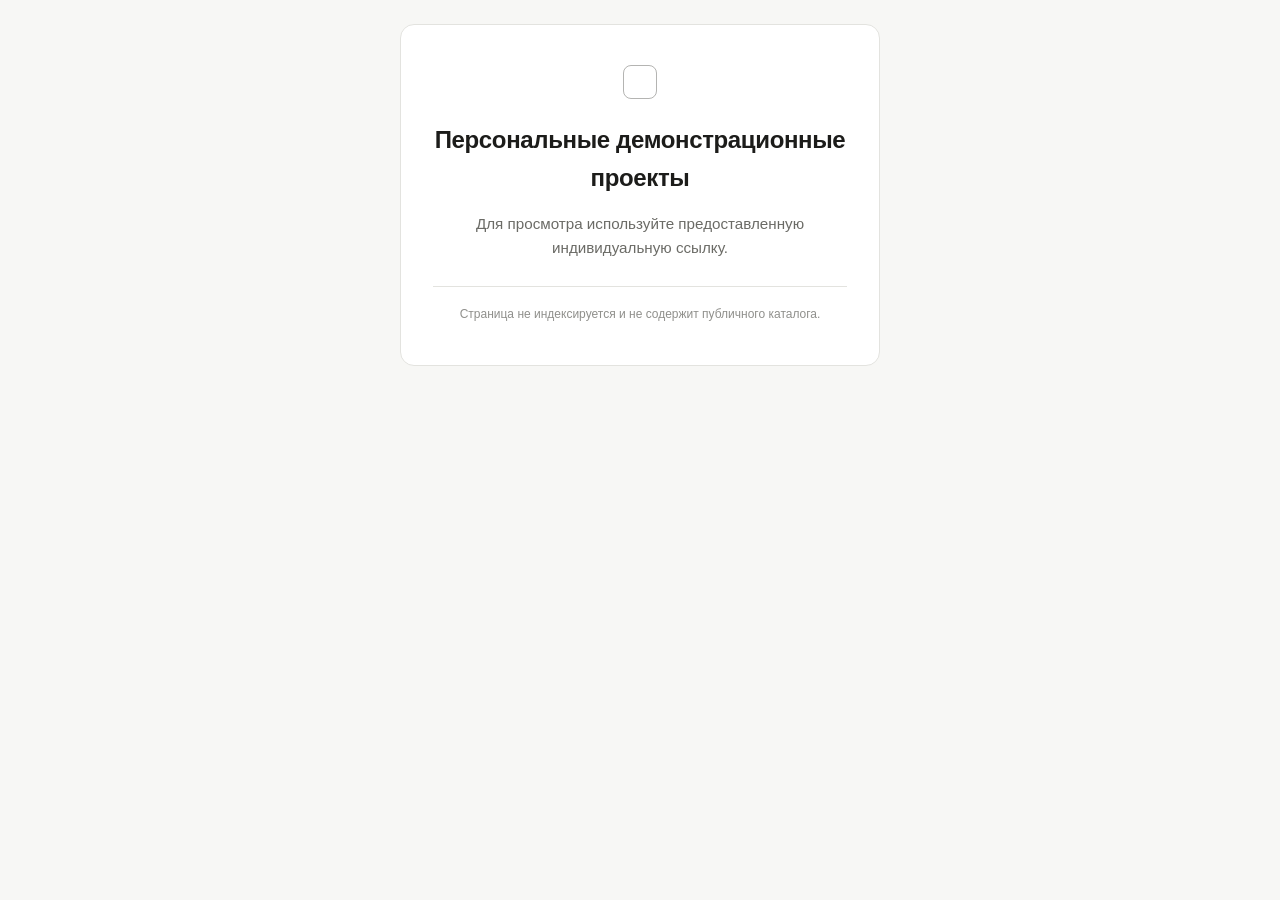
<file: docs/index.html>
<!DOCTYPE html>
<html lang="ru">
<head>
<meta charset="UTF-8">
<meta name="viewport" content="width=device-width, initial-scale=1">
<meta name="robots" content="noindex, nofollow, noarchive">
<meta name="googlebot" content="noindex, nofollow, noarchive">
<meta name="yandex" content="noindex, nofollow, noarchive">
<meta name="referrer" content="no-referrer">
<title>Персональные демонстрационные проекты</title>
<style>
  :root {
    --bg: #f7f7f5;
    --surface: #ffffff;
    --text: #1c1c1a;
    --muted: #6b6b66;
    --line: #e3e3df;
  }
  @media (prefers-color-scheme: dark) {
    :root {
      --bg: #131312;
      --surface: #1c1c1a;
      --text: #ededea;
      --muted: #9a9a94;
      --line: #2e2e2b;
    }
  }
  * { box-sizing: border-box; }
  html, body {
    margin: 0;
    padding: 0;
    min-height: 100%;
  }
  body {
    background: var(--bg);
    color: var(--text);
    font-family: -apple-system, BlinkMacSystemFont, "Segoe UI", Roboto,
                 "Helvetica Neue", Arial, sans-serif;
    line-height: 1.6;
    -webkit-font-smoothing: antialiased;
    display: flex;
    align-items: center;
    justify-content: center;
    padding: 24px;
  }
  main {
    background: var(--surface);
    border: 1px solid var(--line);
    border-radius: 14px;
    padding: 40px 32px;
    max-width: 480px;
    width: 100%;
    text-align: center;
  }
  .mark {
    width: 34px;
    height: 34px;
    margin: 0 auto 22px;
    border: 1.5px solid var(--muted);
    border-radius: 8px;
    opacity: 0.5;
  }
  h1 {
    font-size: 1.5rem;
    font-weight: 600;
    letter-spacing: -0.015em;
    margin: 0 0 14px;
  }
  p {
    color: var(--muted);
    font-size: 0.95rem;
    margin: 0;
  }
  .divider {
    height: 1px;
    background: var(--line);
    margin: 26px 0 18px;
  }
  .note {
    font-size: 0.75rem;
    color: var(--muted);
    opacity: 0.75;
  }
  @media (max-width: 420px) {
    main { padding: 32px 22px; }
    h1 { font-size: 1.3rem; }
  }
</style>
</head>
<body>
  <main>
    <div class="mark" aria-hidden="true"></div>
    <h1>Персональные демонстрационные проекты</h1>
    <p>Для просмотра используйте предоставленную индивидуальную ссылку.</p>
    <div class="divider"></div>
    <p class="note">Страница не индексируется и не содержит публичного каталога.</p>
  </main>
</body>
</html>
</file>
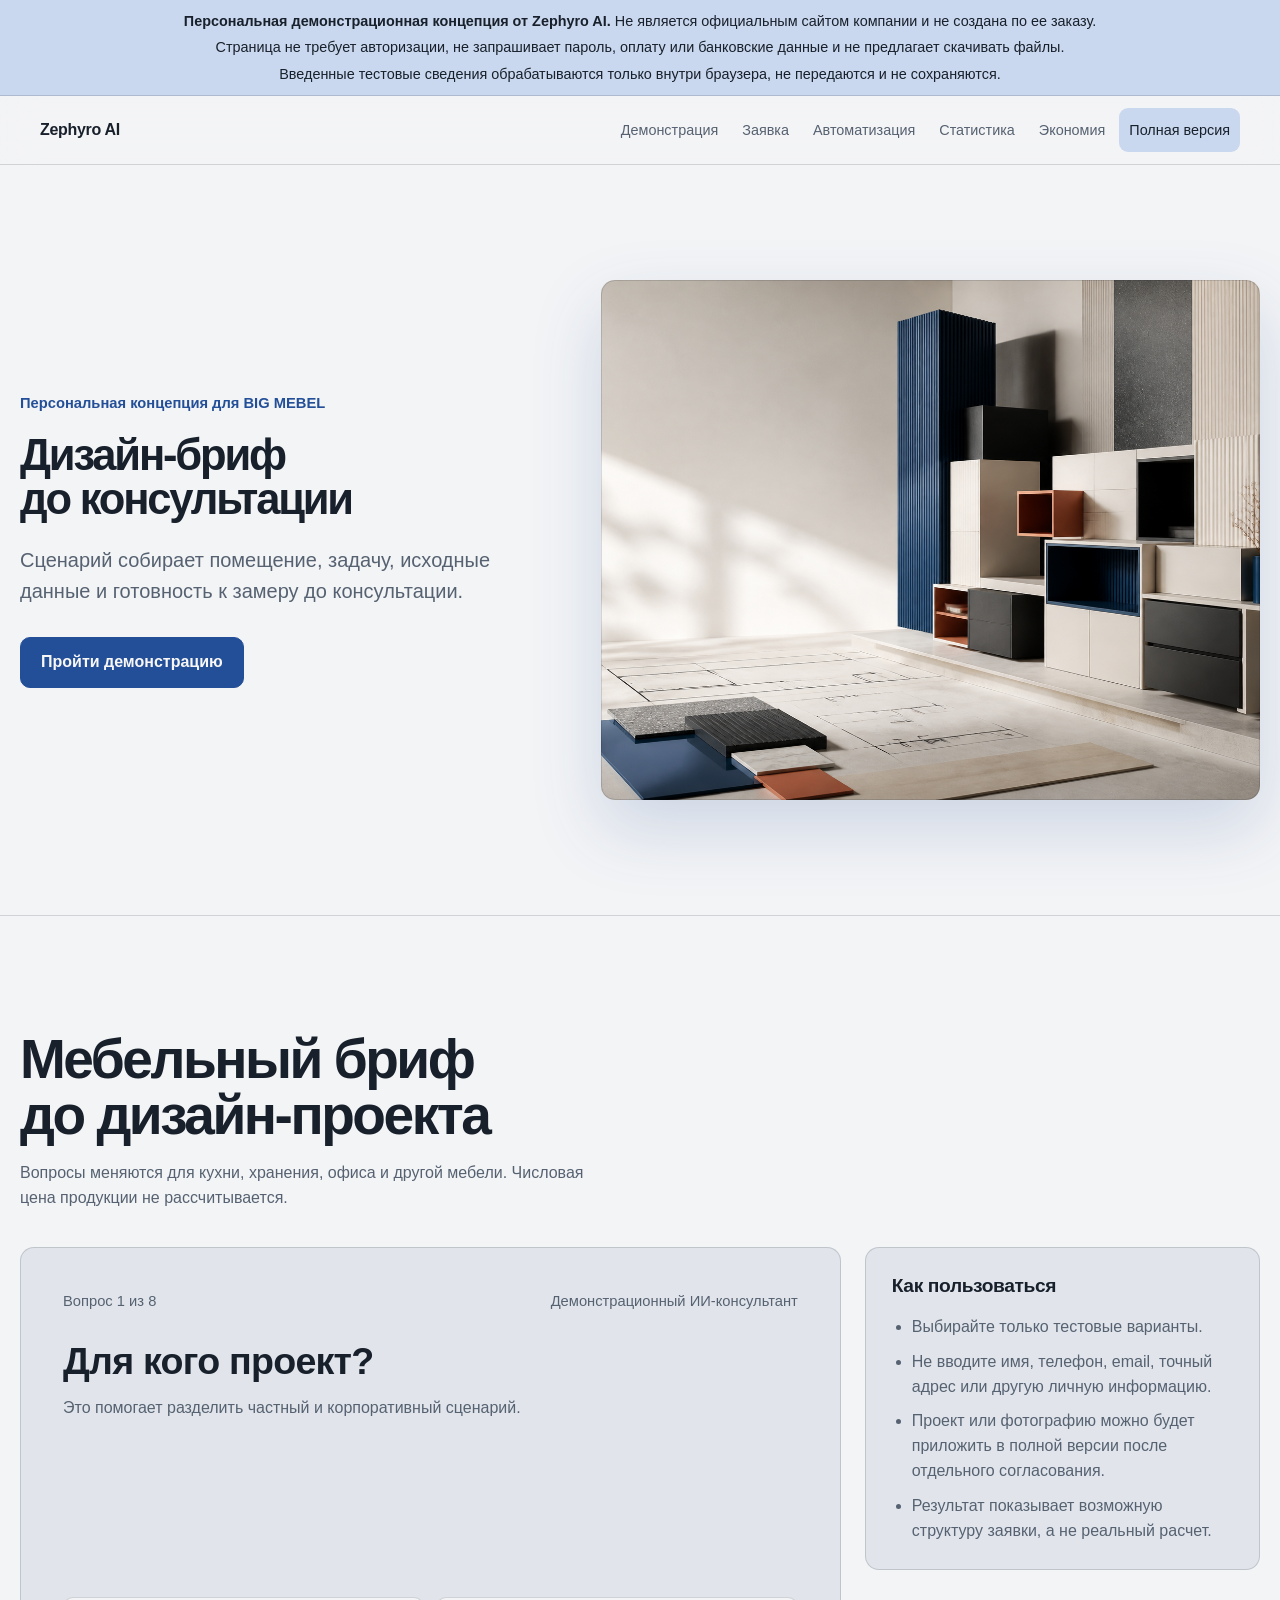
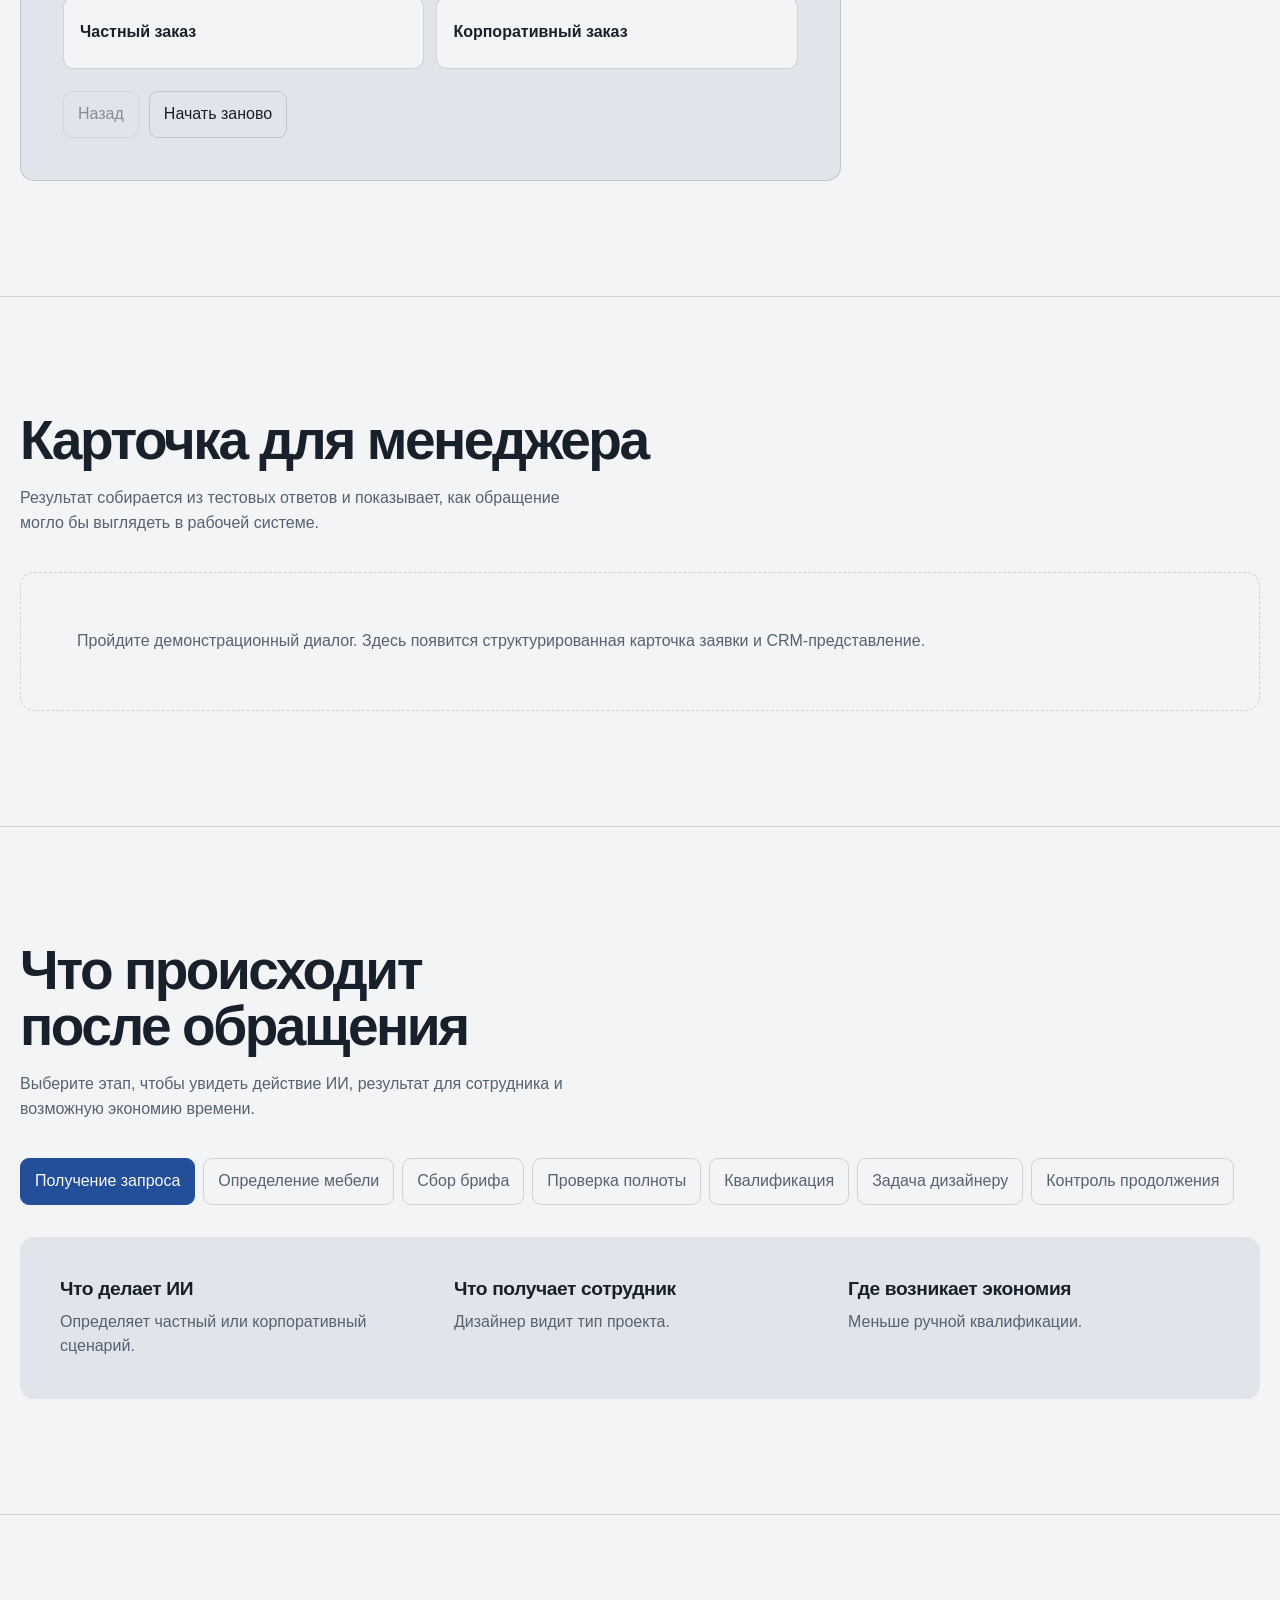
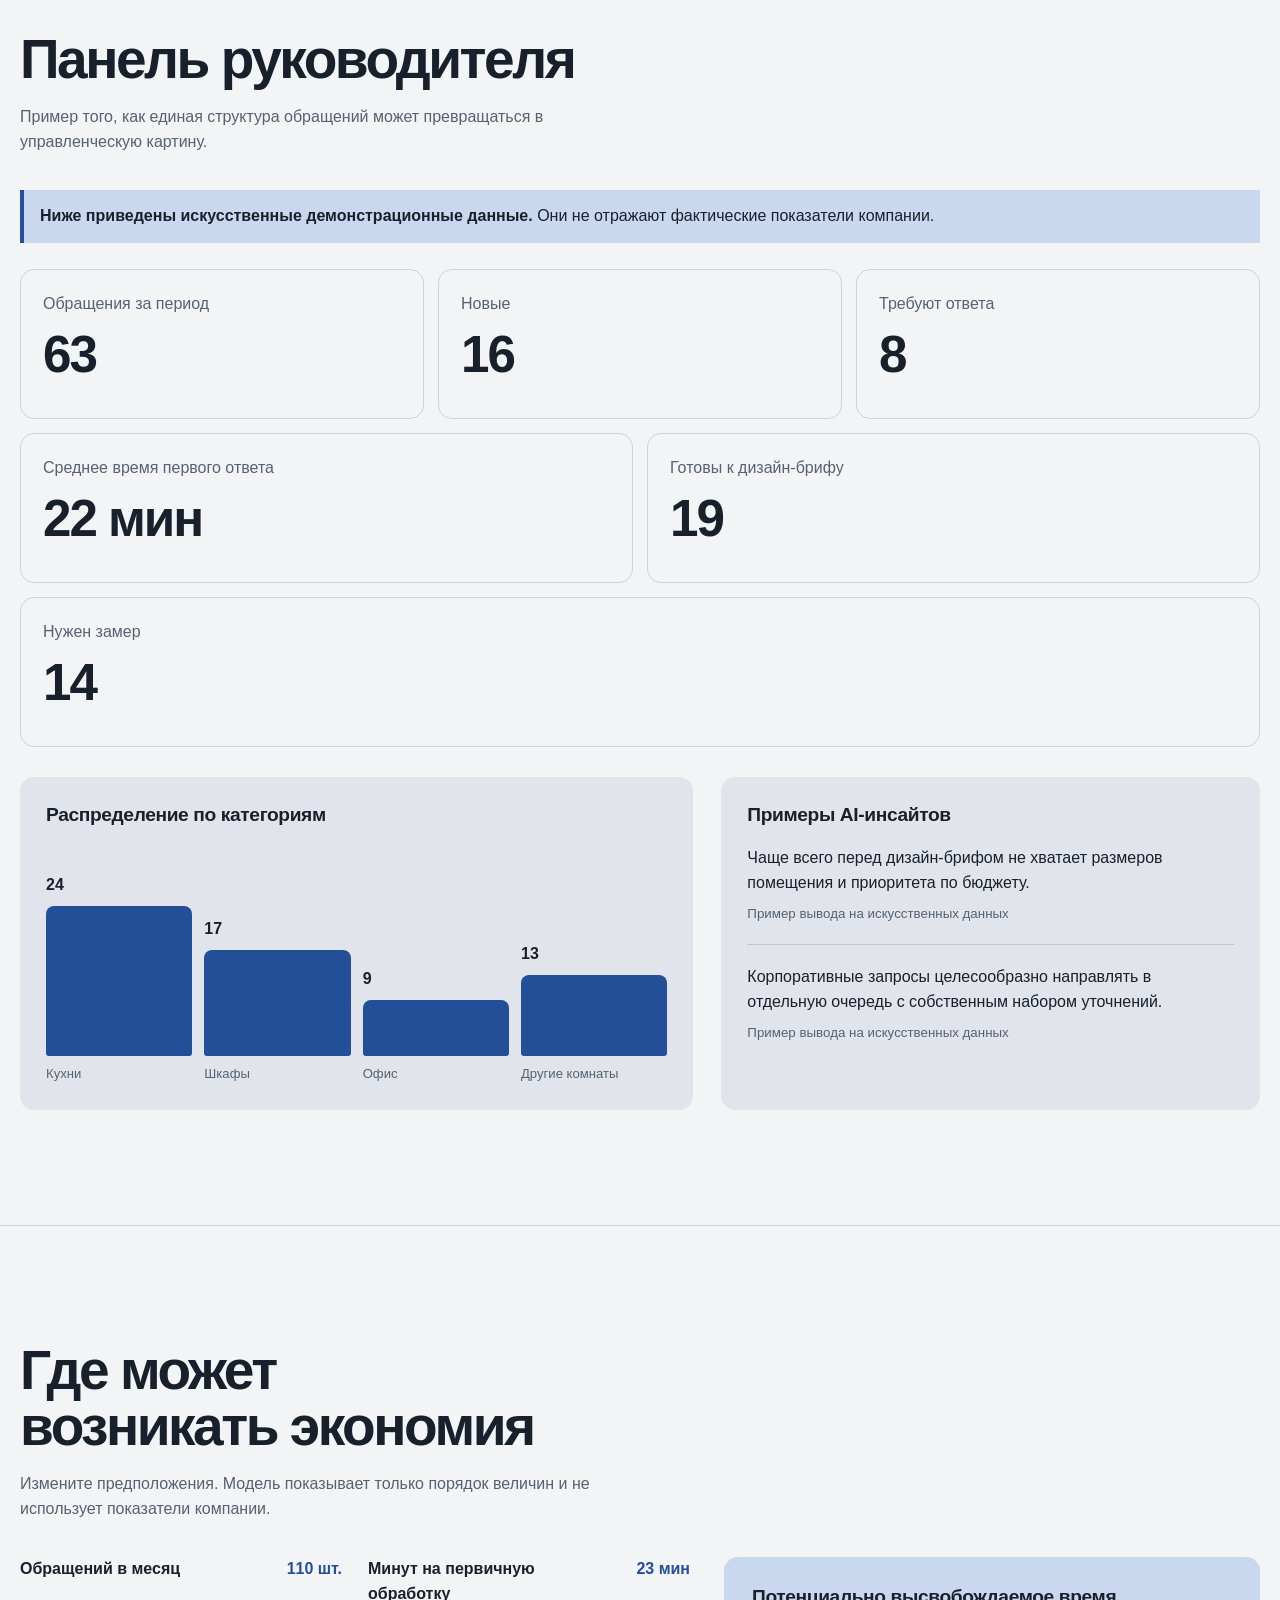
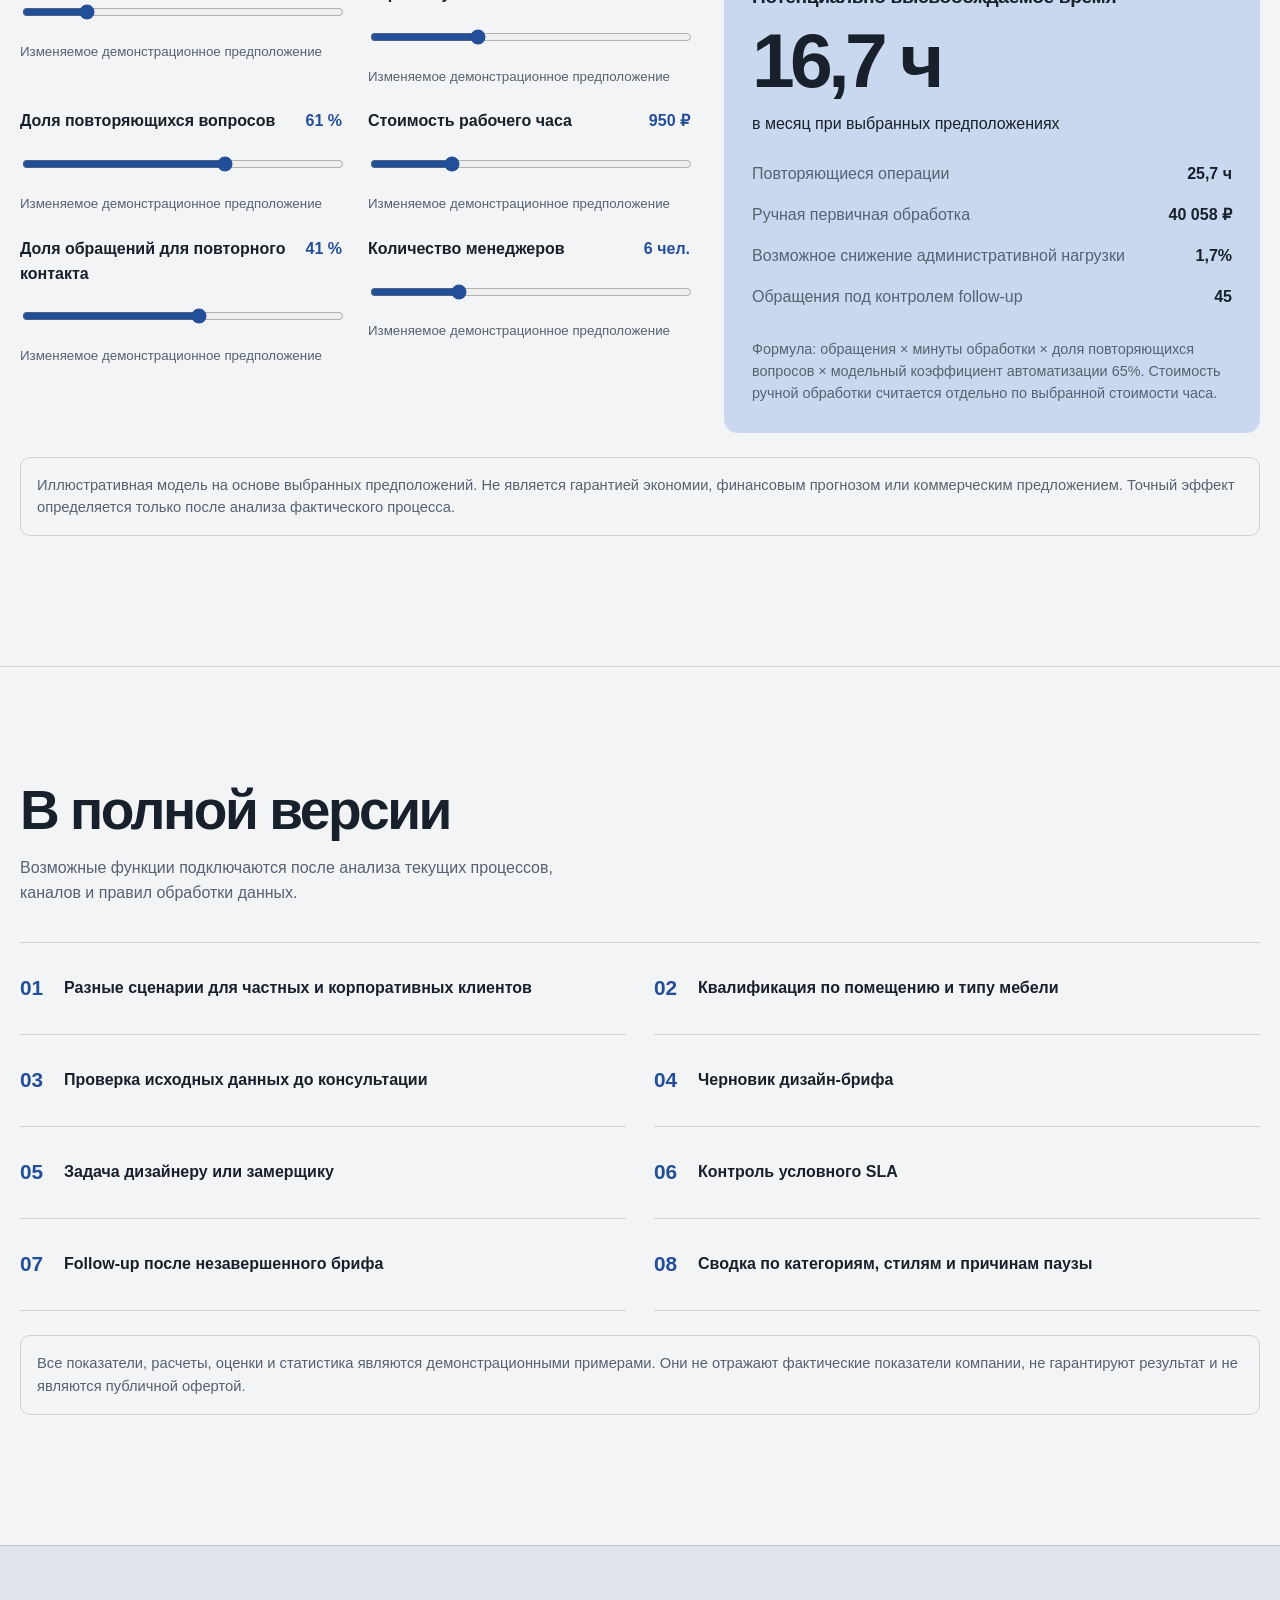
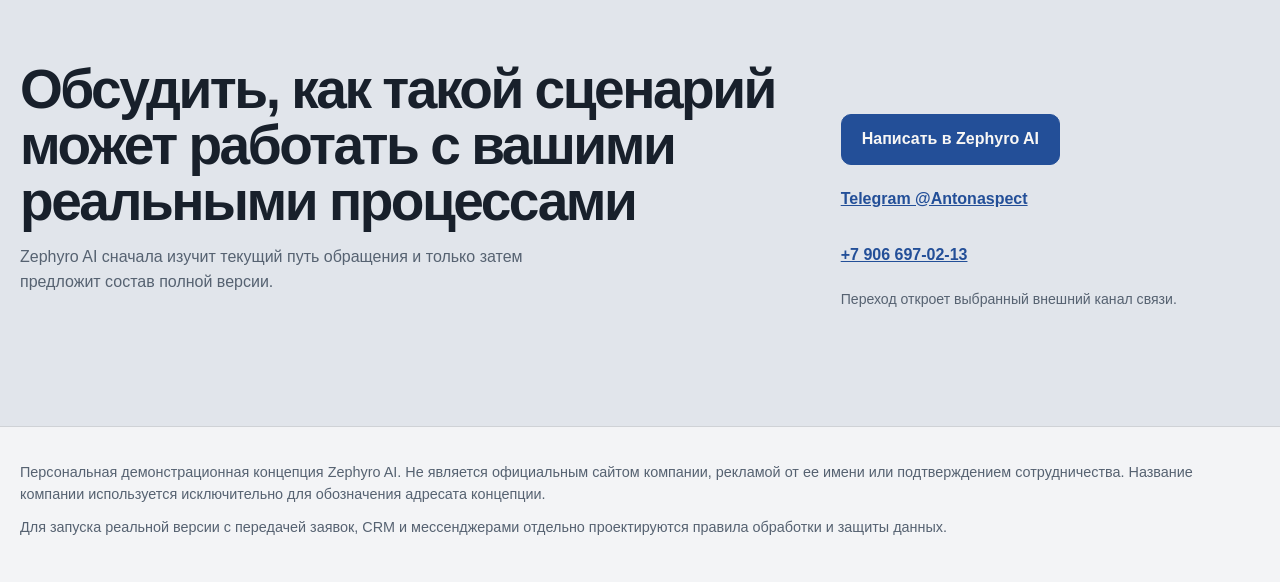
<file: docs/big-mebel-w9mxra/index.html>
<!doctype html>
<html lang="ru">
<head>
  <meta charset="UTF-8">
  <meta name="viewport" content="width=device-width, initial-scale=1">
  <meta name="robots" content="noindex, nofollow, noarchive">
  <meta name="googlebot" content="noindex, nofollow, noarchive">
  <meta name="yandex" content="noindex, nofollow, noarchive">
  <meta http-equiv="Content-Security-Policy" content="default-src 'none'; img-src 'self' data:; style-src 'unsafe-inline'; script-src 'unsafe-inline'; connect-src 'none'; font-src 'none'; media-src 'none'; object-src 'none'; frame-src 'none'; worker-src 'none'; manifest-src 'none'; base-uri 'none'; form-action 'none'">
  <meta name="referrer" content="no-referrer">
  <link rel="icon" href="[data-uri]">
  <title>BIG MEBEL | персональная концепция Zephyro AI</title>
  <style>
    :root {
      color-scheme: light dark;
      --surface: #f3f4f6; --surface-2: #e1e5eb; --ink: #18202b; --muted: #566271;
      --accent: #234f98; --accent-soft: #cad8ef; --on-accent: #f8f7f5;
      --line: color-mix(in srgb, var(--ink) 16%, transparent); --shadow: color-mix(in srgb, var(--accent) 18%, transparent);
      --radius: 14px; --max: 1240px; --nav-h: 68px;
    }
    @media (prefers-color-scheme: dark) {
      :root { --surface: #111721; --surface-2: #1b2634; --ink: #eef2f7; --muted: #b9c3cf; --accent: #8db4f2; --accent-soft: color-mix(in srgb, #8db4f2 18%, #1b2634); --on-accent: #111721; --line: color-mix(in srgb, var(--ink) 18%, transparent); --shadow: color-mix(in srgb, var(--accent) 18%, transparent); }
    }
    * { box-sizing: border-box; }
    html { scroll-behavior: smooth; }
    body { margin: 0; min-width: 320px; overflow-x: hidden; background: var(--surface); color: var(--ink); font-family: "Segoe UI Variable", "Segoe UI", Arial, sans-serif; font-size: 16px; line-height: 1.55; }
    button, input, a { font: inherit; }
    button, a { -webkit-tap-highlight-color: transparent; }
    a { color: inherit; }
    img { display: block; max-width: 100%; }
    .skip { position: fixed; left: 12px; top: -80px; z-index: 20; background: var(--ink); color: var(--surface); padding: 12px 16px; border-radius: var(--radius); }
    .skip:focus { top: 12px; }
    :focus-visible { outline: 3px solid var(--accent); outline-offset: 3px; }
    .demo-notice { padding: 10px 20px; background: var(--accent-soft); color: var(--ink); border-bottom: 1px solid var(--line); text-align: center; font-size: .9rem; }
    .demo-notice p { margin: 0 auto; max-width: 1100px; }
    .demo-notice p + p { margin-top: 4px; }
    .site-nav { position: sticky; top: 0; z-index: 10; min-height: var(--nav-h); border-bottom: 1px solid var(--line); background: color-mix(in srgb, var(--surface) 92%, transparent); backdrop-filter: blur(16px); }
    .nav-inner { max-width: var(--max); margin: 0 auto; padding: 0 20px; min-height: var(--nav-h); display: flex; align-items: center; gap: 24px; }
    .brand { min-height: 44px; display: inline-flex; align-items: center; font-weight: 780; letter-spacing: -.02em; white-space: nowrap; text-decoration: none; }
    .nav-links { display: flex; align-items: center; gap: 4px; overflow-x: auto; scrollbar-width: none; margin-left: auto; }
    .nav-links::-webkit-scrollbar { display: none; }
    .nav-links a { min-height: 44px; padding: 11px 10px; border-radius: 9px; text-decoration: none; color: var(--muted); white-space: nowrap; font-size: .9rem; }
    .nav-links a[aria-current="true"] { color: var(--ink); background: var(--accent-soft); }
    main { display: block; }
    .wrap { width: min(calc(100% - 40px), var(--max)); margin: 0 auto; }
    .hero { min-height: calc(100dvh - 150px); display: grid; grid-template-columns: minmax(0, .88fr) minmax(460px, 1.12fr); align-items: center; gap: clamp(28px, 5vw, 76px); padding-block: clamp(48px, 8vw, 88px); }
    .hero-copy { max-width: 650px; }
    .eyebrow { margin: 0 0 18px; color: var(--accent); font-weight: 720; font-size: .92rem; }
    h1, h2, h3 { text-wrap: balance; }
    h1 { margin: 0; font-size: clamp(2.55rem, 3.4vw, 3.8rem); line-height: 1.02; letter-spacing: -.05em; max-width: 20ch; }
    .hero-copy > p:not(.eyebrow) { max-width: 54ch; margin: 24px 0 30px; color: var(--muted); font-size: clamp(1.05rem, 1.8vw, 1.25rem); }
    .primary-link, .primary-button { display: inline-flex; align-items: center; justify-content: center; min-height: 48px; padding: 12px 20px; border: 1px solid var(--accent); border-radius: 10px; background: var(--accent); color: var(--on-accent); text-decoration: none; font-weight: 720; cursor: pointer; white-space: nowrap; transition: transform .18s ease, filter .18s ease; }
    .primary-link:hover, .primary-button:hover { filter: brightness(1.08); }
    .primary-link:active, .primary-button:active { transform: scale(.985); }
    .hero-visual { position: relative; min-height: 520px; margin: 0; border-radius: var(--radius); overflow: hidden; background: var(--surface-2); box-shadow: 0 28px 70px var(--shadow); }
    .hero-visual img { width: 100%; height: 100%; min-height: 520px; object-fit: cover; }
    .hero-visual::after { content: ""; position: absolute; inset: 0; pointer-events: none; border: 1px solid color-mix(in srgb, var(--ink) 15%, transparent); border-radius: inherit; }
    .section { padding-block: clamp(72px, 9vw, 118px); border-top: 1px solid var(--line); }
    .section-head { max-width: 760px; margin-bottom: 36px; }
    h2 { margin: 0; font-size: clamp(2.15rem, 4.3vw, 4.15rem); line-height: 1.02; letter-spacing: -.045em; }
    .section-head p { margin: 18px 0 0; color: var(--muted); max-width: 65ch; }
    h3 { margin: 0; font-size: 1.2rem; line-height: 1.2; letter-spacing: -.02em; }
    .assistant-shell { display: grid; grid-template-columns: minmax(0, 1.35fr) minmax(280px, .65fr); gap: 24px; align-items: start; }
    .assistant-panel, .context-panel { border-radius: var(--radius); border: 1px solid var(--line); background: var(--surface-2); }
    .assistant-panel { min-height: 500px; padding: clamp(22px, 4vw, 42px); display: flex; flex-direction: column; }
    .context-panel { padding: 26px; }
    .context-panel p, .context-panel li { color: var(--muted); }
    .context-panel ul { margin: 18px 0 0; padding-left: 20px; }
    .context-panel li + li { margin-top: 10px; }
    .progress-copy { display: flex; justify-content: space-between; gap: 16px; color: var(--muted); font-size: .92rem; margin-bottom: 26px; }
    .question { min-height: 330px; display: flex; flex-direction: column; }
    .question h3 { font-size: clamp(1.55rem, 3vw, 2.35rem); max-width: 22ch; }
    .question-helper { margin: 12px 0 24px; color: var(--muted); max-width: 62ch; }
    .option-grid { display: grid; grid-template-columns: repeat(2, minmax(0, 1fr)); gap: 12px; margin-top: auto; }
    .option { min-height: 72px; text-align: left; border: 1px solid var(--line); border-radius: 10px; padding: 14px 16px; background: var(--surface); color: var(--ink); cursor: pointer; transition: border-color .18s ease, transform .18s ease, background .18s ease; }
    .option:hover { border-color: var(--accent); background: var(--accent-soft); }
    .option:active { transform: scale(.985); }
    .option[aria-pressed="true"] { border-color: var(--accent); background: var(--accent-soft); }
    .option strong { display: block; }
    .option small { display: block; margin-top: 4px; color: var(--muted); }
    .dialog-actions { display: flex; flex-wrap: wrap; gap: 10px; margin-top: 22px; }
    .secondary-button { min-height: 44px; padding: 10px 14px; border: 1px solid var(--line); border-radius: 9px; background: transparent; color: var(--ink); cursor: pointer; }
    .secondary-button:hover { border-color: var(--accent); }
    .secondary-button:active { transform: scale(.985); }
    .secondary-button:disabled { opacity: .45; cursor: not-allowed; }
    .inline-error { margin: 14px 0 0; padding: 12px 14px; border-left: 4px solid var(--accent); background: var(--accent-soft); }
    .skeleton { display: grid; gap: 14px; min-height: 330px; align-content: center; }
    .skeleton span { display: block; height: 18px; border-radius: 8px; background: color-mix(in srgb, var(--ink) 10%, transparent); }
    .skeleton span:nth-child(1) { width: 64%; height: 34px; }
    .skeleton span:nth-child(2) { width: 82%; }
    .skeleton span:nth-child(3) { width: 46%; }
    .application-empty { border: 1px dashed var(--line); border-radius: var(--radius); padding: clamp(28px, 5vw, 56px); color: var(--muted); }
    .application-grid { display: grid; grid-template-columns: minmax(0, .9fr) minmax(0, 1.1fr); gap: 34px; }
    .qualification { padding: 28px; border-radius: var(--radius); background: var(--accent-soft); }
    .qualification-label { margin: 0 0 8px; color: var(--muted); }
    .qualification strong { font-size: clamp(2rem, 5vw, 4.2rem); line-height: 1; letter-spacing: -.05em; }
    .qualification p:last-child { margin-bottom: 0; }
    .field-grid { display: grid; grid-template-columns: repeat(2, minmax(0, 1fr)); gap: 18px 28px; margin: 0; }
    .field-grid div { min-width: 0; }
    .field-grid dt { color: var(--muted); font-size: .88rem; }
    .field-grid dd { margin: 5px 0 0; font-weight: 680; overflow-wrap: anywhere; }
    .crm-block { margin-top: 36px; padding-top: 30px; border-top: 1px solid var(--line); }
    .crm-block h3 { margin-bottom: 20px; }
    .crm-grid { display: grid; grid-template-columns: repeat(4, minmax(0, 1fr)); gap: 12px; }
    .crm-cell { min-height: 110px; padding: 16px; border-radius: 10px; background: var(--surface-2); }
    .crm-cell span { display: block; color: var(--muted); font-size: .82rem; }
    .crm-cell strong { display: block; margin-top: 8px; overflow-wrap: anywhere; }
    .road-tabs { display: flex; gap: 8px; overflow-x: auto; padding-bottom: 8px; scrollbar-width: thin; }
    .road-tab { min-height: 46px; padding: 10px 14px; white-space: nowrap; border: 1px solid var(--line); border-radius: 9px; background: transparent; color: var(--muted); cursor: pointer; }
    .road-tab[aria-selected="true"] { background: var(--accent); border-color: var(--accent); color: var(--on-accent); }
    .road-panel { display: grid; grid-template-columns: repeat(3, minmax(0, 1fr)); gap: 22px; margin-top: 24px; padding: clamp(24px, 4vw, 40px); border-radius: var(--radius); background: var(--surface-2); }
    .road-panel p { margin: 10px 0 0; color: var(--muted); }
    .synthetic-note { padding: 14px 16px; border-left: 4px solid var(--accent); background: var(--accent-soft); margin-bottom: 26px; }
    .metric-grid { display: grid; grid-template-columns: repeat(12, minmax(0, 1fr)); gap: 14px; margin: 0; }
    .metric { grid-column: span 4; min-height: 150px; padding: 22px; border-radius: var(--radius); border: 1px solid var(--line); }
    .metric:nth-child(4), .metric:nth-child(5) { grid-column: span 6; }
    .metric:nth-child(6) { grid-column: span 12; }
    .metric dt { color: var(--muted); }
    .metric dd { margin: 12px 0 0; font-size: clamp(2rem, 4vw, 3.5rem); line-height: 1; font-weight: 780; letter-spacing: -.04em; }
    .dashboard-lower { display: grid; grid-template-columns: minmax(0, 1fr) minmax(280px, .8fr); gap: 28px; margin-top: 30px; }
    .bar-chart, .insights { padding: 26px; border-radius: var(--radius); background: var(--surface-2); }
    .bars { height: 230px; display: flex; align-items: end; gap: 12px; margin-top: 28px; }
    .bar-item { flex: 1; min-width: 0; display: grid; gap: 8px; align-content: end; height: 100%; }
    .bar { min-height: 8px; border-radius: 8px 8px 3px 3px; background: var(--accent); }
    .bar-item strong, .bar-item span { overflow-wrap: anywhere; }
    .bar-item span { color: var(--muted); font-size: .82rem; }
    .insight { margin-top: 20px; padding-top: 20px; border-top: 1px solid var(--line); }
    .insight:first-of-type { border-top: 0; padding-top: 0; }
    .insight p { margin: 0; }
    .insight small { display: block; margin-top: 8px; color: var(--muted); }
    .savings-layout { display: grid; grid-template-columns: minmax(0, 1fr) minmax(320px, .8fr); gap: 34px; align-items: start; }
    .controls { display: grid; grid-template-columns: repeat(2, minmax(0, 1fr)); gap: 22px 26px; }
    .control label { display: flex; justify-content: space-between; gap: 16px; font-weight: 670; }
    .control output { color: var(--accent); white-space: nowrap; }
    .control input[type="range"] { width: 100%; min-height: 44px; margin-top: 8px; accent-color: var(--accent); cursor: pointer; }
    .control small { display: block; color: var(--muted); }
    .savings-output { position: sticky; top: calc(var(--nav-h) + 22px); padding: 28px; border-radius: var(--radius); background: var(--accent-soft); }
    .saving-main { margin: 18px 0 4px; font-size: clamp(2.5rem, 6vw, 5.3rem); line-height: .9; font-weight: 790; letter-spacing: -.06em; }
    .saving-list { margin: 26px 0 0; display: grid; gap: 16px; }
    .saving-list div { display: flex; justify-content: space-between; gap: 20px; }
    .saving-list dt { color: var(--muted); }
    .saving-list dd { margin: 0; text-align: right; font-weight: 700; }
    .formula { margin: 28px 0 0; color: var(--muted); font-size: .9rem; }
    .legal-note { margin-top: 24px; padding: 16px; border: 1px solid var(--line); border-radius: 10px; color: var(--muted); font-size: .92rem; }
    .feature-map { display: grid; grid-template-columns: repeat(2, minmax(0, 1fr)); gap: 0 28px; border-top: 1px solid var(--line); }
    .feature { min-height: 92px; display: flex; align-items: center; gap: 16px; border-bottom: 1px solid var(--line); }
    .feature strong { color: var(--accent); font-size: 1.3rem; min-width: 28px; }
    .feature span { font-weight: 650; }
    .contact-section { background: var(--surface-2); }
    .contact-layout { display: grid; grid-template-columns: minmax(0, 1.3fr) minmax(260px, .7fr); gap: 42px; align-items: end; }
    .contact-layout p { color: var(--muted); max-width: 62ch; }
    .contact-actions { display: grid; gap: 12px; justify-items: start; }
    .contact-actions a:not(.primary-link) { min-height: 44px; display: inline-flex; align-items: center; color: var(--accent); font-weight: 680; }
    .external-note { font-size: .88rem; color: var(--muted); }
    footer { border-top: 1px solid var(--line); padding: 34px 20px 44px; color: var(--muted); font-size: .9rem; }
    footer p { max-width: var(--max); margin: 0 auto; }
    footer p + p { margin-top: 10px; }
    .reveal-on-view { opacity: 1; transform: none; }
    @media (prefers-reduced-motion: no-preference) {
      html { scroll-behavior: smooth; }
      .reveal-on-view { opacity: 0; transform: translateY(18px); transition: opacity .6s cubic-bezier(.16,1,.3,1), transform .6s cubic-bezier(.16,1,.3,1); }
      .reveal-on-view.is-visible { opacity: 1; transform: none; }
      .skeleton span { animation: pulse 1s ease-in-out infinite alternate; }
      @keyframes pulse { to { opacity: .45; } }
    }
    @media (max-width: 1020px) {
      .hero { grid-template-columns: 1fr; min-height: auto; }
      .hero-copy { max-width: 760px; }
      .hero-visual, .hero-visual img { min-height: 420px; }
      .assistant-shell, .application-grid, .savings-layout, .contact-layout { grid-template-columns: 1fr; }
      .context-panel { order: -1; }
      .crm-grid { grid-template-columns: repeat(2, minmax(0, 1fr)); }
      .savings-output { position: static; }
    }
    @media (max-width: 767px) {
      .demo-notice { padding-inline: 14px; text-align: left; }
      .nav-inner { padding-inline: 16px; gap: 12px; }
      .brand { font-size: .92rem; }
      .nav-links { margin-left: 0; }
      .wrap { width: min(calc(100% - 32px), var(--max)); }
      .hero { padding-block: 44px 58px; gap: 28px; }
      h1 { font-size: clamp(2.55rem, 12vw, 4.1rem); }
      .hero-visual, .hero-visual img { min-height: 320px; }
      .section { padding-block: 68px; }
      .assistant-panel { padding: 20px; min-height: 530px; }
      .option-grid, .field-grid, .controls, .feature-map { grid-template-columns: 1fr; }
      .option { min-height: 62px; }
      .crm-grid { grid-template-columns: 1fr; }
      .road-panel { grid-template-columns: 1fr; }
      .metric { grid-column: span 12 !important; min-height: 120px; }
      .dashboard-lower { grid-template-columns: 1fr; }
      .bars { height: 200px; gap: 8px; }
      .bar-item span { font-size: .74rem; }
      .saving-list div { display: block; }
      .saving-list dd { text-align: left; margin-top: 4px; }
      .contact-actions { justify-items: stretch; }
      .contact-actions .primary-link { width: 100%; }
    }
    @media (prefers-reduced-motion: reduce) {
      *, *::before, *::after { scroll-behavior: auto !important; animation: none !important; transition-duration: .01ms !important; }
    }
  </style>
</head>
<body>
  <a class="skip" href="#main">Перейти к содержимому</a>
  <aside class="demo-notice" aria-label="Предупреждение о демонстрации">
    <p><strong>Персональная демонстрационная концепция от Zephyro AI.</strong> Не является официальным сайтом компании и не создана по ее заказу.</p>
    <p>Страница не требует авторизации, не запрашивает пароль, оплату или банковские данные и не предлагает скачивать файлы.</p>
    <p>Введенные тестовые сведения обрабатываются только внутри браузера, не передаются и не сохраняются.</p>
  </aside>
  <nav class="site-nav" aria-label="Разделы демонстрации">
    <div class="nav-inner">
      <a class="brand" href="#top">Zephyro AI</a>
      <div class="nav-links">
        <a href="#assistant">Демонстрация</a><a href="#application">Заявка</a><a href="#automation">Автоматизация</a><a href="#statistics">Статистика</a><a href="#savings">Экономия</a><a href="#full">Полная версия</a>
      </div>
    </div>
  </nav>
  <main id="main">
    <section class="hero wrap" id="top">
      <div class="hero-copy reveal-on-view">
        <p class="eyebrow">Персональная концепция для BIG MEBEL</p>
        <h1>Дизайн-бриф до консультации</h1>
        <p>Сценарий собирает помещение, задачу, исходные данные и готовность к замеру до консультации.</p>
        <a class="primary-link" href="#assistant">Пройти демонстрацию</a>
      </div>
      <figure class="hero-visual reveal-on-view">
        <img src="./assets/hero.png" width="1536" height="1024" alt="Абстрактная композиция из мебельных модулей, материалов и плана помещения" fetchpriority="high">
      </figure>
    </section>

    <section class="section" id="assistant">
      <div class="wrap reveal-on-view">
        <header class="section-head"><h2>Мебельный бриф до дизайн-проекта</h2><p>Вопросы меняются для кухни, хранения, офиса и другой мебели. Числовая цена продукции не рассчитывается.</p></header>
        <div class="assistant-shell">
          <div class="assistant-panel" aria-live="polite">
            <div class="progress-copy"><span id="progressText">Подготовка сценария</span><span>Демонстрационный ИИ-консультант</span></div>
            <div id="questionStage"></div>
            <p class="inline-error" id="assistantError" hidden>Сценарий не удалось обновить. Нажмите «Начать заново» и повторите выбор.</p>
            <div class="dialog-actions"><button class="secondary-button" id="backButton" type="button">Назад</button><button class="secondary-button" id="resetButton" type="button">Начать заново</button></div>
          </div>
          <aside class="context-panel">
            <h3>Как пользоваться</h3>
            <ul>
              <li>Выбирайте только тестовые варианты.</li>
              <li>Не вводите имя, телефон, email, точный адрес или другую личную информацию.</li>
              <li>Проект или фотографию можно будет приложить в полной версии после отдельного согласования.</li>
              <li>Результат показывает возможную структуру заявки, а не реальный расчет.</li>
            </ul>
          </aside>
        </div>
      </div>
    </section>

    <section class="section" id="application">
      <div class="wrap reveal-on-view">
        <header class="section-head"><h2>Карточка для менеджера</h2><p>Результат собирается из тестовых ответов и показывает, как обращение могло бы выглядеть в рабочей системе.</p></header>
        <div id="applicationContent" class="application-empty">Пройдите демонстрационный диалог. Здесь появится структурированная карточка заявки и CRM-представление.</div>
      </div>
    </section>

    <section class="section" id="automation">
      <div class="wrap reveal-on-view">
        <header class="section-head"><h2>Что происходит после обращения</h2><p>Выберите этап, чтобы увидеть действие ИИ, результат для сотрудника и возможную экономию времени.</p></header>
        <div class="road-tabs" id="roadTabs" role="tablist" aria-label="Этапы автоматической обработки"></div>
        <div class="road-panel" id="roadPanel" role="tabpanel" tabindex="0"></div>
      </div>
    </section>

    <section class="section" id="statistics">
      <div class="wrap reveal-on-view">
        <header class="section-head"><h2>Панель руководителя</h2><p>Пример того, как единая структура обращений может превращаться в управленческую картину.</p></header>
        <p class="synthetic-note"><strong>Ниже приведены искусственные демонстрационные данные.</strong> Они не отражают фактические показатели компании.</p>
        <dl class="metric-grid" id="metricGrid"></dl>
        <div class="dashboard-lower">
          <div class="bar-chart"><h3>Распределение по категориям</h3><div class="bars" id="barChart" role="img"></div></div>
          <aside class="insights"><h3>Примеры AI-инсайтов</h3><div id="insightList"></div></aside>
        </div>
      </div>
    </section>

    <section class="section" id="savings">
      <div class="wrap reveal-on-view">
        <header class="section-head"><h2>Где может возникать экономия</h2><p>Измените предположения. Модель показывает только порядок величин и не использует показатели компании.</p></header>
        <div class="savings-layout">
          <div class="controls" id="savingControls"></div>
          <aside class="savings-output" aria-live="polite">
            <h3>Потенциально высвобождаемое время</h3>
            <p class="saving-main"><span id="freedHours">0</span> ч</p>
            <p>в месяц при выбранных предположениях</p>
            <dl class="saving-list">
              <div><dt>Повторяющиеся операции</dt><dd id="repeatHours">0 ч</dd></div>
              <div><dt>Ручная первичная обработка</dt><dd id="manualCost">0 ₽</dd></div>
              <div><dt>Возможное снижение административной нагрузки</dt><dd id="adminShare">0%</dd></div>
              <div><dt>Обращения под контролем follow-up</dt><dd id="followCount">0</dd></div>
            </dl>
            <p class="formula">Формула: обращения × минуты обработки × доля повторяющихся вопросов × модельный коэффициент автоматизации 65%. Стоимость ручной обработки считается отдельно по выбранной стоимости часа.</p>
          </aside>
        </div>
        <p class="legal-note">Иллюстративная модель на основе выбранных предположений. Не является гарантией экономии, финансовым прогнозом или коммерческим предложением. Точный эффект определяется только после анализа фактического процесса.</p>
      </div>
    </section>

    <section class="section" id="full">
      <div class="wrap reveal-on-view">
        <header class="section-head"><h2>В полной версии</h2><p>Возможные функции подключаются после анализа текущих процессов, каналов и правил обработки данных.</p></header>
        <div class="feature-map" id="featureMap"></div>
        <p class="legal-note">Все показатели, расчеты, оценки и статистика являются демонстрационными примерами. Они не отражают фактические показатели компании, не гарантируют результат и не являются публичной офертой.</p>
      </div>
    </section>

    <section class="section contact-section" id="contact">
      <div class="wrap contact-layout reveal-on-view">
        <div><h2>Обсудить, как такой сценарий может работать с вашими реальными процессами</h2><p>Zephyro AI сначала изучит текущий путь обращения и только затем предложит состав полной версии.</p></div>
        <div class="contact-actions">
          <a class="primary-link" href="mailto:zephyro.aiagency@gmail.com" rel="noopener noreferrer nofollow">Написать в Zephyro AI</a>
          <a href="https://t.me/Antonaspect" target="_blank" rel="noopener noreferrer nofollow">Telegram @Antonaspect</a>
          <a href="tel:+79066970213" rel="noopener noreferrer nofollow">+7 906 697-02-13</a>
          <span class="external-note">Переход откроет выбранный внешний канал связи.</span>
        </div>
      </div>
    </section>
  </main>
  <footer>
    <p>Персональная демонстрационная концепция Zephyro AI. Не является официальным сайтом компании, рекламой от ее имени или подтверждением сотрудничества. Название компании используется исключительно для обозначения адресата концепции.</p>
    <p>Для запуска реальной версии с передачей заявок, CRM и мессенджерами отдельно проектируются правила обработки и защиты данных.</p>
  </footer>
  <script id="scenarioData" type="application/json">{"id":"client-008","slug":"big-mebel-w9mxra","company":"BIG MEBEL","sourceUrl":"https://bigmebel-nsk.ru/","extraSourceUrl":"https://bigmebel-nsk.ru/kak-zakazat/","region":"Новосибирск и область","image":"exec-a758388f-3d7c-4366-97bf-0b43eccc26de.png","imageAlt":"Абстрактная композиция из мебельных модулей, материалов и плана помещения","heroTitle":"Дизайн-бриф до консультации","heroText":"Сценарий собирает помещение, задачу, исходные данные и готовность к замеру до консультации.","scenarioName":"Мебельный бриф до дизайн-проекта","scenarioIntro":"Вопросы меняются для кухни, хранения, офиса и другой мебели. Числовая цена продукции не рассчитывается.","accent":"#234f98","accentSoft":"#cad8ef","accentDark":"#8db4f2","surface":"#f3f4f6","surface2":"#e1e5eb","ink":"#18202b","muted":"#566271","darkSurface":"#111721","darkSurface2":"#1b2634","darkInk":"#eef2f7","darkMuted":"#b9c3cf","department":"Дизайнер-консультант","completeAction":"Передать дизайнеру бриф и подготовить вопросы к замеру","summaryLead":"Запрос на мебель по индивидуальным размерам","facts":["Официальный сайт перечисляет кухни, шкафы, двери и мебель для разных помещений, включая офис.","На сайте предлагаются замер, проект и визуализация, доставка и установка; есть быстрый расчет и формы связи.","Страница «Как заказать» описывает заявку, замер или удаленную схему, дизайн-проект, выбор материалов, договор, производство, доставку и установку."],"hypothesis":"Такой сценарий может быть полезен, когда до консультации дизайнеру нужно понять помещение, вид мебели, стиль, исходные данные и готовность к замеру.","doNotUse":"Не использовать реальные заявки, средний чек, конверсию, внутренние сроки, CRM, состав команды, партнеров и финансовые показатели.","questions":[{"id":"clientType","prompt":"Для кого проект?","helper":"Это помогает разделить частный и корпоративный сценарий.","options":[{"value":"private","label":"Частный заказ","detail":""},{"value":"business","label":"Корпоративный заказ","detail":""}]},{"id":"room","prompt":"Для какого помещения нужна мебель?","helper":"Выберите основное пространство.","options":[{"value":"kitchen","label":"Кухня","detail":""},{"value":"storage","label":"Шкаф или гардеробная","detail":""},{"value":"office","label":"Офис или коммерческое помещение","detail":""},{"value":"other","label":"Другая комната","detail":""}]},{"id":"furniture","prompt":"Какой результат важнее?","helper":"Можно выбрать ближайшую задачу.","options":[{"value":"set","label":"Комплект мебели","detail":""},{"value":"single","label":"Один предмет","detail":""},{"value":"builtIn","label":"Встроенное решение","detail":""},{"value":"zoning","label":"Хранение и зонирование","detail":""}]},{"id":"kitchenLayout","prompt":"Какая компоновка кухни рассматривается?","helper":"Вопрос показывается для кухни.","options":[{"value":"straight","label":"Прямая","detail":""},{"value":"corner","label":"Угловая","detail":""},{"value":"u","label":"П-образная","detail":""},{"value":"unknown","label":"Нужна рекомендация","detail":""}],"showIf":{"room":["kitchen"]}},{"id":"storageGoal","prompt":"Что важнее в системе хранения?","helper":"Вопрос для шкафов, офиса и других помещений.","options":[{"value":"capacity","label":"Максимальная вместимость","detail":""},{"value":"display","label":"Открытые и закрытые зоны","detail":""},{"value":"ergonomics","label":"Удобство ежедневного доступа","detail":""},{"value":"unknown","label":"Нужна рекомендация","detail":""}],"showIf":{"room":["storage","office","other"]}},{"id":"inputs","prompt":"Какие исходные материалы уже есть?","helper":"Не загружайте реальные планы или фотографии.","options":[{"value":"measurements","label":"Есть размеры помещения","detail":""},{"value":"design","label":"Есть дизайн-проект","detail":""},{"value":"rough","label":"Есть только ориентиры","detail":""},{"value":"none","label":"Нужен замер и консультация","detail":""}]},{"id":"style","prompt":"Какое направление ближе?","helper":"Это пожелание, а не ограничение каталога.","options":[{"value":"minimal","label":"Спокойный современный","detail":""},{"value":"warm","label":"Теплый натуральный","detail":""},{"value":"contrast","label":"Контрастный графичный","detail":""},{"value":"unknown","label":"Нужно подобрать","detail":""}]},{"id":"budget","prompt":"Как определен бюджет проекта?","helper":"Числовую цену в демонстрации мы не запрашиваем.","options":[{"value":"approved","label":"Диапазон уже определен","detail":""},{"value":"options","label":"Нужно сравнить варианты","detail":""},{"value":"afterDesign","label":"Определится после проекта","detail":""},{"value":"unknown","label":"Пока не определен","detail":""}]},{"id":"timing","prompt":"Когда планируется следующий шаг?","helper":"Это не обещание срока производства.","options":[{"value":"month","label":"В течение месяца","detail":""},{"value":"quarter","label":"В течение 1-3 месяцев","detail":""},{"value":"later","label":"Позже","detail":""},{"value":"unknown","label":"Срок не определен","detail":""}]},{"id":"service","prompt":"Какой объем сопровождения нужен?","helper":"Демонстрация не создает реальную запись.","options":[{"value":"full","label":"Замер, проект, доставка и сборка","detail":""},{"value":"design","label":"Замер и дизайн-проект","detail":""},{"value":"production","label":"Изготовление по готовому проекту","detail":""},{"value":"unknown","label":"Нужно уточнить","detail":""}]}],"summaryFields":[["Тип заказа","clientType"],["Помещение","room"],["Тип мебели","furniture"],["Компоновка или задача",["kitchenLayout","storageGoal"]],["Исходные данные","inputs"],["Стиль","style"],["Бюджет","budget"],["Срок","timing"],["Сопровождение","service"]],"required":["clientType","room","furniture","inputs","style","budget","timing","service"],"unknownValues":["unknown"],"hotTimings":["month"],"roadmap":[{"name":"Получение запроса","ai":"Определяет частный или корпоративный сценарий.","staff":"Дизайнер видит тип проекта.","saving":"Меньше ручной квалификации."},{"name":"Определение мебели","ai":"Уточняет помещение, категорию и основную задачу.","staff":"Заявка попадает в подходящую очередь.","saving":"Меньше перенаправлений."},{"name":"Сбор брифа","ai":"Спрашивает о размерах, стиле, бюджете и сопровождении.","staff":"Получает контекст до консультации.","saving":"Меньше повторяющихся вопросов."},{"name":"Проверка полноты","ai":"Отмечает отсутствие замеров или решения по бюджету.","staff":"Видит, что уточнить первым.","saving":"Меньше неполных дизайн-брифов."},{"name":"Квалификация","ai":"Показывает демонстрационный статус готовности.","staff":"Понимает причину статуса.","saving":"Проще выбрать следующий шаг."},{"name":"Задача дизайнеру","ai":"Формирует черновик карточки и задачи.","staff":"Дизайнер получает готовое резюме.","saving":"Меньше ручного переноса."},{"name":"Контроль продолжения","ai":"Моделирует follow-up и управленческую сводку.","staff":"Руководитель видит искусственные данные.","saving":"Меньше забытых повторных касаний."}],"metrics":[["Обращения за период","63"],["Новые","16"],["Требуют ответа","8"],["Среднее время первого ответа","22 мин"],["Готовы к дизайн-брифу","19"],["Нужен замер","14"]],"chart":[["Кухни",24],["Шкафы",17],["Офис",9],["Другие комнаты",13]],"insights":["Чаще всего перед дизайн-брифом не хватает размеров помещения и приоритета по бюджету.","Корпоративные запросы целесообразно направлять в отдельную очередь с собственным набором уточнений."],"savings":{"inquiries":110,"minutes":23,"repeat":61,"hourCost":950,"follow":41,"managers":6},"fullFeatures":["Разные сценарии для частных и корпоративных клиентов","Квалификация по помещению и типу мебели","Проверка исходных данных до консультации","Черновик дизайн-брифа","Задача дизайнеру или замерщику","Контроль условного SLA","Follow-up после незавершенного брифа","Сводка по категориям, стилям и причинам паузы"],"contact":{"email":"zephyro.aiagency@gmail.com","phone":"+79066970213","phoneLabel":"+7 906 697-02-13","telegram":"@Antonaspect","telegramUrl":"https://t.me/Antonaspect"}}</script>
  <script>
    (() => {
      'use strict';
      const scenario = JSON.parse(document.getElementById('scenarioData').textContent);
      const reducedMotion = matchMedia('(prefers-reduced-motion: reduce)').matches;
      const answers = {};
      let cursor = 0;
      let completed = false;
      let transitionLock = false;
      const stage = document.getElementById('questionStage');
      const progressText = document.getElementById('progressText');
      const backButton = document.getElementById('backButton');
      const resetButton = document.getElementById('resetButton');
      const assistantError = document.getElementById('assistantError');

      const visibleQuestions = () => scenario.questions.filter((question) => {
        if (!question.showIf) return true;
        return Object.entries(question.showIf).every(([field, allowed]) => answers[field] && allowed.includes(answers[field].value));
      });

      const answerText = (field) => {
        const ids = Array.isArray(field) ? field : [field];
        const item = ids.map((id) => answers[id]).find(Boolean);
        return item ? item.label : 'Требует уточнения';
      };

      const pruneHiddenAnswers = () => {
        const visibleIds = new Set(visibleQuestions().map((question) => question.id));
        Object.keys(answers).forEach((id) => { if (!visibleIds.has(id)) delete answers[id]; });
      };

      const showSkeleton = () => {
        stage.innerHTML = '<div class="skeleton" aria-label="Обновление сценария"><span></span><span></span><span></span></div>';
      };

      const renderQuestion = () => {
        try {
          assistantError.hidden = true;
          const questions = visibleQuestions();
          if (completed || cursor >= questions.length) {
            completed = true;
            renderCompletion();
            renderApplication();
            return;
          }
          const question = questions[cursor];
          progressText.textContent = 'Вопрос ' + (cursor + 1) + ' из ' + questions.length;
          backButton.disabled = cursor === 0;
          const options = question.options.map((option) => {
            const selected = answers[question.id] && answers[question.id].value === option.value;
            return '<button class="option" type="button" data-value="' + option.value + '" aria-pressed="' + selected + '"><strong>' + option.label + '</strong>' + (option.detail ? '<small>' + option.detail + '</small>' : '') + '</button>';
          }).join('');
          stage.innerHTML = '<div class="question"><h3>' + question.prompt + '</h3><p class="question-helper">' + question.helper + '</p><div class="option-grid">' + options + '</div></div>';
          stage.querySelectorAll('.option').forEach((button) => {
            button.addEventListener('click', () => chooseAnswer(question, button));
            button.addEventListener('keydown', (event) => {
              if (!['Enter', ' '].includes(event.key)) return;
              event.preventDefault();
              button.click();
            });
          });
        } catch (error) {
          assistantError.hidden = false;
          transitionLock = false;
        }
      };

      const chooseAnswer = (question, button) => {
        if (transitionLock) return;
        transitionLock = true;
        stage.querySelectorAll('button').forEach((item) => { item.disabled = true; });
        const option = question.options.find((item) => item.value === button.dataset.value);
        answers[question.id] = { value: option.value, label: option.label };
        pruneHiddenAnswers();
        cursor += 1;
        showSkeleton();
        const finish = () => { transitionLock = false; renderQuestion(); };
        if (reducedMotion) finish(); else setTimeout(finish, 160);
      };

      const renderCompletion = () => {
        const count = Object.keys(answers).length;
        progressText.textContent = 'Сценарий завершен';
        backButton.disabled = false;
        stage.innerHTML = '<div class="question"><h3>Карточка заявки сформирована</h3><p class="question-helper">Система собрала ' + count + ' тестовых параметров. Результат доступен в следующем разделе.</p><a class="primary-link" href="#application">Посмотреть карточку</a></div>';
      };

      const qualification = () => {
        const known = scenario.required.filter((id) => answers[id] && !scenario.unknownValues.includes(answers[id].value)).length;
        const completeness = Math.round((known / scenario.required.length) * 100);
        const timingField = scenario.timingField || 'timing';
        const timing = answers[timingField] ? answers[timingField].value : '';
        const missing = scenario.required.filter((id) => !answers[id] || scenario.unknownValues.includes(answers[id].value));
        if (completeness >= 78 && scenario.hotTimings.includes(timing)) return { label: 'Горячая', completeness, missing, reason: 'Основные параметры выбраны, а следующий шаг обозначен как близкий.' };
        if (completeness >= 58) return { label: 'Теплая', completeness, missing, reason: 'Контекст понятен, но перед передачей специалисту остаются уточнения.' };
        return { label: 'Требует уточнения', completeness, missing, reason: 'Для следующего шага пока не хватает нескольких обязательных параметров.' };
      };

      const renderApplication = () => {
        const result = qualification();
        const missingLabels = result.missing.map((id) => {
          const item = scenario.questions.find((question) => question.id === id);
          return item ? item.prompt.replace(/[?]$/, '') : id;
        });
        const readiness = Math.min(88, 38 + Math.round(result.completeness * .5) + (result.label === 'Горячая' ? 6 : result.label === 'Теплая' ? 2 : 0));
        const fields = scenario.summaryFields.map(([label, field]) => '<div><dt>' + label + '</dt><dd>' + answerText(field) + '</dd></div>').join('');
        const nextTask = missingLabels.length ? 'Уточнить: ' + missingLabels.slice(0, 2).join(', ') : scenario.completeAction;
        const note = scenario.summaryLead + '. Полнота тестовых данных: ' + result.completeness + '%.';
        document.getElementById('applicationContent').className = '';
        document.getElementById('applicationContent').innerHTML = '<div class="application-grid"><aside class="qualification"><p class="qualification-label">Демонстрационная оценка на основе выбранных ответов</p><strong>' + result.label + '</strong><p>' + result.reason + '</p><p><b>Полнота данных:</b> ' + result.completeness + '%</p><p><b>Недостающие сведения:</b> ' + (missingLabels.length ? missingLabels.join('; ') : 'основные поля заполнены') + '</p></aside><dl class="field-grid">' + fields + '</dl></div><div class="crm-block"><h3>Как карточка могла бы выглядеть в CRM</h3><div class="crm-grid"><div class="crm-cell"><span>Источник</span><strong>Демонстрационный сценарий на странице</strong></div><div class="crm-cell"><span>Этап</span><strong>Первичная квалификация</strong></div><div class="crm-cell"><span>Ответственный отдел</span><strong>' + scenario.department + '</strong></div><div class="crm-cell"><span>SLA первого ответа</span><strong>Демонстрационное правило: 2 рабочих часа</strong></div><div class="crm-cell"><span>Следующая задача</span><strong>' + nextTask + '</strong></div><div class="crm-cell"><span>Заметка ИИ</span><strong>' + note + '</strong></div><div class="crm-cell"><span>Демонстрационный индекс готовности</span><strong>' + readiness + ' из 100</strong></div><div class="crm-cell"><span>Приоритет</span><strong>' + result.label + ', только как пример</strong></div></div></div>';
      };

      backButton.addEventListener('click', () => {
        if (transitionLock) return;
        if (completed) { completed = false; cursor = Math.max(0, visibleQuestions().length - 1); renderQuestion(); return; }
        cursor = Math.max(0, cursor - 1);
        renderQuestion();
      });

      resetButton.addEventListener('click', () => {
        Object.keys(answers).forEach((key) => delete answers[key]);
        cursor = 0; completed = false; transitionLock = false;
        document.getElementById('applicationContent').className = 'application-empty';
        document.getElementById('applicationContent').textContent = 'Пройдите демонстрационный диалог. Здесь появится структурированная карточка заявки и CRM-представление.';
        renderQuestion();
        stage.focus({ preventScroll: true });
      });

      const renderRoad = (index) => {
        const item = scenario.roadmap[index];
        document.querySelectorAll('.road-tab').forEach((button, buttonIndex) => {
          button.setAttribute('aria-selected', buttonIndex === index ? 'true' : 'false');
          button.tabIndex = buttonIndex === index ? 0 : -1;
        });
        document.getElementById('roadPanel').innerHTML = '<div><h3>Что делает ИИ</h3><p>' + item.ai + '</p></div><div><h3>Что получает сотрудник</h3><p>' + item.staff + '</p></div><div><h3>Где возникает экономия</h3><p>' + item.saving + '</p></div>';
      };

      const roadTabs = document.getElementById('roadTabs');
      scenario.roadmap.forEach((item, index) => {
        const button = document.createElement('button');
        button.type = 'button'; button.className = 'road-tab'; button.role = 'tab'; button.textContent = item.name;
        button.setAttribute('aria-selected', index === 0 ? 'true' : 'false'); button.tabIndex = index === 0 ? 0 : -1;
        button.addEventListener('click', () => renderRoad(index));
        button.addEventListener('keydown', (event) => {
          if (!['ArrowLeft', 'ArrowRight'].includes(event.key)) return;
          event.preventDefault();
          const direction = event.key === 'ArrowRight' ? 1 : -1;
          const next = (index + direction + scenario.roadmap.length) % scenario.roadmap.length;
          renderRoad(next); roadTabs.children[next].focus();
        });
        roadTabs.appendChild(button);
      });
      renderRoad(0);

      document.getElementById('metricGrid').innerHTML = scenario.metrics.map(([label, value]) => '<div class="metric"><dt>' + label + '</dt><dd>' + value + '</dd></div>').join('');
      const maxBar = Math.max(...scenario.chart.map((item) => item[1]));
      const barChart = document.getElementById('barChart');
      barChart.setAttribute('aria-label', 'Искусственное распределение: ' + scenario.chart.map((item) => item[0] + ' ' + item[1]).join(', '));
      barChart.innerHTML = scenario.chart.map(([label, value]) => '<div class="bar-item"><strong>' + value + '</strong><div class="bar" style="height:' + Math.max(8, Math.round((value / maxBar) * 150)) + 'px"></div><span>' + label + '</span></div>').join('');
      document.getElementById('insightList').innerHTML = scenario.insights.map((text) => '<div class="insight"><p>' + text + '</p><small>Пример вывода на искусственных данных</small></div>').join('');
      document.getElementById('featureMap').innerHTML = scenario.fullFeatures.map((text, index) => '<div class="feature"><strong>' + String(index + 1).padStart(2, '0') + '</strong><span>' + text + '</span></div>').join('');

      const ranges = [
        ['inquiries', 'Обращений в месяц', 20, 500, 10, 'шт.'], ['minutes', 'Минут на первичную обработку', 5, 60, 1, 'мин'],
        ['repeat', 'Доля повторяющихся вопросов', 10, 90, 1, '%'], ['hourCost', 'Стоимость рабочего часа', 300, 3000, 50, '₽'],
        ['follow', 'Доля обращений для повторного контакта', 5, 70, 1, '%'], ['managers', 'Количество менеджеров', 1, 20, 1, 'чел.']
      ];
      const savingState = { ...scenario.savings };
      const controls = document.getElementById('savingControls');
      ranges.forEach(([id, label, min, max, step, suffix]) => {
        const wrapper = document.createElement('div'); wrapper.className = 'control';
        wrapper.innerHTML = '<label for="saving-' + id + '"><span>' + label + '</span><output id="output-' + id + '">' + savingState[id] + ' ' + suffix + '</output></label><input id="saving-' + id + '" type="range" min="' + min + '" max="' + max + '" step="' + step + '" value="' + savingState[id] + '" aria-describedby="saving-help-' + id + '"><small id="saving-help-' + id + '">Изменяемое демонстрационное предположение</small>';
        const input = wrapper.querySelector('input');
        input.addEventListener('input', () => { savingState[id] = Number(input.value); document.getElementById('output-' + id).textContent = input.value + ' ' + suffix; calculateSavings(); });
        controls.appendChild(wrapper);
      });

      const currency = new Intl.NumberFormat('ru-RU', { maximumFractionDigits: 0 });
      const calculateSavings = () => {
        const totalHours = savingState.inquiries * savingState.minutes / 60;
        const repeatHours = totalHours * savingState.repeat / 100;
        const freed = repeatHours * .65;
        const manualCost = totalHours * savingState.hourCost;
        const adminShare = Math.min(100, freed / (savingState.managers * 160) * 100);
        const followCount = savingState.inquiries * savingState.follow / 100;
        document.getElementById('freedHours').textContent = freed.toFixed(1).replace('.', ',');
        document.getElementById('repeatHours').textContent = repeatHours.toFixed(1).replace('.', ',') + ' ч';
        document.getElementById('manualCost').textContent = currency.format(manualCost) + ' ₽';
        document.getElementById('adminShare').textContent = adminShare.toFixed(1).replace('.', ',') + '%';
        document.getElementById('followCount').textContent = Math.round(followCount);
      };
      calculateSavings();

      const observedSections = ['assistant', 'application', 'automation', 'statistics', 'savings', 'full'];
      const navLinks = [...document.querySelectorAll('.nav-links a')];
      const navObserver = new IntersectionObserver((entries) => {
        entries.filter((entry) => entry.isIntersecting).sort((a, b) => b.intersectionRatio - a.intersectionRatio).slice(0, 1).forEach((entry) => {
          navLinks.forEach((link) => link.setAttribute('aria-current', link.getAttribute('href') === '#' + entry.target.id ? 'true' : 'false'));
        });
      }, { rootMargin: '-20% 0px -60% 0px', threshold: [0, .2, .6] });
      observedSections.forEach((id) => navObserver.observe(document.getElementById(id)));

      const revealObserver = new IntersectionObserver((entries, observer) => {
        entries.forEach((entry) => { if (entry.isIntersecting) { entry.target.classList.add('is-visible'); observer.unobserve(entry.target); } });
      }, { threshold: .08 });
      document.querySelectorAll('.reveal-on-view').forEach((item) => revealObserver.observe(item));
      renderQuestion();
    })();
  </script>
</body>
</html>
</file>
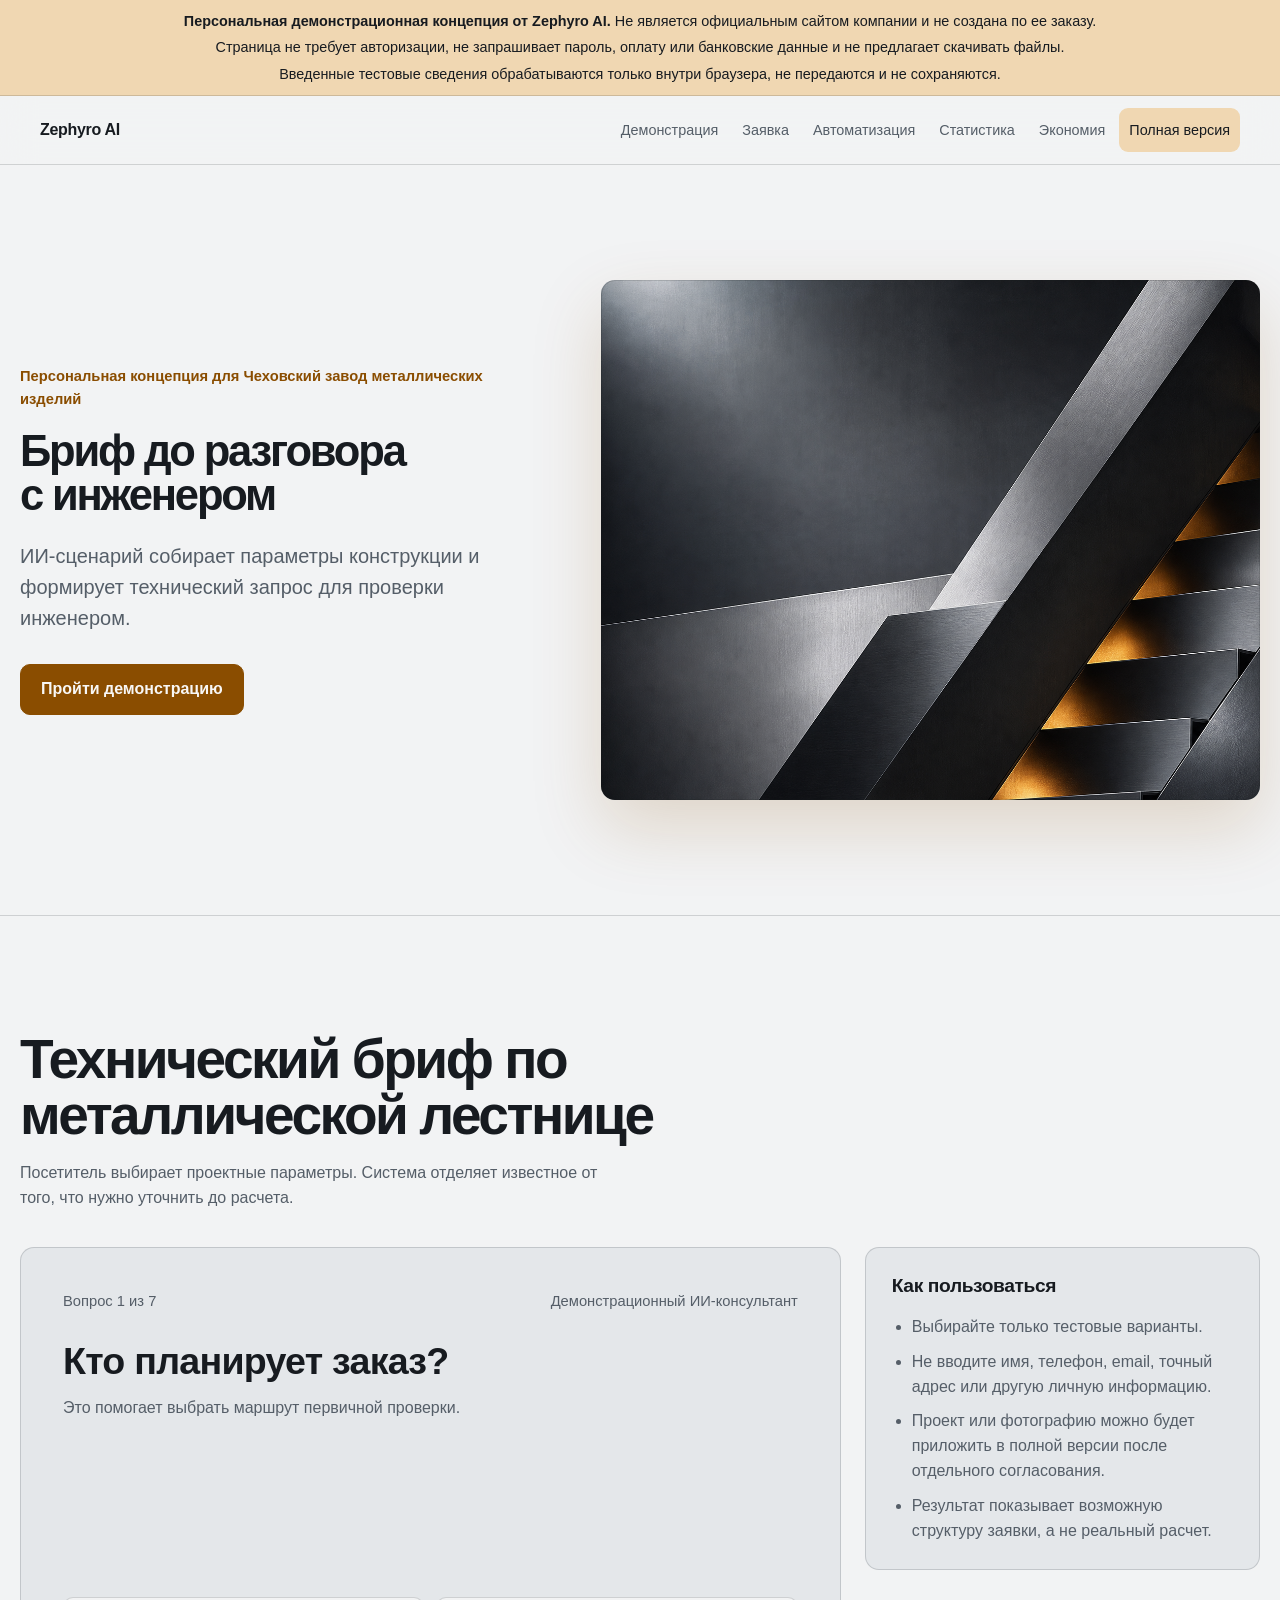
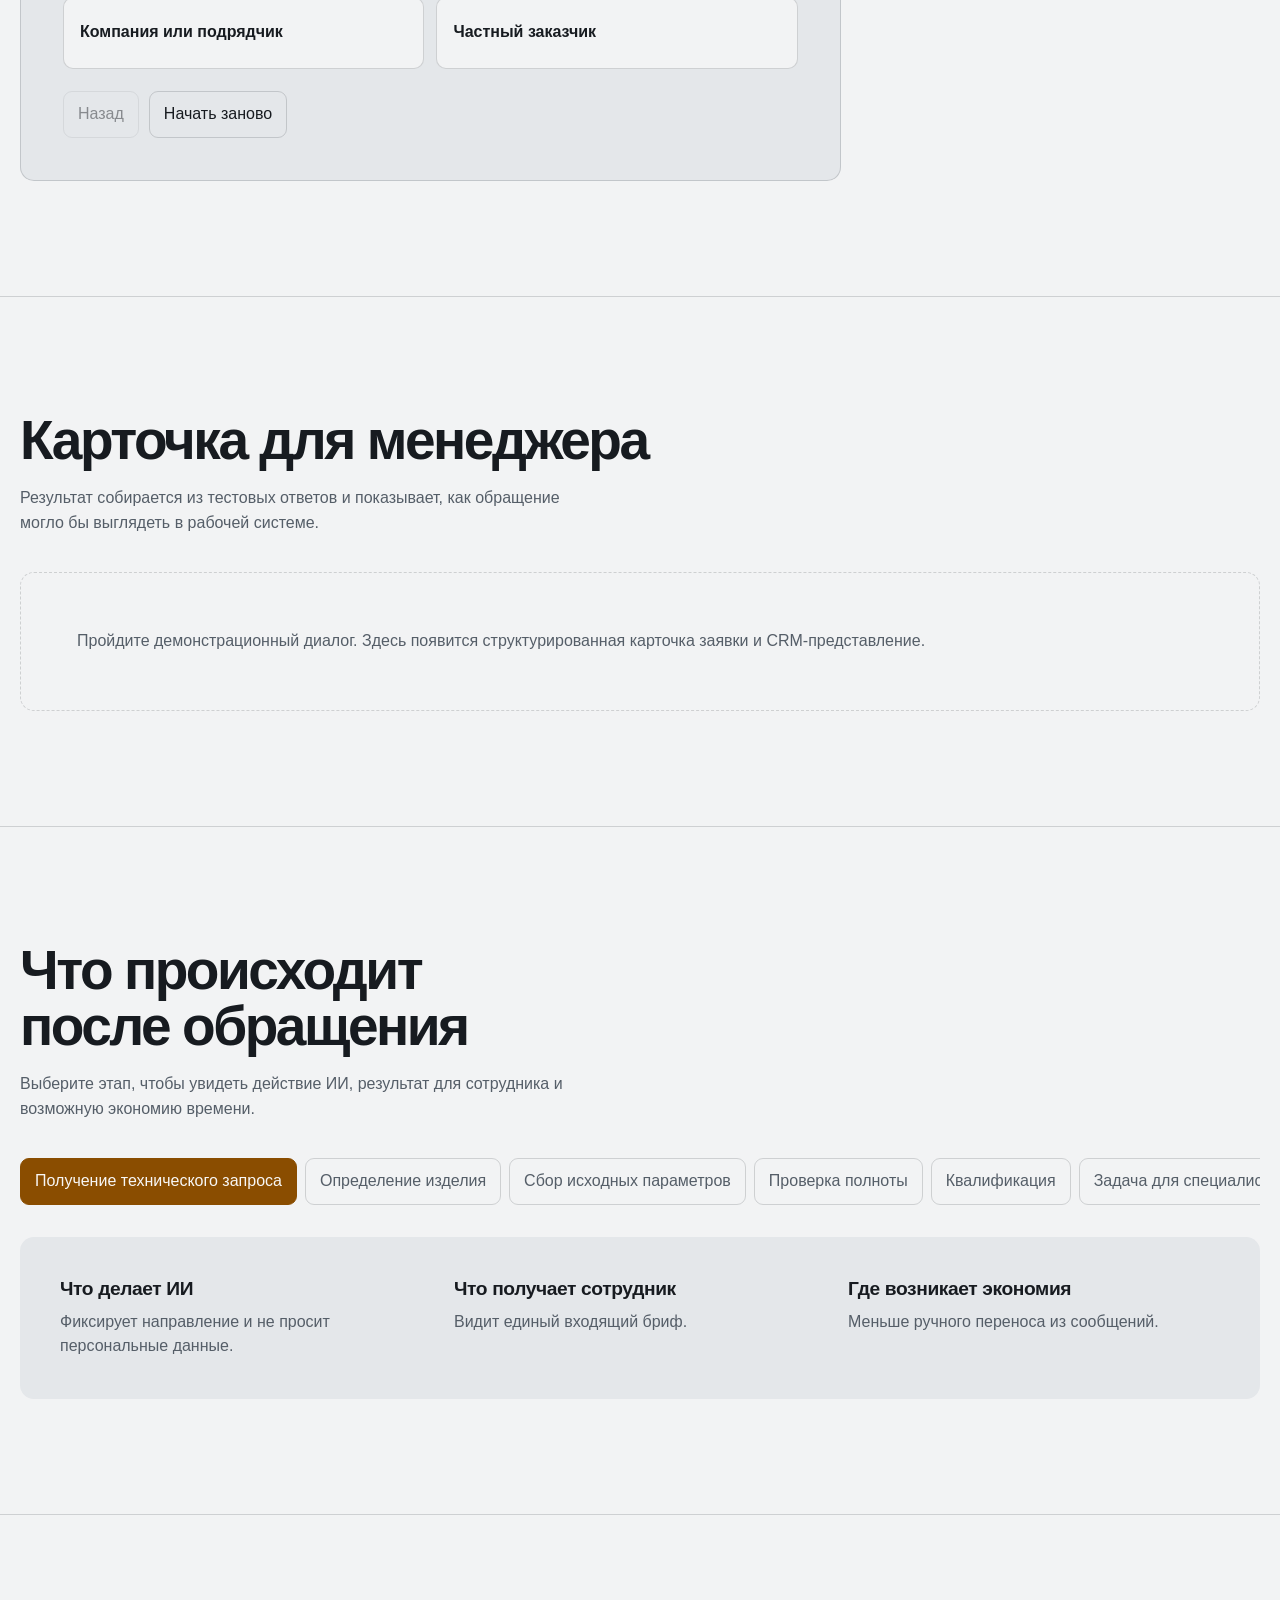
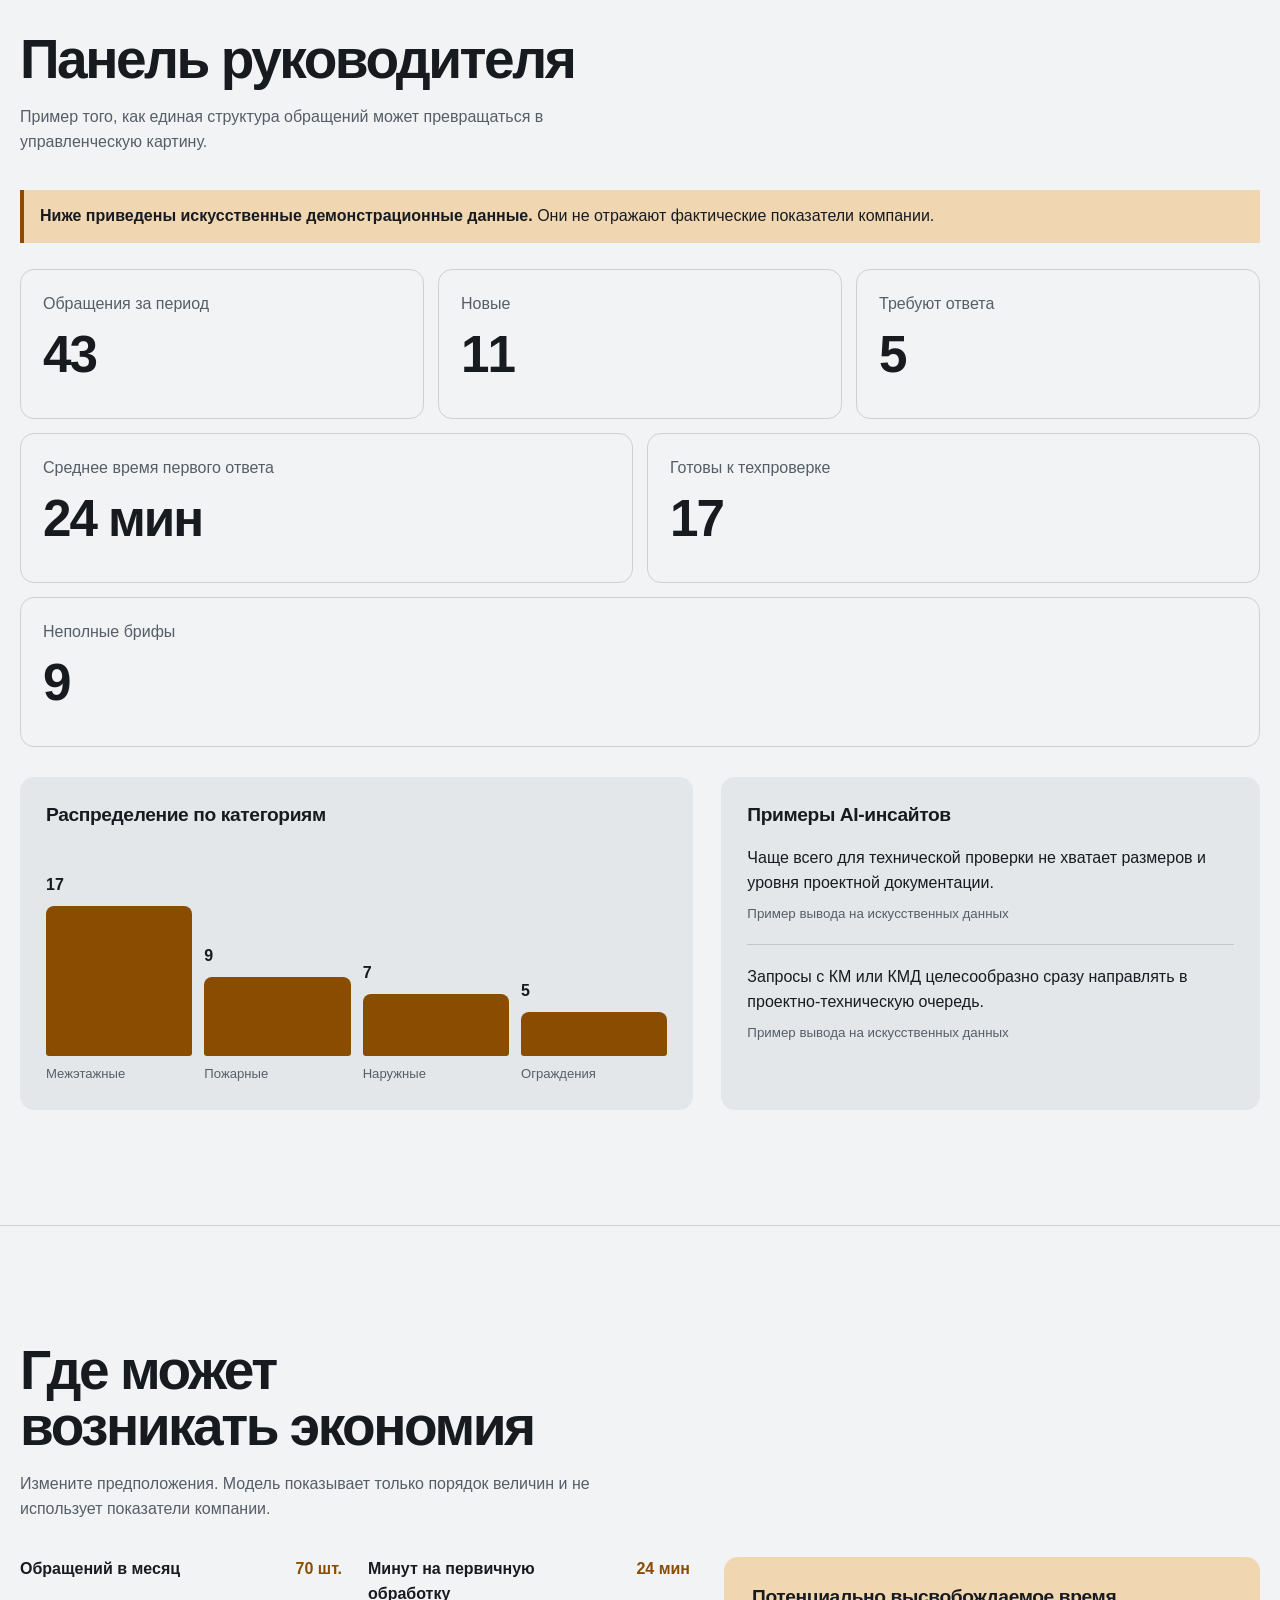
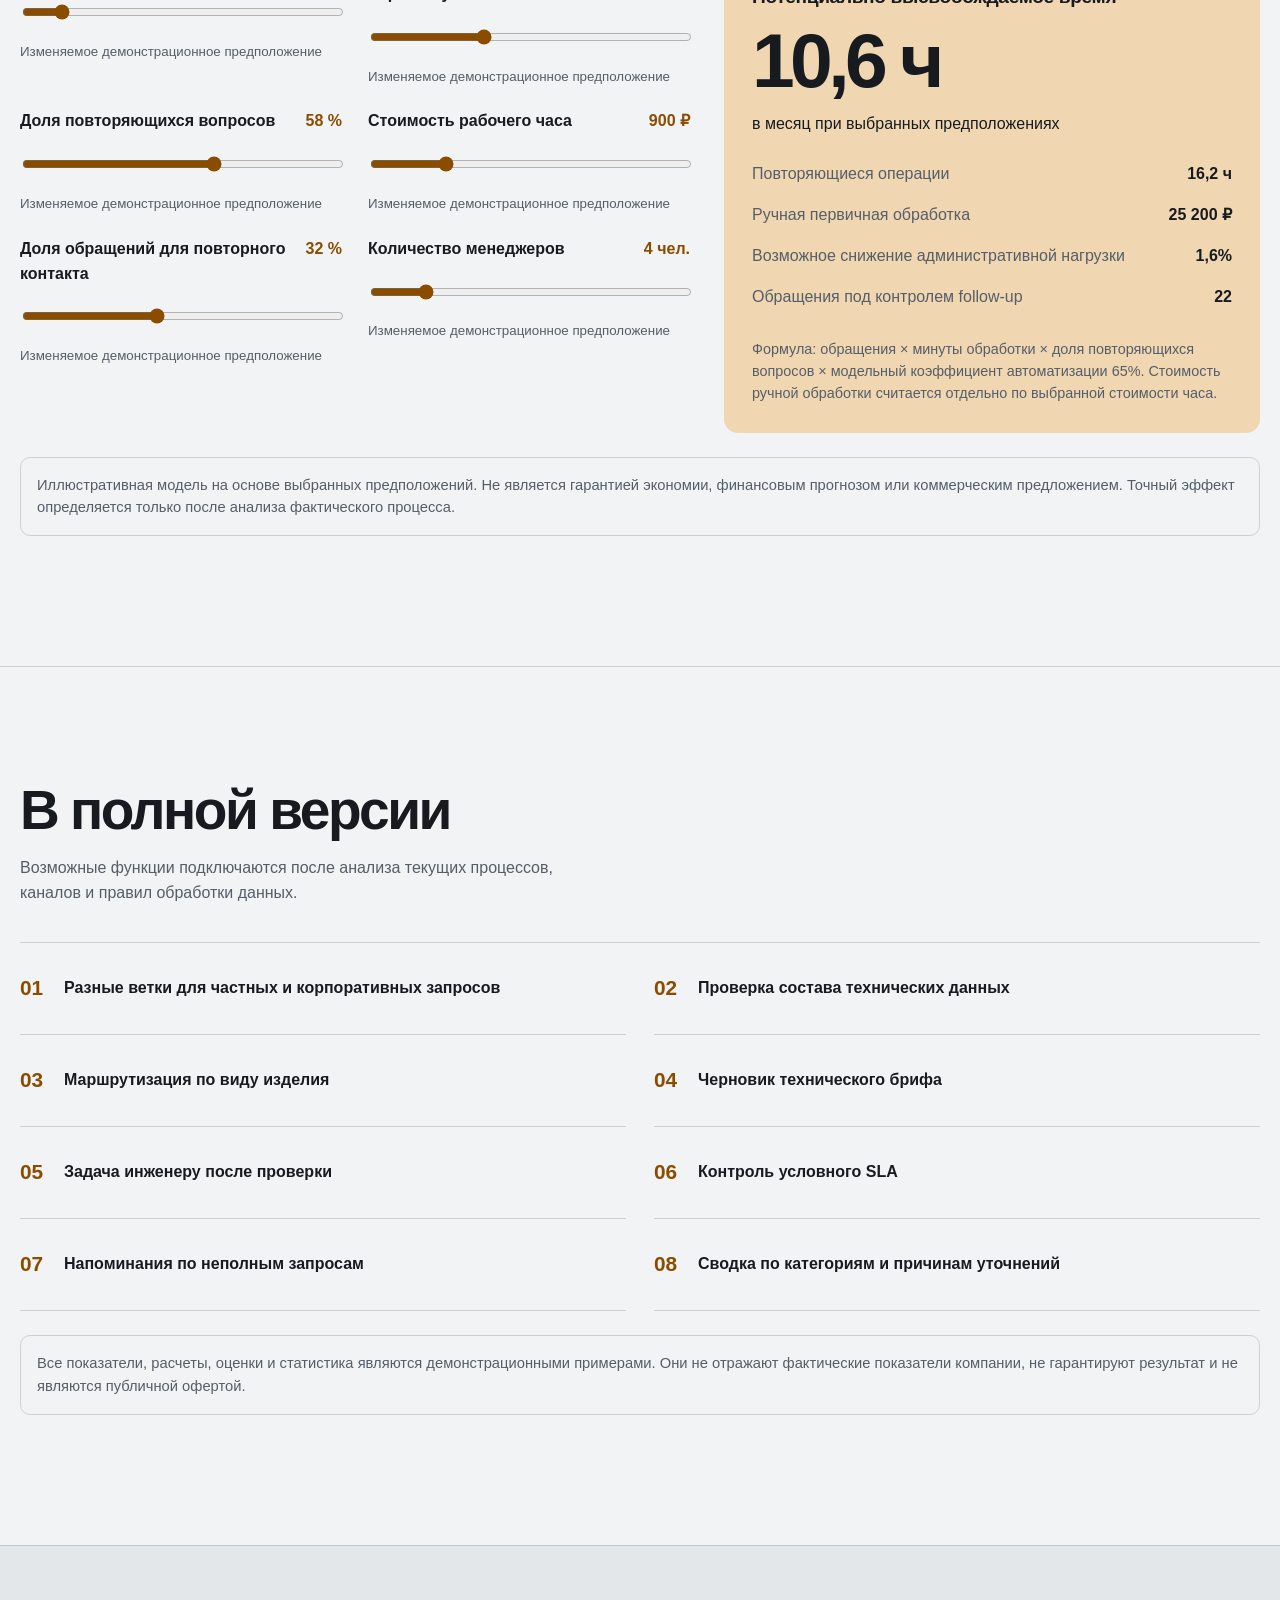
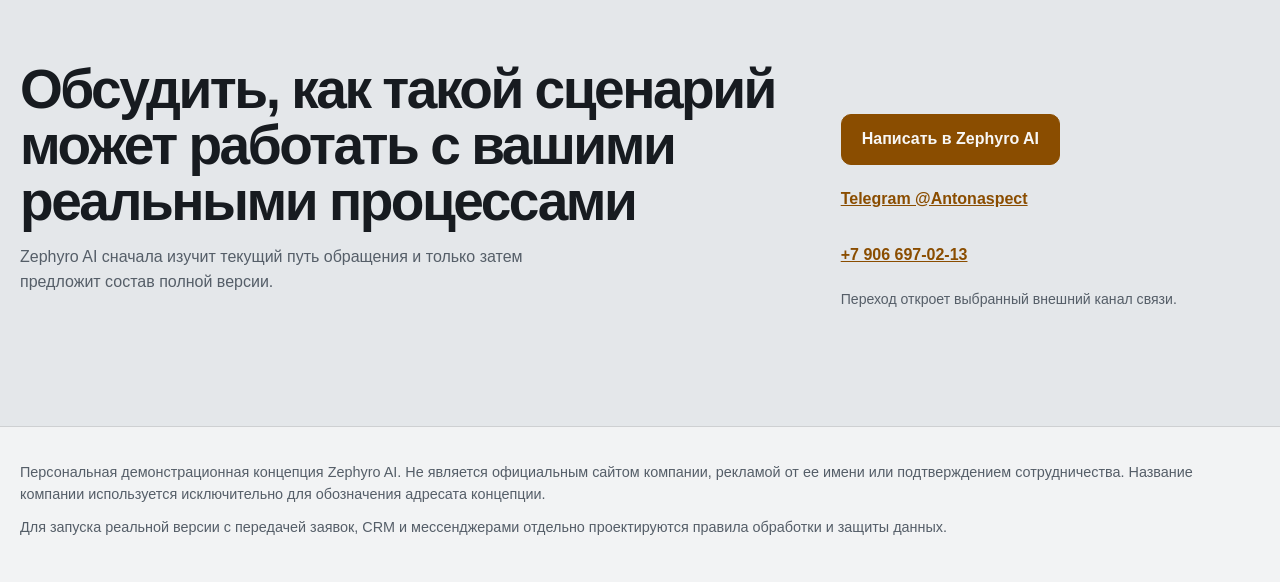
<file: docs/chehovskiy-zavod-metalloizdeliy-n6cc53/index.html>
<!doctype html>
<html lang="ru">
<head>
  <meta charset="UTF-8">
  <meta name="viewport" content="width=device-width, initial-scale=1">
  <meta name="robots" content="noindex, nofollow, noarchive">
  <meta name="googlebot" content="noindex, nofollow, noarchive">
  <meta name="yandex" content="noindex, nofollow, noarchive">
  <meta http-equiv="Content-Security-Policy" content="default-src 'none'; img-src 'self' data:; style-src 'unsafe-inline'; script-src 'unsafe-inline'; connect-src 'none'; font-src 'none'; media-src 'none'; object-src 'none'; frame-src 'none'; worker-src 'none'; manifest-src 'none'; base-uri 'none'; form-action 'none'">
  <meta name="referrer" content="no-referrer">
  <link rel="icon" href="[data-uri]">
  <title>Чеховский завод металлических изделий | персональная концепция Zephyro AI</title>
  <style>
    :root {
      color-scheme: light dark;
      --surface: #f2f3f4; --surface-2: #e4e7ea; --ink: #171b20; --muted: #555e68;
      --accent: #8a4d00; --accent-soft: #f0d7b2; --on-accent: #f8f7f5;
      --line: color-mix(in srgb, var(--ink) 16%, transparent); --shadow: color-mix(in srgb, var(--accent) 18%, transparent);
      --radius: 14px; --max: 1240px; --nav-h: 68px;
    }
    @media (prefers-color-scheme: dark) {
      :root { --surface: #101419; --surface-2: #1b2229; --ink: #edf0f2; --muted: #b6bec7; --accent: #f2b35d; --accent-soft: color-mix(in srgb, #f2b35d 18%, #1b2229); --on-accent: #101419; --line: color-mix(in srgb, var(--ink) 18%, transparent); --shadow: color-mix(in srgb, var(--accent) 18%, transparent); }
    }
    * { box-sizing: border-box; }
    html { scroll-behavior: smooth; }
    body { margin: 0; min-width: 320px; overflow-x: hidden; background: var(--surface); color: var(--ink); font-family: "Segoe UI Variable", "Segoe UI", Arial, sans-serif; font-size: 16px; line-height: 1.55; }
    button, input, a { font: inherit; }
    button, a { -webkit-tap-highlight-color: transparent; }
    a { color: inherit; }
    img { display: block; max-width: 100%; }
    .skip { position: fixed; left: 12px; top: -80px; z-index: 20; background: var(--ink); color: var(--surface); padding: 12px 16px; border-radius: var(--radius); }
    .skip:focus { top: 12px; }
    :focus-visible { outline: 3px solid var(--accent); outline-offset: 3px; }
    .demo-notice { padding: 10px 20px; background: var(--accent-soft); color: var(--ink); border-bottom: 1px solid var(--line); text-align: center; font-size: .9rem; }
    .demo-notice p { margin: 0 auto; max-width: 1100px; }
    .demo-notice p + p { margin-top: 4px; }
    .site-nav { position: sticky; top: 0; z-index: 10; min-height: var(--nav-h); border-bottom: 1px solid var(--line); background: color-mix(in srgb, var(--surface) 92%, transparent); backdrop-filter: blur(16px); }
    .nav-inner { max-width: var(--max); margin: 0 auto; padding: 0 20px; min-height: var(--nav-h); display: flex; align-items: center; gap: 24px; }
    .brand { min-height: 44px; display: inline-flex; align-items: center; font-weight: 780; letter-spacing: -.02em; white-space: nowrap; text-decoration: none; }
    .nav-links { display: flex; align-items: center; gap: 4px; overflow-x: auto; scrollbar-width: none; margin-left: auto; }
    .nav-links::-webkit-scrollbar { display: none; }
    .nav-links a { min-height: 44px; padding: 11px 10px; border-radius: 9px; text-decoration: none; color: var(--muted); white-space: nowrap; font-size: .9rem; }
    .nav-links a[aria-current="true"] { color: var(--ink); background: var(--accent-soft); }
    main { display: block; }
    .wrap { width: min(calc(100% - 40px), var(--max)); margin: 0 auto; }
    .hero { min-height: calc(100dvh - 150px); display: grid; grid-template-columns: minmax(0, .88fr) minmax(460px, 1.12fr); align-items: center; gap: clamp(28px, 5vw, 76px); padding-block: clamp(48px, 8vw, 88px); }
    .hero-copy { max-width: 650px; }
    .eyebrow { margin: 0 0 18px; color: var(--accent); font-weight: 720; font-size: .92rem; }
    h1, h2, h3 { text-wrap: balance; }
    h1 { margin: 0; font-size: clamp(2.55rem, 3.4vw, 3.8rem); line-height: 1.02; letter-spacing: -.05em; max-width: 20ch; }
    .hero-copy > p:not(.eyebrow) { max-width: 54ch; margin: 24px 0 30px; color: var(--muted); font-size: clamp(1.05rem, 1.8vw, 1.25rem); }
    .primary-link, .primary-button { display: inline-flex; align-items: center; justify-content: center; min-height: 48px; padding: 12px 20px; border: 1px solid var(--accent); border-radius: 10px; background: var(--accent); color: var(--on-accent); text-decoration: none; font-weight: 720; cursor: pointer; white-space: nowrap; transition: transform .18s ease, filter .18s ease; }
    .primary-link:hover, .primary-button:hover { filter: brightness(1.08); }
    .primary-link:active, .primary-button:active { transform: scale(.985); }
    .hero-visual { position: relative; min-height: 520px; margin: 0; border-radius: var(--radius); overflow: hidden; background: var(--surface-2); box-shadow: 0 28px 70px var(--shadow); }
    .hero-visual img { width: 100%; height: 100%; min-height: 520px; object-fit: cover; }
    .hero-visual::after { content: ""; position: absolute; inset: 0; pointer-events: none; border: 1px solid color-mix(in srgb, var(--ink) 15%, transparent); border-radius: inherit; }
    .section { padding-block: clamp(72px, 9vw, 118px); border-top: 1px solid var(--line); }
    .section-head { max-width: 760px; margin-bottom: 36px; }
    h2 { margin: 0; font-size: clamp(2.15rem, 4.3vw, 4.15rem); line-height: 1.02; letter-spacing: -.045em; }
    .section-head p { margin: 18px 0 0; color: var(--muted); max-width: 65ch; }
    h3 { margin: 0; font-size: 1.2rem; line-height: 1.2; letter-spacing: -.02em; }
    .assistant-shell { display: grid; grid-template-columns: minmax(0, 1.35fr) minmax(280px, .65fr); gap: 24px; align-items: start; }
    .assistant-panel, .context-panel { border-radius: var(--radius); border: 1px solid var(--line); background: var(--surface-2); }
    .assistant-panel { min-height: 500px; padding: clamp(22px, 4vw, 42px); display: flex; flex-direction: column; }
    .context-panel { padding: 26px; }
    .context-panel p, .context-panel li { color: var(--muted); }
    .context-panel ul { margin: 18px 0 0; padding-left: 20px; }
    .context-panel li + li { margin-top: 10px; }
    .progress-copy { display: flex; justify-content: space-between; gap: 16px; color: var(--muted); font-size: .92rem; margin-bottom: 26px; }
    .question { min-height: 330px; display: flex; flex-direction: column; }
    .question h3 { font-size: clamp(1.55rem, 3vw, 2.35rem); max-width: 22ch; }
    .question-helper { margin: 12px 0 24px; color: var(--muted); max-width: 62ch; }
    .option-grid { display: grid; grid-template-columns: repeat(2, minmax(0, 1fr)); gap: 12px; margin-top: auto; }
    .option { min-height: 72px; text-align: left; border: 1px solid var(--line); border-radius: 10px; padding: 14px 16px; background: var(--surface); color: var(--ink); cursor: pointer; transition: border-color .18s ease, transform .18s ease, background .18s ease; }
    .option:hover { border-color: var(--accent); background: var(--accent-soft); }
    .option:active { transform: scale(.985); }
    .option[aria-pressed="true"] { border-color: var(--accent); background: var(--accent-soft); }
    .option strong { display: block; }
    .option small { display: block; margin-top: 4px; color: var(--muted); }
    .dialog-actions { display: flex; flex-wrap: wrap; gap: 10px; margin-top: 22px; }
    .secondary-button { min-height: 44px; padding: 10px 14px; border: 1px solid var(--line); border-radius: 9px; background: transparent; color: var(--ink); cursor: pointer; }
    .secondary-button:hover { border-color: var(--accent); }
    .secondary-button:active { transform: scale(.985); }
    .secondary-button:disabled { opacity: .45; cursor: not-allowed; }
    .inline-error { margin: 14px 0 0; padding: 12px 14px; border-left: 4px solid var(--accent); background: var(--accent-soft); }
    .skeleton { display: grid; gap: 14px; min-height: 330px; align-content: center; }
    .skeleton span { display: block; height: 18px; border-radius: 8px; background: color-mix(in srgb, var(--ink) 10%, transparent); }
    .skeleton span:nth-child(1) { width: 64%; height: 34px; }
    .skeleton span:nth-child(2) { width: 82%; }
    .skeleton span:nth-child(3) { width: 46%; }
    .application-empty { border: 1px dashed var(--line); border-radius: var(--radius); padding: clamp(28px, 5vw, 56px); color: var(--muted); }
    .application-grid { display: grid; grid-template-columns: minmax(0, .9fr) minmax(0, 1.1fr); gap: 34px; }
    .qualification { padding: 28px; border-radius: var(--radius); background: var(--accent-soft); }
    .qualification-label { margin: 0 0 8px; color: var(--muted); }
    .qualification strong { font-size: clamp(2rem, 5vw, 4.2rem); line-height: 1; letter-spacing: -.05em; }
    .qualification p:last-child { margin-bottom: 0; }
    .field-grid { display: grid; grid-template-columns: repeat(2, minmax(0, 1fr)); gap: 18px 28px; margin: 0; }
    .field-grid div { min-width: 0; }
    .field-grid dt { color: var(--muted); font-size: .88rem; }
    .field-grid dd { margin: 5px 0 0; font-weight: 680; overflow-wrap: anywhere; }
    .crm-block { margin-top: 36px; padding-top: 30px; border-top: 1px solid var(--line); }
    .crm-block h3 { margin-bottom: 20px; }
    .crm-grid { display: grid; grid-template-columns: repeat(4, minmax(0, 1fr)); gap: 12px; }
    .crm-cell { min-height: 110px; padding: 16px; border-radius: 10px; background: var(--surface-2); }
    .crm-cell span { display: block; color: var(--muted); font-size: .82rem; }
    .crm-cell strong { display: block; margin-top: 8px; overflow-wrap: anywhere; }
    .road-tabs { display: flex; gap: 8px; overflow-x: auto; padding-bottom: 8px; scrollbar-width: thin; }
    .road-tab { min-height: 46px; padding: 10px 14px; white-space: nowrap; border: 1px solid var(--line); border-radius: 9px; background: transparent; color: var(--muted); cursor: pointer; }
    .road-tab[aria-selected="true"] { background: var(--accent); border-color: var(--accent); color: var(--on-accent); }
    .road-panel { display: grid; grid-template-columns: repeat(3, minmax(0, 1fr)); gap: 22px; margin-top: 24px; padding: clamp(24px, 4vw, 40px); border-radius: var(--radius); background: var(--surface-2); }
    .road-panel p { margin: 10px 0 0; color: var(--muted); }
    .synthetic-note { padding: 14px 16px; border-left: 4px solid var(--accent); background: var(--accent-soft); margin-bottom: 26px; }
    .metric-grid { display: grid; grid-template-columns: repeat(12, minmax(0, 1fr)); gap: 14px; margin: 0; }
    .metric { grid-column: span 4; min-height: 150px; padding: 22px; border-radius: var(--radius); border: 1px solid var(--line); }
    .metric:nth-child(4), .metric:nth-child(5) { grid-column: span 6; }
    .metric:nth-child(6) { grid-column: span 12; }
    .metric dt { color: var(--muted); }
    .metric dd { margin: 12px 0 0; font-size: clamp(2rem, 4vw, 3.5rem); line-height: 1; font-weight: 780; letter-spacing: -.04em; }
    .dashboard-lower { display: grid; grid-template-columns: minmax(0, 1fr) minmax(280px, .8fr); gap: 28px; margin-top: 30px; }
    .bar-chart, .insights { padding: 26px; border-radius: var(--radius); background: var(--surface-2); }
    .bars { height: 230px; display: flex; align-items: end; gap: 12px; margin-top: 28px; }
    .bar-item { flex: 1; min-width: 0; display: grid; gap: 8px; align-content: end; height: 100%; }
    .bar { min-height: 8px; border-radius: 8px 8px 3px 3px; background: var(--accent); }
    .bar-item strong, .bar-item span { overflow-wrap: anywhere; }
    .bar-item span { color: var(--muted); font-size: .82rem; }
    .insight { margin-top: 20px; padding-top: 20px; border-top: 1px solid var(--line); }
    .insight:first-of-type { border-top: 0; padding-top: 0; }
    .insight p { margin: 0; }
    .insight small { display: block; margin-top: 8px; color: var(--muted); }
    .savings-layout { display: grid; grid-template-columns: minmax(0, 1fr) minmax(320px, .8fr); gap: 34px; align-items: start; }
    .controls { display: grid; grid-template-columns: repeat(2, minmax(0, 1fr)); gap: 22px 26px; }
    .control label { display: flex; justify-content: space-between; gap: 16px; font-weight: 670; }
    .control output { color: var(--accent); white-space: nowrap; }
    .control input[type="range"] { width: 100%; min-height: 44px; margin-top: 8px; accent-color: var(--accent); cursor: pointer; }
    .control small { display: block; color: var(--muted); }
    .savings-output { position: sticky; top: calc(var(--nav-h) + 22px); padding: 28px; border-radius: var(--radius); background: var(--accent-soft); }
    .saving-main { margin: 18px 0 4px; font-size: clamp(2.5rem, 6vw, 5.3rem); line-height: .9; font-weight: 790; letter-spacing: -.06em; }
    .saving-list { margin: 26px 0 0; display: grid; gap: 16px; }
    .saving-list div { display: flex; justify-content: space-between; gap: 20px; }
    .saving-list dt { color: var(--muted); }
    .saving-list dd { margin: 0; text-align: right; font-weight: 700; }
    .formula { margin: 28px 0 0; color: var(--muted); font-size: .9rem; }
    .legal-note { margin-top: 24px; padding: 16px; border: 1px solid var(--line); border-radius: 10px; color: var(--muted); font-size: .92rem; }
    .feature-map { display: grid; grid-template-columns: repeat(2, minmax(0, 1fr)); gap: 0 28px; border-top: 1px solid var(--line); }
    .feature { min-height: 92px; display: flex; align-items: center; gap: 16px; border-bottom: 1px solid var(--line); }
    .feature strong { color: var(--accent); font-size: 1.3rem; min-width: 28px; }
    .feature span { font-weight: 650; }
    .contact-section { background: var(--surface-2); }
    .contact-layout { display: grid; grid-template-columns: minmax(0, 1.3fr) minmax(260px, .7fr); gap: 42px; align-items: end; }
    .contact-layout p { color: var(--muted); max-width: 62ch; }
    .contact-actions { display: grid; gap: 12px; justify-items: start; }
    .contact-actions a:not(.primary-link) { min-height: 44px; display: inline-flex; align-items: center; color: var(--accent); font-weight: 680; }
    .external-note { font-size: .88rem; color: var(--muted); }
    footer { border-top: 1px solid var(--line); padding: 34px 20px 44px; color: var(--muted); font-size: .9rem; }
    footer p { max-width: var(--max); margin: 0 auto; }
    footer p + p { margin-top: 10px; }
    .reveal-on-view { opacity: 1; transform: none; }
    @media (prefers-reduced-motion: no-preference) {
      html { scroll-behavior: smooth; }
      .reveal-on-view { opacity: 0; transform: translateY(18px); transition: opacity .6s cubic-bezier(.16,1,.3,1), transform .6s cubic-bezier(.16,1,.3,1); }
      .reveal-on-view.is-visible { opacity: 1; transform: none; }
      .skeleton span { animation: pulse 1s ease-in-out infinite alternate; }
      @keyframes pulse { to { opacity: .45; } }
    }
    @media (max-width: 1020px) {
      .hero { grid-template-columns: 1fr; min-height: auto; }
      .hero-copy { max-width: 760px; }
      .hero-visual, .hero-visual img { min-height: 420px; }
      .assistant-shell, .application-grid, .savings-layout, .contact-layout { grid-template-columns: 1fr; }
      .context-panel { order: -1; }
      .crm-grid { grid-template-columns: repeat(2, minmax(0, 1fr)); }
      .savings-output { position: static; }
    }
    @media (max-width: 767px) {
      .demo-notice { padding-inline: 14px; text-align: left; }
      .nav-inner { padding-inline: 16px; gap: 12px; }
      .brand { font-size: .92rem; }
      .nav-links { margin-left: 0; }
      .wrap { width: min(calc(100% - 32px), var(--max)); }
      .hero { padding-block: 44px 58px; gap: 28px; }
      h1 { font-size: clamp(2.55rem, 12vw, 4.1rem); }
      .hero-visual, .hero-visual img { min-height: 320px; }
      .section { padding-block: 68px; }
      .assistant-panel { padding: 20px; min-height: 530px; }
      .option-grid, .field-grid, .controls, .feature-map { grid-template-columns: 1fr; }
      .option { min-height: 62px; }
      .crm-grid { grid-template-columns: 1fr; }
      .road-panel { grid-template-columns: 1fr; }
      .metric { grid-column: span 12 !important; min-height: 120px; }
      .dashboard-lower { grid-template-columns: 1fr; }
      .bars { height: 200px; gap: 8px; }
      .bar-item span { font-size: .74rem; }
      .saving-list div { display: block; }
      .saving-list dd { text-align: left; margin-top: 4px; }
      .contact-actions { justify-items: stretch; }
      .contact-actions .primary-link { width: 100%; }
    }
    @media (prefers-reduced-motion: reduce) {
      *, *::before, *::after { scroll-behavior: auto !important; animation: none !important; transition-duration: .01ms !important; }
    }
  </style>
</head>
<body>
  <a class="skip" href="#main">Перейти к содержимому</a>
  <aside class="demo-notice" aria-label="Предупреждение о демонстрации">
    <p><strong>Персональная демонстрационная концепция от Zephyro AI.</strong> Не является официальным сайтом компании и не создана по ее заказу.</p>
    <p>Страница не требует авторизации, не запрашивает пароль, оплату или банковские данные и не предлагает скачивать файлы.</p>
    <p>Введенные тестовые сведения обрабатываются только внутри браузера, не передаются и не сохраняются.</p>
  </aside>
  <nav class="site-nav" aria-label="Разделы демонстрации">
    <div class="nav-inner">
      <a class="brand" href="#top">Zephyro AI</a>
      <div class="nav-links">
        <a href="#assistant">Демонстрация</a><a href="#application">Заявка</a><a href="#automation">Автоматизация</a><a href="#statistics">Статистика</a><a href="#savings">Экономия</a><a href="#full">Полная версия</a>
      </div>
    </div>
  </nav>
  <main id="main">
    <section class="hero wrap" id="top">
      <div class="hero-copy reveal-on-view">
        <p class="eyebrow">Персональная концепция для Чеховский завод металлических изделий</p>
        <h1>Бриф до разговора с инженером</h1>
        <p>ИИ-сценарий собирает параметры конструкции и формирует технический запрос для проверки инженером.</p>
        <a class="primary-link" href="#assistant">Пройти демонстрацию</a>
      </div>
      <figure class="hero-visual reveal-on-view">
        <img src="./assets/hero.png" width="1536" height="1024" alt="Абстрактная композиция из листового металла и элементов лестничного каркаса" fetchpriority="high">
      </figure>
    </section>

    <section class="section" id="assistant">
      <div class="wrap reveal-on-view">
        <header class="section-head"><h2>Технический бриф по металлической лестнице</h2><p>Посетитель выбирает проектные параметры. Система отделяет известное от того, что нужно уточнить до расчета.</p></header>
        <div class="assistant-shell">
          <div class="assistant-panel" aria-live="polite">
            <div class="progress-copy"><span id="progressText">Подготовка сценария</span><span>Демонстрационный ИИ-консультант</span></div>
            <div id="questionStage"></div>
            <p class="inline-error" id="assistantError" hidden>Сценарий не удалось обновить. Нажмите «Начать заново» и повторите выбор.</p>
            <div class="dialog-actions"><button class="secondary-button" id="backButton" type="button">Назад</button><button class="secondary-button" id="resetButton" type="button">Начать заново</button></div>
          </div>
          <aside class="context-panel">
            <h3>Как пользоваться</h3>
            <ul>
              <li>Выбирайте только тестовые варианты.</li>
              <li>Не вводите имя, телефон, email, точный адрес или другую личную информацию.</li>
              <li>Проект или фотографию можно будет приложить в полной версии после отдельного согласования.</li>
              <li>Результат показывает возможную структуру заявки, а не реальный расчет.</li>
            </ul>
          </aside>
        </div>
      </div>
    </section>

    <section class="section" id="application">
      <div class="wrap reveal-on-view">
        <header class="section-head"><h2>Карточка для менеджера</h2><p>Результат собирается из тестовых ответов и показывает, как обращение могло бы выглядеть в рабочей системе.</p></header>
        <div id="applicationContent" class="application-empty">Пройдите демонстрационный диалог. Здесь появится структурированная карточка заявки и CRM-представление.</div>
      </div>
    </section>

    <section class="section" id="automation">
      <div class="wrap reveal-on-view">
        <header class="section-head"><h2>Что происходит после обращения</h2><p>Выберите этап, чтобы увидеть действие ИИ, результат для сотрудника и возможную экономию времени.</p></header>
        <div class="road-tabs" id="roadTabs" role="tablist" aria-label="Этапы автоматической обработки"></div>
        <div class="road-panel" id="roadPanel" role="tabpanel" tabindex="0"></div>
      </div>
    </section>

    <section class="section" id="statistics">
      <div class="wrap reveal-on-view">
        <header class="section-head"><h2>Панель руководителя</h2><p>Пример того, как единая структура обращений может превращаться в управленческую картину.</p></header>
        <p class="synthetic-note"><strong>Ниже приведены искусственные демонстрационные данные.</strong> Они не отражают фактические показатели компании.</p>
        <dl class="metric-grid" id="metricGrid"></dl>
        <div class="dashboard-lower">
          <div class="bar-chart"><h3>Распределение по категориям</h3><div class="bars" id="barChart" role="img"></div></div>
          <aside class="insights"><h3>Примеры AI-инсайтов</h3><div id="insightList"></div></aside>
        </div>
      </div>
    </section>

    <section class="section" id="savings">
      <div class="wrap reveal-on-view">
        <header class="section-head"><h2>Где может возникать экономия</h2><p>Измените предположения. Модель показывает только порядок величин и не использует показатели компании.</p></header>
        <div class="savings-layout">
          <div class="controls" id="savingControls"></div>
          <aside class="savings-output" aria-live="polite">
            <h3>Потенциально высвобождаемое время</h3>
            <p class="saving-main"><span id="freedHours">0</span> ч</p>
            <p>в месяц при выбранных предположениях</p>
            <dl class="saving-list">
              <div><dt>Повторяющиеся операции</dt><dd id="repeatHours">0 ч</dd></div>
              <div><dt>Ручная первичная обработка</dt><dd id="manualCost">0 ₽</dd></div>
              <div><dt>Возможное снижение административной нагрузки</dt><dd id="adminShare">0%</dd></div>
              <div><dt>Обращения под контролем follow-up</dt><dd id="followCount">0</dd></div>
            </dl>
            <p class="formula">Формула: обращения × минуты обработки × доля повторяющихся вопросов × модельный коэффициент автоматизации 65%. Стоимость ручной обработки считается отдельно по выбранной стоимости часа.</p>
          </aside>
        </div>
        <p class="legal-note">Иллюстративная модель на основе выбранных предположений. Не является гарантией экономии, финансовым прогнозом или коммерческим предложением. Точный эффект определяется только после анализа фактического процесса.</p>
      </div>
    </section>

    <section class="section" id="full">
      <div class="wrap reveal-on-view">
        <header class="section-head"><h2>В полной версии</h2><p>Возможные функции подключаются после анализа текущих процессов, каналов и правил обработки данных.</p></header>
        <div class="feature-map" id="featureMap"></div>
        <p class="legal-note">Все показатели, расчеты, оценки и статистика являются демонстрационными примерами. Они не отражают фактические показатели компании, не гарантируют результат и не являются публичной офертой.</p>
      </div>
    </section>

    <section class="section contact-section" id="contact">
      <div class="wrap contact-layout reveal-on-view">
        <div><h2>Обсудить, как такой сценарий может работать с вашими реальными процессами</h2><p>Zephyro AI сначала изучит текущий путь обращения и только затем предложит состав полной версии.</p></div>
        <div class="contact-actions">
          <a class="primary-link" href="mailto:zephyro.aiagency@gmail.com" rel="noopener noreferrer nofollow">Написать в Zephyro AI</a>
          <a href="https://t.me/Antonaspect" target="_blank" rel="noopener noreferrer nofollow">Telegram @Antonaspect</a>
          <a href="tel:+79066970213" rel="noopener noreferrer nofollow">+7 906 697-02-13</a>
          <span class="external-note">Переход откроет выбранный внешний канал связи.</span>
        </div>
      </div>
    </section>
  </main>
  <footer>
    <p>Персональная демонстрационная концепция Zephyro AI. Не является официальным сайтом компании, рекламой от ее имени или подтверждением сотрудничества. Название компании используется исключительно для обозначения адресата концепции.</p>
    <p>Для запуска реальной версии с передачей заявок, CRM и мессенджерами отдельно проектируются правила обработки и защиты данных.</p>
  </footer>
  <script id="scenarioData" type="application/json">{"id":"client-004","slug":"chehovskiy-zavod-metalloizdeliy-n6cc53","company":"Чеховский завод металлических изделий","sourceUrl":"https://plazmetal.ru/lestnicy.html","region":"Москва и Чеховский район","image":"exec-b9ef6da6-ea18-4e0f-872e-ca2b8b5e558b.png","imageAlt":"Абстрактная композиция из листового металла и элементов лестничного каркаса","heroTitle":"Бриф до разговора с инженером","heroText":"ИИ-сценарий собирает параметры конструкции и формирует технический запрос для проверки инженером.","scenarioName":"Технический бриф по металлической лестнице","scenarioIntro":"Посетитель выбирает проектные параметры. Система отделяет известное от того, что нужно уточнить до расчета.","accent":"#8a4d00","accentSoft":"#f0d7b2","accentDark":"#f2b35d","surface":"#f2f3f4","surface2":"#e4e7ea","ink":"#171b20","muted":"#555e68","darkSurface":"#101419","darkSurface2":"#1b2229","darkInk":"#edf0f2","darkMuted":"#b6bec7","department":"Проектно-технический отдел","completeAction":"Передать параметры инженеру для проверки исходных данных","summaryLead":"Технический запрос на изготовление лестницы","facts":["Официальный сайт называет производство металлических лестниц, ограждений и других металлоизделий.","Для лестниц указаны внутренние и наружные варианты, разные типы конструкции и сочетание металла с другими материалами.","Расчет заявлен как индивидуальный; на странице описаны выезд замерщика и подготовка проекта."],"hypothesis":"Такой сценарий может быть полезен, когда для первичной технической проверки нужно собрать тип конструкции, размеры, материалы, проект и монтаж.","doNotUse":"Не использовать сведения о реальном потоке заявок, CRM, скорости ответа, конверсии, загрузке инженеров и финансовых результатах.","questions":[{"id":"clientType","prompt":"Кто планирует заказ?","helper":"Это помогает выбрать маршрут первичной проверки.","options":[{"value":"business","label":"Компания или подрядчик","detail":""},{"value":"private","label":"Частный заказчик","detail":""}]},{"id":"product","prompt":"Какой тип лестницы нужен?","helper":"Выберите ближайший вариант. Это демонстрация, а не техническое задание.","options":[{"value":"interior","label":"Межэтажная","detail":""},{"value":"fire","label":"Пожарная","detail":""},{"value":"outdoor","label":"Наружная","detail":""},{"value":"railings","label":"Ограждение или перила","detail":""}]},{"id":"region","prompt":"Где находится объект?","helper":"Точный адрес вводить не нужно.","options":[{"value":"moscow","label":"Москва","detail":""},{"value":"mo","label":"Московская область","detail":""},{"value":"other","label":"Другой регион","detail":""},{"value":"unknown","label":"Регион требует уточнения","detail":""}]},{"id":"dimensions","prompt":"Какие данные по размерам уже есть?","helper":"В полной версии проект можно будет приложить после согласования правил обработки.","options":[{"value":"drawing","label":"Есть чертеж с размерами","detail":""},{"value":"rough","label":"Есть ориентировочные размеры","detail":""},{"value":"measurement","label":"Нужен выезд на замер","detail":""}]},{"id":"finish","prompt":"Какое сочетание материалов рассматривается?","helper":"Вопрос показывается для межэтажной лестницы.","options":[{"value":"steel","label":"Металлические ступени","detail":""},{"value":"wood","label":"Металл и дерево","detail":""},{"value":"glass","label":"Металл и стекло","detail":""},{"value":"unknown","label":"Материал еще не выбран","detail":""}],"showIf":{"product":["interior"]}},{"id":"coating","prompt":"Какая обработка конструкции рассматривается?","helper":"Финальный вариант определяет специалист после проверки условий.","options":[{"value":"powder","label":"Порошковая окраска","detail":""},{"value":"zinc","label":"Защитное цинкование","detail":""},{"value":"standard","label":"Базовая антикоррозийная обработка","detail":""},{"value":"unknown","label":"Нужна рекомендация","detail":""}],"showIf":{"product":["fire","outdoor","railings"]}},{"id":"project","prompt":"На каком уровне проектная документация?","helper":"Не загружайте реальные документы в демонстрацию.","options":[{"value":"kmd","label":"Есть КМ или КМД","detail":""},{"value":"sketch","label":"Есть эскиз","detail":""},{"value":"none","label":"Проекта пока нет","detail":""}]},{"id":"timing","prompt":"Когда нужен следующий шаг?","helper":"Срок изготовления в этой концепции не рассчитывается.","options":[{"value":"month","label":"В течение месяца","detail":""},{"value":"quarter","label":"В течение 1-3 месяцев","detail":""},{"value":"later","label":"Позже","detail":""},{"value":"unknown","label":"Срок не определен","detail":""}]},{"id":"installation","prompt":"Нужны ли замер и монтаж?","helper":"Можно выбрать полный цикл или только изготовление.","options":[{"value":"full","label":"Замер, изготовление и монтаж","detail":""},{"value":"install","label":"Изготовление и монтаж","detail":""},{"value":"production","label":"Только изготовление","detail":""},{"value":"unknown","label":"Нужно уточнить","detail":""}]}],"summaryFields":[["Категория","product"],["Тип клиента","clientType"],["Регион","region"],["Размеры","dimensions"],["Материал или обработка",["finish","coating"]],["Документация","project"],["Срок","timing"],["Монтаж","installation"]],"required":["clientType","product","region","dimensions","project","timing","installation"],"unknownValues":["unknown"],"hotTimings":["month"],"roadmap":[{"name":"Получение технического запроса","ai":"Фиксирует направление и не просит персональные данные.","staff":"Видит единый входящий бриф.","saving":"Меньше ручного переноса из сообщений."},{"name":"Определение изделия","ai":"Отделяет лестницы, ограждения и специальные варианты.","staff":"Получает заявку в нужной очереди.","saving":"Меньше времени на первичную маршрутизацию."},{"name":"Сбор исходных параметров","ai":"Запрашивает размеры, материалы, документацию и монтаж.","staff":"Получает структурированный набор параметров.","saving":"Меньше одинаковых уточняющих вопросов."},{"name":"Проверка полноты","ai":"Отмечает отсутствующие размеры или проект.","staff":"Видит, что запросить до расчета.","saving":"Снижается число неполных брифов."},{"name":"Квалификация","ai":"Присваивает только демонстрационный статус по выбранным ответам.","staff":"Понимает срочность и готовность данных.","saving":"Быстрее выбирается следующее действие."},{"name":"Задача для специалиста","ai":"Готовит черновик карточки и условный SLA.","staff":"Инженер получает задачу на проверку.","saving":"Меньше ручного создания задач."},{"name":"Контроль и аналитика","ai":"Показывает условные напоминания и сводку.","staff":"Руководитель видит искусственную модель очереди.","saving":"Меньше времени на сбор демонстрационного отчета."}],"metrics":[["Обращения за период","43"],["Новые","11"],["Требуют ответа","5"],["Среднее время первого ответа","24 мин"],["Готовы к техпроверке","17"],["Неполные брифы","9"]],"chart":[["Межэтажные",17],["Пожарные",9],["Наружные",7],["Ограждения",5]],"insights":["Чаще всего для технической проверки не хватает размеров и уровня проектной документации.","Запросы с КМ или КМД целесообразно сразу направлять в проектно-техническую очередь."],"savings":{"inquiries":70,"minutes":24,"repeat":58,"hourCost":900,"follow":32,"managers":4},"fullFeatures":["Разные ветки для частных и корпоративных запросов","Проверка состава технических данных","Маршрутизация по виду изделия","Черновик технического брифа","Задача инженеру после проверки","Контроль условного SLA","Напоминания по неполным запросам","Сводка по категориям и причинам уточнений"],"contact":{"email":"zephyro.aiagency@gmail.com","phone":"+79066970213","phoneLabel":"+7 906 697-02-13","telegram":"@Antonaspect","telegramUrl":"https://t.me/Antonaspect"}}</script>
  <script>
    (() => {
      'use strict';
      const scenario = JSON.parse(document.getElementById('scenarioData').textContent);
      const reducedMotion = matchMedia('(prefers-reduced-motion: reduce)').matches;
      const answers = {};
      let cursor = 0;
      let completed = false;
      let transitionLock = false;
      const stage = document.getElementById('questionStage');
      const progressText = document.getElementById('progressText');
      const backButton = document.getElementById('backButton');
      const resetButton = document.getElementById('resetButton');
      const assistantError = document.getElementById('assistantError');

      const visibleQuestions = () => scenario.questions.filter((question) => {
        if (!question.showIf) return true;
        return Object.entries(question.showIf).every(([field, allowed]) => answers[field] && allowed.includes(answers[field].value));
      });

      const answerText = (field) => {
        const ids = Array.isArray(field) ? field : [field];
        const item = ids.map((id) => answers[id]).find(Boolean);
        return item ? item.label : 'Требует уточнения';
      };

      const pruneHiddenAnswers = () => {
        const visibleIds = new Set(visibleQuestions().map((question) => question.id));
        Object.keys(answers).forEach((id) => { if (!visibleIds.has(id)) delete answers[id]; });
      };

      const showSkeleton = () => {
        stage.innerHTML = '<div class="skeleton" aria-label="Обновление сценария"><span></span><span></span><span></span></div>';
      };

      const renderQuestion = () => {
        try {
          assistantError.hidden = true;
          const questions = visibleQuestions();
          if (completed || cursor >= questions.length) {
            completed = true;
            renderCompletion();
            renderApplication();
            return;
          }
          const question = questions[cursor];
          progressText.textContent = 'Вопрос ' + (cursor + 1) + ' из ' + questions.length;
          backButton.disabled = cursor === 0;
          const options = question.options.map((option) => {
            const selected = answers[question.id] && answers[question.id].value === option.value;
            return '<button class="option" type="button" data-value="' + option.value + '" aria-pressed="' + selected + '"><strong>' + option.label + '</strong>' + (option.detail ? '<small>' + option.detail + '</small>' : '') + '</button>';
          }).join('');
          stage.innerHTML = '<div class="question"><h3>' + question.prompt + '</h3><p class="question-helper">' + question.helper + '</p><div class="option-grid">' + options + '</div></div>';
          stage.querySelectorAll('.option').forEach((button) => {
            button.addEventListener('click', () => chooseAnswer(question, button));
            button.addEventListener('keydown', (event) => {
              if (!['Enter', ' '].includes(event.key)) return;
              event.preventDefault();
              button.click();
            });
          });
        } catch (error) {
          assistantError.hidden = false;
          transitionLock = false;
        }
      };

      const chooseAnswer = (question, button) => {
        if (transitionLock) return;
        transitionLock = true;
        stage.querySelectorAll('button').forEach((item) => { item.disabled = true; });
        const option = question.options.find((item) => item.value === button.dataset.value);
        answers[question.id] = { value: option.value, label: option.label };
        pruneHiddenAnswers();
        cursor += 1;
        showSkeleton();
        const finish = () => { transitionLock = false; renderQuestion(); };
        if (reducedMotion) finish(); else setTimeout(finish, 160);
      };

      const renderCompletion = () => {
        const count = Object.keys(answers).length;
        progressText.textContent = 'Сценарий завершен';
        backButton.disabled = false;
        stage.innerHTML = '<div class="question"><h3>Карточка заявки сформирована</h3><p class="question-helper">Система собрала ' + count + ' тестовых параметров. Результат доступен в следующем разделе.</p><a class="primary-link" href="#application">Посмотреть карточку</a></div>';
      };

      const qualification = () => {
        const known = scenario.required.filter((id) => answers[id] && !scenario.unknownValues.includes(answers[id].value)).length;
        const completeness = Math.round((known / scenario.required.length) * 100);
        const timingField = scenario.timingField || 'timing';
        const timing = answers[timingField] ? answers[timingField].value : '';
        const missing = scenario.required.filter((id) => !answers[id] || scenario.unknownValues.includes(answers[id].value));
        if (completeness >= 78 && scenario.hotTimings.includes(timing)) return { label: 'Горячая', completeness, missing, reason: 'Основные параметры выбраны, а следующий шаг обозначен как близкий.' };
        if (completeness >= 58) return { label: 'Теплая', completeness, missing, reason: 'Контекст понятен, но перед передачей специалисту остаются уточнения.' };
        return { label: 'Требует уточнения', completeness, missing, reason: 'Для следующего шага пока не хватает нескольких обязательных параметров.' };
      };

      const renderApplication = () => {
        const result = qualification();
        const missingLabels = result.missing.map((id) => {
          const item = scenario.questions.find((question) => question.id === id);
          return item ? item.prompt.replace(/[?]$/, '') : id;
        });
        const readiness = Math.min(88, 38 + Math.round(result.completeness * .5) + (result.label === 'Горячая' ? 6 : result.label === 'Теплая' ? 2 : 0));
        const fields = scenario.summaryFields.map(([label, field]) => '<div><dt>' + label + '</dt><dd>' + answerText(field) + '</dd></div>').join('');
        const nextTask = missingLabels.length ? 'Уточнить: ' + missingLabels.slice(0, 2).join(', ') : scenario.completeAction;
        const note = scenario.summaryLead + '. Полнота тестовых данных: ' + result.completeness + '%.';
        document.getElementById('applicationContent').className = '';
        document.getElementById('applicationContent').innerHTML = '<div class="application-grid"><aside class="qualification"><p class="qualification-label">Демонстрационная оценка на основе выбранных ответов</p><strong>' + result.label + '</strong><p>' + result.reason + '</p><p><b>Полнота данных:</b> ' + result.completeness + '%</p><p><b>Недостающие сведения:</b> ' + (missingLabels.length ? missingLabels.join('; ') : 'основные поля заполнены') + '</p></aside><dl class="field-grid">' + fields + '</dl></div><div class="crm-block"><h3>Как карточка могла бы выглядеть в CRM</h3><div class="crm-grid"><div class="crm-cell"><span>Источник</span><strong>Демонстрационный сценарий на странице</strong></div><div class="crm-cell"><span>Этап</span><strong>Первичная квалификация</strong></div><div class="crm-cell"><span>Ответственный отдел</span><strong>' + scenario.department + '</strong></div><div class="crm-cell"><span>SLA первого ответа</span><strong>Демонстрационное правило: 2 рабочих часа</strong></div><div class="crm-cell"><span>Следующая задача</span><strong>' + nextTask + '</strong></div><div class="crm-cell"><span>Заметка ИИ</span><strong>' + note + '</strong></div><div class="crm-cell"><span>Демонстрационный индекс готовности</span><strong>' + readiness + ' из 100</strong></div><div class="crm-cell"><span>Приоритет</span><strong>' + result.label + ', только как пример</strong></div></div></div>';
      };

      backButton.addEventListener('click', () => {
        if (transitionLock) return;
        if (completed) { completed = false; cursor = Math.max(0, visibleQuestions().length - 1); renderQuestion(); return; }
        cursor = Math.max(0, cursor - 1);
        renderQuestion();
      });

      resetButton.addEventListener('click', () => {
        Object.keys(answers).forEach((key) => delete answers[key]);
        cursor = 0; completed = false; transitionLock = false;
        document.getElementById('applicationContent').className = 'application-empty';
        document.getElementById('applicationContent').textContent = 'Пройдите демонстрационный диалог. Здесь появится структурированная карточка заявки и CRM-представление.';
        renderQuestion();
        stage.focus({ preventScroll: true });
      });

      const renderRoad = (index) => {
        const item = scenario.roadmap[index];
        document.querySelectorAll('.road-tab').forEach((button, buttonIndex) => {
          button.setAttribute('aria-selected', buttonIndex === index ? 'true' : 'false');
          button.tabIndex = buttonIndex === index ? 0 : -1;
        });
        document.getElementById('roadPanel').innerHTML = '<div><h3>Что делает ИИ</h3><p>' + item.ai + '</p></div><div><h3>Что получает сотрудник</h3><p>' + item.staff + '</p></div><div><h3>Где возникает экономия</h3><p>' + item.saving + '</p></div>';
      };

      const roadTabs = document.getElementById('roadTabs');
      scenario.roadmap.forEach((item, index) => {
        const button = document.createElement('button');
        button.type = 'button'; button.className = 'road-tab'; button.role = 'tab'; button.textContent = item.name;
        button.setAttribute('aria-selected', index === 0 ? 'true' : 'false'); button.tabIndex = index === 0 ? 0 : -1;
        button.addEventListener('click', () => renderRoad(index));
        button.addEventListener('keydown', (event) => {
          if (!['ArrowLeft', 'ArrowRight'].includes(event.key)) return;
          event.preventDefault();
          const direction = event.key === 'ArrowRight' ? 1 : -1;
          const next = (index + direction + scenario.roadmap.length) % scenario.roadmap.length;
          renderRoad(next); roadTabs.children[next].focus();
        });
        roadTabs.appendChild(button);
      });
      renderRoad(0);

      document.getElementById('metricGrid').innerHTML = scenario.metrics.map(([label, value]) => '<div class="metric"><dt>' + label + '</dt><dd>' + value + '</dd></div>').join('');
      const maxBar = Math.max(...scenario.chart.map((item) => item[1]));
      const barChart = document.getElementById('barChart');
      barChart.setAttribute('aria-label', 'Искусственное распределение: ' + scenario.chart.map((item) => item[0] + ' ' + item[1]).join(', '));
      barChart.innerHTML = scenario.chart.map(([label, value]) => '<div class="bar-item"><strong>' + value + '</strong><div class="bar" style="height:' + Math.max(8, Math.round((value / maxBar) * 150)) + 'px"></div><span>' + label + '</span></div>').join('');
      document.getElementById('insightList').innerHTML = scenario.insights.map((text) => '<div class="insight"><p>' + text + '</p><small>Пример вывода на искусственных данных</small></div>').join('');
      document.getElementById('featureMap').innerHTML = scenario.fullFeatures.map((text, index) => '<div class="feature"><strong>' + String(index + 1).padStart(2, '0') + '</strong><span>' + text + '</span></div>').join('');

      const ranges = [
        ['inquiries', 'Обращений в месяц', 20, 500, 10, 'шт.'], ['minutes', 'Минут на первичную обработку', 5, 60, 1, 'мин'],
        ['repeat', 'Доля повторяющихся вопросов', 10, 90, 1, '%'], ['hourCost', 'Стоимость рабочего часа', 300, 3000, 50, '₽'],
        ['follow', 'Доля обращений для повторного контакта', 5, 70, 1, '%'], ['managers', 'Количество менеджеров', 1, 20, 1, 'чел.']
      ];
      const savingState = { ...scenario.savings };
      const controls = document.getElementById('savingControls');
      ranges.forEach(([id, label, min, max, step, suffix]) => {
        const wrapper = document.createElement('div'); wrapper.className = 'control';
        wrapper.innerHTML = '<label for="saving-' + id + '"><span>' + label + '</span><output id="output-' + id + '">' + savingState[id] + ' ' + suffix + '</output></label><input id="saving-' + id + '" type="range" min="' + min + '" max="' + max + '" step="' + step + '" value="' + savingState[id] + '" aria-describedby="saving-help-' + id + '"><small id="saving-help-' + id + '">Изменяемое демонстрационное предположение</small>';
        const input = wrapper.querySelector('input');
        input.addEventListener('input', () => { savingState[id] = Number(input.value); document.getElementById('output-' + id).textContent = input.value + ' ' + suffix; calculateSavings(); });
        controls.appendChild(wrapper);
      });

      const currency = new Intl.NumberFormat('ru-RU', { maximumFractionDigits: 0 });
      const calculateSavings = () => {
        const totalHours = savingState.inquiries * savingState.minutes / 60;
        const repeatHours = totalHours * savingState.repeat / 100;
        const freed = repeatHours * .65;
        const manualCost = totalHours * savingState.hourCost;
        const adminShare = Math.min(100, freed / (savingState.managers * 160) * 100);
        const followCount = savingState.inquiries * savingState.follow / 100;
        document.getElementById('freedHours').textContent = freed.toFixed(1).replace('.', ',');
        document.getElementById('repeatHours').textContent = repeatHours.toFixed(1).replace('.', ',') + ' ч';
        document.getElementById('manualCost').textContent = currency.format(manualCost) + ' ₽';
        document.getElementById('adminShare').textContent = adminShare.toFixed(1).replace('.', ',') + '%';
        document.getElementById('followCount').textContent = Math.round(followCount);
      };
      calculateSavings();

      const observedSections = ['assistant', 'application', 'automation', 'statistics', 'savings', 'full'];
      const navLinks = [...document.querySelectorAll('.nav-links a')];
      const navObserver = new IntersectionObserver((entries) => {
        entries.filter((entry) => entry.isIntersecting).sort((a, b) => b.intersectionRatio - a.intersectionRatio).slice(0, 1).forEach((entry) => {
          navLinks.forEach((link) => link.setAttribute('aria-current', link.getAttribute('href') === '#' + entry.target.id ? 'true' : 'false'));
        });
      }, { rootMargin: '-20% 0px -60% 0px', threshold: [0, .2, .6] });
      observedSections.forEach((id) => navObserver.observe(document.getElementById(id)));

      const revealObserver = new IntersectionObserver((entries, observer) => {
        entries.forEach((entry) => { if (entry.isIntersecting) { entry.target.classList.add('is-visible'); observer.unobserve(entry.target); } });
      }, { threshold: .08 });
      document.querySelectorAll('.reveal-on-view').forEach((item) => revealObserver.observe(item));
      renderQuestion();
    })();
  </script>
</body>
</html>
</file>
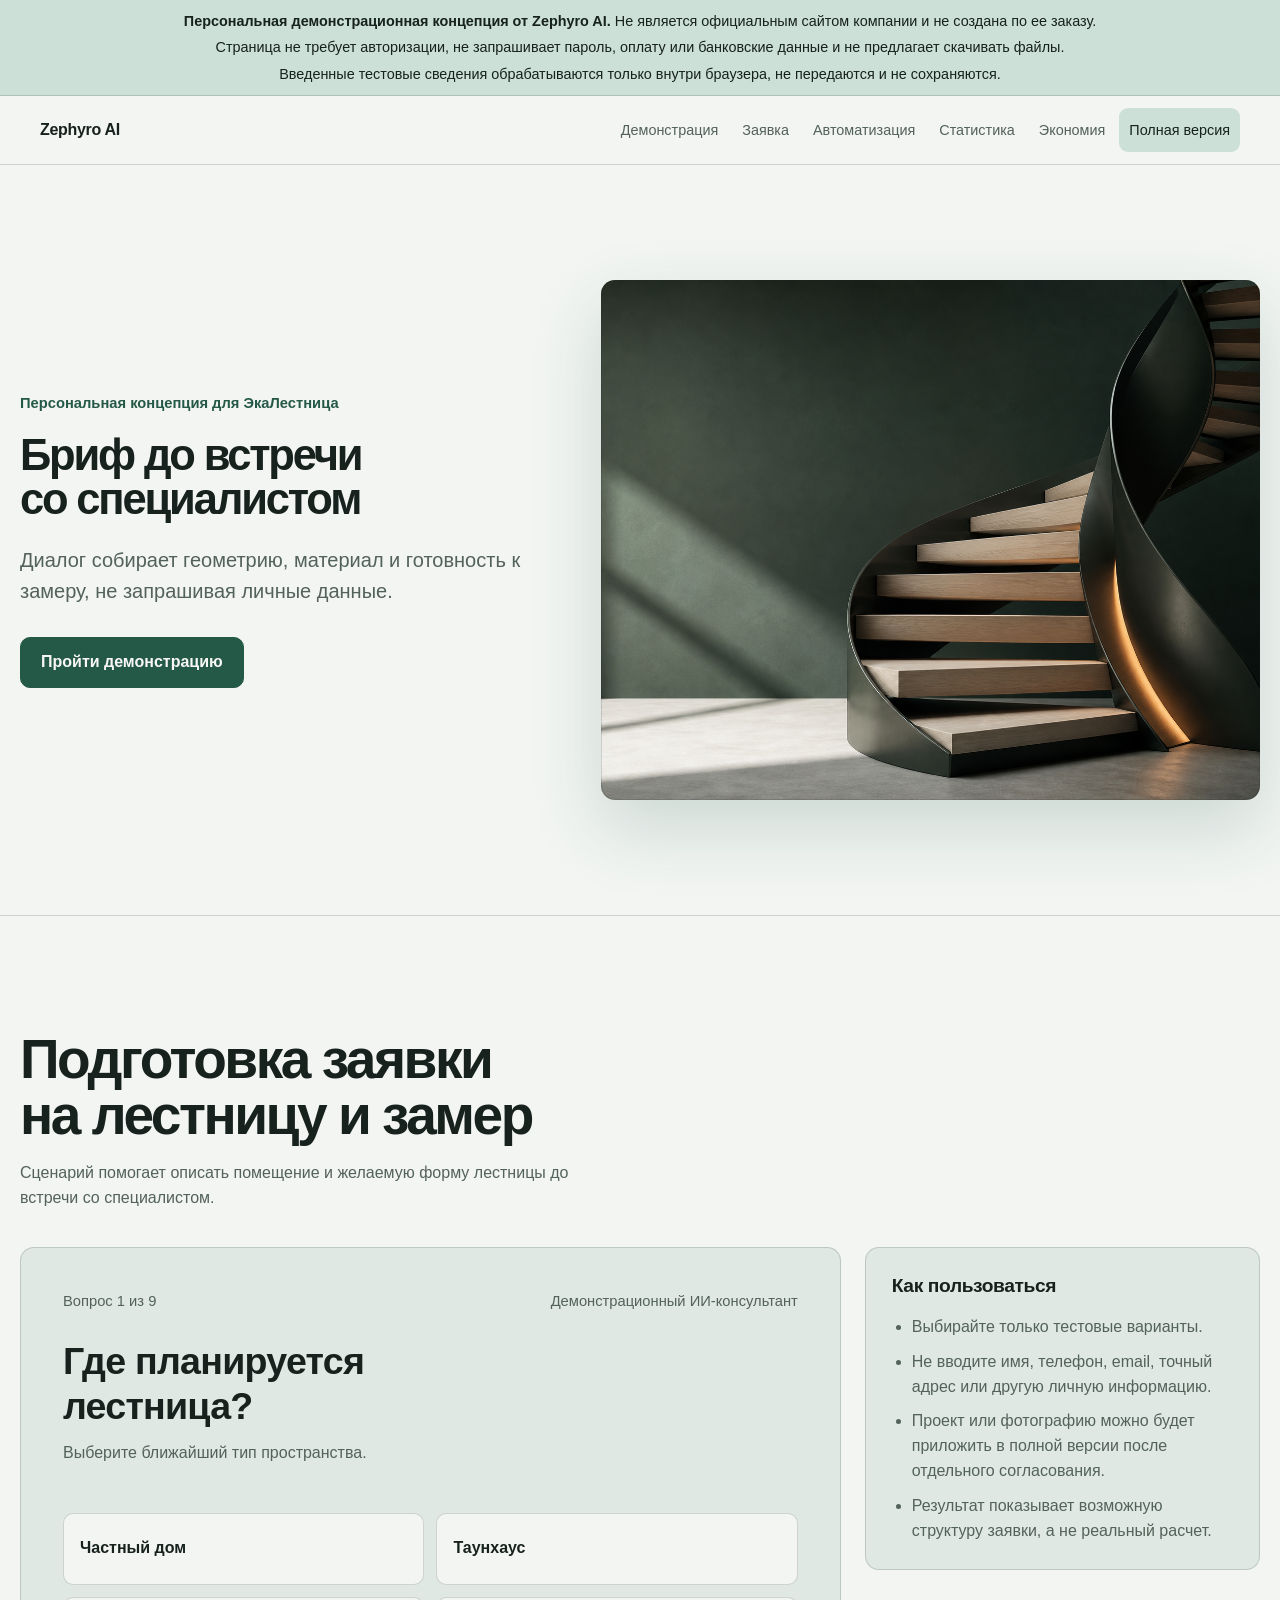
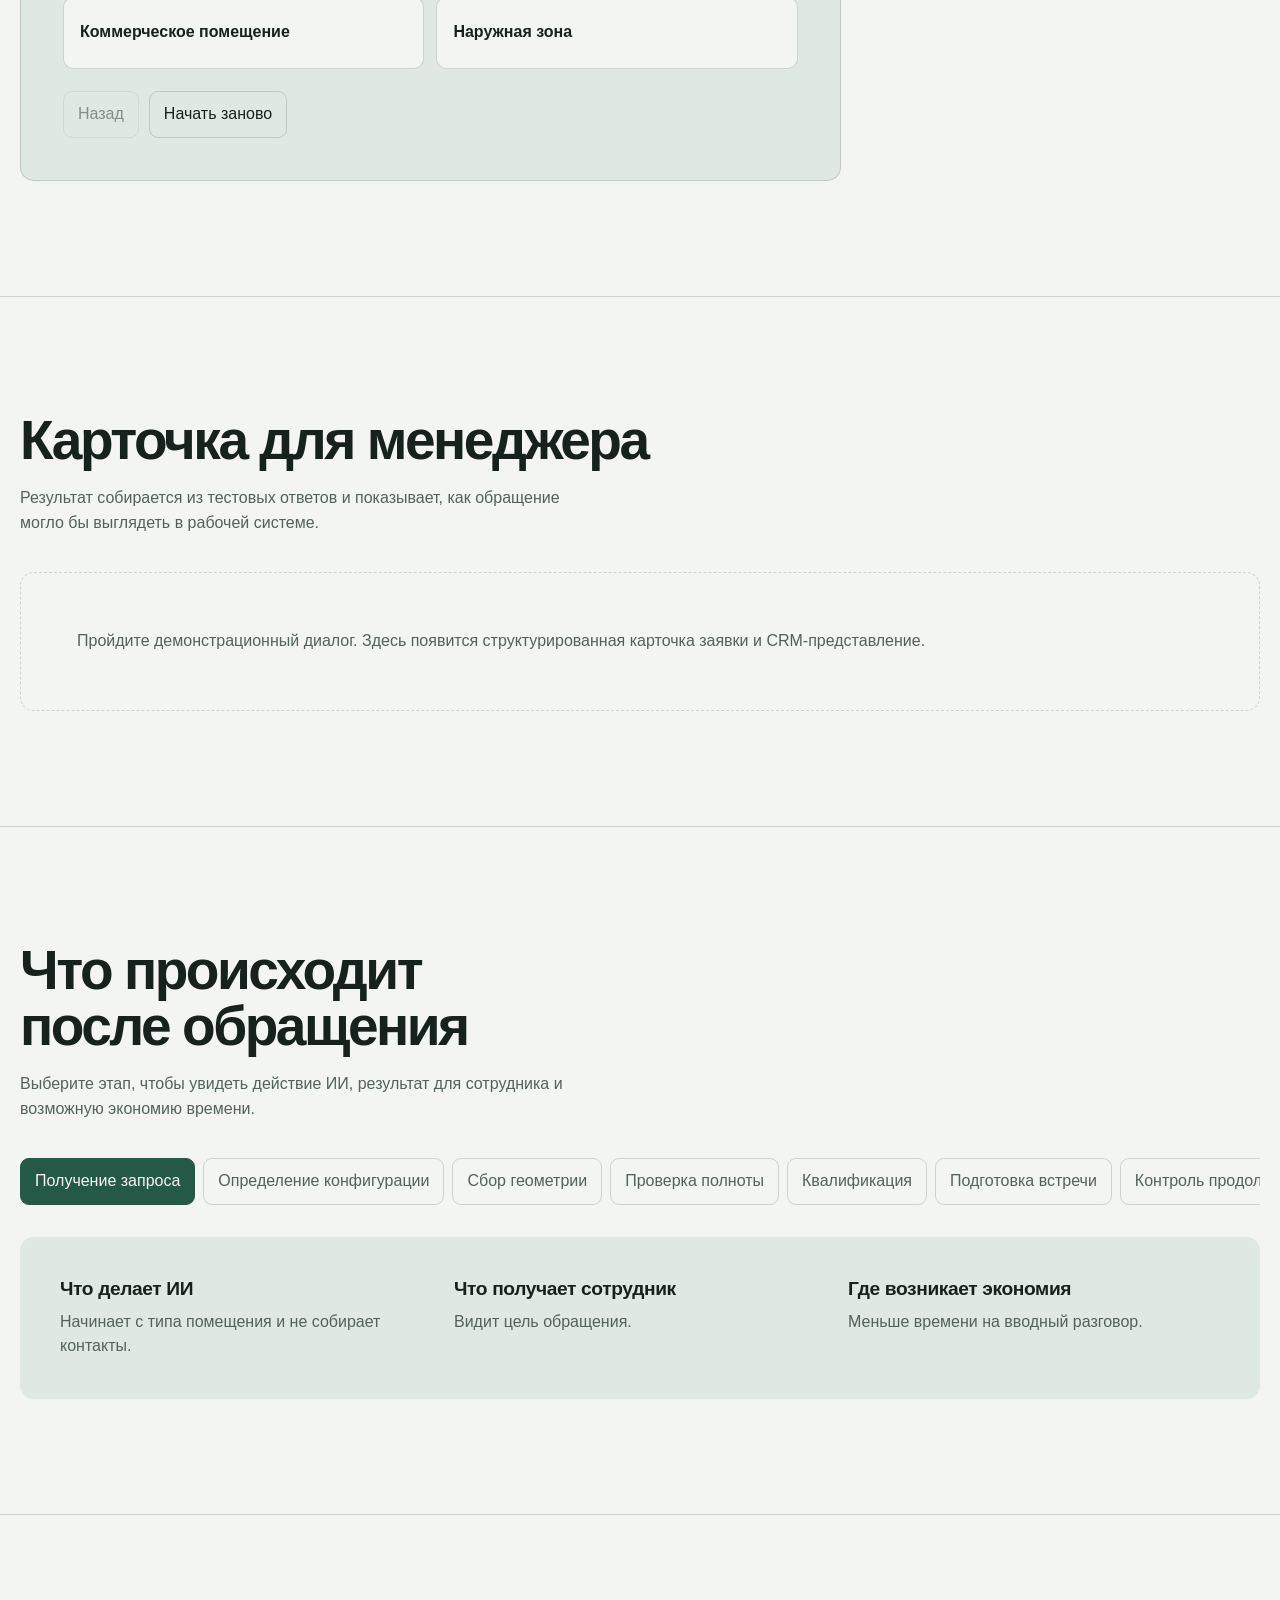
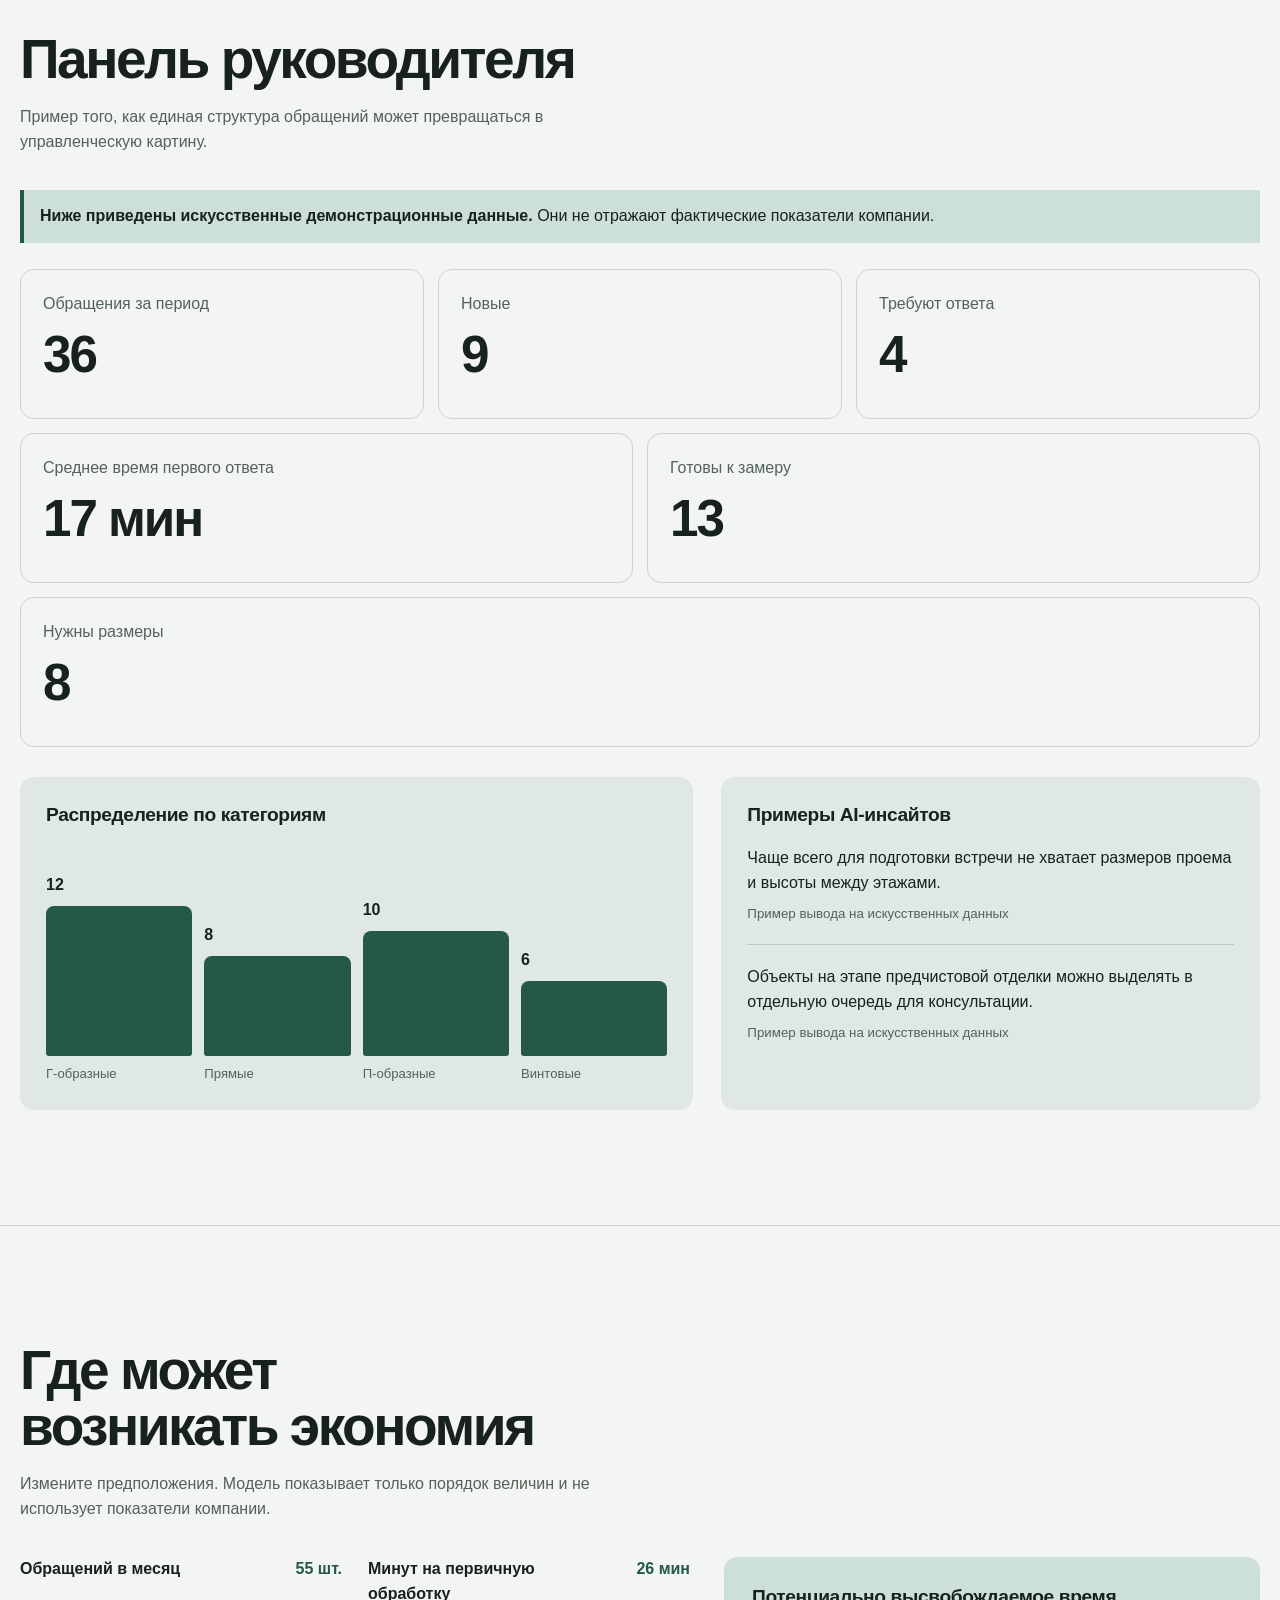
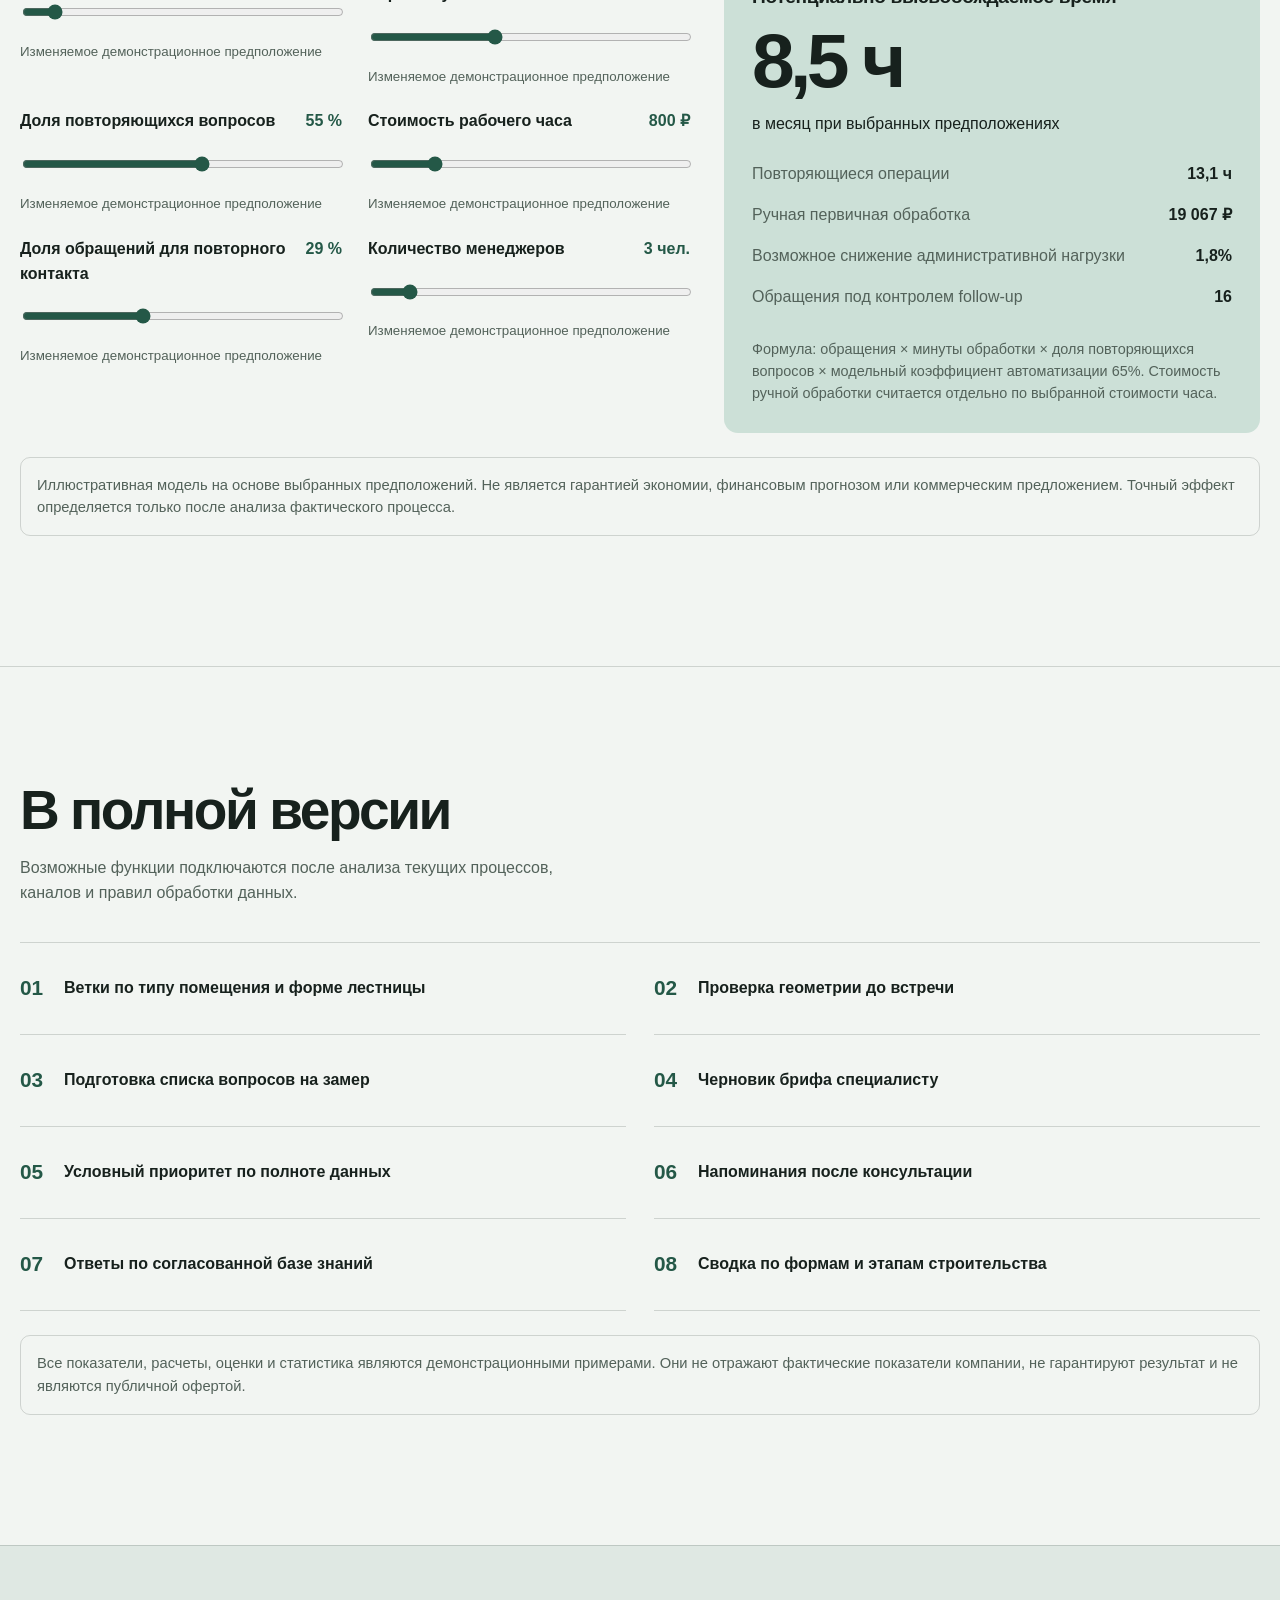
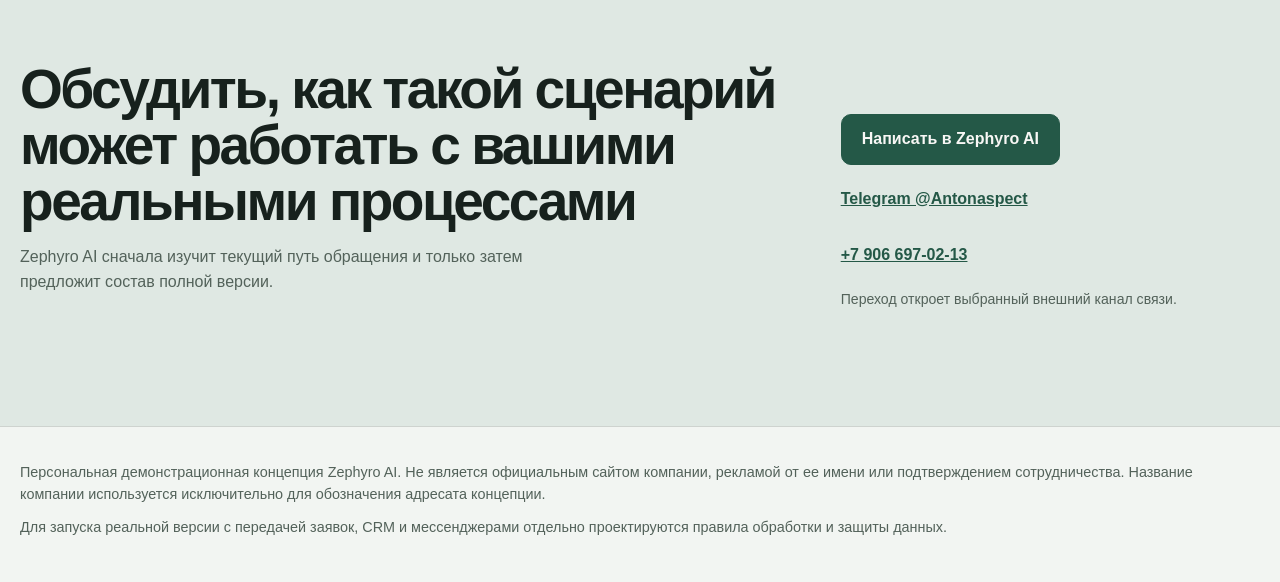
<file: docs/ekalestnica-epzs3m/index.html>
<!doctype html>
<html lang="ru">
<head>
  <meta charset="UTF-8">
  <meta name="viewport" content="width=device-width, initial-scale=1">
  <meta name="robots" content="noindex, nofollow, noarchive">
  <meta name="googlebot" content="noindex, nofollow, noarchive">
  <meta name="yandex" content="noindex, nofollow, noarchive">
  <meta http-equiv="Content-Security-Policy" content="default-src 'none'; img-src 'self' data:; style-src 'unsafe-inline'; script-src 'unsafe-inline'; connect-src 'none'; font-src 'none'; media-src 'none'; object-src 'none'; frame-src 'none'; worker-src 'none'; manifest-src 'none'; base-uri 'none'; form-action 'none'">
  <meta name="referrer" content="no-referrer">
  <link rel="icon" href="[data-uri]">
  <title>ЭкаЛестница | персональная концепция Zephyro AI</title>
  <style>
    :root {
      color-scheme: light dark;
      --surface: #f2f5f2; --surface-2: #dfe8e3; --ink: #17211d; --muted: #53625a;
      --accent: #245847; --accent-soft: #cce0d7; --on-accent: #f8f7f5;
      --line: color-mix(in srgb, var(--ink) 16%, transparent); --shadow: color-mix(in srgb, var(--accent) 18%, transparent);
      --radius: 14px; --max: 1240px; --nav-h: 68px;
    }
    @media (prefers-color-scheme: dark) {
      :root { --surface: #111915; --surface-2: #1b2922; --ink: #eef4f0; --muted: #b8c8bf; --accent: #89cbb0; --accent-soft: color-mix(in srgb, #89cbb0 18%, #1b2922); --on-accent: #111915; --line: color-mix(in srgb, var(--ink) 18%, transparent); --shadow: color-mix(in srgb, var(--accent) 18%, transparent); }
    }
    * { box-sizing: border-box; }
    html { scroll-behavior: smooth; }
    body { margin: 0; min-width: 320px; overflow-x: hidden; background: var(--surface); color: var(--ink); font-family: "Segoe UI Variable", "Segoe UI", Arial, sans-serif; font-size: 16px; line-height: 1.55; }
    button, input, a { font: inherit; }
    button, a { -webkit-tap-highlight-color: transparent; }
    a { color: inherit; }
    img { display: block; max-width: 100%; }
    .skip { position: fixed; left: 12px; top: -80px; z-index: 20; background: var(--ink); color: var(--surface); padding: 12px 16px; border-radius: var(--radius); }
    .skip:focus { top: 12px; }
    :focus-visible { outline: 3px solid var(--accent); outline-offset: 3px; }
    .demo-notice { padding: 10px 20px; background: var(--accent-soft); color: var(--ink); border-bottom: 1px solid var(--line); text-align: center; font-size: .9rem; }
    .demo-notice p { margin: 0 auto; max-width: 1100px; }
    .demo-notice p + p { margin-top: 4px; }
    .site-nav { position: sticky; top: 0; z-index: 10; min-height: var(--nav-h); border-bottom: 1px solid var(--line); background: color-mix(in srgb, var(--surface) 92%, transparent); backdrop-filter: blur(16px); }
    .nav-inner { max-width: var(--max); margin: 0 auto; padding: 0 20px; min-height: var(--nav-h); display: flex; align-items: center; gap: 24px; }
    .brand { min-height: 44px; display: inline-flex; align-items: center; font-weight: 780; letter-spacing: -.02em; white-space: nowrap; text-decoration: none; }
    .nav-links { display: flex; align-items: center; gap: 4px; overflow-x: auto; scrollbar-width: none; margin-left: auto; }
    .nav-links::-webkit-scrollbar { display: none; }
    .nav-links a { min-height: 44px; padding: 11px 10px; border-radius: 9px; text-decoration: none; color: var(--muted); white-space: nowrap; font-size: .9rem; }
    .nav-links a[aria-current="true"] { color: var(--ink); background: var(--accent-soft); }
    main { display: block; }
    .wrap { width: min(calc(100% - 40px), var(--max)); margin: 0 auto; }
    .hero { min-height: calc(100dvh - 150px); display: grid; grid-template-columns: minmax(0, .88fr) minmax(460px, 1.12fr); align-items: center; gap: clamp(28px, 5vw, 76px); padding-block: clamp(48px, 8vw, 88px); }
    .hero-copy { max-width: 650px; }
    .eyebrow { margin: 0 0 18px; color: var(--accent); font-weight: 720; font-size: .92rem; }
    h1, h2, h3 { text-wrap: balance; }
    h1 { margin: 0; font-size: clamp(2.55rem, 3.4vw, 3.8rem); line-height: 1.02; letter-spacing: -.05em; max-width: 20ch; }
    .hero-copy > p:not(.eyebrow) { max-width: 54ch; margin: 24px 0 30px; color: var(--muted); font-size: clamp(1.05rem, 1.8vw, 1.25rem); }
    .primary-link, .primary-button { display: inline-flex; align-items: center; justify-content: center; min-height: 48px; padding: 12px 20px; border: 1px solid var(--accent); border-radius: 10px; background: var(--accent); color: var(--on-accent); text-decoration: none; font-weight: 720; cursor: pointer; white-space: nowrap; transition: transform .18s ease, filter .18s ease; }
    .primary-link:hover, .primary-button:hover { filter: brightness(1.08); }
    .primary-link:active, .primary-button:active { transform: scale(.985); }
    .hero-visual { position: relative; min-height: 520px; margin: 0; border-radius: var(--radius); overflow: hidden; background: var(--surface-2); box-shadow: 0 28px 70px var(--shadow); }
    .hero-visual img { width: 100%; height: 100%; min-height: 520px; object-fit: cover; }
    .hero-visual::after { content: ""; position: absolute; inset: 0; pointer-events: none; border: 1px solid color-mix(in srgb, var(--ink) 15%, transparent); border-radius: inherit; }
    .section { padding-block: clamp(72px, 9vw, 118px); border-top: 1px solid var(--line); }
    .section-head { max-width: 760px; margin-bottom: 36px; }
    h2 { margin: 0; font-size: clamp(2.15rem, 4.3vw, 4.15rem); line-height: 1.02; letter-spacing: -.045em; }
    .section-head p { margin: 18px 0 0; color: var(--muted); max-width: 65ch; }
    h3 { margin: 0; font-size: 1.2rem; line-height: 1.2; letter-spacing: -.02em; }
    .assistant-shell { display: grid; grid-template-columns: minmax(0, 1.35fr) minmax(280px, .65fr); gap: 24px; align-items: start; }
    .assistant-panel, .context-panel { border-radius: var(--radius); border: 1px solid var(--line); background: var(--surface-2); }
    .assistant-panel { min-height: 500px; padding: clamp(22px, 4vw, 42px); display: flex; flex-direction: column; }
    .context-panel { padding: 26px; }
    .context-panel p, .context-panel li { color: var(--muted); }
    .context-panel ul { margin: 18px 0 0; padding-left: 20px; }
    .context-panel li + li { margin-top: 10px; }
    .progress-copy { display: flex; justify-content: space-between; gap: 16px; color: var(--muted); font-size: .92rem; margin-bottom: 26px; }
    .question { min-height: 330px; display: flex; flex-direction: column; }
    .question h3 { font-size: clamp(1.55rem, 3vw, 2.35rem); max-width: 22ch; }
    .question-helper { margin: 12px 0 24px; color: var(--muted); max-width: 62ch; }
    .option-grid { display: grid; grid-template-columns: repeat(2, minmax(0, 1fr)); gap: 12px; margin-top: auto; }
    .option { min-height: 72px; text-align: left; border: 1px solid var(--line); border-radius: 10px; padding: 14px 16px; background: var(--surface); color: var(--ink); cursor: pointer; transition: border-color .18s ease, transform .18s ease, background .18s ease; }
    .option:hover { border-color: var(--accent); background: var(--accent-soft); }
    .option:active { transform: scale(.985); }
    .option[aria-pressed="true"] { border-color: var(--accent); background: var(--accent-soft); }
    .option strong { display: block; }
    .option small { display: block; margin-top: 4px; color: var(--muted); }
    .dialog-actions { display: flex; flex-wrap: wrap; gap: 10px; margin-top: 22px; }
    .secondary-button { min-height: 44px; padding: 10px 14px; border: 1px solid var(--line); border-radius: 9px; background: transparent; color: var(--ink); cursor: pointer; }
    .secondary-button:hover { border-color: var(--accent); }
    .secondary-button:active { transform: scale(.985); }
    .secondary-button:disabled { opacity: .45; cursor: not-allowed; }
    .inline-error { margin: 14px 0 0; padding: 12px 14px; border-left: 4px solid var(--accent); background: var(--accent-soft); }
    .skeleton { display: grid; gap: 14px; min-height: 330px; align-content: center; }
    .skeleton span { display: block; height: 18px; border-radius: 8px; background: color-mix(in srgb, var(--ink) 10%, transparent); }
    .skeleton span:nth-child(1) { width: 64%; height: 34px; }
    .skeleton span:nth-child(2) { width: 82%; }
    .skeleton span:nth-child(3) { width: 46%; }
    .application-empty { border: 1px dashed var(--line); border-radius: var(--radius); padding: clamp(28px, 5vw, 56px); color: var(--muted); }
    .application-grid { display: grid; grid-template-columns: minmax(0, .9fr) minmax(0, 1.1fr); gap: 34px; }
    .qualification { padding: 28px; border-radius: var(--radius); background: var(--accent-soft); }
    .qualification-label { margin: 0 0 8px; color: var(--muted); }
    .qualification strong { font-size: clamp(2rem, 5vw, 4.2rem); line-height: 1; letter-spacing: -.05em; }
    .qualification p:last-child { margin-bottom: 0; }
    .field-grid { display: grid; grid-template-columns: repeat(2, minmax(0, 1fr)); gap: 18px 28px; margin: 0; }
    .field-grid div { min-width: 0; }
    .field-grid dt { color: var(--muted); font-size: .88rem; }
    .field-grid dd { margin: 5px 0 0; font-weight: 680; overflow-wrap: anywhere; }
    .crm-block { margin-top: 36px; padding-top: 30px; border-top: 1px solid var(--line); }
    .crm-block h3 { margin-bottom: 20px; }
    .crm-grid { display: grid; grid-template-columns: repeat(4, minmax(0, 1fr)); gap: 12px; }
    .crm-cell { min-height: 110px; padding: 16px; border-radius: 10px; background: var(--surface-2); }
    .crm-cell span { display: block; color: var(--muted); font-size: .82rem; }
    .crm-cell strong { display: block; margin-top: 8px; overflow-wrap: anywhere; }
    .road-tabs { display: flex; gap: 8px; overflow-x: auto; padding-bottom: 8px; scrollbar-width: thin; }
    .road-tab { min-height: 46px; padding: 10px 14px; white-space: nowrap; border: 1px solid var(--line); border-radius: 9px; background: transparent; color: var(--muted); cursor: pointer; }
    .road-tab[aria-selected="true"] { background: var(--accent); border-color: var(--accent); color: var(--on-accent); }
    .road-panel { display: grid; grid-template-columns: repeat(3, minmax(0, 1fr)); gap: 22px; margin-top: 24px; padding: clamp(24px, 4vw, 40px); border-radius: var(--radius); background: var(--surface-2); }
    .road-panel p { margin: 10px 0 0; color: var(--muted); }
    .synthetic-note { padding: 14px 16px; border-left: 4px solid var(--accent); background: var(--accent-soft); margin-bottom: 26px; }
    .metric-grid { display: grid; grid-template-columns: repeat(12, minmax(0, 1fr)); gap: 14px; margin: 0; }
    .metric { grid-column: span 4; min-height: 150px; padding: 22px; border-radius: var(--radius); border: 1px solid var(--line); }
    .metric:nth-child(4), .metric:nth-child(5) { grid-column: span 6; }
    .metric:nth-child(6) { grid-column: span 12; }
    .metric dt { color: var(--muted); }
    .metric dd { margin: 12px 0 0; font-size: clamp(2rem, 4vw, 3.5rem); line-height: 1; font-weight: 780; letter-spacing: -.04em; }
    .dashboard-lower { display: grid; grid-template-columns: minmax(0, 1fr) minmax(280px, .8fr); gap: 28px; margin-top: 30px; }
    .bar-chart, .insights { padding: 26px; border-radius: var(--radius); background: var(--surface-2); }
    .bars { height: 230px; display: flex; align-items: end; gap: 12px; margin-top: 28px; }
    .bar-item { flex: 1; min-width: 0; display: grid; gap: 8px; align-content: end; height: 100%; }
    .bar { min-height: 8px; border-radius: 8px 8px 3px 3px; background: var(--accent); }
    .bar-item strong, .bar-item span { overflow-wrap: anywhere; }
    .bar-item span { color: var(--muted); font-size: .82rem; }
    .insight { margin-top: 20px; padding-top: 20px; border-top: 1px solid var(--line); }
    .insight:first-of-type { border-top: 0; padding-top: 0; }
    .insight p { margin: 0; }
    .insight small { display: block; margin-top: 8px; color: var(--muted); }
    .savings-layout { display: grid; grid-template-columns: minmax(0, 1fr) minmax(320px, .8fr); gap: 34px; align-items: start; }
    .controls { display: grid; grid-template-columns: repeat(2, minmax(0, 1fr)); gap: 22px 26px; }
    .control label { display: flex; justify-content: space-between; gap: 16px; font-weight: 670; }
    .control output { color: var(--accent); white-space: nowrap; }
    .control input[type="range"] { width: 100%; min-height: 44px; margin-top: 8px; accent-color: var(--accent); cursor: pointer; }
    .control small { display: block; color: var(--muted); }
    .savings-output { position: sticky; top: calc(var(--nav-h) + 22px); padding: 28px; border-radius: var(--radius); background: var(--accent-soft); }
    .saving-main { margin: 18px 0 4px; font-size: clamp(2.5rem, 6vw, 5.3rem); line-height: .9; font-weight: 790; letter-spacing: -.06em; }
    .saving-list { margin: 26px 0 0; display: grid; gap: 16px; }
    .saving-list div { display: flex; justify-content: space-between; gap: 20px; }
    .saving-list dt { color: var(--muted); }
    .saving-list dd { margin: 0; text-align: right; font-weight: 700; }
    .formula { margin: 28px 0 0; color: var(--muted); font-size: .9rem; }
    .legal-note { margin-top: 24px; padding: 16px; border: 1px solid var(--line); border-radius: 10px; color: var(--muted); font-size: .92rem; }
    .feature-map { display: grid; grid-template-columns: repeat(2, minmax(0, 1fr)); gap: 0 28px; border-top: 1px solid var(--line); }
    .feature { min-height: 92px; display: flex; align-items: center; gap: 16px; border-bottom: 1px solid var(--line); }
    .feature strong { color: var(--accent); font-size: 1.3rem; min-width: 28px; }
    .feature span { font-weight: 650; }
    .contact-section { background: var(--surface-2); }
    .contact-layout { display: grid; grid-template-columns: minmax(0, 1.3fr) minmax(260px, .7fr); gap: 42px; align-items: end; }
    .contact-layout p { color: var(--muted); max-width: 62ch; }
    .contact-actions { display: grid; gap: 12px; justify-items: start; }
    .contact-actions a:not(.primary-link) { min-height: 44px; display: inline-flex; align-items: center; color: var(--accent); font-weight: 680; }
    .external-note { font-size: .88rem; color: var(--muted); }
    footer { border-top: 1px solid var(--line); padding: 34px 20px 44px; color: var(--muted); font-size: .9rem; }
    footer p { max-width: var(--max); margin: 0 auto; }
    footer p + p { margin-top: 10px; }
    .reveal-on-view { opacity: 1; transform: none; }
    @media (prefers-reduced-motion: no-preference) {
      html { scroll-behavior: smooth; }
      .reveal-on-view { opacity: 0; transform: translateY(18px); transition: opacity .6s cubic-bezier(.16,1,.3,1), transform .6s cubic-bezier(.16,1,.3,1); }
      .reveal-on-view.is-visible { opacity: 1; transform: none; }
      .skeleton span { animation: pulse 1s ease-in-out infinite alternate; }
      @keyframes pulse { to { opacity: .45; } }
    }
    @media (max-width: 1020px) {
      .hero { grid-template-columns: 1fr; min-height: auto; }
      .hero-copy { max-width: 760px; }
      .hero-visual, .hero-visual img { min-height: 420px; }
      .assistant-shell, .application-grid, .savings-layout, .contact-layout { grid-template-columns: 1fr; }
      .context-panel { order: -1; }
      .crm-grid { grid-template-columns: repeat(2, minmax(0, 1fr)); }
      .savings-output { position: static; }
    }
    @media (max-width: 767px) {
      .demo-notice { padding-inline: 14px; text-align: left; }
      .nav-inner { padding-inline: 16px; gap: 12px; }
      .brand { font-size: .92rem; }
      .nav-links { margin-left: 0; }
      .wrap { width: min(calc(100% - 32px), var(--max)); }
      .hero { padding-block: 44px 58px; gap: 28px; }
      h1 { font-size: clamp(2.55rem, 12vw, 4.1rem); }
      .hero-visual, .hero-visual img { min-height: 320px; }
      .section { padding-block: 68px; }
      .assistant-panel { padding: 20px; min-height: 530px; }
      .option-grid, .field-grid, .controls, .feature-map { grid-template-columns: 1fr; }
      .option { min-height: 62px; }
      .crm-grid { grid-template-columns: 1fr; }
      .road-panel { grid-template-columns: 1fr; }
      .metric { grid-column: span 12 !important; min-height: 120px; }
      .dashboard-lower { grid-template-columns: 1fr; }
      .bars { height: 200px; gap: 8px; }
      .bar-item span { font-size: .74rem; }
      .saving-list div { display: block; }
      .saving-list dd { text-align: left; margin-top: 4px; }
      .contact-actions { justify-items: stretch; }
      .contact-actions .primary-link { width: 100%; }
    }
    @media (prefers-reduced-motion: reduce) {
      *, *::before, *::after { scroll-behavior: auto !important; animation: none !important; transition-duration: .01ms !important; }
    }
  </style>
</head>
<body>
  <a class="skip" href="#main">Перейти к содержимому</a>
  <aside class="demo-notice" aria-label="Предупреждение о демонстрации">
    <p><strong>Персональная демонстрационная концепция от Zephyro AI.</strong> Не является официальным сайтом компании и не создана по ее заказу.</p>
    <p>Страница не требует авторизации, не запрашивает пароль, оплату или банковские данные и не предлагает скачивать файлы.</p>
    <p>Введенные тестовые сведения обрабатываются только внутри браузера, не передаются и не сохраняются.</p>
  </aside>
  <nav class="site-nav" aria-label="Разделы демонстрации">
    <div class="nav-inner">
      <a class="brand" href="#top">Zephyro AI</a>
      <div class="nav-links">
        <a href="#assistant">Демонстрация</a><a href="#application">Заявка</a><a href="#automation">Автоматизация</a><a href="#statistics">Статистика</a><a href="#savings">Экономия</a><a href="#full">Полная версия</a>
      </div>
    </div>
  </nav>
  <main id="main">
    <section class="hero wrap" id="top">
      <div class="hero-copy reveal-on-view">
        <p class="eyebrow">Персональная концепция для ЭкаЛестница</p>
        <h1>Бриф до встречи со специалистом</h1>
        <p>Диалог собирает геометрию, материал и готовность к замеру, не запрашивая личные данные.</p>
        <a class="primary-link" href="#assistant">Пройти демонстрацию</a>
      </div>
      <figure class="hero-visual reveal-on-view">
        <img src="./assets/hero.png" width="1536" height="1024" alt="Абстрактная винтовая лестница с деревянными ступенями и темным металлическим каркасом" fetchpriority="high">
      </figure>
    </section>

    <section class="section" id="assistant">
      <div class="wrap reveal-on-view">
        <header class="section-head"><h2>Подготовка заявки на лестницу и замер</h2><p>Сценарий помогает описать помещение и желаемую форму лестницы до встречи со специалистом.</p></header>
        <div class="assistant-shell">
          <div class="assistant-panel" aria-live="polite">
            <div class="progress-copy"><span id="progressText">Подготовка сценария</span><span>Демонстрационный ИИ-консультант</span></div>
            <div id="questionStage"></div>
            <p class="inline-error" id="assistantError" hidden>Сценарий не удалось обновить. Нажмите «Начать заново» и повторите выбор.</p>
            <div class="dialog-actions"><button class="secondary-button" id="backButton" type="button">Назад</button><button class="secondary-button" id="resetButton" type="button">Начать заново</button></div>
          </div>
          <aside class="context-panel">
            <h3>Как пользоваться</h3>
            <ul>
              <li>Выбирайте только тестовые варианты.</li>
              <li>Не вводите имя, телефон, email, точный адрес или другую личную информацию.</li>
              <li>Проект или фотографию можно будет приложить в полной версии после отдельного согласования.</li>
              <li>Результат показывает возможную структуру заявки, а не реальный расчет.</li>
            </ul>
          </aside>
        </div>
      </div>
    </section>

    <section class="section" id="application">
      <div class="wrap reveal-on-view">
        <header class="section-head"><h2>Карточка для менеджера</h2><p>Результат собирается из тестовых ответов и показывает, как обращение могло бы выглядеть в рабочей системе.</p></header>
        <div id="applicationContent" class="application-empty">Пройдите демонстрационный диалог. Здесь появится структурированная карточка заявки и CRM-представление.</div>
      </div>
    </section>

    <section class="section" id="automation">
      <div class="wrap reveal-on-view">
        <header class="section-head"><h2>Что происходит после обращения</h2><p>Выберите этап, чтобы увидеть действие ИИ, результат для сотрудника и возможную экономию времени.</p></header>
        <div class="road-tabs" id="roadTabs" role="tablist" aria-label="Этапы автоматической обработки"></div>
        <div class="road-panel" id="roadPanel" role="tabpanel" tabindex="0"></div>
      </div>
    </section>

    <section class="section" id="statistics">
      <div class="wrap reveal-on-view">
        <header class="section-head"><h2>Панель руководителя</h2><p>Пример того, как единая структура обращений может превращаться в управленческую картину.</p></header>
        <p class="synthetic-note"><strong>Ниже приведены искусственные демонстрационные данные.</strong> Они не отражают фактические показатели компании.</p>
        <dl class="metric-grid" id="metricGrid"></dl>
        <div class="dashboard-lower">
          <div class="bar-chart"><h3>Распределение по категориям</h3><div class="bars" id="barChart" role="img"></div></div>
          <aside class="insights"><h3>Примеры AI-инсайтов</h3><div id="insightList"></div></aside>
        </div>
      </div>
    </section>

    <section class="section" id="savings">
      <div class="wrap reveal-on-view">
        <header class="section-head"><h2>Где может возникать экономия</h2><p>Измените предположения. Модель показывает только порядок величин и не использует показатели компании.</p></header>
        <div class="savings-layout">
          <div class="controls" id="savingControls"></div>
          <aside class="savings-output" aria-live="polite">
            <h3>Потенциально высвобождаемое время</h3>
            <p class="saving-main"><span id="freedHours">0</span> ч</p>
            <p>в месяц при выбранных предположениях</p>
            <dl class="saving-list">
              <div><dt>Повторяющиеся операции</dt><dd id="repeatHours">0 ч</dd></div>
              <div><dt>Ручная первичная обработка</dt><dd id="manualCost">0 ₽</dd></div>
              <div><dt>Возможное снижение административной нагрузки</dt><dd id="adminShare">0%</dd></div>
              <div><dt>Обращения под контролем follow-up</dt><dd id="followCount">0</dd></div>
            </dl>
            <p class="formula">Формула: обращения × минуты обработки × доля повторяющихся вопросов × модельный коэффициент автоматизации 65%. Стоимость ручной обработки считается отдельно по выбранной стоимости часа.</p>
          </aside>
        </div>
        <p class="legal-note">Иллюстративная модель на основе выбранных предположений. Не является гарантией экономии, финансовым прогнозом или коммерческим предложением. Точный эффект определяется только после анализа фактического процесса.</p>
      </div>
    </section>

    <section class="section" id="full">
      <div class="wrap reveal-on-view">
        <header class="section-head"><h2>В полной версии</h2><p>Возможные функции подключаются после анализа текущих процессов, каналов и правил обработки данных.</p></header>
        <div class="feature-map" id="featureMap"></div>
        <p class="legal-note">Все показатели, расчеты, оценки и статистика являются демонстрационными примерами. Они не отражают фактические показатели компании, не гарантируют результат и не являются публичной офертой.</p>
      </div>
    </section>

    <section class="section contact-section" id="contact">
      <div class="wrap contact-layout reveal-on-view">
        <div><h2>Обсудить, как такой сценарий может работать с вашими реальными процессами</h2><p>Zephyro AI сначала изучит текущий путь обращения и только затем предложит состав полной версии.</p></div>
        <div class="contact-actions">
          <a class="primary-link" href="mailto:zephyro.aiagency@gmail.com" rel="noopener noreferrer nofollow">Написать в Zephyro AI</a>
          <a href="https://t.me/Antonaspect" target="_blank" rel="noopener noreferrer nofollow">Telegram @Antonaspect</a>
          <a href="tel:+79066970213" rel="noopener noreferrer nofollow">+7 906 697-02-13</a>
          <span class="external-note">Переход откроет выбранный внешний канал связи.</span>
        </div>
      </div>
    </section>
  </main>
  <footer>
    <p>Персональная демонстрационная концепция Zephyro AI. Не является официальным сайтом компании, рекламой от ее имени или подтверждением сотрудничества. Название компании используется исключительно для обозначения адресата концепции.</p>
    <p>Для запуска реальной версии с передачей заявок, CRM и мессенджерами отдельно проектируются правила обработки и защиты данных.</p>
  </footer>
  <script id="scenarioData" type="application/json">{"id":"client-006","slug":"ekalestnica-epzs3m","company":"ЭкаЛестница","sourceUrl":"https://ekalestnica.ru/","region":"Екатеринбург","image":"exec-27baf690-7fc7-4c9d-992c-65426c58580c.png","imageAlt":"Абстрактная винтовая лестница с деревянными ступенями и темным металлическим каркасом","heroTitle":"Бриф до встречи со специалистом","heroText":"Диалог собирает геометрию, материал и готовность к замеру, не запрашивая личные данные.","scenarioName":"Подготовка заявки на лестницу и замер","scenarioIntro":"Сценарий помогает описать помещение и желаемую форму лестницы до встречи со специалистом.","accent":"#245847","accentSoft":"#cce0d7","accentDark":"#89cbb0","surface":"#f2f5f2","surface2":"#dfe8e3","ink":"#17211d","muted":"#53625a","darkSurface":"#111915","darkSurface2":"#1b2922","darkInk":"#eef4f0","darkMuted":"#b8c8bf","department":"Специалист по замеру и проекту","completeAction":"Подготовить специалисту вопросы для встречи и замера","summaryLead":"Бриф помещения и желаемой лестницы","facts":["Официальный сайт описывает деревянные лестницы и лестницы на металлокаркасе собственного производства.","На странице перечислены прямые, Г-образные, П-образные и винтовые формы.","Путь работ включает встречу со специалистом, замеры, согласование, изготовление и монтаж; доступны формы и WhatsApp."],"hypothesis":"Такой сценарий может быть полезен, когда перед встречей со специалистом нужно понять геометрию помещения, форму лестницы и наличие замеров.","doNotUse":"Не использовать реальные сроки ответа, количество клиентов, фактическую загрузку производства, CRM, конверсию и финансовые показатели.","questions":[{"id":"room","prompt":"Где планируется лестница?","helper":"Выберите ближайший тип пространства.","options":[{"value":"house","label":"Частный дом","detail":""},{"value":"townhouse","label":"Таунхаус","detail":""},{"value":"commercial","label":"Коммерческое помещение","detail":""},{"value":"outdoor","label":"Наружная зона","detail":""}]},{"id":"floors","prompt":"Сколько уровней нужно соединить?","helper":"Сценарий не выполняет инженерный расчет.","options":[{"value":"two","label":"Два уровня","detail":""},{"value":"three","label":"Три уровня","detail":""},{"value":"more","label":"Больше трех","detail":""},{"value":"unknown","label":"Нужно уточнить","detail":""}]},{"id":"height","prompt":"Известна высота между этажами?","helper":"Точные значения здесь вводить не нужно.","options":[{"value":"exact","label":"Есть точный замер","detail":""},{"value":"rough","label":"Есть ориентир","detail":""},{"value":"unknown","label":"Высота пока неизвестна","detail":""}]},{"id":"opening","prompt":"Что известно о проеме?","helper":"Проект или фотографию можно будет приложить в полной версии.","options":[{"value":"exact","label":"Есть размеры проема","detail":""},{"value":"rough","label":"Проем подготовлен, размеры примерные","detail":""},{"value":"planned","label":"Проем еще проектируется","detail":""},{"value":"unknown","label":"Нужен осмотр специалиста","detail":""}]},{"id":"shape","prompt":"Какая форма лестницы рассматривается?","helper":"Финальный вариант определяется после замера.","options":[{"value":"straight","label":"Прямой марш","detail":""},{"value":"l","label":"Г-образная","detail":""},{"value":"u","label":"П-образная","detail":""},{"value":"spiral","label":"Винтовая","detail":""},{"value":"unknown","label":"Нужна рекомендация","detail":""}]},{"id":"material","prompt":"Какое решение по материалам ближе?","helper":"Это пожелание, а не спецификация.","options":[{"value":"wood","label":"Деревянная лестница","detail":""},{"value":"metalwood","label":"Металлокаркас и дерево","detail":""},{"value":"metal","label":"Металлическая конструкция","detail":""},{"value":"unknown","label":"Нужен подбор","detail":""}]},{"id":"measurements","prompt":"Какой следующий шаг удобнее?","helper":"Демонстрация не записывает на реальный замер.","options":[{"value":"ready","label":"Готовы обсудить замер","detail":""},{"value":"later","label":"Сначала нужна консультация","detail":""},{"value":"project","label":"Сначала проверить проект","detail":""}]},{"id":"stage","prompt":"На каком этапе находится объект?","helper":"Это помогает подготовить вопросы специалиста.","options":[{"value":"build","label":"Строительство","detail":""},{"value":"preFinish","label":"Предчистовая отделка","detail":""},{"value":"finish","label":"Чистовая отделка","detail":""},{"value":"renovation","label":"Обновление готового интерьера","detail":""}]},{"id":"service","prompt":"Где объект и какой объем работ нужен?","helper":"Точный адрес не вводите.","options":[{"value":"ekbFull","label":"Екатеринбург, с монтажом","detail":""},{"value":"oblastFull","label":"Область, с монтажом","detail":""},{"value":"production","label":"Только изготовление","detail":""},{"value":"unknown","label":"Нужно уточнить","detail":""}]}],"summaryFields":[["Помещение","room"],["Уровни","floors"],["Высота","height"],["Проем","opening"],["Форма","shape"],["Материал","material"],["Этап объекта","stage"],["Следующий шаг","measurements"],["Регион и работы","service"]],"required":["room","floors","height","opening","shape","material","stage","service"],"unknownValues":["unknown"],"hotTimings":["ready"],"timingField":"measurements","roadmap":[{"name":"Получение запроса","ai":"Начинает с типа помещения и не собирает контакты.","staff":"Видит цель обращения.","saving":"Меньше времени на вводный разговор."},{"name":"Определение конфигурации","ai":"Уточняет уровни, форму и материал.","staff":"Получает структурированное пожелание.","saving":"Меньше повторяющихся вопросов."},{"name":"Сбор геометрии","ai":"Спрашивает о высоте, проеме и замерах без точного адреса.","staff":"Понимает качество исходных данных.","saving":"Проще подготовиться к замеру."},{"name":"Проверка полноты","ai":"Отмечает неизвестные параметры.","staff":"Получает список вопросов на встречу.","saving":"Меньше возвратов к одним и тем же данным."},{"name":"Квалификация","ai":"Показывает демонстрационный статус готовности.","staff":"Видит причину статуса.","saving":"Быстрее выбирается следующий шаг."},{"name":"Подготовка встречи","ai":"Формирует черновик задачи специалисту.","staff":"Специалист заранее видит контекст.","saving":"Меньше ручной подготовки."},{"name":"Контроль продолжения","ai":"Моделирует напоминание после консультации.","staff":"Руководитель видит искусственную сводку.","saving":"Меньше забытых повторных касаний."}],"metrics":[["Обращения за период","36"],["Новые","9"],["Требуют ответа","4"],["Среднее время первого ответа","17 мин"],["Готовы к замеру","13"],["Нужны размеры","8"]],"chart":[["Г-образные",12],["Прямые",8],["П-образные",10],["Винтовые",6]],"insights":["Чаще всего для подготовки встречи не хватает размеров проема и высоты между этажами.","Объекты на этапе предчистовой отделки можно выделять в отдельную очередь для консультации."],"savings":{"inquiries":55,"minutes":26,"repeat":55,"hourCost":800,"follow":29,"managers":3},"fullFeatures":["Ветки по типу помещения и форме лестницы","Проверка геометрии до встречи","Подготовка списка вопросов на замер","Черновик брифа специалисту","Условный приоритет по полноте данных","Напоминания после консультации","Ответы по согласованной базе знаний","Сводка по формам и этапам строительства"],"contact":{"email":"zephyro.aiagency@gmail.com","phone":"+79066970213","phoneLabel":"+7 906 697-02-13","telegram":"@Antonaspect","telegramUrl":"https://t.me/Antonaspect"}}</script>
  <script>
    (() => {
      'use strict';
      const scenario = JSON.parse(document.getElementById('scenarioData').textContent);
      const reducedMotion = matchMedia('(prefers-reduced-motion: reduce)').matches;
      const answers = {};
      let cursor = 0;
      let completed = false;
      let transitionLock = false;
      const stage = document.getElementById('questionStage');
      const progressText = document.getElementById('progressText');
      const backButton = document.getElementById('backButton');
      const resetButton = document.getElementById('resetButton');
      const assistantError = document.getElementById('assistantError');

      const visibleQuestions = () => scenario.questions.filter((question) => {
        if (!question.showIf) return true;
        return Object.entries(question.showIf).every(([field, allowed]) => answers[field] && allowed.includes(answers[field].value));
      });

      const answerText = (field) => {
        const ids = Array.isArray(field) ? field : [field];
        const item = ids.map((id) => answers[id]).find(Boolean);
        return item ? item.label : 'Требует уточнения';
      };

      const pruneHiddenAnswers = () => {
        const visibleIds = new Set(visibleQuestions().map((question) => question.id));
        Object.keys(answers).forEach((id) => { if (!visibleIds.has(id)) delete answers[id]; });
      };

      const showSkeleton = () => {
        stage.innerHTML = '<div class="skeleton" aria-label="Обновление сценария"><span></span><span></span><span></span></div>';
      };

      const renderQuestion = () => {
        try {
          assistantError.hidden = true;
          const questions = visibleQuestions();
          if (completed || cursor >= questions.length) {
            completed = true;
            renderCompletion();
            renderApplication();
            return;
          }
          const question = questions[cursor];
          progressText.textContent = 'Вопрос ' + (cursor + 1) + ' из ' + questions.length;
          backButton.disabled = cursor === 0;
          const options = question.options.map((option) => {
            const selected = answers[question.id] && answers[question.id].value === option.value;
            return '<button class="option" type="button" data-value="' + option.value + '" aria-pressed="' + selected + '"><strong>' + option.label + '</strong>' + (option.detail ? '<small>' + option.detail + '</small>' : '') + '</button>';
          }).join('');
          stage.innerHTML = '<div class="question"><h3>' + question.prompt + '</h3><p class="question-helper">' + question.helper + '</p><div class="option-grid">' + options + '</div></div>';
          stage.querySelectorAll('.option').forEach((button) => {
            button.addEventListener('click', () => chooseAnswer(question, button));
            button.addEventListener('keydown', (event) => {
              if (!['Enter', ' '].includes(event.key)) return;
              event.preventDefault();
              button.click();
            });
          });
        } catch (error) {
          assistantError.hidden = false;
          transitionLock = false;
        }
      };

      const chooseAnswer = (question, button) => {
        if (transitionLock) return;
        transitionLock = true;
        stage.querySelectorAll('button').forEach((item) => { item.disabled = true; });
        const option = question.options.find((item) => item.value === button.dataset.value);
        answers[question.id] = { value: option.value, label: option.label };
        pruneHiddenAnswers();
        cursor += 1;
        showSkeleton();
        const finish = () => { transitionLock = false; renderQuestion(); };
        if (reducedMotion) finish(); else setTimeout(finish, 160);
      };

      const renderCompletion = () => {
        const count = Object.keys(answers).length;
        progressText.textContent = 'Сценарий завершен';
        backButton.disabled = false;
        stage.innerHTML = '<div class="question"><h3>Карточка заявки сформирована</h3><p class="question-helper">Система собрала ' + count + ' тестовых параметров. Результат доступен в следующем разделе.</p><a class="primary-link" href="#application">Посмотреть карточку</a></div>';
      };

      const qualification = () => {
        const known = scenario.required.filter((id) => answers[id] && !scenario.unknownValues.includes(answers[id].value)).length;
        const completeness = Math.round((known / scenario.required.length) * 100);
        const timingField = scenario.timingField || 'timing';
        const timing = answers[timingField] ? answers[timingField].value : '';
        const missing = scenario.required.filter((id) => !answers[id] || scenario.unknownValues.includes(answers[id].value));
        if (completeness >= 78 && scenario.hotTimings.includes(timing)) return { label: 'Горячая', completeness, missing, reason: 'Основные параметры выбраны, а следующий шаг обозначен как близкий.' };
        if (completeness >= 58) return { label: 'Теплая', completeness, missing, reason: 'Контекст понятен, но перед передачей специалисту остаются уточнения.' };
        return { label: 'Требует уточнения', completeness, missing, reason: 'Для следующего шага пока не хватает нескольких обязательных параметров.' };
      };

      const renderApplication = () => {
        const result = qualification();
        const missingLabels = result.missing.map((id) => {
          const item = scenario.questions.find((question) => question.id === id);
          return item ? item.prompt.replace(/[?]$/, '') : id;
        });
        const readiness = Math.min(88, 38 + Math.round(result.completeness * .5) + (result.label === 'Горячая' ? 6 : result.label === 'Теплая' ? 2 : 0));
        const fields = scenario.summaryFields.map(([label, field]) => '<div><dt>' + label + '</dt><dd>' + answerText(field) + '</dd></div>').join('');
        const nextTask = missingLabels.length ? 'Уточнить: ' + missingLabels.slice(0, 2).join(', ') : scenario.completeAction;
        const note = scenario.summaryLead + '. Полнота тестовых данных: ' + result.completeness + '%.';
        document.getElementById('applicationContent').className = '';
        document.getElementById('applicationContent').innerHTML = '<div class="application-grid"><aside class="qualification"><p class="qualification-label">Демонстрационная оценка на основе выбранных ответов</p><strong>' + result.label + '</strong><p>' + result.reason + '</p><p><b>Полнота данных:</b> ' + result.completeness + '%</p><p><b>Недостающие сведения:</b> ' + (missingLabels.length ? missingLabels.join('; ') : 'основные поля заполнены') + '</p></aside><dl class="field-grid">' + fields + '</dl></div><div class="crm-block"><h3>Как карточка могла бы выглядеть в CRM</h3><div class="crm-grid"><div class="crm-cell"><span>Источник</span><strong>Демонстрационный сценарий на странице</strong></div><div class="crm-cell"><span>Этап</span><strong>Первичная квалификация</strong></div><div class="crm-cell"><span>Ответственный отдел</span><strong>' + scenario.department + '</strong></div><div class="crm-cell"><span>SLA первого ответа</span><strong>Демонстрационное правило: 2 рабочих часа</strong></div><div class="crm-cell"><span>Следующая задача</span><strong>' + nextTask + '</strong></div><div class="crm-cell"><span>Заметка ИИ</span><strong>' + note + '</strong></div><div class="crm-cell"><span>Демонстрационный индекс готовности</span><strong>' + readiness + ' из 100</strong></div><div class="crm-cell"><span>Приоритет</span><strong>' + result.label + ', только как пример</strong></div></div></div>';
      };

      backButton.addEventListener('click', () => {
        if (transitionLock) return;
        if (completed) { completed = false; cursor = Math.max(0, visibleQuestions().length - 1); renderQuestion(); return; }
        cursor = Math.max(0, cursor - 1);
        renderQuestion();
      });

      resetButton.addEventListener('click', () => {
        Object.keys(answers).forEach((key) => delete answers[key]);
        cursor = 0; completed = false; transitionLock = false;
        document.getElementById('applicationContent').className = 'application-empty';
        document.getElementById('applicationContent').textContent = 'Пройдите демонстрационный диалог. Здесь появится структурированная карточка заявки и CRM-представление.';
        renderQuestion();
        stage.focus({ preventScroll: true });
      });

      const renderRoad = (index) => {
        const item = scenario.roadmap[index];
        document.querySelectorAll('.road-tab').forEach((button, buttonIndex) => {
          button.setAttribute('aria-selected', buttonIndex === index ? 'true' : 'false');
          button.tabIndex = buttonIndex === index ? 0 : -1;
        });
        document.getElementById('roadPanel').innerHTML = '<div><h3>Что делает ИИ</h3><p>' + item.ai + '</p></div><div><h3>Что получает сотрудник</h3><p>' + item.staff + '</p></div><div><h3>Где возникает экономия</h3><p>' + item.saving + '</p></div>';
      };

      const roadTabs = document.getElementById('roadTabs');
      scenario.roadmap.forEach((item, index) => {
        const button = document.createElement('button');
        button.type = 'button'; button.className = 'road-tab'; button.role = 'tab'; button.textContent = item.name;
        button.setAttribute('aria-selected', index === 0 ? 'true' : 'false'); button.tabIndex = index === 0 ? 0 : -1;
        button.addEventListener('click', () => renderRoad(index));
        button.addEventListener('keydown', (event) => {
          if (!['ArrowLeft', 'ArrowRight'].includes(event.key)) return;
          event.preventDefault();
          const direction = event.key === 'ArrowRight' ? 1 : -1;
          const next = (index + direction + scenario.roadmap.length) % scenario.roadmap.length;
          renderRoad(next); roadTabs.children[next].focus();
        });
        roadTabs.appendChild(button);
      });
      renderRoad(0);

      document.getElementById('metricGrid').innerHTML = scenario.metrics.map(([label, value]) => '<div class="metric"><dt>' + label + '</dt><dd>' + value + '</dd></div>').join('');
      const maxBar = Math.max(...scenario.chart.map((item) => item[1]));
      const barChart = document.getElementById('barChart');
      barChart.setAttribute('aria-label', 'Искусственное распределение: ' + scenario.chart.map((item) => item[0] + ' ' + item[1]).join(', '));
      barChart.innerHTML = scenario.chart.map(([label, value]) => '<div class="bar-item"><strong>' + value + '</strong><div class="bar" style="height:' + Math.max(8, Math.round((value / maxBar) * 150)) + 'px"></div><span>' + label + '</span></div>').join('');
      document.getElementById('insightList').innerHTML = scenario.insights.map((text) => '<div class="insight"><p>' + text + '</p><small>Пример вывода на искусственных данных</small></div>').join('');
      document.getElementById('featureMap').innerHTML = scenario.fullFeatures.map((text, index) => '<div class="feature"><strong>' + String(index + 1).padStart(2, '0') + '</strong><span>' + text + '</span></div>').join('');

      const ranges = [
        ['inquiries', 'Обращений в месяц', 20, 500, 10, 'шт.'], ['minutes', 'Минут на первичную обработку', 5, 60, 1, 'мин'],
        ['repeat', 'Доля повторяющихся вопросов', 10, 90, 1, '%'], ['hourCost', 'Стоимость рабочего часа', 300, 3000, 50, '₽'],
        ['follow', 'Доля обращений для повторного контакта', 5, 70, 1, '%'], ['managers', 'Количество менеджеров', 1, 20, 1, 'чел.']
      ];
      const savingState = { ...scenario.savings };
      const controls = document.getElementById('savingControls');
      ranges.forEach(([id, label, min, max, step, suffix]) => {
        const wrapper = document.createElement('div'); wrapper.className = 'control';
        wrapper.innerHTML = '<label for="saving-' + id + '"><span>' + label + '</span><output id="output-' + id + '">' + savingState[id] + ' ' + suffix + '</output></label><input id="saving-' + id + '" type="range" min="' + min + '" max="' + max + '" step="' + step + '" value="' + savingState[id] + '" aria-describedby="saving-help-' + id + '"><small id="saving-help-' + id + '">Изменяемое демонстрационное предположение</small>';
        const input = wrapper.querySelector('input');
        input.addEventListener('input', () => { savingState[id] = Number(input.value); document.getElementById('output-' + id).textContent = input.value + ' ' + suffix; calculateSavings(); });
        controls.appendChild(wrapper);
      });

      const currency = new Intl.NumberFormat('ru-RU', { maximumFractionDigits: 0 });
      const calculateSavings = () => {
        const totalHours = savingState.inquiries * savingState.minutes / 60;
        const repeatHours = totalHours * savingState.repeat / 100;
        const freed = repeatHours * .65;
        const manualCost = totalHours * savingState.hourCost;
        const adminShare = Math.min(100, freed / (savingState.managers * 160) * 100);
        const followCount = savingState.inquiries * savingState.follow / 100;
        document.getElementById('freedHours').textContent = freed.toFixed(1).replace('.', ',');
        document.getElementById('repeatHours').textContent = repeatHours.toFixed(1).replace('.', ',') + ' ч';
        document.getElementById('manualCost').textContent = currency.format(manualCost) + ' ₽';
        document.getElementById('adminShare').textContent = adminShare.toFixed(1).replace('.', ',') + '%';
        document.getElementById('followCount').textContent = Math.round(followCount);
      };
      calculateSavings();

      const observedSections = ['assistant', 'application', 'automation', 'statistics', 'savings', 'full'];
      const navLinks = [...document.querySelectorAll('.nav-links a')];
      const navObserver = new IntersectionObserver((entries) => {
        entries.filter((entry) => entry.isIntersecting).sort((a, b) => b.intersectionRatio - a.intersectionRatio).slice(0, 1).forEach((entry) => {
          navLinks.forEach((link) => link.setAttribute('aria-current', link.getAttribute('href') === '#' + entry.target.id ? 'true' : 'false'));
        });
      }, { rootMargin: '-20% 0px -60% 0px', threshold: [0, .2, .6] });
      observedSections.forEach((id) => navObserver.observe(document.getElementById(id)));

      const revealObserver = new IntersectionObserver((entries, observer) => {
        entries.forEach((entry) => { if (entry.isIntersecting) { entry.target.classList.add('is-visible'); observer.unobserve(entry.target); } });
      }, { threshold: .08 });
      document.querySelectorAll('.reveal-on-view').forEach((item) => revealObserver.observe(item));
      renderQuestion();
    })();
  </script>
</body>
</html>
</file>
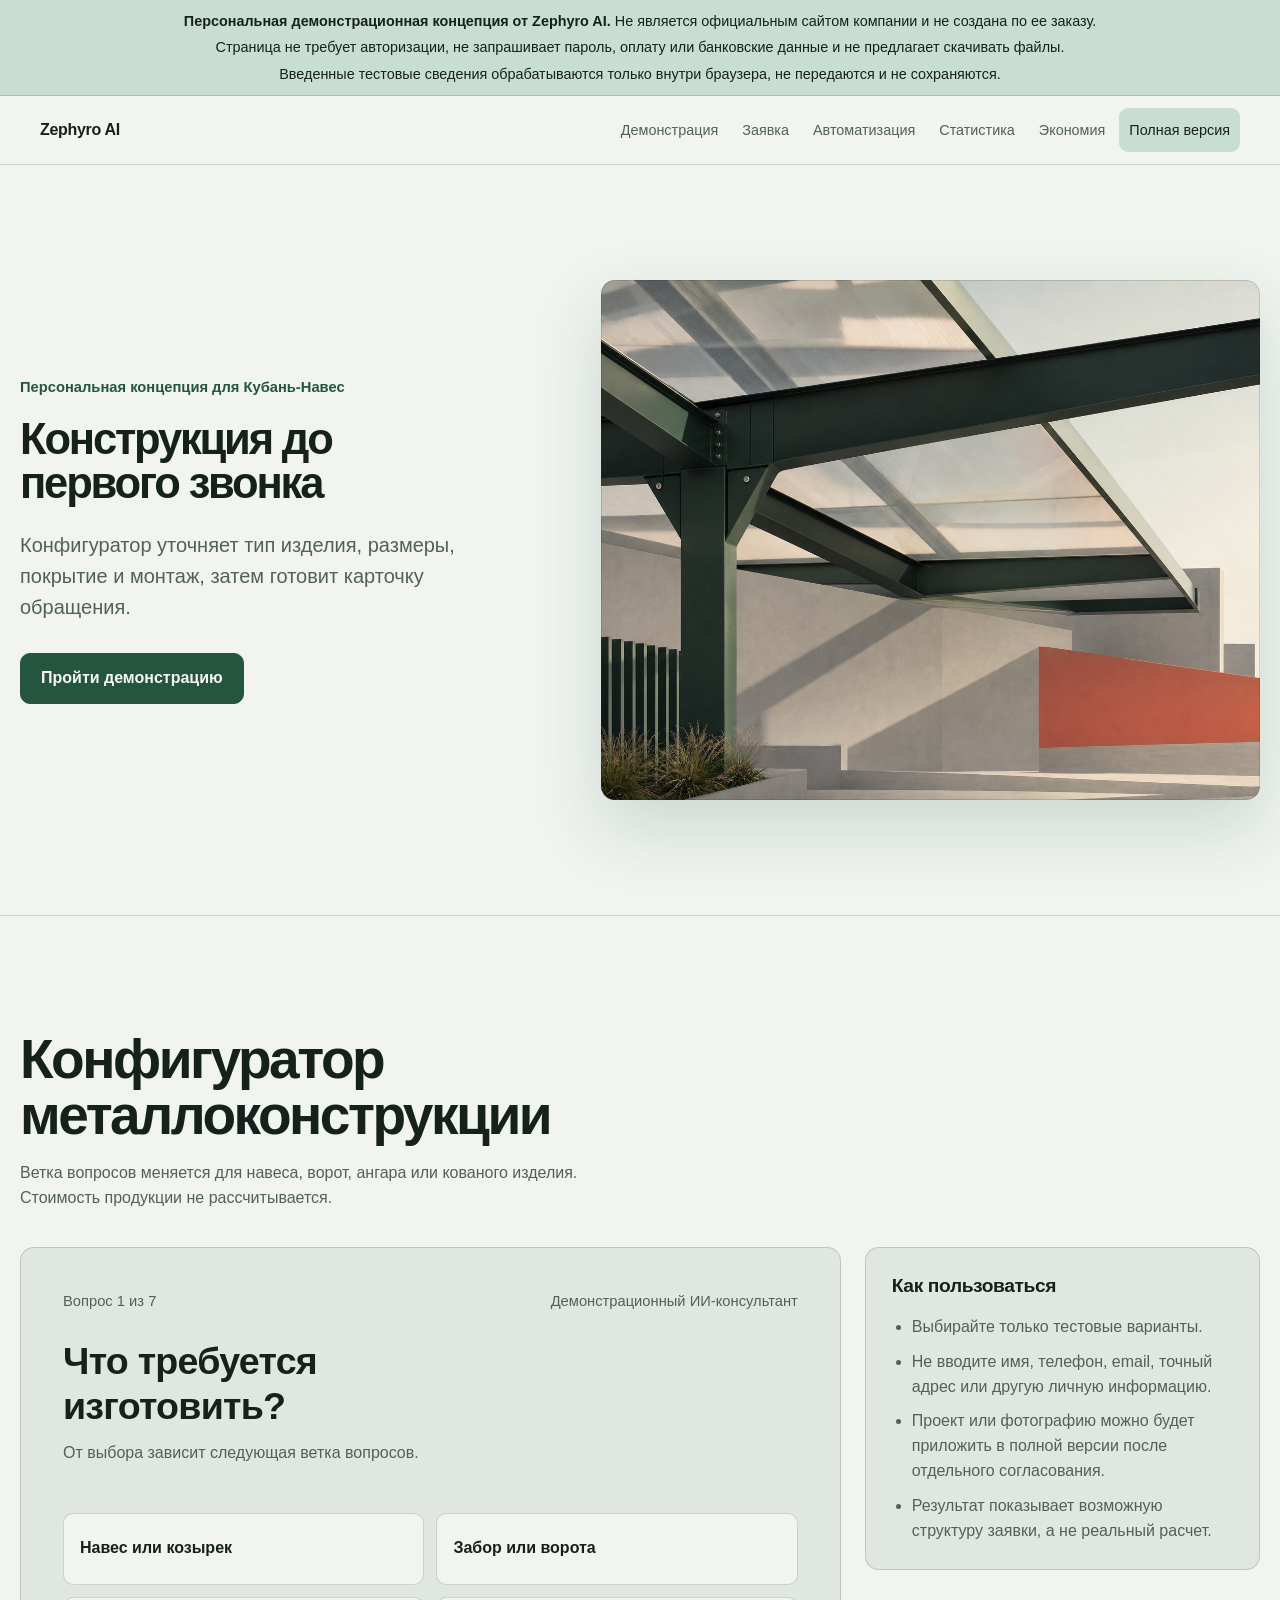
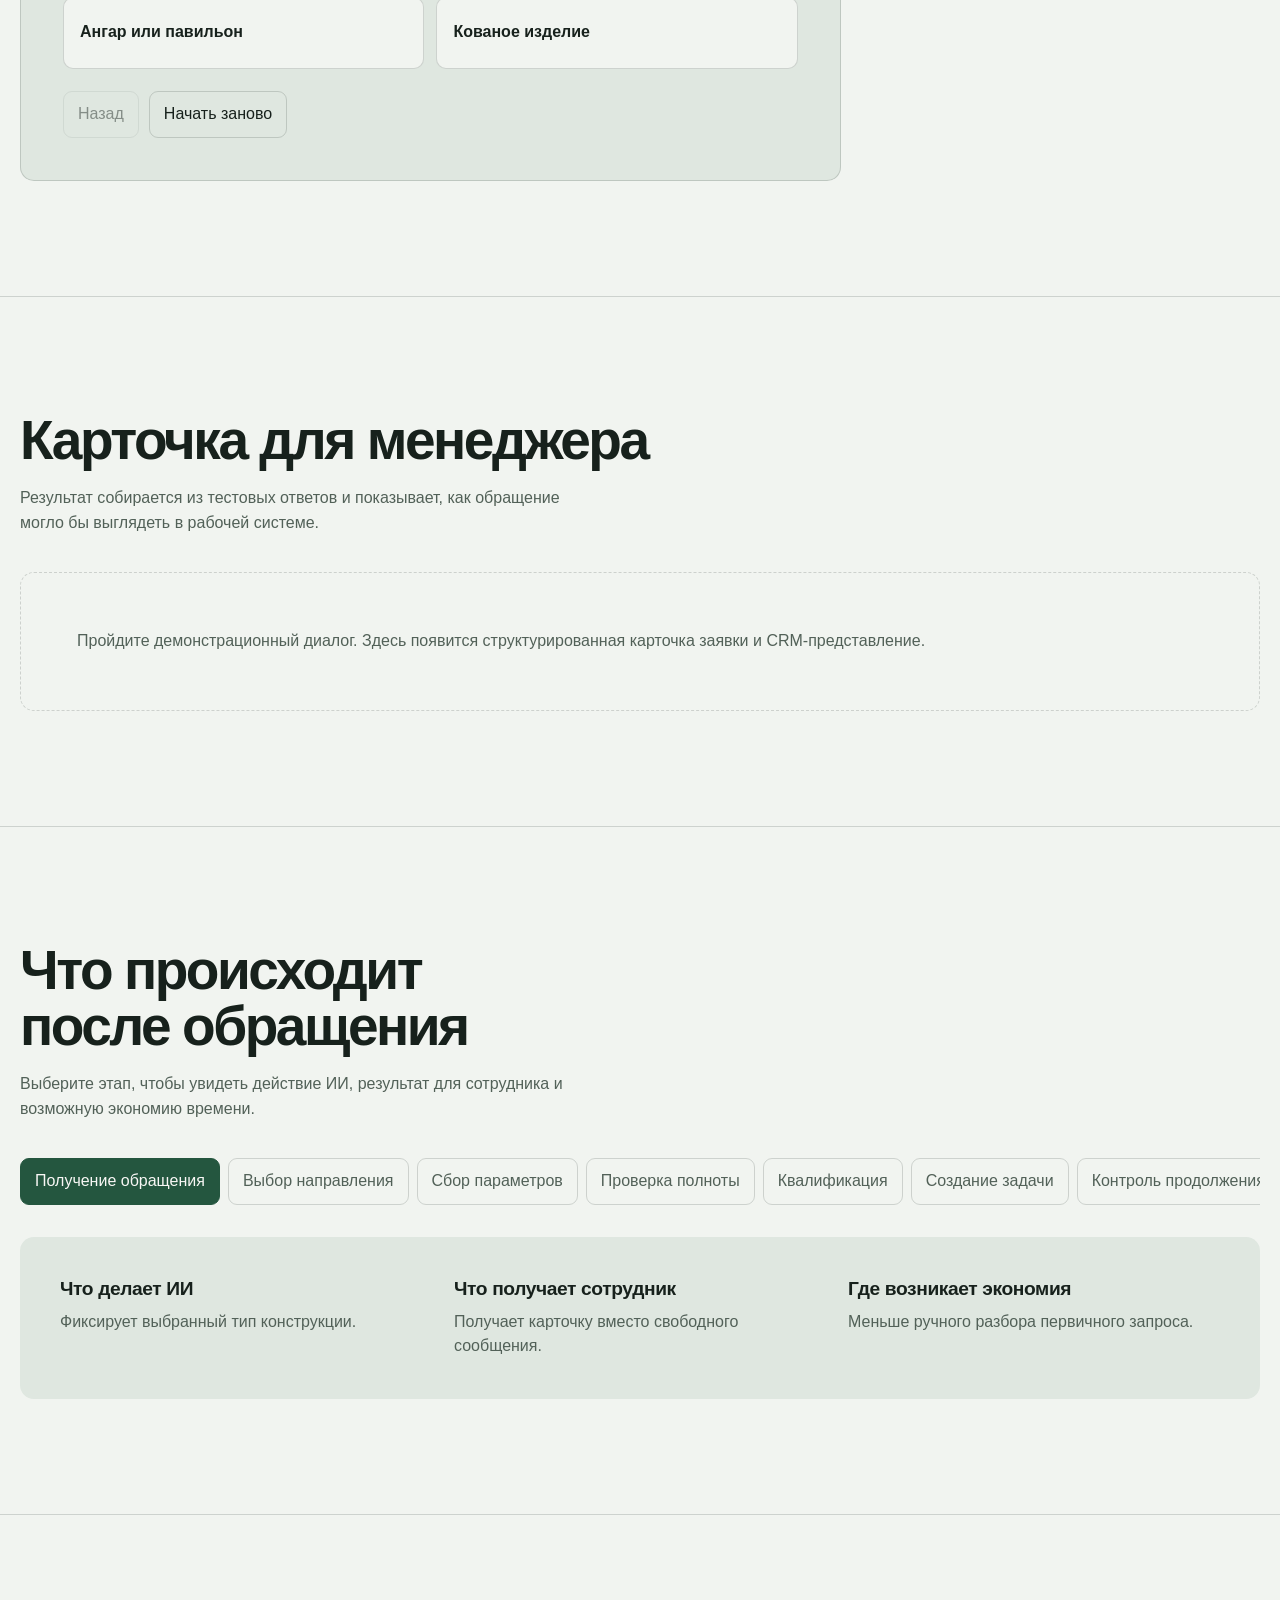
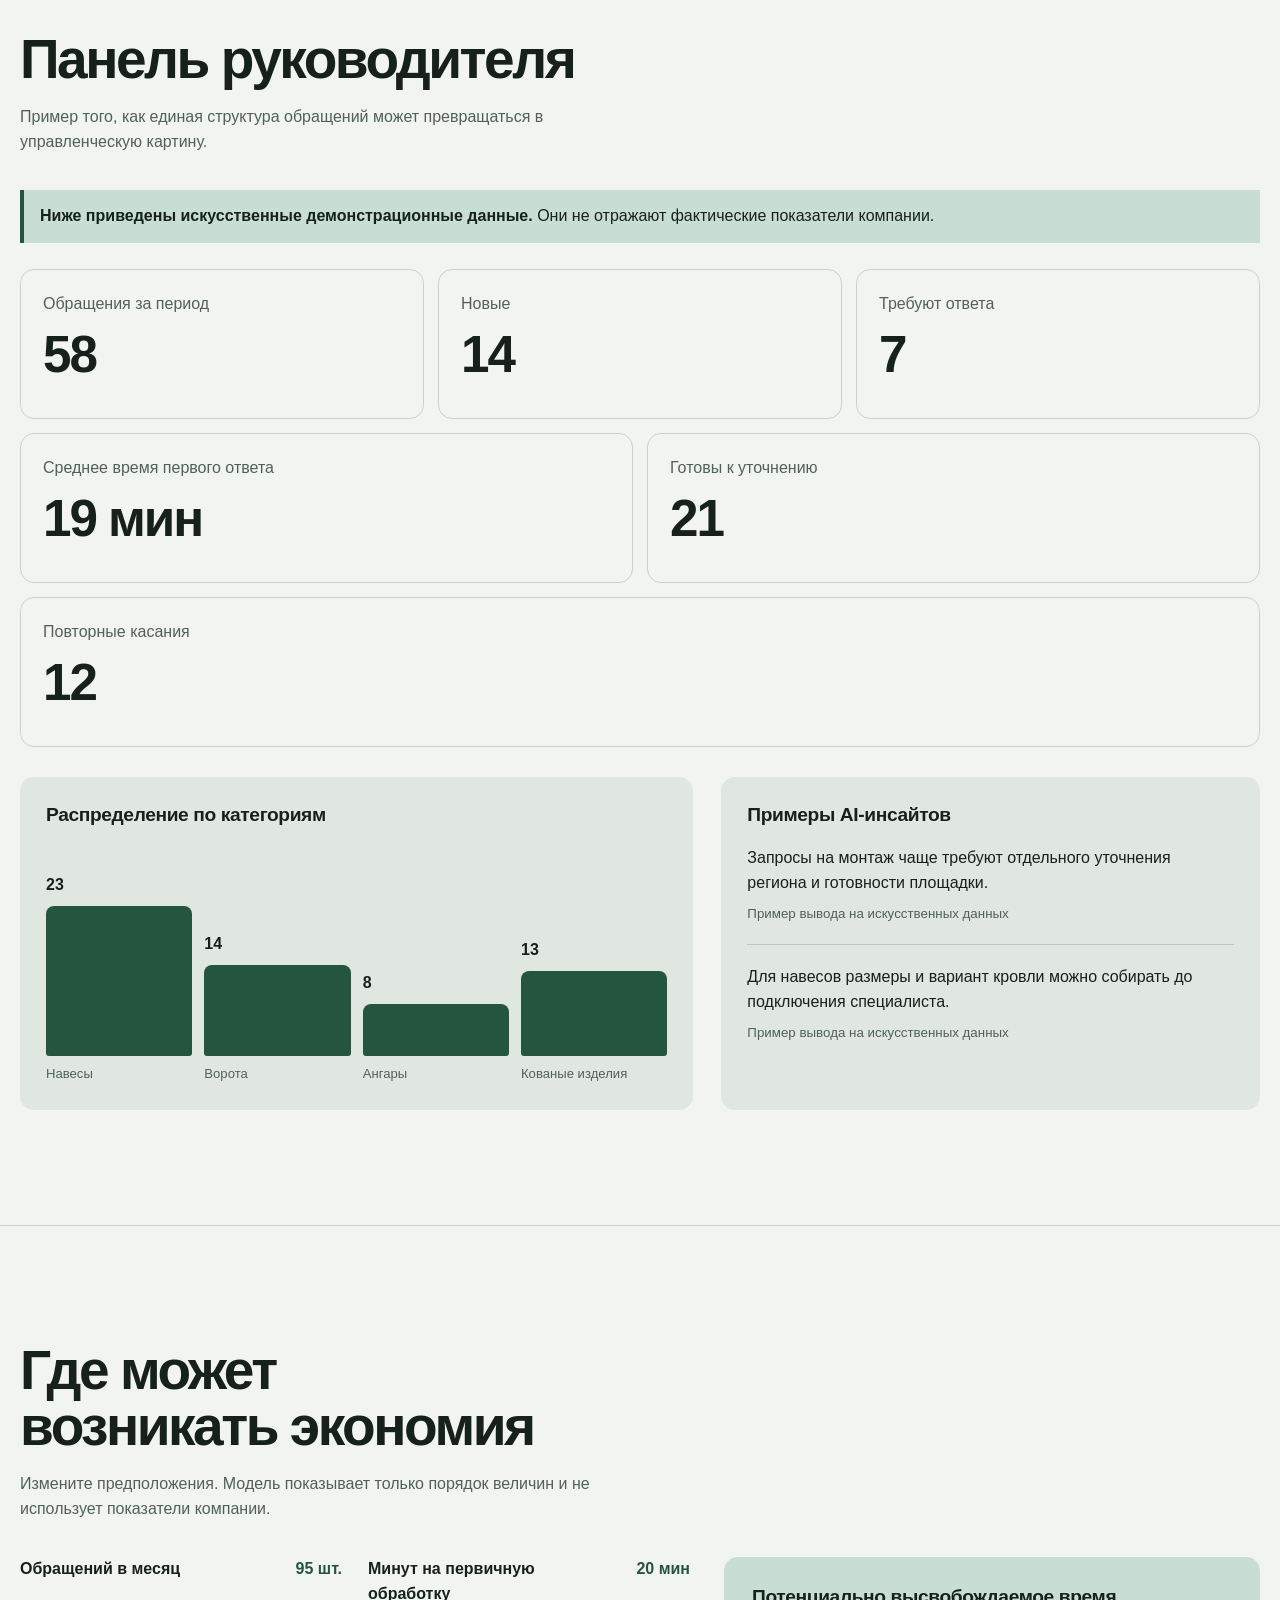
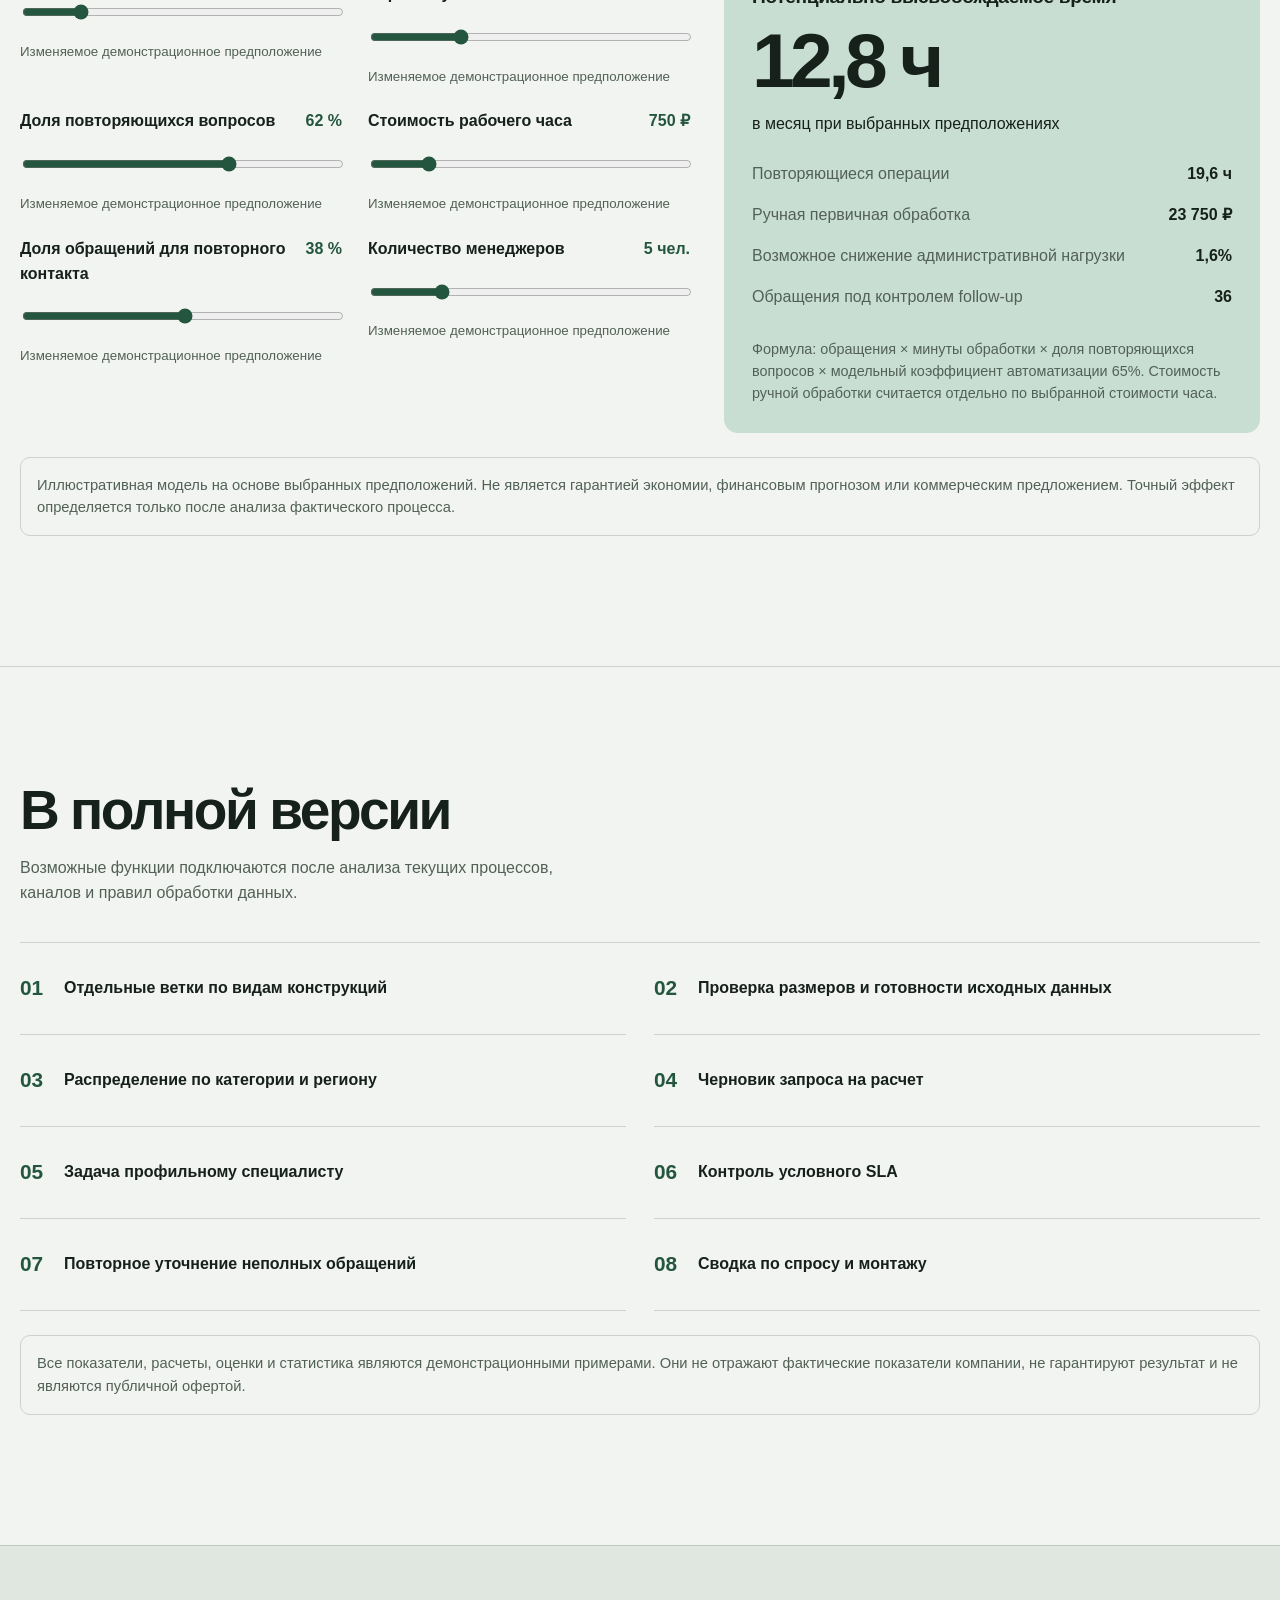
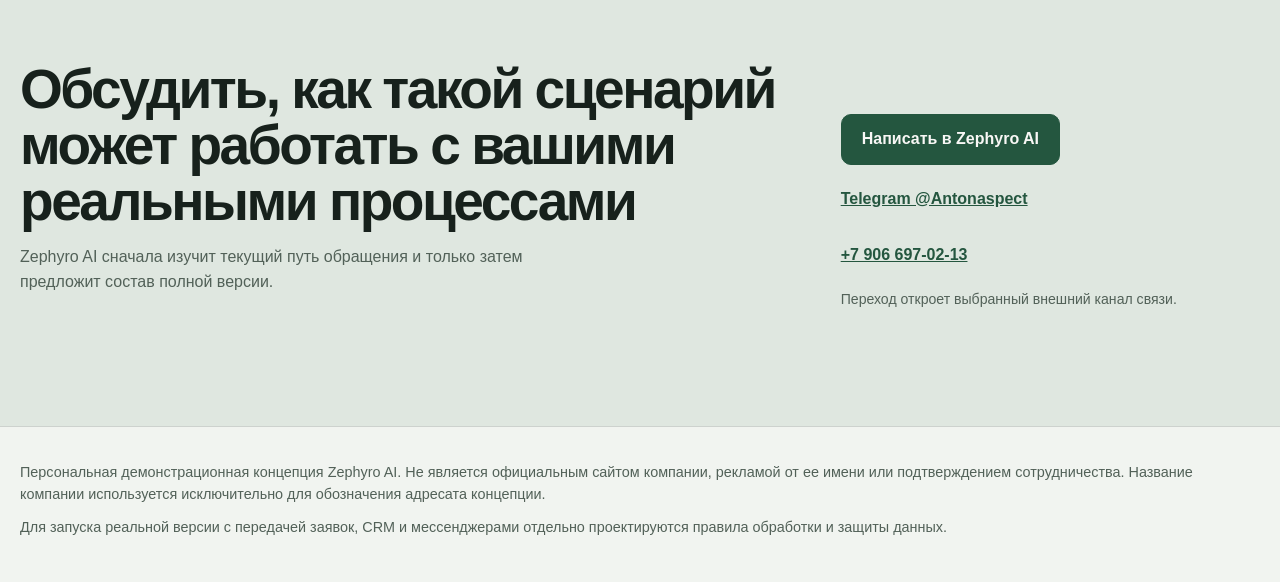
<file: docs/kuban-naves-knjp8k/index.html>
<!doctype html>
<html lang="ru">
<head>
  <meta charset="UTF-8">
  <meta name="viewport" content="width=device-width, initial-scale=1">
  <meta name="robots" content="noindex, nofollow, noarchive">
  <meta name="googlebot" content="noindex, nofollow, noarchive">
  <meta name="yandex" content="noindex, nofollow, noarchive">
  <meta http-equiv="Content-Security-Policy" content="default-src 'none'; img-src 'self' data:; style-src 'unsafe-inline'; script-src 'unsafe-inline'; connect-src 'none'; font-src 'none'; media-src 'none'; object-src 'none'; frame-src 'none'; worker-src 'none'; manifest-src 'none'; base-uri 'none'; form-action 'none'">
  <meta name="referrer" content="no-referrer">
  <link rel="icon" href="[data-uri]">
  <title>Кубань-Навес | персональная концепция Zephyro AI</title>
  <style>
    :root {
      color-scheme: light dark;
      --surface: #f1f4f0; --surface-2: #dfe7e0; --ink: #17211c; --muted: #526158;
      --accent: #24563f; --accent-soft: #c9ded2; --on-accent: #f8f7f5;
      --line: color-mix(in srgb, var(--ink) 16%, transparent); --shadow: color-mix(in srgb, var(--accent) 18%, transparent);
      --radius: 14px; --max: 1240px; --nav-h: 68px;
    }
    @media (prefers-color-scheme: dark) {
      :root { --surface: #111914; --surface-2: #1c2821; --ink: #edf3ef; --muted: #b7c6bc; --accent: #83c6a2; --accent-soft: color-mix(in srgb, #83c6a2 18%, #1c2821); --on-accent: #111914; --line: color-mix(in srgb, var(--ink) 18%, transparent); --shadow: color-mix(in srgb, var(--accent) 18%, transparent); }
    }
    * { box-sizing: border-box; }
    html { scroll-behavior: smooth; }
    body { margin: 0; min-width: 320px; overflow-x: hidden; background: var(--surface); color: var(--ink); font-family: "Segoe UI Variable", "Segoe UI", Arial, sans-serif; font-size: 16px; line-height: 1.55; }
    button, input, a { font: inherit; }
    button, a { -webkit-tap-highlight-color: transparent; }
    a { color: inherit; }
    img { display: block; max-width: 100%; }
    .skip { position: fixed; left: 12px; top: -80px; z-index: 20; background: var(--ink); color: var(--surface); padding: 12px 16px; border-radius: var(--radius); }
    .skip:focus { top: 12px; }
    :focus-visible { outline: 3px solid var(--accent); outline-offset: 3px; }
    .demo-notice { padding: 10px 20px; background: var(--accent-soft); color: var(--ink); border-bottom: 1px solid var(--line); text-align: center; font-size: .9rem; }
    .demo-notice p { margin: 0 auto; max-width: 1100px; }
    .demo-notice p + p { margin-top: 4px; }
    .site-nav { position: sticky; top: 0; z-index: 10; min-height: var(--nav-h); border-bottom: 1px solid var(--line); background: color-mix(in srgb, var(--surface) 92%, transparent); backdrop-filter: blur(16px); }
    .nav-inner { max-width: var(--max); margin: 0 auto; padding: 0 20px; min-height: var(--nav-h); display: flex; align-items: center; gap: 24px; }
    .brand { min-height: 44px; display: inline-flex; align-items: center; font-weight: 780; letter-spacing: -.02em; white-space: nowrap; text-decoration: none; }
    .nav-links { display: flex; align-items: center; gap: 4px; overflow-x: auto; scrollbar-width: none; margin-left: auto; }
    .nav-links::-webkit-scrollbar { display: none; }
    .nav-links a { min-height: 44px; padding: 11px 10px; border-radius: 9px; text-decoration: none; color: var(--muted); white-space: nowrap; font-size: .9rem; }
    .nav-links a[aria-current="true"] { color: var(--ink); background: var(--accent-soft); }
    main { display: block; }
    .wrap { width: min(calc(100% - 40px), var(--max)); margin: 0 auto; }
    .hero { min-height: calc(100dvh - 150px); display: grid; grid-template-columns: minmax(0, .88fr) minmax(460px, 1.12fr); align-items: center; gap: clamp(28px, 5vw, 76px); padding-block: clamp(48px, 8vw, 88px); }
    .hero-copy { max-width: 650px; }
    .eyebrow { margin: 0 0 18px; color: var(--accent); font-weight: 720; font-size: .92rem; }
    h1, h2, h3 { text-wrap: balance; }
    h1 { margin: 0; font-size: clamp(2.55rem, 3.4vw, 3.8rem); line-height: 1.02; letter-spacing: -.05em; max-width: 20ch; }
    .hero-copy > p:not(.eyebrow) { max-width: 54ch; margin: 24px 0 30px; color: var(--muted); font-size: clamp(1.05rem, 1.8vw, 1.25rem); }
    .primary-link, .primary-button { display: inline-flex; align-items: center; justify-content: center; min-height: 48px; padding: 12px 20px; border: 1px solid var(--accent); border-radius: 10px; background: var(--accent); color: var(--on-accent); text-decoration: none; font-weight: 720; cursor: pointer; white-space: nowrap; transition: transform .18s ease, filter .18s ease; }
    .primary-link:hover, .primary-button:hover { filter: brightness(1.08); }
    .primary-link:active, .primary-button:active { transform: scale(.985); }
    .hero-visual { position: relative; min-height: 520px; margin: 0; border-radius: var(--radius); overflow: hidden; background: var(--surface-2); box-shadow: 0 28px 70px var(--shadow); }
    .hero-visual img { width: 100%; height: 100%; min-height: 520px; object-fit: cover; }
    .hero-visual::after { content: ""; position: absolute; inset: 0; pointer-events: none; border: 1px solid color-mix(in srgb, var(--ink) 15%, transparent); border-radius: inherit; }
    .section { padding-block: clamp(72px, 9vw, 118px); border-top: 1px solid var(--line); }
    .section-head { max-width: 760px; margin-bottom: 36px; }
    h2 { margin: 0; font-size: clamp(2.15rem, 4.3vw, 4.15rem); line-height: 1.02; letter-spacing: -.045em; }
    .section-head p { margin: 18px 0 0; color: var(--muted); max-width: 65ch; }
    h3 { margin: 0; font-size: 1.2rem; line-height: 1.2; letter-spacing: -.02em; }
    .assistant-shell { display: grid; grid-template-columns: minmax(0, 1.35fr) minmax(280px, .65fr); gap: 24px; align-items: start; }
    .assistant-panel, .context-panel { border-radius: var(--radius); border: 1px solid var(--line); background: var(--surface-2); }
    .assistant-panel { min-height: 500px; padding: clamp(22px, 4vw, 42px); display: flex; flex-direction: column; }
    .context-panel { padding: 26px; }
    .context-panel p, .context-panel li { color: var(--muted); }
    .context-panel ul { margin: 18px 0 0; padding-left: 20px; }
    .context-panel li + li { margin-top: 10px; }
    .progress-copy { display: flex; justify-content: space-between; gap: 16px; color: var(--muted); font-size: .92rem; margin-bottom: 26px; }
    .question { min-height: 330px; display: flex; flex-direction: column; }
    .question h3 { font-size: clamp(1.55rem, 3vw, 2.35rem); max-width: 22ch; }
    .question-helper { margin: 12px 0 24px; color: var(--muted); max-width: 62ch; }
    .option-grid { display: grid; grid-template-columns: repeat(2, minmax(0, 1fr)); gap: 12px; margin-top: auto; }
    .option { min-height: 72px; text-align: left; border: 1px solid var(--line); border-radius: 10px; padding: 14px 16px; background: var(--surface); color: var(--ink); cursor: pointer; transition: border-color .18s ease, transform .18s ease, background .18s ease; }
    .option:hover { border-color: var(--accent); background: var(--accent-soft); }
    .option:active { transform: scale(.985); }
    .option[aria-pressed="true"] { border-color: var(--accent); background: var(--accent-soft); }
    .option strong { display: block; }
    .option small { display: block; margin-top: 4px; color: var(--muted); }
    .dialog-actions { display: flex; flex-wrap: wrap; gap: 10px; margin-top: 22px; }
    .secondary-button { min-height: 44px; padding: 10px 14px; border: 1px solid var(--line); border-radius: 9px; background: transparent; color: var(--ink); cursor: pointer; }
    .secondary-button:hover { border-color: var(--accent); }
    .secondary-button:active { transform: scale(.985); }
    .secondary-button:disabled { opacity: .45; cursor: not-allowed; }
    .inline-error { margin: 14px 0 0; padding: 12px 14px; border-left: 4px solid var(--accent); background: var(--accent-soft); }
    .skeleton { display: grid; gap: 14px; min-height: 330px; align-content: center; }
    .skeleton span { display: block; height: 18px; border-radius: 8px; background: color-mix(in srgb, var(--ink) 10%, transparent); }
    .skeleton span:nth-child(1) { width: 64%; height: 34px; }
    .skeleton span:nth-child(2) { width: 82%; }
    .skeleton span:nth-child(3) { width: 46%; }
    .application-empty { border: 1px dashed var(--line); border-radius: var(--radius); padding: clamp(28px, 5vw, 56px); color: var(--muted); }
    .application-grid { display: grid; grid-template-columns: minmax(0, .9fr) minmax(0, 1.1fr); gap: 34px; }
    .qualification { padding: 28px; border-radius: var(--radius); background: var(--accent-soft); }
    .qualification-label { margin: 0 0 8px; color: var(--muted); }
    .qualification strong { font-size: clamp(2rem, 5vw, 4.2rem); line-height: 1; letter-spacing: -.05em; }
    .qualification p:last-child { margin-bottom: 0; }
    .field-grid { display: grid; grid-template-columns: repeat(2, minmax(0, 1fr)); gap: 18px 28px; margin: 0; }
    .field-grid div { min-width: 0; }
    .field-grid dt { color: var(--muted); font-size: .88rem; }
    .field-grid dd { margin: 5px 0 0; font-weight: 680; overflow-wrap: anywhere; }
    .crm-block { margin-top: 36px; padding-top: 30px; border-top: 1px solid var(--line); }
    .crm-block h3 { margin-bottom: 20px; }
    .crm-grid { display: grid; grid-template-columns: repeat(4, minmax(0, 1fr)); gap: 12px; }
    .crm-cell { min-height: 110px; padding: 16px; border-radius: 10px; background: var(--surface-2); }
    .crm-cell span { display: block; color: var(--muted); font-size: .82rem; }
    .crm-cell strong { display: block; margin-top: 8px; overflow-wrap: anywhere; }
    .road-tabs { display: flex; gap: 8px; overflow-x: auto; padding-bottom: 8px; scrollbar-width: thin; }
    .road-tab { min-height: 46px; padding: 10px 14px; white-space: nowrap; border: 1px solid var(--line); border-radius: 9px; background: transparent; color: var(--muted); cursor: pointer; }
    .road-tab[aria-selected="true"] { background: var(--accent); border-color: var(--accent); color: var(--on-accent); }
    .road-panel { display: grid; grid-template-columns: repeat(3, minmax(0, 1fr)); gap: 22px; margin-top: 24px; padding: clamp(24px, 4vw, 40px); border-radius: var(--radius); background: var(--surface-2); }
    .road-panel p { margin: 10px 0 0; color: var(--muted); }
    .synthetic-note { padding: 14px 16px; border-left: 4px solid var(--accent); background: var(--accent-soft); margin-bottom: 26px; }
    .metric-grid { display: grid; grid-template-columns: repeat(12, minmax(0, 1fr)); gap: 14px; margin: 0; }
    .metric { grid-column: span 4; min-height: 150px; padding: 22px; border-radius: var(--radius); border: 1px solid var(--line); }
    .metric:nth-child(4), .metric:nth-child(5) { grid-column: span 6; }
    .metric:nth-child(6) { grid-column: span 12; }
    .metric dt { color: var(--muted); }
    .metric dd { margin: 12px 0 0; font-size: clamp(2rem, 4vw, 3.5rem); line-height: 1; font-weight: 780; letter-spacing: -.04em; }
    .dashboard-lower { display: grid; grid-template-columns: minmax(0, 1fr) minmax(280px, .8fr); gap: 28px; margin-top: 30px; }
    .bar-chart, .insights { padding: 26px; border-radius: var(--radius); background: var(--surface-2); }
    .bars { height: 230px; display: flex; align-items: end; gap: 12px; margin-top: 28px; }
    .bar-item { flex: 1; min-width: 0; display: grid; gap: 8px; align-content: end; height: 100%; }
    .bar { min-height: 8px; border-radius: 8px 8px 3px 3px; background: var(--accent); }
    .bar-item strong, .bar-item span { overflow-wrap: anywhere; }
    .bar-item span { color: var(--muted); font-size: .82rem; }
    .insight { margin-top: 20px; padding-top: 20px; border-top: 1px solid var(--line); }
    .insight:first-of-type { border-top: 0; padding-top: 0; }
    .insight p { margin: 0; }
    .insight small { display: block; margin-top: 8px; color: var(--muted); }
    .savings-layout { display: grid; grid-template-columns: minmax(0, 1fr) minmax(320px, .8fr); gap: 34px; align-items: start; }
    .controls { display: grid; grid-template-columns: repeat(2, minmax(0, 1fr)); gap: 22px 26px; }
    .control label { display: flex; justify-content: space-between; gap: 16px; font-weight: 670; }
    .control output { color: var(--accent); white-space: nowrap; }
    .control input[type="range"] { width: 100%; min-height: 44px; margin-top: 8px; accent-color: var(--accent); cursor: pointer; }
    .control small { display: block; color: var(--muted); }
    .savings-output { position: sticky; top: calc(var(--nav-h) + 22px); padding: 28px; border-radius: var(--radius); background: var(--accent-soft); }
    .saving-main { margin: 18px 0 4px; font-size: clamp(2.5rem, 6vw, 5.3rem); line-height: .9; font-weight: 790; letter-spacing: -.06em; }
    .saving-list { margin: 26px 0 0; display: grid; gap: 16px; }
    .saving-list div { display: flex; justify-content: space-between; gap: 20px; }
    .saving-list dt { color: var(--muted); }
    .saving-list dd { margin: 0; text-align: right; font-weight: 700; }
    .formula { margin: 28px 0 0; color: var(--muted); font-size: .9rem; }
    .legal-note { margin-top: 24px; padding: 16px; border: 1px solid var(--line); border-radius: 10px; color: var(--muted); font-size: .92rem; }
    .feature-map { display: grid; grid-template-columns: repeat(2, minmax(0, 1fr)); gap: 0 28px; border-top: 1px solid var(--line); }
    .feature { min-height: 92px; display: flex; align-items: center; gap: 16px; border-bottom: 1px solid var(--line); }
    .feature strong { color: var(--accent); font-size: 1.3rem; min-width: 28px; }
    .feature span { font-weight: 650; }
    .contact-section { background: var(--surface-2); }
    .contact-layout { display: grid; grid-template-columns: minmax(0, 1.3fr) minmax(260px, .7fr); gap: 42px; align-items: end; }
    .contact-layout p { color: var(--muted); max-width: 62ch; }
    .contact-actions { display: grid; gap: 12px; justify-items: start; }
    .contact-actions a:not(.primary-link) { min-height: 44px; display: inline-flex; align-items: center; color: var(--accent); font-weight: 680; }
    .external-note { font-size: .88rem; color: var(--muted); }
    footer { border-top: 1px solid var(--line); padding: 34px 20px 44px; color: var(--muted); font-size: .9rem; }
    footer p { max-width: var(--max); margin: 0 auto; }
    footer p + p { margin-top: 10px; }
    .reveal-on-view { opacity: 1; transform: none; }
    @media (prefers-reduced-motion: no-preference) {
      html { scroll-behavior: smooth; }
      .reveal-on-view { opacity: 0; transform: translateY(18px); transition: opacity .6s cubic-bezier(.16,1,.3,1), transform .6s cubic-bezier(.16,1,.3,1); }
      .reveal-on-view.is-visible { opacity: 1; transform: none; }
      .skeleton span { animation: pulse 1s ease-in-out infinite alternate; }
      @keyframes pulse { to { opacity: .45; } }
    }
    @media (max-width: 1020px) {
      .hero { grid-template-columns: 1fr; min-height: auto; }
      .hero-copy { max-width: 760px; }
      .hero-visual, .hero-visual img { min-height: 420px; }
      .assistant-shell, .application-grid, .savings-layout, .contact-layout { grid-template-columns: 1fr; }
      .context-panel { order: -1; }
      .crm-grid { grid-template-columns: repeat(2, minmax(0, 1fr)); }
      .savings-output { position: static; }
    }
    @media (max-width: 767px) {
      .demo-notice { padding-inline: 14px; text-align: left; }
      .nav-inner { padding-inline: 16px; gap: 12px; }
      .brand { font-size: .92rem; }
      .nav-links { margin-left: 0; }
      .wrap { width: min(calc(100% - 32px), var(--max)); }
      .hero { padding-block: 44px 58px; gap: 28px; }
      h1 { font-size: clamp(2.55rem, 12vw, 4.1rem); }
      .hero-visual, .hero-visual img { min-height: 320px; }
      .section { padding-block: 68px; }
      .assistant-panel { padding: 20px; min-height: 530px; }
      .option-grid, .field-grid, .controls, .feature-map { grid-template-columns: 1fr; }
      .option { min-height: 62px; }
      .crm-grid { grid-template-columns: 1fr; }
      .road-panel { grid-template-columns: 1fr; }
      .metric { grid-column: span 12 !important; min-height: 120px; }
      .dashboard-lower { grid-template-columns: 1fr; }
      .bars { height: 200px; gap: 8px; }
      .bar-item span { font-size: .74rem; }
      .saving-list div { display: block; }
      .saving-list dd { text-align: left; margin-top: 4px; }
      .contact-actions { justify-items: stretch; }
      .contact-actions .primary-link { width: 100%; }
    }
    @media (prefers-reduced-motion: reduce) {
      *, *::before, *::after { scroll-behavior: auto !important; animation: none !important; transition-duration: .01ms !important; }
    }
  </style>
</head>
<body>
  <a class="skip" href="#main">Перейти к содержимому</a>
  <aside class="demo-notice" aria-label="Предупреждение о демонстрации">
    <p><strong>Персональная демонстрационная концепция от Zephyro AI.</strong> Не является официальным сайтом компании и не создана по ее заказу.</p>
    <p>Страница не требует авторизации, не запрашивает пароль, оплату или банковские данные и не предлагает скачивать файлы.</p>
    <p>Введенные тестовые сведения обрабатываются только внутри браузера, не передаются и не сохраняются.</p>
  </aside>
  <nav class="site-nav" aria-label="Разделы демонстрации">
    <div class="nav-inner">
      <a class="brand" href="#top">Zephyro AI</a>
      <div class="nav-links">
        <a href="#assistant">Демонстрация</a><a href="#application">Заявка</a><a href="#automation">Автоматизация</a><a href="#statistics">Статистика</a><a href="#savings">Экономия</a><a href="#full">Полная версия</a>
      </div>
    </div>
  </nav>
  <main id="main">
    <section class="hero wrap" id="top">
      <div class="hero-copy reveal-on-view">
        <p class="eyebrow">Персональная концепция для Кубань-Навес</p>
        <h1>Конструкция до первого звонка</h1>
        <p>Конфигуратор уточняет тип изделия, размеры, покрытие и монтаж, затем готовит карточку обращения.</p>
        <a class="primary-link" href="#assistant">Пройти демонстрацию</a>
      </div>
      <figure class="hero-visual reveal-on-view">
        <img src="./assets/hero.png" width="1536" height="1024" alt="Абстрактная архитектурная композиция с металлическими балками и светопрозрачной кровлей" fetchpriority="high">
      </figure>
    </section>

    <section class="section" id="assistant">
      <div class="wrap reveal-on-view">
        <header class="section-head"><h2>Конфигуратор металлоконструкции</h2><p>Ветка вопросов меняется для навеса, ворот, ангара или кованого изделия. Стоимость продукции не рассчитывается.</p></header>
        <div class="assistant-shell">
          <div class="assistant-panel" aria-live="polite">
            <div class="progress-copy"><span id="progressText">Подготовка сценария</span><span>Демонстрационный ИИ-консультант</span></div>
            <div id="questionStage"></div>
            <p class="inline-error" id="assistantError" hidden>Сценарий не удалось обновить. Нажмите «Начать заново» и повторите выбор.</p>
            <div class="dialog-actions"><button class="secondary-button" id="backButton" type="button">Назад</button><button class="secondary-button" id="resetButton" type="button">Начать заново</button></div>
          </div>
          <aside class="context-panel">
            <h3>Как пользоваться</h3>
            <ul>
              <li>Выбирайте только тестовые варианты.</li>
              <li>Не вводите имя, телефон, email, точный адрес или другую личную информацию.</li>
              <li>Проект или фотографию можно будет приложить в полной версии после отдельного согласования.</li>
              <li>Результат показывает возможную структуру заявки, а не реальный расчет.</li>
            </ul>
          </aside>
        </div>
      </div>
    </section>

    <section class="section" id="application">
      <div class="wrap reveal-on-view">
        <header class="section-head"><h2>Карточка для менеджера</h2><p>Результат собирается из тестовых ответов и показывает, как обращение могло бы выглядеть в рабочей системе.</p></header>
        <div id="applicationContent" class="application-empty">Пройдите демонстрационный диалог. Здесь появится структурированная карточка заявки и CRM-представление.</div>
      </div>
    </section>

    <section class="section" id="automation">
      <div class="wrap reveal-on-view">
        <header class="section-head"><h2>Что происходит после обращения</h2><p>Выберите этап, чтобы увидеть действие ИИ, результат для сотрудника и возможную экономию времени.</p></header>
        <div class="road-tabs" id="roadTabs" role="tablist" aria-label="Этапы автоматической обработки"></div>
        <div class="road-panel" id="roadPanel" role="tabpanel" tabindex="0"></div>
      </div>
    </section>

    <section class="section" id="statistics">
      <div class="wrap reveal-on-view">
        <header class="section-head"><h2>Панель руководителя</h2><p>Пример того, как единая структура обращений может превращаться в управленческую картину.</p></header>
        <p class="synthetic-note"><strong>Ниже приведены искусственные демонстрационные данные.</strong> Они не отражают фактические показатели компании.</p>
        <dl class="metric-grid" id="metricGrid"></dl>
        <div class="dashboard-lower">
          <div class="bar-chart"><h3>Распределение по категориям</h3><div class="bars" id="barChart" role="img"></div></div>
          <aside class="insights"><h3>Примеры AI-инсайтов</h3><div id="insightList"></div></aside>
        </div>
      </div>
    </section>

    <section class="section" id="savings">
      <div class="wrap reveal-on-view">
        <header class="section-head"><h2>Где может возникать экономия</h2><p>Измените предположения. Модель показывает только порядок величин и не использует показатели компании.</p></header>
        <div class="savings-layout">
          <div class="controls" id="savingControls"></div>
          <aside class="savings-output" aria-live="polite">
            <h3>Потенциально высвобождаемое время</h3>
            <p class="saving-main"><span id="freedHours">0</span> ч</p>
            <p>в месяц при выбранных предположениях</p>
            <dl class="saving-list">
              <div><dt>Повторяющиеся операции</dt><dd id="repeatHours">0 ч</dd></div>
              <div><dt>Ручная первичная обработка</dt><dd id="manualCost">0 ₽</dd></div>
              <div><dt>Возможное снижение административной нагрузки</dt><dd id="adminShare">0%</dd></div>
              <div><dt>Обращения под контролем follow-up</dt><dd id="followCount">0</dd></div>
            </dl>
            <p class="formula">Формула: обращения × минуты обработки × доля повторяющихся вопросов × модельный коэффициент автоматизации 65%. Стоимость ручной обработки считается отдельно по выбранной стоимости часа.</p>
          </aside>
        </div>
        <p class="legal-note">Иллюстративная модель на основе выбранных предположений. Не является гарантией экономии, финансовым прогнозом или коммерческим предложением. Точный эффект определяется только после анализа фактического процесса.</p>
      </div>
    </section>

    <section class="section" id="full">
      <div class="wrap reveal-on-view">
        <header class="section-head"><h2>В полной версии</h2><p>Возможные функции подключаются после анализа текущих процессов, каналов и правил обработки данных.</p></header>
        <div class="feature-map" id="featureMap"></div>
        <p class="legal-note">Все показатели, расчеты, оценки и статистика являются демонстрационными примерами. Они не отражают фактические показатели компании, не гарантируют результат и не являются публичной офертой.</p>
      </div>
    </section>

    <section class="section contact-section" id="contact">
      <div class="wrap contact-layout reveal-on-view">
        <div><h2>Обсудить, как такой сценарий может работать с вашими реальными процессами</h2><p>Zephyro AI сначала изучит текущий путь обращения и только затем предложит состав полной версии.</p></div>
        <div class="contact-actions">
          <a class="primary-link" href="mailto:zephyro.aiagency@gmail.com" rel="noopener noreferrer nofollow">Написать в Zephyro AI</a>
          <a href="https://t.me/Antonaspect" target="_blank" rel="noopener noreferrer nofollow">Telegram @Antonaspect</a>
          <a href="tel:+79066970213" rel="noopener noreferrer nofollow">+7 906 697-02-13</a>
          <span class="external-note">Переход откроет выбранный внешний канал связи.</span>
        </div>
      </div>
    </section>
  </main>
  <footer>
    <p>Персональная демонстрационная концепция Zephyro AI. Не является официальным сайтом компании, рекламой от ее имени или подтверждением сотрудничества. Название компании используется исключительно для обозначения адресата концепции.</p>
    <p>Для запуска реальной версии с передачей заявок, CRM и мессенджерами отдельно проектируются правила обработки и защиты данных.</p>
  </footer>
  <script id="scenarioData" type="application/json">{"id":"client-005","slug":"kuban-naves-knjp8k","company":"Кубань-Навес","sourceUrl":"https://www.kuban-naves.ru/","region":"Краснодарский край","image":"exec-9433d887-c731-43c4-a5c0-9ddfb29c62e1.png","imageAlt":"Абстрактная архитектурная композиция с металлическими балками и светопрозрачной кровлей","heroTitle":"Конструкция до первого звонка","heroText":"Конфигуратор уточняет тип изделия, размеры, покрытие и монтаж, затем готовит карточку обращения.","scenarioName":"Конфигуратор металлоконструкции","scenarioIntro":"Ветка вопросов меняется для навеса, ворот, ангара или кованого изделия. Стоимость продукции не рассчитывается.","accent":"#24563f","accentSoft":"#c9ded2","accentDark":"#83c6a2","surface":"#f1f4f0","surface2":"#dfe7e0","ink":"#17211c","muted":"#526158","darkSurface":"#111914","darkSurface2":"#1c2821","darkInk":"#edf3ef","darkMuted":"#b7c6bc","department":"Отдел металлоконструкций","completeAction":"Передать карточку специалисту по выбранному типу конструкции","summaryLead":"Запрос на изготовление и монтаж металлоконструкции","facts":["Официальный сайт перечисляет навесы, ангары, заборы и ворота, кровельные работы, жестяные и кованые изделия.","Компания указывает работу по Краснодарскому краю, изготовление по типовым и индивидуальным проектам, доставку и монтаж.","На сайте есть форма заявки с именем, телефоном и сообщением; в демо эти данные не запрашиваются."],"hypothesis":"Такой сценарий может быть полезен, когда разные виды конструкций требуют разных исходных параметров до разговора со специалистом.","doNotUse":"Не использовать неподтвержденные данные о количестве обращений, составе бригад, фактических сроках ответа, CRM и потерях.","questions":[{"id":"product","prompt":"Что требуется изготовить?","helper":"От выбора зависит следующая ветка вопросов.","options":[{"value":"canopy","label":"Навес или козырек","detail":""},{"value":"gates","label":"Забор или ворота","detail":""},{"value":"hangar","label":"Ангар или павильон","detail":""},{"value":"forged","label":"Кованое изделие","detail":""}]},{"id":"clientType","prompt":"Для какого типа объекта?","helper":"Выберите ближайший вариант.","options":[{"value":"private","label":"Частный дом или участок","detail":""},{"value":"business","label":"Коммерческий объект","detail":""},{"value":"contractor","label":"Строительный подряд","detail":""}]},{"id":"region","prompt":"Где планируется объект?","helper":"Точный адрес вводить не нужно.","options":[{"value":"krasnodar","label":"Краснодар","detail":""},{"value":"kray","label":"Краснодарский край","detail":""},{"value":"other","label":"Другой регион","detail":""},{"value":"unknown","label":"Регион требует уточнения","detail":""}]},{"id":"dimensions","prompt":"Что известно о размерах?","helper":"Фото или проект можно будет приложить только в полной версии.","options":[{"value":"exact","label":"Есть точные размеры","detail":""},{"value":"rough","label":"Есть ориентировочные размеры","detail":""},{"value":"measurement","label":"Нужен замер","detail":""},{"value":"unknown","label":"Размеров пока нет","detail":""}]},{"id":"roof","prompt":"Какой вариант заполнения рассматривается?","helper":"Вопрос для навесов и ангаров.","options":[{"value":"poly","label":"Светопрозрачный материал","detail":""},{"value":"metal","label":"Металлическая кровля","detail":""},{"value":"mixed","label":"Комбинированный вариант","detail":""},{"value":"unknown","label":"Нужен подбор","detail":""}],"showIf":{"product":["canopy","hangar"]}},{"id":"opening","prompt":"Как будет использоваться проем?","helper":"Вопрос для ворот и ограждений.","options":[{"value":"sliding","label":"Откатная конструкция","detail":""},{"value":"swing","label":"Распашная конструкция","detail":""},{"value":"fence","label":"Только ограждение","detail":""},{"value":"unknown","label":"Нужна рекомендация","detail":""}],"showIf":{"product":["gates"]}},{"id":"forging","prompt":"Какой характер изделия ближе?","helper":"Вопрос для кованых изделий.","options":[{"value":"functional","label":"Функциональное изделие","detail":""},{"value":"decor","label":"Декоративный акцент","detail":""},{"value":"set","label":"Комплект элементов","detail":""},{"value":"unknown","label":"Нужна консультация","detail":""}],"showIf":{"product":["forged"]}},{"id":"coating","prompt":"Что важно по защите и внешнему виду?","helper":"Финальный материал выбирается после технической проверки.","options":[{"value":"powder","label":"Порошковое покрытие","detail":""},{"value":"weather","label":"Повышенная защита от погоды","detail":""},{"value":"standard","label":"Базовое решение","detail":""},{"value":"unknown","label":"Нужна рекомендация","detail":""}]},{"id":"timing","prompt":"Когда требуется следующий шаг?","helper":"Это не обещание срока производства.","options":[{"value":"month","label":"В течение месяца","detail":""},{"value":"quarter","label":"В течение 1-3 месяцев","detail":""},{"value":"later","label":"Позже","detail":""},{"value":"unknown","label":"Срок не определен","detail":""}]},{"id":"installation","prompt":"Какой объем работ нужен?","helper":"Можно отделить изготовление от монтажа.","options":[{"value":"full","label":"Проектирование, изготовление и монтаж","detail":""},{"value":"install","label":"Изготовление и монтаж","detail":""},{"value":"production","label":"Только изготовление","detail":""},{"value":"unknown","label":"Нужно уточнить","detail":""}]}],"summaryFields":[["Категория","product"],["Тип объекта","clientType"],["Регион","region"],["Размеры","dimensions"],["Конфигурация",["roof","opening","forging"]],["Покрытие","coating"],["Срок","timing"],["Объем работ","installation"]],"required":["product","clientType","region","dimensions","coating","timing","installation"],"unknownValues":["unknown"],"hotTimings":["month"],"roadmap":[{"name":"Получение обращения","ai":"Фиксирует выбранный тип конструкции.","staff":"Получает карточку вместо свободного сообщения.","saving":"Меньше ручного разбора первичного запроса."},{"name":"Выбор направления","ai":"Разделяет навесы, ворота, ангары и ковку.","staff":"Заявка попадает профильному специалисту.","saving":"Меньше ручной маршрутизации."},{"name":"Сбор параметров","ai":"Уточняет размеры, материал, защиту и объем работ.","staff":"Видит ключевые исходные данные.","saving":"Меньше повторяющихся вопросов."},{"name":"Проверка полноты","ai":"Помечает отсутствующие размеры и неопределенные решения.","staff":"Понимает, что спросить первым.","saving":"Меньше неполных обращений."},{"name":"Квалификация","ai":"Формирует демонстрационный статус с объяснением.","staff":"Видит условный приоритет и причину.","saving":"Проще выбрать порядок обратной связи."},{"name":"Создание задачи","ai":"Готовит черновик CRM-карточки и следующую задачу.","staff":"Получает готовую структуру.","saving":"Меньше ручного переноса."},{"name":"Контроль продолжения","ai":"Напоминает об уточнениях и повторных касаниях.","staff":"Руководитель видит искусственную сводку.","saving":"Меньше забытых follow-up."}],"metrics":[["Обращения за период","58"],["Новые","14"],["Требуют ответа","7"],["Среднее время первого ответа","19 мин"],["Готовы к уточнению","21"],["Повторные касания","12"]],"chart":[["Навесы",23],["Ворота",14],["Ангары",8],["Кованые изделия",13]],"insights":["Запросы на монтаж чаще требуют отдельного уточнения региона и готовности площадки.","Для навесов размеры и вариант кровли можно собирать до подключения специалиста."],"savings":{"inquiries":95,"minutes":20,"repeat":62,"hourCost":750,"follow":38,"managers":5},"fullFeatures":["Отдельные ветки по видам конструкций","Проверка размеров и готовности исходных данных","Распределение по категории и региону","Черновик запроса на расчет","Задача профильному специалисту","Контроль условного SLA","Повторное уточнение неполных обращений","Сводка по спросу и монтажу"],"contact":{"email":"zephyro.aiagency@gmail.com","phone":"+79066970213","phoneLabel":"+7 906 697-02-13","telegram":"@Antonaspect","telegramUrl":"https://t.me/Antonaspect"}}</script>
  <script>
    (() => {
      'use strict';
      const scenario = JSON.parse(document.getElementById('scenarioData').textContent);
      const reducedMotion = matchMedia('(prefers-reduced-motion: reduce)').matches;
      const answers = {};
      let cursor = 0;
      let completed = false;
      let transitionLock = false;
      const stage = document.getElementById('questionStage');
      const progressText = document.getElementById('progressText');
      const backButton = document.getElementById('backButton');
      const resetButton = document.getElementById('resetButton');
      const assistantError = document.getElementById('assistantError');

      const visibleQuestions = () => scenario.questions.filter((question) => {
        if (!question.showIf) return true;
        return Object.entries(question.showIf).every(([field, allowed]) => answers[field] && allowed.includes(answers[field].value));
      });

      const answerText = (field) => {
        const ids = Array.isArray(field) ? field : [field];
        const item = ids.map((id) => answers[id]).find(Boolean);
        return item ? item.label : 'Требует уточнения';
      };

      const pruneHiddenAnswers = () => {
        const visibleIds = new Set(visibleQuestions().map((question) => question.id));
        Object.keys(answers).forEach((id) => { if (!visibleIds.has(id)) delete answers[id]; });
      };

      const showSkeleton = () => {
        stage.innerHTML = '<div class="skeleton" aria-label="Обновление сценария"><span></span><span></span><span></span></div>';
      };

      const renderQuestion = () => {
        try {
          assistantError.hidden = true;
          const questions = visibleQuestions();
          if (completed || cursor >= questions.length) {
            completed = true;
            renderCompletion();
            renderApplication();
            return;
          }
          const question = questions[cursor];
          progressText.textContent = 'Вопрос ' + (cursor + 1) + ' из ' + questions.length;
          backButton.disabled = cursor === 0;
          const options = question.options.map((option) => {
            const selected = answers[question.id] && answers[question.id].value === option.value;
            return '<button class="option" type="button" data-value="' + option.value + '" aria-pressed="' + selected + '"><strong>' + option.label + '</strong>' + (option.detail ? '<small>' + option.detail + '</small>' : '') + '</button>';
          }).join('');
          stage.innerHTML = '<div class="question"><h3>' + question.prompt + '</h3><p class="question-helper">' + question.helper + '</p><div class="option-grid">' + options + '</div></div>';
          stage.querySelectorAll('.option').forEach((button) => {
            button.addEventListener('click', () => chooseAnswer(question, button));
            button.addEventListener('keydown', (event) => {
              if (!['Enter', ' '].includes(event.key)) return;
              event.preventDefault();
              button.click();
            });
          });
        } catch (error) {
          assistantError.hidden = false;
          transitionLock = false;
        }
      };

      const chooseAnswer = (question, button) => {
        if (transitionLock) return;
        transitionLock = true;
        stage.querySelectorAll('button').forEach((item) => { item.disabled = true; });
        const option = question.options.find((item) => item.value === button.dataset.value);
        answers[question.id] = { value: option.value, label: option.label };
        pruneHiddenAnswers();
        cursor += 1;
        showSkeleton();
        const finish = () => { transitionLock = false; renderQuestion(); };
        if (reducedMotion) finish(); else setTimeout(finish, 160);
      };

      const renderCompletion = () => {
        const count = Object.keys(answers).length;
        progressText.textContent = 'Сценарий завершен';
        backButton.disabled = false;
        stage.innerHTML = '<div class="question"><h3>Карточка заявки сформирована</h3><p class="question-helper">Система собрала ' + count + ' тестовых параметров. Результат доступен в следующем разделе.</p><a class="primary-link" href="#application">Посмотреть карточку</a></div>';
      };

      const qualification = () => {
        const known = scenario.required.filter((id) => answers[id] && !scenario.unknownValues.includes(answers[id].value)).length;
        const completeness = Math.round((known / scenario.required.length) * 100);
        const timingField = scenario.timingField || 'timing';
        const timing = answers[timingField] ? answers[timingField].value : '';
        const missing = scenario.required.filter((id) => !answers[id] || scenario.unknownValues.includes(answers[id].value));
        if (completeness >= 78 && scenario.hotTimings.includes(timing)) return { label: 'Горячая', completeness, missing, reason: 'Основные параметры выбраны, а следующий шаг обозначен как близкий.' };
        if (completeness >= 58) return { label: 'Теплая', completeness, missing, reason: 'Контекст понятен, но перед передачей специалисту остаются уточнения.' };
        return { label: 'Требует уточнения', completeness, missing, reason: 'Для следующего шага пока не хватает нескольких обязательных параметров.' };
      };

      const renderApplication = () => {
        const result = qualification();
        const missingLabels = result.missing.map((id) => {
          const item = scenario.questions.find((question) => question.id === id);
          return item ? item.prompt.replace(/[?]$/, '') : id;
        });
        const readiness = Math.min(88, 38 + Math.round(result.completeness * .5) + (result.label === 'Горячая' ? 6 : result.label === 'Теплая' ? 2 : 0));
        const fields = scenario.summaryFields.map(([label, field]) => '<div><dt>' + label + '</dt><dd>' + answerText(field) + '</dd></div>').join('');
        const nextTask = missingLabels.length ? 'Уточнить: ' + missingLabels.slice(0, 2).join(', ') : scenario.completeAction;
        const note = scenario.summaryLead + '. Полнота тестовых данных: ' + result.completeness + '%.';
        document.getElementById('applicationContent').className = '';
        document.getElementById('applicationContent').innerHTML = '<div class="application-grid"><aside class="qualification"><p class="qualification-label">Демонстрационная оценка на основе выбранных ответов</p><strong>' + result.label + '</strong><p>' + result.reason + '</p><p><b>Полнота данных:</b> ' + result.completeness + '%</p><p><b>Недостающие сведения:</b> ' + (missingLabels.length ? missingLabels.join('; ') : 'основные поля заполнены') + '</p></aside><dl class="field-grid">' + fields + '</dl></div><div class="crm-block"><h3>Как карточка могла бы выглядеть в CRM</h3><div class="crm-grid"><div class="crm-cell"><span>Источник</span><strong>Демонстрационный сценарий на странице</strong></div><div class="crm-cell"><span>Этап</span><strong>Первичная квалификация</strong></div><div class="crm-cell"><span>Ответственный отдел</span><strong>' + scenario.department + '</strong></div><div class="crm-cell"><span>SLA первого ответа</span><strong>Демонстрационное правило: 2 рабочих часа</strong></div><div class="crm-cell"><span>Следующая задача</span><strong>' + nextTask + '</strong></div><div class="crm-cell"><span>Заметка ИИ</span><strong>' + note + '</strong></div><div class="crm-cell"><span>Демонстрационный индекс готовности</span><strong>' + readiness + ' из 100</strong></div><div class="crm-cell"><span>Приоритет</span><strong>' + result.label + ', только как пример</strong></div></div></div>';
      };

      backButton.addEventListener('click', () => {
        if (transitionLock) return;
        if (completed) { completed = false; cursor = Math.max(0, visibleQuestions().length - 1); renderQuestion(); return; }
        cursor = Math.max(0, cursor - 1);
        renderQuestion();
      });

      resetButton.addEventListener('click', () => {
        Object.keys(answers).forEach((key) => delete answers[key]);
        cursor = 0; completed = false; transitionLock = false;
        document.getElementById('applicationContent').className = 'application-empty';
        document.getElementById('applicationContent').textContent = 'Пройдите демонстрационный диалог. Здесь появится структурированная карточка заявки и CRM-представление.';
        renderQuestion();
        stage.focus({ preventScroll: true });
      });

      const renderRoad = (index) => {
        const item = scenario.roadmap[index];
        document.querySelectorAll('.road-tab').forEach((button, buttonIndex) => {
          button.setAttribute('aria-selected', buttonIndex === index ? 'true' : 'false');
          button.tabIndex = buttonIndex === index ? 0 : -1;
        });
        document.getElementById('roadPanel').innerHTML = '<div><h3>Что делает ИИ</h3><p>' + item.ai + '</p></div><div><h3>Что получает сотрудник</h3><p>' + item.staff + '</p></div><div><h3>Где возникает экономия</h3><p>' + item.saving + '</p></div>';
      };

      const roadTabs = document.getElementById('roadTabs');
      scenario.roadmap.forEach((item, index) => {
        const button = document.createElement('button');
        button.type = 'button'; button.className = 'road-tab'; button.role = 'tab'; button.textContent = item.name;
        button.setAttribute('aria-selected', index === 0 ? 'true' : 'false'); button.tabIndex = index === 0 ? 0 : -1;
        button.addEventListener('click', () => renderRoad(index));
        button.addEventListener('keydown', (event) => {
          if (!['ArrowLeft', 'ArrowRight'].includes(event.key)) return;
          event.preventDefault();
          const direction = event.key === 'ArrowRight' ? 1 : -1;
          const next = (index + direction + scenario.roadmap.length) % scenario.roadmap.length;
          renderRoad(next); roadTabs.children[next].focus();
        });
        roadTabs.appendChild(button);
      });
      renderRoad(0);

      document.getElementById('metricGrid').innerHTML = scenario.metrics.map(([label, value]) => '<div class="metric"><dt>' + label + '</dt><dd>' + value + '</dd></div>').join('');
      const maxBar = Math.max(...scenario.chart.map((item) => item[1]));
      const barChart = document.getElementById('barChart');
      barChart.setAttribute('aria-label', 'Искусственное распределение: ' + scenario.chart.map((item) => item[0] + ' ' + item[1]).join(', '));
      barChart.innerHTML = scenario.chart.map(([label, value]) => '<div class="bar-item"><strong>' + value + '</strong><div class="bar" style="height:' + Math.max(8, Math.round((value / maxBar) * 150)) + 'px"></div><span>' + label + '</span></div>').join('');
      document.getElementById('insightList').innerHTML = scenario.insights.map((text) => '<div class="insight"><p>' + text + '</p><small>Пример вывода на искусственных данных</small></div>').join('');
      document.getElementById('featureMap').innerHTML = scenario.fullFeatures.map((text, index) => '<div class="feature"><strong>' + String(index + 1).padStart(2, '0') + '</strong><span>' + text + '</span></div>').join('');

      const ranges = [
        ['inquiries', 'Обращений в месяц', 20, 500, 10, 'шт.'], ['minutes', 'Минут на первичную обработку', 5, 60, 1, 'мин'],
        ['repeat', 'Доля повторяющихся вопросов', 10, 90, 1, '%'], ['hourCost', 'Стоимость рабочего часа', 300, 3000, 50, '₽'],
        ['follow', 'Доля обращений для повторного контакта', 5, 70, 1, '%'], ['managers', 'Количество менеджеров', 1, 20, 1, 'чел.']
      ];
      const savingState = { ...scenario.savings };
      const controls = document.getElementById('savingControls');
      ranges.forEach(([id, label, min, max, step, suffix]) => {
        const wrapper = document.createElement('div'); wrapper.className = 'control';
        wrapper.innerHTML = '<label for="saving-' + id + '"><span>' + label + '</span><output id="output-' + id + '">' + savingState[id] + ' ' + suffix + '</output></label><input id="saving-' + id + '" type="range" min="' + min + '" max="' + max + '" step="' + step + '" value="' + savingState[id] + '" aria-describedby="saving-help-' + id + '"><small id="saving-help-' + id + '">Изменяемое демонстрационное предположение</small>';
        const input = wrapper.querySelector('input');
        input.addEventListener('input', () => { savingState[id] = Number(input.value); document.getElementById('output-' + id).textContent = input.value + ' ' + suffix; calculateSavings(); });
        controls.appendChild(wrapper);
      });

      const currency = new Intl.NumberFormat('ru-RU', { maximumFractionDigits: 0 });
      const calculateSavings = () => {
        const totalHours = savingState.inquiries * savingState.minutes / 60;
        const repeatHours = totalHours * savingState.repeat / 100;
        const freed = repeatHours * .65;
        const manualCost = totalHours * savingState.hourCost;
        const adminShare = Math.min(100, freed / (savingState.managers * 160) * 100);
        const followCount = savingState.inquiries * savingState.follow / 100;
        document.getElementById('freedHours').textContent = freed.toFixed(1).replace('.', ',');
        document.getElementById('repeatHours').textContent = repeatHours.toFixed(1).replace('.', ',') + ' ч';
        document.getElementById('manualCost').textContent = currency.format(manualCost) + ' ₽';
        document.getElementById('adminShare').textContent = adminShare.toFixed(1).replace('.', ',') + '%';
        document.getElementById('followCount').textContent = Math.round(followCount);
      };
      calculateSavings();

      const observedSections = ['assistant', 'application', 'automation', 'statistics', 'savings', 'full'];
      const navLinks = [...document.querySelectorAll('.nav-links a')];
      const navObserver = new IntersectionObserver((entries) => {
        entries.filter((entry) => entry.isIntersecting).sort((a, b) => b.intersectionRatio - a.intersectionRatio).slice(0, 1).forEach((entry) => {
          navLinks.forEach((link) => link.setAttribute('aria-current', link.getAttribute('href') === '#' + entry.target.id ? 'true' : 'false'));
        });
      }, { rootMargin: '-20% 0px -60% 0px', threshold: [0, .2, .6] });
      observedSections.forEach((id) => navObserver.observe(document.getElementById(id)));

      const revealObserver = new IntersectionObserver((entries, observer) => {
        entries.forEach((entry) => { if (entry.isIntersecting) { entry.target.classList.add('is-visible'); observer.unobserve(entry.target); } });
      }, { threshold: .08 });
      document.querySelectorAll('.reveal-on-view').forEach((item) => revealObserver.observe(item));
      renderQuestion();
    })();
  </script>
</body>
</html>
</file>
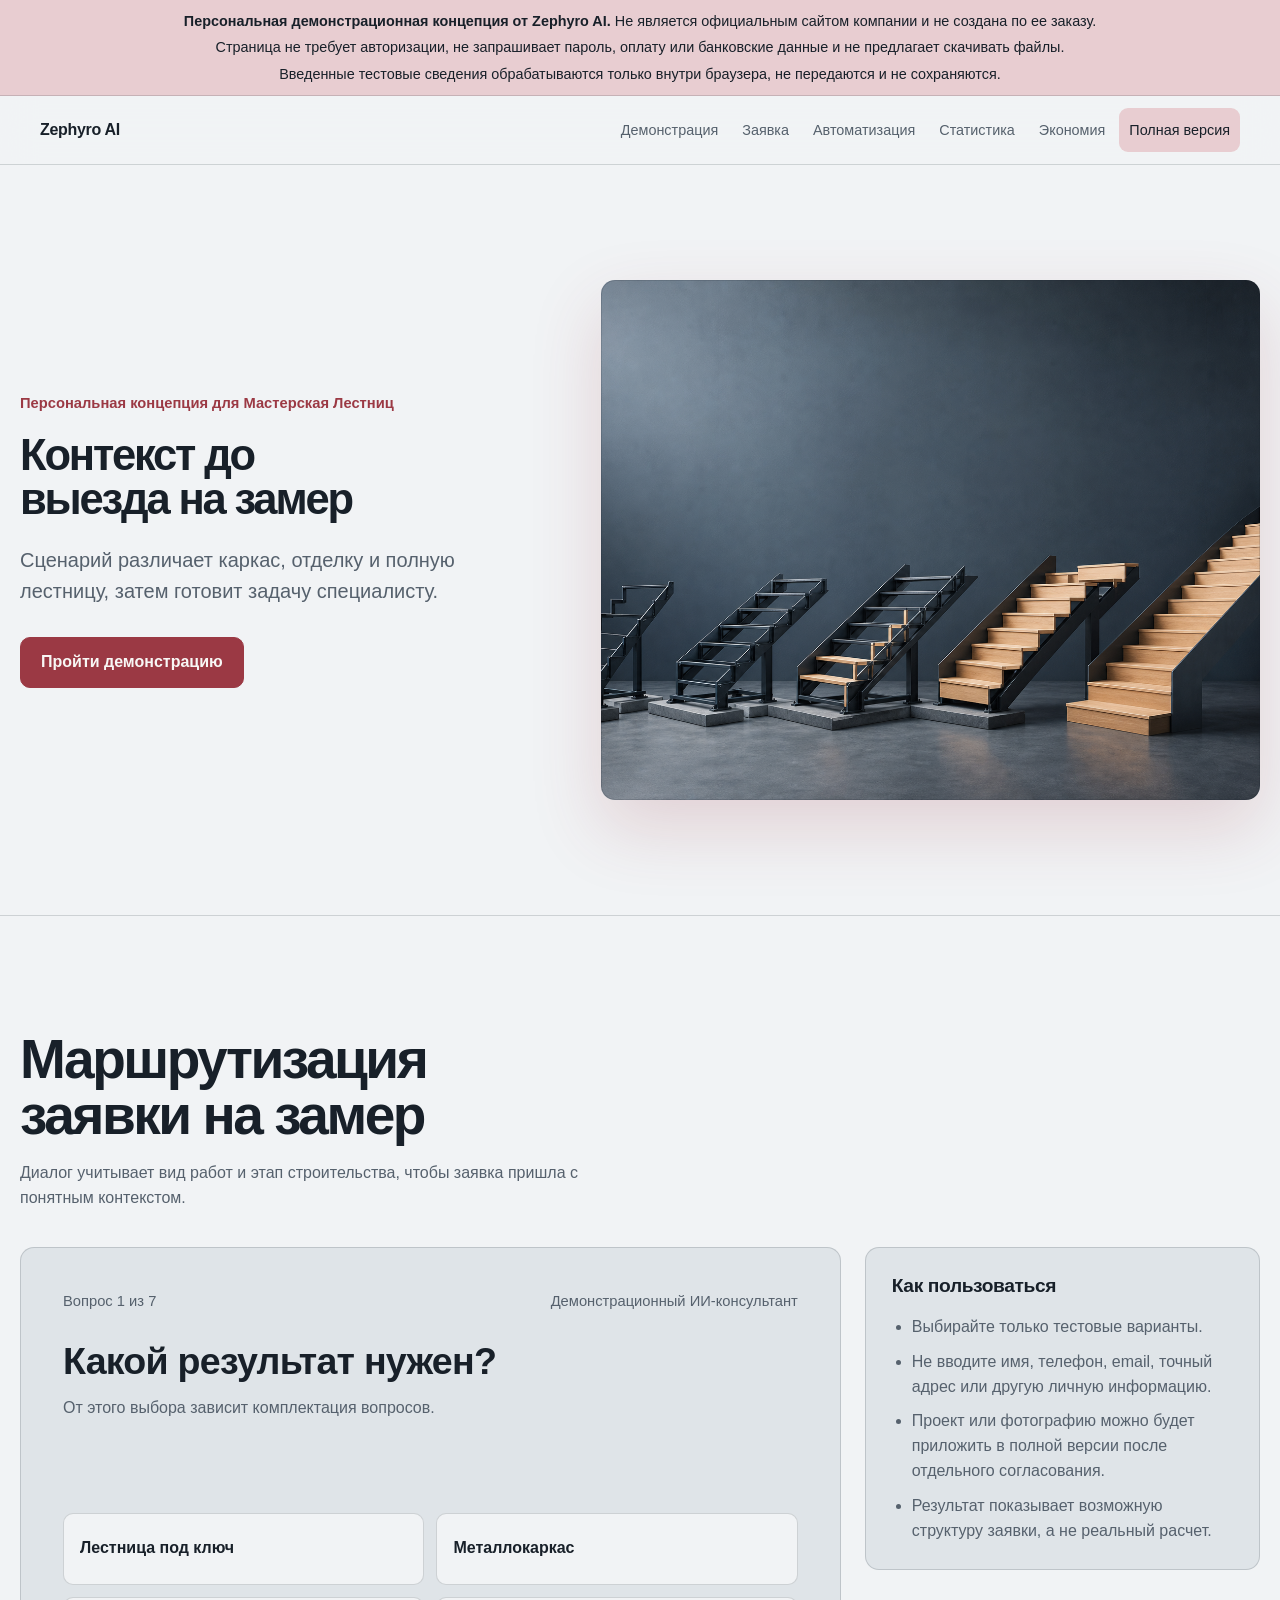
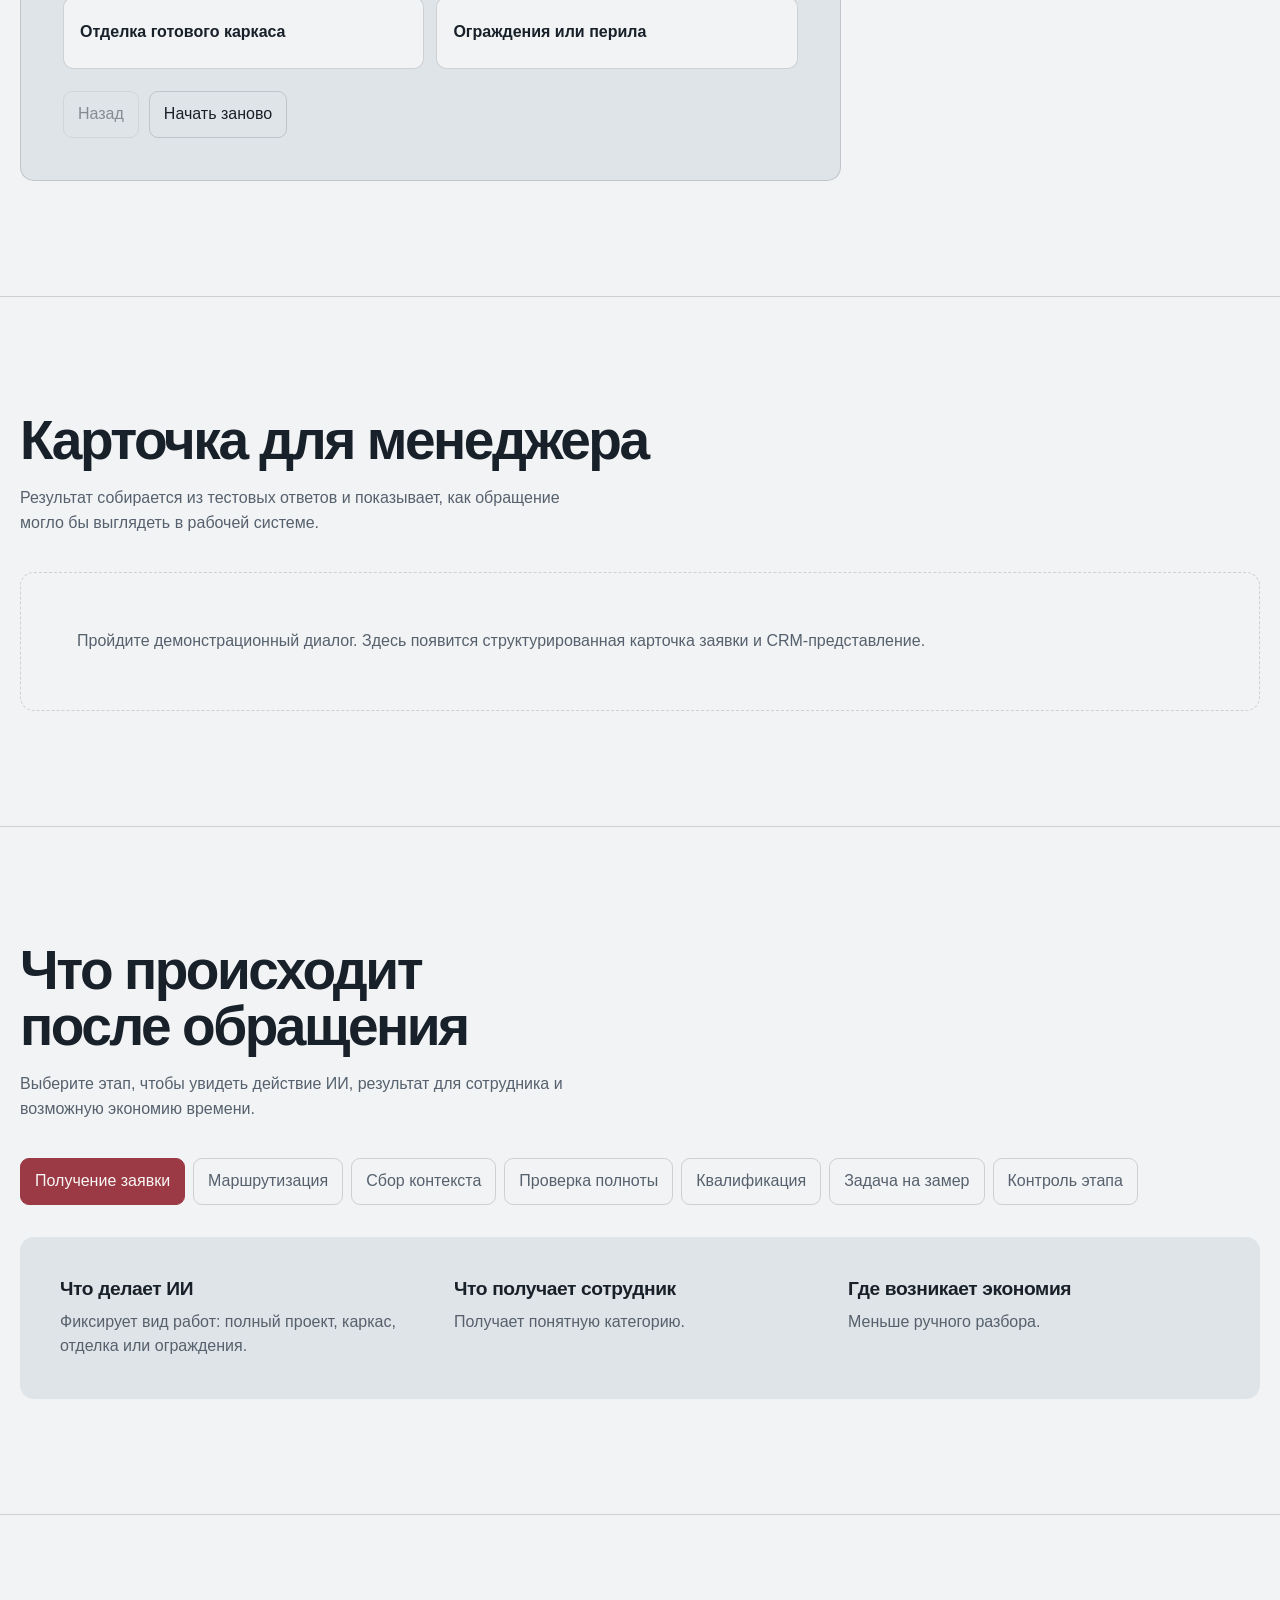
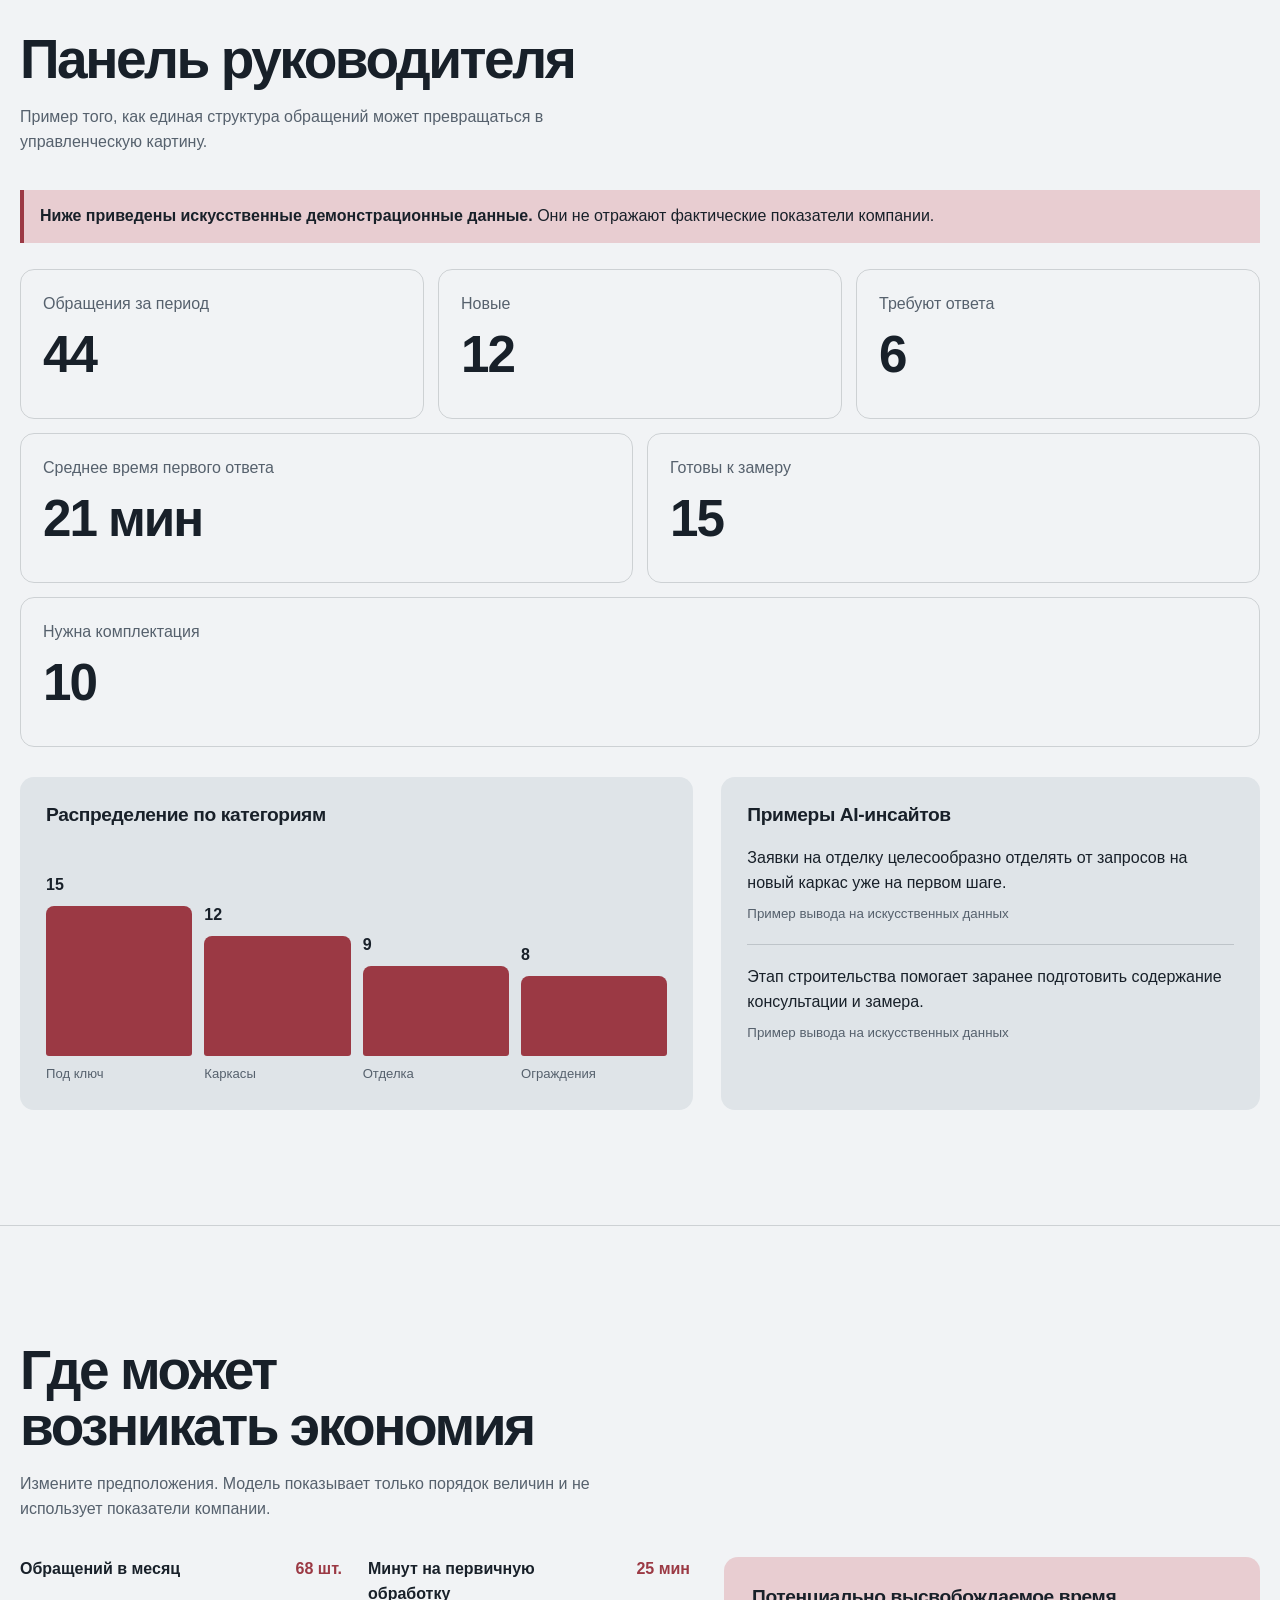
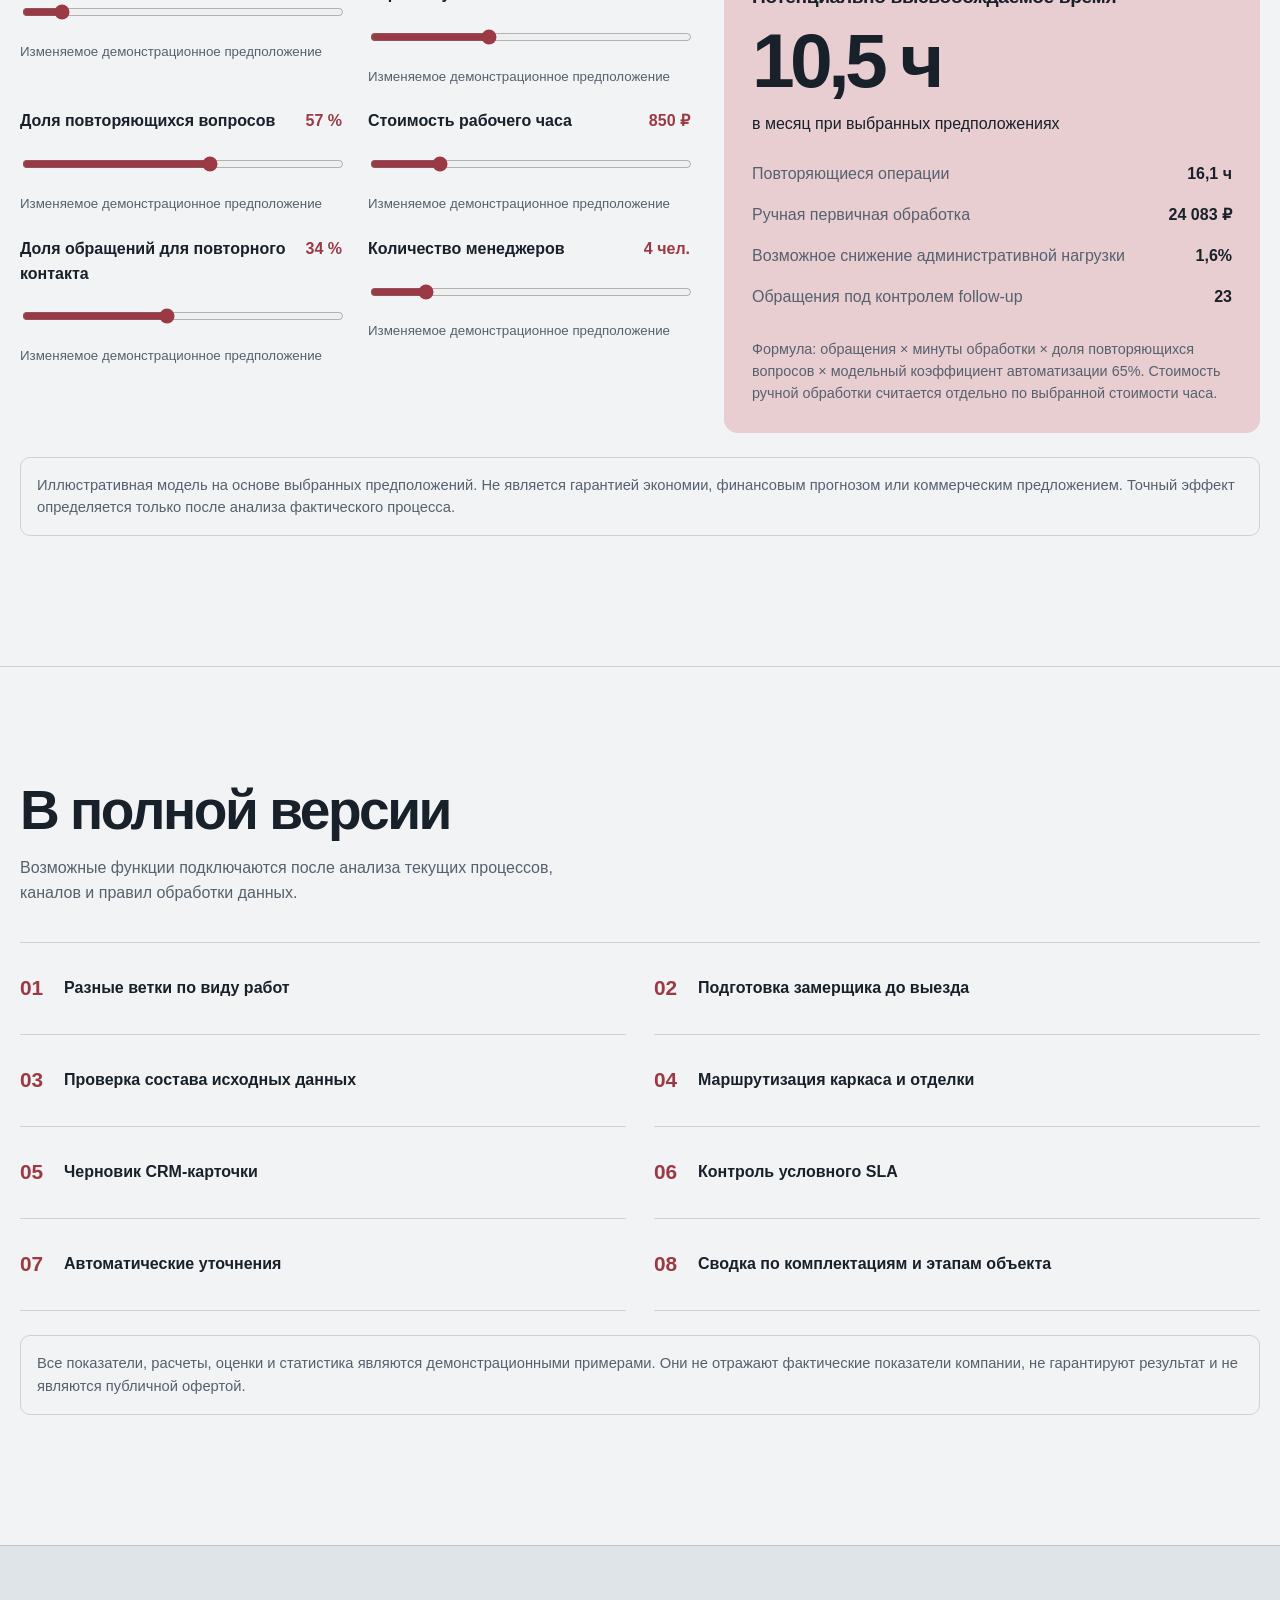
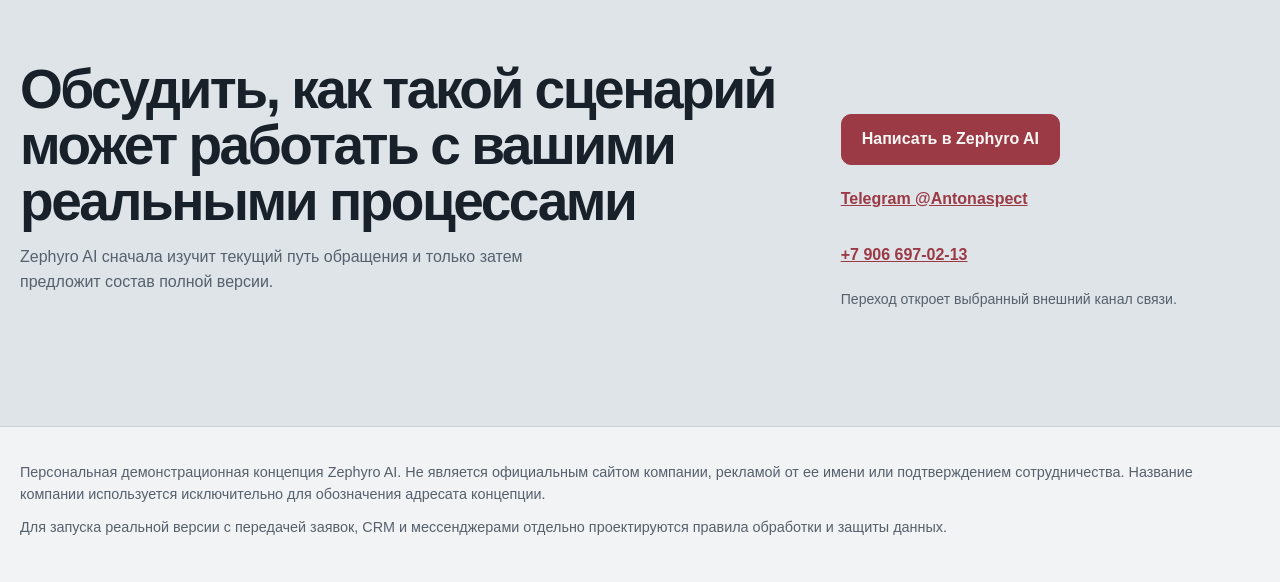
<file: docs/masterskaya-lestnic-5qsb2e/index.html>
<!doctype html>
<html lang="ru">
<head>
  <meta charset="UTF-8">
  <meta name="viewport" content="width=device-width, initial-scale=1">
  <meta name="robots" content="noindex, nofollow, noarchive">
  <meta name="googlebot" content="noindex, nofollow, noarchive">
  <meta name="yandex" content="noindex, nofollow, noarchive">
  <meta http-equiv="Content-Security-Policy" content="default-src 'none'; img-src 'self' data:; style-src 'unsafe-inline'; script-src 'unsafe-inline'; connect-src 'none'; font-src 'none'; media-src 'none'; object-src 'none'; frame-src 'none'; worker-src 'none'; manifest-src 'none'; base-uri 'none'; form-action 'none'">
  <meta name="referrer" content="no-referrer">
  <link rel="icon" href="[data-uri]">
  <title>Мастерская Лестниц | персональная концепция Zephyro AI</title>
  <style>
    :root {
      color-scheme: light dark;
      --surface: #f1f3f5; --surface-2: #dfe4e8; --ink: #182029; --muted: #56616d;
      --accent: #9b3944; --accent-soft: #e8cdd1; --on-accent: #f8f7f5;
      --line: color-mix(in srgb, var(--ink) 16%, transparent); --shadow: color-mix(in srgb, var(--accent) 18%, transparent);
      --radius: 14px; --max: 1240px; --nav-h: 68px;
    }
    @media (prefers-color-scheme: dark) {
      :root { --surface: #111820; --surface-2: #1b2630; --ink: #eef2f5; --muted: #b8c2cc; --accent: #ee8993; --accent-soft: color-mix(in srgb, #ee8993 18%, #1b2630); --on-accent: #111820; --line: color-mix(in srgb, var(--ink) 18%, transparent); --shadow: color-mix(in srgb, var(--accent) 18%, transparent); }
    }
    * { box-sizing: border-box; }
    html { scroll-behavior: smooth; }
    body { margin: 0; min-width: 320px; overflow-x: hidden; background: var(--surface); color: var(--ink); font-family: "Segoe UI Variable", "Segoe UI", Arial, sans-serif; font-size: 16px; line-height: 1.55; }
    button, input, a { font: inherit; }
    button, a { -webkit-tap-highlight-color: transparent; }
    a { color: inherit; }
    img { display: block; max-width: 100%; }
    .skip { position: fixed; left: 12px; top: -80px; z-index: 20; background: var(--ink); color: var(--surface); padding: 12px 16px; border-radius: var(--radius); }
    .skip:focus { top: 12px; }
    :focus-visible { outline: 3px solid var(--accent); outline-offset: 3px; }
    .demo-notice { padding: 10px 20px; background: var(--accent-soft); color: var(--ink); border-bottom: 1px solid var(--line); text-align: center; font-size: .9rem; }
    .demo-notice p { margin: 0 auto; max-width: 1100px; }
    .demo-notice p + p { margin-top: 4px; }
    .site-nav { position: sticky; top: 0; z-index: 10; min-height: var(--nav-h); border-bottom: 1px solid var(--line); background: color-mix(in srgb, var(--surface) 92%, transparent); backdrop-filter: blur(16px); }
    .nav-inner { max-width: var(--max); margin: 0 auto; padding: 0 20px; min-height: var(--nav-h); display: flex; align-items: center; gap: 24px; }
    .brand { min-height: 44px; display: inline-flex; align-items: center; font-weight: 780; letter-spacing: -.02em; white-space: nowrap; text-decoration: none; }
    .nav-links { display: flex; align-items: center; gap: 4px; overflow-x: auto; scrollbar-width: none; margin-left: auto; }
    .nav-links::-webkit-scrollbar { display: none; }
    .nav-links a { min-height: 44px; padding: 11px 10px; border-radius: 9px; text-decoration: none; color: var(--muted); white-space: nowrap; font-size: .9rem; }
    .nav-links a[aria-current="true"] { color: var(--ink); background: var(--accent-soft); }
    main { display: block; }
    .wrap { width: min(calc(100% - 40px), var(--max)); margin: 0 auto; }
    .hero { min-height: calc(100dvh - 150px); display: grid; grid-template-columns: minmax(0, .88fr) minmax(460px, 1.12fr); align-items: center; gap: clamp(28px, 5vw, 76px); padding-block: clamp(48px, 8vw, 88px); }
    .hero-copy { max-width: 650px; }
    .eyebrow { margin: 0 0 18px; color: var(--accent); font-weight: 720; font-size: .92rem; }
    h1, h2, h3 { text-wrap: balance; }
    h1 { margin: 0; font-size: clamp(2.55rem, 3.4vw, 3.8rem); line-height: 1.02; letter-spacing: -.05em; max-width: 20ch; }
    .hero-copy > p:not(.eyebrow) { max-width: 54ch; margin: 24px 0 30px; color: var(--muted); font-size: clamp(1.05rem, 1.8vw, 1.25rem); }
    .primary-link, .primary-button { display: inline-flex; align-items: center; justify-content: center; min-height: 48px; padding: 12px 20px; border: 1px solid var(--accent); border-radius: 10px; background: var(--accent); color: var(--on-accent); text-decoration: none; font-weight: 720; cursor: pointer; white-space: nowrap; transition: transform .18s ease, filter .18s ease; }
    .primary-link:hover, .primary-button:hover { filter: brightness(1.08); }
    .primary-link:active, .primary-button:active { transform: scale(.985); }
    .hero-visual { position: relative; min-height: 520px; margin: 0; border-radius: var(--radius); overflow: hidden; background: var(--surface-2); box-shadow: 0 28px 70px var(--shadow); }
    .hero-visual img { width: 100%; height: 100%; min-height: 520px; object-fit: cover; }
    .hero-visual::after { content: ""; position: absolute; inset: 0; pointer-events: none; border: 1px solid color-mix(in srgb, var(--ink) 15%, transparent); border-radius: inherit; }
    .section { padding-block: clamp(72px, 9vw, 118px); border-top: 1px solid var(--line); }
    .section-head { max-width: 760px; margin-bottom: 36px; }
    h2 { margin: 0; font-size: clamp(2.15rem, 4.3vw, 4.15rem); line-height: 1.02; letter-spacing: -.045em; }
    .section-head p { margin: 18px 0 0; color: var(--muted); max-width: 65ch; }
    h3 { margin: 0; font-size: 1.2rem; line-height: 1.2; letter-spacing: -.02em; }
    .assistant-shell { display: grid; grid-template-columns: minmax(0, 1.35fr) minmax(280px, .65fr); gap: 24px; align-items: start; }
    .assistant-panel, .context-panel { border-radius: var(--radius); border: 1px solid var(--line); background: var(--surface-2); }
    .assistant-panel { min-height: 500px; padding: clamp(22px, 4vw, 42px); display: flex; flex-direction: column; }
    .context-panel { padding: 26px; }
    .context-panel p, .context-panel li { color: var(--muted); }
    .context-panel ul { margin: 18px 0 0; padding-left: 20px; }
    .context-panel li + li { margin-top: 10px; }
    .progress-copy { display: flex; justify-content: space-between; gap: 16px; color: var(--muted); font-size: .92rem; margin-bottom: 26px; }
    .question { min-height: 330px; display: flex; flex-direction: column; }
    .question h3 { font-size: clamp(1.55rem, 3vw, 2.35rem); max-width: 22ch; }
    .question-helper { margin: 12px 0 24px; color: var(--muted); max-width: 62ch; }
    .option-grid { display: grid; grid-template-columns: repeat(2, minmax(0, 1fr)); gap: 12px; margin-top: auto; }
    .option { min-height: 72px; text-align: left; border: 1px solid var(--line); border-radius: 10px; padding: 14px 16px; background: var(--surface); color: var(--ink); cursor: pointer; transition: border-color .18s ease, transform .18s ease, background .18s ease; }
    .option:hover { border-color: var(--accent); background: var(--accent-soft); }
    .option:active { transform: scale(.985); }
    .option[aria-pressed="true"] { border-color: var(--accent); background: var(--accent-soft); }
    .option strong { display: block; }
    .option small { display: block; margin-top: 4px; color: var(--muted); }
    .dialog-actions { display: flex; flex-wrap: wrap; gap: 10px; margin-top: 22px; }
    .secondary-button { min-height: 44px; padding: 10px 14px; border: 1px solid var(--line); border-radius: 9px; background: transparent; color: var(--ink); cursor: pointer; }
    .secondary-button:hover { border-color: var(--accent); }
    .secondary-button:active { transform: scale(.985); }
    .secondary-button:disabled { opacity: .45; cursor: not-allowed; }
    .inline-error { margin: 14px 0 0; padding: 12px 14px; border-left: 4px solid var(--accent); background: var(--accent-soft); }
    .skeleton { display: grid; gap: 14px; min-height: 330px; align-content: center; }
    .skeleton span { display: block; height: 18px; border-radius: 8px; background: color-mix(in srgb, var(--ink) 10%, transparent); }
    .skeleton span:nth-child(1) { width: 64%; height: 34px; }
    .skeleton span:nth-child(2) { width: 82%; }
    .skeleton span:nth-child(3) { width: 46%; }
    .application-empty { border: 1px dashed var(--line); border-radius: var(--radius); padding: clamp(28px, 5vw, 56px); color: var(--muted); }
    .application-grid { display: grid; grid-template-columns: minmax(0, .9fr) minmax(0, 1.1fr); gap: 34px; }
    .qualification { padding: 28px; border-radius: var(--radius); background: var(--accent-soft); }
    .qualification-label { margin: 0 0 8px; color: var(--muted); }
    .qualification strong { font-size: clamp(2rem, 5vw, 4.2rem); line-height: 1; letter-spacing: -.05em; }
    .qualification p:last-child { margin-bottom: 0; }
    .field-grid { display: grid; grid-template-columns: repeat(2, minmax(0, 1fr)); gap: 18px 28px; margin: 0; }
    .field-grid div { min-width: 0; }
    .field-grid dt { color: var(--muted); font-size: .88rem; }
    .field-grid dd { margin: 5px 0 0; font-weight: 680; overflow-wrap: anywhere; }
    .crm-block { margin-top: 36px; padding-top: 30px; border-top: 1px solid var(--line); }
    .crm-block h3 { margin-bottom: 20px; }
    .crm-grid { display: grid; grid-template-columns: repeat(4, minmax(0, 1fr)); gap: 12px; }
    .crm-cell { min-height: 110px; padding: 16px; border-radius: 10px; background: var(--surface-2); }
    .crm-cell span { display: block; color: var(--muted); font-size: .82rem; }
    .crm-cell strong { display: block; margin-top: 8px; overflow-wrap: anywhere; }
    .road-tabs { display: flex; gap: 8px; overflow-x: auto; padding-bottom: 8px; scrollbar-width: thin; }
    .road-tab { min-height: 46px; padding: 10px 14px; white-space: nowrap; border: 1px solid var(--line); border-radius: 9px; background: transparent; color: var(--muted); cursor: pointer; }
    .road-tab[aria-selected="true"] { background: var(--accent); border-color: var(--accent); color: var(--on-accent); }
    .road-panel { display: grid; grid-template-columns: repeat(3, minmax(0, 1fr)); gap: 22px; margin-top: 24px; padding: clamp(24px, 4vw, 40px); border-radius: var(--radius); background: var(--surface-2); }
    .road-panel p { margin: 10px 0 0; color: var(--muted); }
    .synthetic-note { padding: 14px 16px; border-left: 4px solid var(--accent); background: var(--accent-soft); margin-bottom: 26px; }
    .metric-grid { display: grid; grid-template-columns: repeat(12, minmax(0, 1fr)); gap: 14px; margin: 0; }
    .metric { grid-column: span 4; min-height: 150px; padding: 22px; border-radius: var(--radius); border: 1px solid var(--line); }
    .metric:nth-child(4), .metric:nth-child(5) { grid-column: span 6; }
    .metric:nth-child(6) { grid-column: span 12; }
    .metric dt { color: var(--muted); }
    .metric dd { margin: 12px 0 0; font-size: clamp(2rem, 4vw, 3.5rem); line-height: 1; font-weight: 780; letter-spacing: -.04em; }
    .dashboard-lower { display: grid; grid-template-columns: minmax(0, 1fr) minmax(280px, .8fr); gap: 28px; margin-top: 30px; }
    .bar-chart, .insights { padding: 26px; border-radius: var(--radius); background: var(--surface-2); }
    .bars { height: 230px; display: flex; align-items: end; gap: 12px; margin-top: 28px; }
    .bar-item { flex: 1; min-width: 0; display: grid; gap: 8px; align-content: end; height: 100%; }
    .bar { min-height: 8px; border-radius: 8px 8px 3px 3px; background: var(--accent); }
    .bar-item strong, .bar-item span { overflow-wrap: anywhere; }
    .bar-item span { color: var(--muted); font-size: .82rem; }
    .insight { margin-top: 20px; padding-top: 20px; border-top: 1px solid var(--line); }
    .insight:first-of-type { border-top: 0; padding-top: 0; }
    .insight p { margin: 0; }
    .insight small { display: block; margin-top: 8px; color: var(--muted); }
    .savings-layout { display: grid; grid-template-columns: minmax(0, 1fr) minmax(320px, .8fr); gap: 34px; align-items: start; }
    .controls { display: grid; grid-template-columns: repeat(2, minmax(0, 1fr)); gap: 22px 26px; }
    .control label { display: flex; justify-content: space-between; gap: 16px; font-weight: 670; }
    .control output { color: var(--accent); white-space: nowrap; }
    .control input[type="range"] { width: 100%; min-height: 44px; margin-top: 8px; accent-color: var(--accent); cursor: pointer; }
    .control small { display: block; color: var(--muted); }
    .savings-output { position: sticky; top: calc(var(--nav-h) + 22px); padding: 28px; border-radius: var(--radius); background: var(--accent-soft); }
    .saving-main { margin: 18px 0 4px; font-size: clamp(2.5rem, 6vw, 5.3rem); line-height: .9; font-weight: 790; letter-spacing: -.06em; }
    .saving-list { margin: 26px 0 0; display: grid; gap: 16px; }
    .saving-list div { display: flex; justify-content: space-between; gap: 20px; }
    .saving-list dt { color: var(--muted); }
    .saving-list dd { margin: 0; text-align: right; font-weight: 700; }
    .formula { margin: 28px 0 0; color: var(--muted); font-size: .9rem; }
    .legal-note { margin-top: 24px; padding: 16px; border: 1px solid var(--line); border-radius: 10px; color: var(--muted); font-size: .92rem; }
    .feature-map { display: grid; grid-template-columns: repeat(2, minmax(0, 1fr)); gap: 0 28px; border-top: 1px solid var(--line); }
    .feature { min-height: 92px; display: flex; align-items: center; gap: 16px; border-bottom: 1px solid var(--line); }
    .feature strong { color: var(--accent); font-size: 1.3rem; min-width: 28px; }
    .feature span { font-weight: 650; }
    .contact-section { background: var(--surface-2); }
    .contact-layout { display: grid; grid-template-columns: minmax(0, 1.3fr) minmax(260px, .7fr); gap: 42px; align-items: end; }
    .contact-layout p { color: var(--muted); max-width: 62ch; }
    .contact-actions { display: grid; gap: 12px; justify-items: start; }
    .contact-actions a:not(.primary-link) { min-height: 44px; display: inline-flex; align-items: center; color: var(--accent); font-weight: 680; }
    .external-note { font-size: .88rem; color: var(--muted); }
    footer { border-top: 1px solid var(--line); padding: 34px 20px 44px; color: var(--muted); font-size: .9rem; }
    footer p { max-width: var(--max); margin: 0 auto; }
    footer p + p { margin-top: 10px; }
    .reveal-on-view { opacity: 1; transform: none; }
    @media (prefers-reduced-motion: no-preference) {
      html { scroll-behavior: smooth; }
      .reveal-on-view { opacity: 0; transform: translateY(18px); transition: opacity .6s cubic-bezier(.16,1,.3,1), transform .6s cubic-bezier(.16,1,.3,1); }
      .reveal-on-view.is-visible { opacity: 1; transform: none; }
      .skeleton span { animation: pulse 1s ease-in-out infinite alternate; }
      @keyframes pulse { to { opacity: .45; } }
    }
    @media (max-width: 1020px) {
      .hero { grid-template-columns: 1fr; min-height: auto; }
      .hero-copy { max-width: 760px; }
      .hero-visual, .hero-visual img { min-height: 420px; }
      .assistant-shell, .application-grid, .savings-layout, .contact-layout { grid-template-columns: 1fr; }
      .context-panel { order: -1; }
      .crm-grid { grid-template-columns: repeat(2, minmax(0, 1fr)); }
      .savings-output { position: static; }
    }
    @media (max-width: 767px) {
      .demo-notice { padding-inline: 14px; text-align: left; }
      .nav-inner { padding-inline: 16px; gap: 12px; }
      .brand { font-size: .92rem; }
      .nav-links { margin-left: 0; }
      .wrap { width: min(calc(100% - 32px), var(--max)); }
      .hero { padding-block: 44px 58px; gap: 28px; }
      h1 { font-size: clamp(2.55rem, 12vw, 4.1rem); }
      .hero-visual, .hero-visual img { min-height: 320px; }
      .section { padding-block: 68px; }
      .assistant-panel { padding: 20px; min-height: 530px; }
      .option-grid, .field-grid, .controls, .feature-map { grid-template-columns: 1fr; }
      .option { min-height: 62px; }
      .crm-grid { grid-template-columns: 1fr; }
      .road-panel { grid-template-columns: 1fr; }
      .metric { grid-column: span 12 !important; min-height: 120px; }
      .dashboard-lower { grid-template-columns: 1fr; }
      .bars { height: 200px; gap: 8px; }
      .bar-item span { font-size: .74rem; }
      .saving-list div { display: block; }
      .saving-list dd { text-align: left; margin-top: 4px; }
      .contact-actions { justify-items: stretch; }
      .contact-actions .primary-link { width: 100%; }
    }
    @media (prefers-reduced-motion: reduce) {
      *, *::before, *::after { scroll-behavior: auto !important; animation: none !important; transition-duration: .01ms !important; }
    }
  </style>
</head>
<body>
  <a class="skip" href="#main">Перейти к содержимому</a>
  <aside class="demo-notice" aria-label="Предупреждение о демонстрации">
    <p><strong>Персональная демонстрационная концепция от Zephyro AI.</strong> Не является официальным сайтом компании и не создана по ее заказу.</p>
    <p>Страница не требует авторизации, не запрашивает пароль, оплату или банковские данные и не предлагает скачивать файлы.</p>
    <p>Введенные тестовые сведения обрабатываются только внутри браузера, не передаются и не сохраняются.</p>
  </aside>
  <nav class="site-nav" aria-label="Разделы демонстрации">
    <div class="nav-inner">
      <a class="brand" href="#top">Zephyro AI</a>
      <div class="nav-links">
        <a href="#assistant">Демонстрация</a><a href="#application">Заявка</a><a href="#automation">Автоматизация</a><a href="#statistics">Статистика</a><a href="#savings">Экономия</a><a href="#full">Полная версия</a>
      </div>
    </div>
  </nav>
  <main id="main">
    <section class="hero wrap" id="top">
      <div class="hero-copy reveal-on-view">
        <p class="eyebrow">Персональная концепция для Мастерская Лестниц</p>
        <h1>Контекст до выезда на замер</h1>
        <p>Сценарий различает каркас, отделку и полную лестницу, затем готовит задачу специалисту.</p>
        <a class="primary-link" href="#assistant">Пройти демонстрацию</a>
      </div>
      <figure class="hero-visual reveal-on-view">
        <img src="./assets/hero.png" width="1536" height="1024" alt="Абстрактная последовательность сборки лестницы от металлического каркаса до деревянных ступеней" fetchpriority="high">
      </figure>
    </section>

    <section class="section" id="assistant">
      <div class="wrap reveal-on-view">
        <header class="section-head"><h2>Маршрутизация заявки на замер</h2><p>Диалог учитывает вид работ и этап строительства, чтобы заявка пришла с понятным контекстом.</p></header>
        <div class="assistant-shell">
          <div class="assistant-panel" aria-live="polite">
            <div class="progress-copy"><span id="progressText">Подготовка сценария</span><span>Демонстрационный ИИ-консультант</span></div>
            <div id="questionStage"></div>
            <p class="inline-error" id="assistantError" hidden>Сценарий не удалось обновить. Нажмите «Начать заново» и повторите выбор.</p>
            <div class="dialog-actions"><button class="secondary-button" id="backButton" type="button">Назад</button><button class="secondary-button" id="resetButton" type="button">Начать заново</button></div>
          </div>
          <aside class="context-panel">
            <h3>Как пользоваться</h3>
            <ul>
              <li>Выбирайте только тестовые варианты.</li>
              <li>Не вводите имя, телефон, email, точный адрес или другую личную информацию.</li>
              <li>Проект или фотографию можно будет приложить в полной версии после отдельного согласования.</li>
              <li>Результат показывает возможную структуру заявки, а не реальный расчет.</li>
            </ul>
          </aside>
        </div>
      </div>
    </section>

    <section class="section" id="application">
      <div class="wrap reveal-on-view">
        <header class="section-head"><h2>Карточка для менеджера</h2><p>Результат собирается из тестовых ответов и показывает, как обращение могло бы выглядеть в рабочей системе.</p></header>
        <div id="applicationContent" class="application-empty">Пройдите демонстрационный диалог. Здесь появится структурированная карточка заявки и CRM-представление.</div>
      </div>
    </section>

    <section class="section" id="automation">
      <div class="wrap reveal-on-view">
        <header class="section-head"><h2>Что происходит после обращения</h2><p>Выберите этап, чтобы увидеть действие ИИ, результат для сотрудника и возможную экономию времени.</p></header>
        <div class="road-tabs" id="roadTabs" role="tablist" aria-label="Этапы автоматической обработки"></div>
        <div class="road-panel" id="roadPanel" role="tabpanel" tabindex="0"></div>
      </div>
    </section>

    <section class="section" id="statistics">
      <div class="wrap reveal-on-view">
        <header class="section-head"><h2>Панель руководителя</h2><p>Пример того, как единая структура обращений может превращаться в управленческую картину.</p></header>
        <p class="synthetic-note"><strong>Ниже приведены искусственные демонстрационные данные.</strong> Они не отражают фактические показатели компании.</p>
        <dl class="metric-grid" id="metricGrid"></dl>
        <div class="dashboard-lower">
          <div class="bar-chart"><h3>Распределение по категориям</h3><div class="bars" id="barChart" role="img"></div></div>
          <aside class="insights"><h3>Примеры AI-инсайтов</h3><div id="insightList"></div></aside>
        </div>
      </div>
    </section>

    <section class="section" id="savings">
      <div class="wrap reveal-on-view">
        <header class="section-head"><h2>Где может возникать экономия</h2><p>Измените предположения. Модель показывает только порядок величин и не использует показатели компании.</p></header>
        <div class="savings-layout">
          <div class="controls" id="savingControls"></div>
          <aside class="savings-output" aria-live="polite">
            <h3>Потенциально высвобождаемое время</h3>
            <p class="saving-main"><span id="freedHours">0</span> ч</p>
            <p>в месяц при выбранных предположениях</p>
            <dl class="saving-list">
              <div><dt>Повторяющиеся операции</dt><dd id="repeatHours">0 ч</dd></div>
              <div><dt>Ручная первичная обработка</dt><dd id="manualCost">0 ₽</dd></div>
              <div><dt>Возможное снижение административной нагрузки</dt><dd id="adminShare">0%</dd></div>
              <div><dt>Обращения под контролем follow-up</dt><dd id="followCount">0</dd></div>
            </dl>
            <p class="formula">Формула: обращения × минуты обработки × доля повторяющихся вопросов × модельный коэффициент автоматизации 65%. Стоимость ручной обработки считается отдельно по выбранной стоимости часа.</p>
          </aside>
        </div>
        <p class="legal-note">Иллюстративная модель на основе выбранных предположений. Не является гарантией экономии, финансовым прогнозом или коммерческим предложением. Точный эффект определяется только после анализа фактического процесса.</p>
      </div>
    </section>

    <section class="section" id="full">
      <div class="wrap reveal-on-view">
        <header class="section-head"><h2>В полной версии</h2><p>Возможные функции подключаются после анализа текущих процессов, каналов и правил обработки данных.</p></header>
        <div class="feature-map" id="featureMap"></div>
        <p class="legal-note">Все показатели, расчеты, оценки и статистика являются демонстрационными примерами. Они не отражают фактические показатели компании, не гарантируют результат и не являются публичной офертой.</p>
      </div>
    </section>

    <section class="section contact-section" id="contact">
      <div class="wrap contact-layout reveal-on-view">
        <div><h2>Обсудить, как такой сценарий может работать с вашими реальными процессами</h2><p>Zephyro AI сначала изучит текущий путь обращения и только затем предложит состав полной версии.</p></div>
        <div class="contact-actions">
          <a class="primary-link" href="mailto:zephyro.aiagency@gmail.com" rel="noopener noreferrer nofollow">Написать в Zephyro AI</a>
          <a href="https://t.me/Antonaspect" target="_blank" rel="noopener noreferrer nofollow">Telegram @Antonaspect</a>
          <a href="tel:+79066970213" rel="noopener noreferrer nofollow">+7 906 697-02-13</a>
          <span class="external-note">Переход откроет выбранный внешний канал связи.</span>
        </div>
      </div>
    </section>
  </main>
  <footer>
    <p>Персональная демонстрационная концепция Zephyro AI. Не является официальным сайтом компании, рекламой от ее имени или подтверждением сотрудничества. Название компании используется исключительно для обозначения адресата концепции.</p>
    <p>Для запуска реальной версии с передачей заявок, CRM и мессенджерами отдельно проектируются правила обработки и защиты данных.</p>
  </footer>
  <script id="scenarioData" type="application/json">{"id":"client-007","slug":"masterskaya-lestnic-5qsb2e","company":"Мастерская Лестниц","sourceUrl":"https://mlest.ru/","region":"Екатеринбург и область","image":"exec-030b6982-b679-4665-9a01-998e2a06e51d.png","imageAlt":"Абстрактная последовательность сборки лестницы от металлического каркаса до деревянных ступеней","heroTitle":"Контекст до выезда на замер","heroText":"Сценарий различает каркас, отделку и полную лестницу, затем готовит задачу специалисту.","scenarioName":"Маршрутизация заявки на замер","scenarioIntro":"Диалог учитывает вид работ и этап строительства, чтобы заявка пришла с понятным контекстом.","accent":"#9b3944","accentSoft":"#e8cdd1","accentDark":"#ee8993","surface":"#f1f3f5","surface2":"#dfe4e8","ink":"#182029","muted":"#56616d","darkSurface":"#111820","darkSurface2":"#1b2630","darkInk":"#eef2f5","darkMuted":"#b8c2cc","department":"Специалист по замеру и комплектации","completeAction":"Передать контекст замерщику и подготовить вопросы по комплектации","summaryLead":"Заявка на замер и комплектацию лестницы","facts":["Официальный сайт описывает изготовление и монтаж лестниц в Екатеринбурге и области.","На сайте представлены лестницы из массива, металлокаркасы, отделка, ограждения, уличные и другие варианты.","Путь заказа включает заявку, предварительное уточнение, замер, согласование, договор, изготовление и монтаж."],"hypothesis":"Такой сценарий может быть полезен, когда обращение нужно сразу разделить на каркас, отделку или полный проект и подготовить замерщика.","doNotUse":"Не использовать фактическое количество заявок, состав команды, заявленную скорость ответа как гарантированный SLA, CRM и финансовые показатели.","questions":[{"id":"work","prompt":"Какой результат нужен?","helper":"От этого выбора зависит комплектация вопросов.","options":[{"value":"full","label":"Лестница под ключ","detail":""},{"value":"frame","label":"Металлокаркас","detail":""},{"value":"finish","label":"Отделка готового каркаса","detail":""},{"value":"railings","label":"Ограждения или перила","detail":""}]},{"id":"room","prompt":"Где находится лестница?","helper":"Выберите ближайший вариант.","options":[{"value":"house","label":"Частный дом","detail":""},{"value":"commercial","label":"Коммерческий объект","detail":""},{"value":"outdoor","label":"Уличная зона","detail":""},{"value":"renovation","label":"Готовый интерьер","detail":""}]},{"id":"stage","prompt":"На каком этапе объект?","helper":"Это помогает выбрать содержание первого разговора.","options":[{"value":"build","label":"Строительство","detail":""},{"value":"preFinish","label":"Предчистовая отделка","detail":""},{"value":"finish","label":"Чистовая отделка","detail":""},{"value":"ready","label":"Объект уже используется","detail":""}]},{"id":"measurements","prompt":"Какие исходные данные есть?","helper":"Не загружайте реальные проекты или фотографии.","options":[{"value":"exact","label":"Есть точные замеры","detail":""},{"value":"rough","label":"Есть ориентировочные размеры","detail":""},{"value":"project","label":"Есть проект без замера","detail":""},{"value":"unknown","label":"Нужен выезд специалиста","detail":""}]},{"id":"frameType","prompt":"Какой каркас рассматривается?","helper":"Вопрос для полного проекта или каркаса.","options":[{"value":"open","label":"Открытый металлокаркас","detail":""},{"value":"closed","label":"Закрытый металлокаркас","detail":""},{"value":"mono","label":"Монокосоур","detail":""},{"value":"unknown","label":"Нужна рекомендация","detail":""}],"showIf":{"work":["full","frame"]}},{"id":"finishMaterial","prompt":"Какая отделка ближе?","helper":"Вопрос для полного проекта или отделки.","options":[{"value":"pine","label":"Светлая древесина","detail":""},{"value":"hardwood","label":"Твердая древесина","detail":""},{"value":"mixed","label":"Комбинированная отделка","detail":""},{"value":"unknown","label":"Нужен подбор","detail":""}],"showIf":{"work":["full","finish"]}},{"id":"railings","prompt":"Нужны ли ограждения?","helper":"Конкретная конструкция определяется после замера.","options":[{"value":"yes","label":"Да, входят в проект","detail":""},{"value":"existing","label":"Ограждения уже есть","detail":""},{"value":"separate","label":"Нужен отдельный расчет","detail":""},{"value":"unknown","label":"Нужно уточнить","detail":""}]},{"id":"region","prompt":"Где находится объект?","helper":"Точный адрес вводить не нужно.","options":[{"value":"ekb","label":"Екатеринбург","detail":""},{"value":"oblast","label":"Свердловская область","detail":""},{"value":"other","label":"Другой регион","detail":""},{"value":"unknown","label":"Регион требует уточнения","detail":""}]},{"id":"timing","prompt":"Когда удобен следующий шаг?","helper":"Демонстрация не создает реальную запись.","options":[{"value":"week","label":"Обсудить в ближайшую неделю","detail":""},{"value":"month","label":"В течение месяца","detail":""},{"value":"later","label":"Позже","detail":""},{"value":"unknown","label":"Срок не определен","detail":""}]}],"summaryFields":[["Вид работ","work"],["Объект","room"],["Этап строительства","stage"],["Исходные данные","measurements"],["Каркас","frameType"],["Отделка","finishMaterial"],["Ограждения","railings"],["Регион","region"],["Следующий шаг","timing"]],"required":["work","room","stage","measurements","railings","region","timing"],"unknownValues":["unknown"],"hotTimings":["week","month"],"roadmap":[{"name":"Получение заявки","ai":"Фиксирует вид работ: полный проект, каркас, отделка или ограждения.","staff":"Получает понятную категорию.","saving":"Меньше ручного разбора."},{"name":"Маршрутизация","ai":"Выбирает ветку по комплектации.","staff":"Заявка идет профильному специалисту.","saving":"Меньше переключений между направлениями."},{"name":"Сбор контекста","ai":"Уточняет этап объекта, замеры и материалы.","staff":"Замерщик видит исходный контекст.","saving":"Меньше вводных вопросов."},{"name":"Проверка полноты","ai":"Отмечает отсутствующие параметры.","staff":"Получает список уточнений.","saving":"Меньше повторных контактов из-за пробелов."},{"name":"Квалификация","ai":"Показывает демонстрационный статус.","staff":"Понимает готовность к замеру.","saving":"Проще планировать очередь."},{"name":"Задача на замер","ai":"Готовит условную CRM-карточку и задачу.","staff":"Специалист получает бриф.","saving":"Меньше ручного переноса данных."},{"name":"Контроль этапа","ai":"Моделирует повторные касания и сводку.","staff":"Руководитель видит искусственные данные.","saving":"Меньше времени на административный контроль."}],"metrics":[["Обращения за период","44"],["Новые","12"],["Требуют ответа","6"],["Среднее время первого ответа","21 мин"],["Готовы к замеру","15"],["Нужна комплектация","10"]],"chart":[["Под ключ",15],["Каркасы",12],["Отделка",9],["Ограждения",8]],"insights":["Заявки на отделку целесообразно отделять от запросов на новый каркас уже на первом шаге.","Этап строительства помогает заранее подготовить содержание консультации и замера."],"savings":{"inquiries":68,"minutes":25,"repeat":57,"hourCost":850,"follow":34,"managers":4},"fullFeatures":["Разные ветки по виду работ","Подготовка замерщика до выезда","Проверка состава исходных данных","Маршрутизация каркаса и отделки","Черновик CRM-карточки","Контроль условного SLA","Автоматические уточнения","Сводка по комплектациям и этапам объекта"],"contact":{"email":"zephyro.aiagency@gmail.com","phone":"+79066970213","phoneLabel":"+7 906 697-02-13","telegram":"@Antonaspect","telegramUrl":"https://t.me/Antonaspect"}}</script>
  <script>
    (() => {
      'use strict';
      const scenario = JSON.parse(document.getElementById('scenarioData').textContent);
      const reducedMotion = matchMedia('(prefers-reduced-motion: reduce)').matches;
      const answers = {};
      let cursor = 0;
      let completed = false;
      let transitionLock = false;
      const stage = document.getElementById('questionStage');
      const progressText = document.getElementById('progressText');
      const backButton = document.getElementById('backButton');
      const resetButton = document.getElementById('resetButton');
      const assistantError = document.getElementById('assistantError');

      const visibleQuestions = () => scenario.questions.filter((question) => {
        if (!question.showIf) return true;
        return Object.entries(question.showIf).every(([field, allowed]) => answers[field] && allowed.includes(answers[field].value));
      });

      const answerText = (field) => {
        const ids = Array.isArray(field) ? field : [field];
        const item = ids.map((id) => answers[id]).find(Boolean);
        return item ? item.label : 'Требует уточнения';
      };

      const pruneHiddenAnswers = () => {
        const visibleIds = new Set(visibleQuestions().map((question) => question.id));
        Object.keys(answers).forEach((id) => { if (!visibleIds.has(id)) delete answers[id]; });
      };

      const showSkeleton = () => {
        stage.innerHTML = '<div class="skeleton" aria-label="Обновление сценария"><span></span><span></span><span></span></div>';
      };

      const renderQuestion = () => {
        try {
          assistantError.hidden = true;
          const questions = visibleQuestions();
          if (completed || cursor >= questions.length) {
            completed = true;
            renderCompletion();
            renderApplication();
            return;
          }
          const question = questions[cursor];
          progressText.textContent = 'Вопрос ' + (cursor + 1) + ' из ' + questions.length;
          backButton.disabled = cursor === 0;
          const options = question.options.map((option) => {
            const selected = answers[question.id] && answers[question.id].value === option.value;
            return '<button class="option" type="button" data-value="' + option.value + '" aria-pressed="' + selected + '"><strong>' + option.label + '</strong>' + (option.detail ? '<small>' + option.detail + '</small>' : '') + '</button>';
          }).join('');
          stage.innerHTML = '<div class="question"><h3>' + question.prompt + '</h3><p class="question-helper">' + question.helper + '</p><div class="option-grid">' + options + '</div></div>';
          stage.querySelectorAll('.option').forEach((button) => {
            button.addEventListener('click', () => chooseAnswer(question, button));
            button.addEventListener('keydown', (event) => {
              if (!['Enter', ' '].includes(event.key)) return;
              event.preventDefault();
              button.click();
            });
          });
        } catch (error) {
          assistantError.hidden = false;
          transitionLock = false;
        }
      };

      const chooseAnswer = (question, button) => {
        if (transitionLock) return;
        transitionLock = true;
        stage.querySelectorAll('button').forEach((item) => { item.disabled = true; });
        const option = question.options.find((item) => item.value === button.dataset.value);
        answers[question.id] = { value: option.value, label: option.label };
        pruneHiddenAnswers();
        cursor += 1;
        showSkeleton();
        const finish = () => { transitionLock = false; renderQuestion(); };
        if (reducedMotion) finish(); else setTimeout(finish, 160);
      };

      const renderCompletion = () => {
        const count = Object.keys(answers).length;
        progressText.textContent = 'Сценарий завершен';
        backButton.disabled = false;
        stage.innerHTML = '<div class="question"><h3>Карточка заявки сформирована</h3><p class="question-helper">Система собрала ' + count + ' тестовых параметров. Результат доступен в следующем разделе.</p><a class="primary-link" href="#application">Посмотреть карточку</a></div>';
      };

      const qualification = () => {
        const known = scenario.required.filter((id) => answers[id] && !scenario.unknownValues.includes(answers[id].value)).length;
        const completeness = Math.round((known / scenario.required.length) * 100);
        const timingField = scenario.timingField || 'timing';
        const timing = answers[timingField] ? answers[timingField].value : '';
        const missing = scenario.required.filter((id) => !answers[id] || scenario.unknownValues.includes(answers[id].value));
        if (completeness >= 78 && scenario.hotTimings.includes(timing)) return { label: 'Горячая', completeness, missing, reason: 'Основные параметры выбраны, а следующий шаг обозначен как близкий.' };
        if (completeness >= 58) return { label: 'Теплая', completeness, missing, reason: 'Контекст понятен, но перед передачей специалисту остаются уточнения.' };
        return { label: 'Требует уточнения', completeness, missing, reason: 'Для следующего шага пока не хватает нескольких обязательных параметров.' };
      };

      const renderApplication = () => {
        const result = qualification();
        const missingLabels = result.missing.map((id) => {
          const item = scenario.questions.find((question) => question.id === id);
          return item ? item.prompt.replace(/[?]$/, '') : id;
        });
        const readiness = Math.min(88, 38 + Math.round(result.completeness * .5) + (result.label === 'Горячая' ? 6 : result.label === 'Теплая' ? 2 : 0));
        const fields = scenario.summaryFields.map(([label, field]) => '<div><dt>' + label + '</dt><dd>' + answerText(field) + '</dd></div>').join('');
        const nextTask = missingLabels.length ? 'Уточнить: ' + missingLabels.slice(0, 2).join(', ') : scenario.completeAction;
        const note = scenario.summaryLead + '. Полнота тестовых данных: ' + result.completeness + '%.';
        document.getElementById('applicationContent').className = '';
        document.getElementById('applicationContent').innerHTML = '<div class="application-grid"><aside class="qualification"><p class="qualification-label">Демонстрационная оценка на основе выбранных ответов</p><strong>' + result.label + '</strong><p>' + result.reason + '</p><p><b>Полнота данных:</b> ' + result.completeness + '%</p><p><b>Недостающие сведения:</b> ' + (missingLabels.length ? missingLabels.join('; ') : 'основные поля заполнены') + '</p></aside><dl class="field-grid">' + fields + '</dl></div><div class="crm-block"><h3>Как карточка могла бы выглядеть в CRM</h3><div class="crm-grid"><div class="crm-cell"><span>Источник</span><strong>Демонстрационный сценарий на странице</strong></div><div class="crm-cell"><span>Этап</span><strong>Первичная квалификация</strong></div><div class="crm-cell"><span>Ответственный отдел</span><strong>' + scenario.department + '</strong></div><div class="crm-cell"><span>SLA первого ответа</span><strong>Демонстрационное правило: 2 рабочих часа</strong></div><div class="crm-cell"><span>Следующая задача</span><strong>' + nextTask + '</strong></div><div class="crm-cell"><span>Заметка ИИ</span><strong>' + note + '</strong></div><div class="crm-cell"><span>Демонстрационный индекс готовности</span><strong>' + readiness + ' из 100</strong></div><div class="crm-cell"><span>Приоритет</span><strong>' + result.label + ', только как пример</strong></div></div></div>';
      };

      backButton.addEventListener('click', () => {
        if (transitionLock) return;
        if (completed) { completed = false; cursor = Math.max(0, visibleQuestions().length - 1); renderQuestion(); return; }
        cursor = Math.max(0, cursor - 1);
        renderQuestion();
      });

      resetButton.addEventListener('click', () => {
        Object.keys(answers).forEach((key) => delete answers[key]);
        cursor = 0; completed = false; transitionLock = false;
        document.getElementById('applicationContent').className = 'application-empty';
        document.getElementById('applicationContent').textContent = 'Пройдите демонстрационный диалог. Здесь появится структурированная карточка заявки и CRM-представление.';
        renderQuestion();
        stage.focus({ preventScroll: true });
      });

      const renderRoad = (index) => {
        const item = scenario.roadmap[index];
        document.querySelectorAll('.road-tab').forEach((button, buttonIndex) => {
          button.setAttribute('aria-selected', buttonIndex === index ? 'true' : 'false');
          button.tabIndex = buttonIndex === index ? 0 : -1;
        });
        document.getElementById('roadPanel').innerHTML = '<div><h3>Что делает ИИ</h3><p>' + item.ai + '</p></div><div><h3>Что получает сотрудник</h3><p>' + item.staff + '</p></div><div><h3>Где возникает экономия</h3><p>' + item.saving + '</p></div>';
      };

      const roadTabs = document.getElementById('roadTabs');
      scenario.roadmap.forEach((item, index) => {
        const button = document.createElement('button');
        button.type = 'button'; button.className = 'road-tab'; button.role = 'tab'; button.textContent = item.name;
        button.setAttribute('aria-selected', index === 0 ? 'true' : 'false'); button.tabIndex = index === 0 ? 0 : -1;
        button.addEventListener('click', () => renderRoad(index));
        button.addEventListener('keydown', (event) => {
          if (!['ArrowLeft', 'ArrowRight'].includes(event.key)) return;
          event.preventDefault();
          const direction = event.key === 'ArrowRight' ? 1 : -1;
          const next = (index + direction + scenario.roadmap.length) % scenario.roadmap.length;
          renderRoad(next); roadTabs.children[next].focus();
        });
        roadTabs.appendChild(button);
      });
      renderRoad(0);

      document.getElementById('metricGrid').innerHTML = scenario.metrics.map(([label, value]) => '<div class="metric"><dt>' + label + '</dt><dd>' + value + '</dd></div>').join('');
      const maxBar = Math.max(...scenario.chart.map((item) => item[1]));
      const barChart = document.getElementById('barChart');
      barChart.setAttribute('aria-label', 'Искусственное распределение: ' + scenario.chart.map((item) => item[0] + ' ' + item[1]).join(', '));
      barChart.innerHTML = scenario.chart.map(([label, value]) => '<div class="bar-item"><strong>' + value + '</strong><div class="bar" style="height:' + Math.max(8, Math.round((value / maxBar) * 150)) + 'px"></div><span>' + label + '</span></div>').join('');
      document.getElementById('insightList').innerHTML = scenario.insights.map((text) => '<div class="insight"><p>' + text + '</p><small>Пример вывода на искусственных данных</small></div>').join('');
      document.getElementById('featureMap').innerHTML = scenario.fullFeatures.map((text, index) => '<div class="feature"><strong>' + String(index + 1).padStart(2, '0') + '</strong><span>' + text + '</span></div>').join('');

      const ranges = [
        ['inquiries', 'Обращений в месяц', 20, 500, 10, 'шт.'], ['minutes', 'Минут на первичную обработку', 5, 60, 1, 'мин'],
        ['repeat', 'Доля повторяющихся вопросов', 10, 90, 1, '%'], ['hourCost', 'Стоимость рабочего часа', 300, 3000, 50, '₽'],
        ['follow', 'Доля обращений для повторного контакта', 5, 70, 1, '%'], ['managers', 'Количество менеджеров', 1, 20, 1, 'чел.']
      ];
      const savingState = { ...scenario.savings };
      const controls = document.getElementById('savingControls');
      ranges.forEach(([id, label, min, max, step, suffix]) => {
        const wrapper = document.createElement('div'); wrapper.className = 'control';
        wrapper.innerHTML = '<label for="saving-' + id + '"><span>' + label + '</span><output id="output-' + id + '">' + savingState[id] + ' ' + suffix + '</output></label><input id="saving-' + id + '" type="range" min="' + min + '" max="' + max + '" step="' + step + '" value="' + savingState[id] + '" aria-describedby="saving-help-' + id + '"><small id="saving-help-' + id + '">Изменяемое демонстрационное предположение</small>';
        const input = wrapper.querySelector('input');
        input.addEventListener('input', () => { savingState[id] = Number(input.value); document.getElementById('output-' + id).textContent = input.value + ' ' + suffix; calculateSavings(); });
        controls.appendChild(wrapper);
      });

      const currency = new Intl.NumberFormat('ru-RU', { maximumFractionDigits: 0 });
      const calculateSavings = () => {
        const totalHours = savingState.inquiries * savingState.minutes / 60;
        const repeatHours = totalHours * savingState.repeat / 100;
        const freed = repeatHours * .65;
        const manualCost = totalHours * savingState.hourCost;
        const adminShare = Math.min(100, freed / (savingState.managers * 160) * 100);
        const followCount = savingState.inquiries * savingState.follow / 100;
        document.getElementById('freedHours').textContent = freed.toFixed(1).replace('.', ',');
        document.getElementById('repeatHours').textContent = repeatHours.toFixed(1).replace('.', ',') + ' ч';
        document.getElementById('manualCost').textContent = currency.format(manualCost) + ' ₽';
        document.getElementById('adminShare').textContent = adminShare.toFixed(1).replace('.', ',') + '%';
        document.getElementById('followCount').textContent = Math.round(followCount);
      };
      calculateSavings();

      const observedSections = ['assistant', 'application', 'automation', 'statistics', 'savings', 'full'];
      const navLinks = [...document.querySelectorAll('.nav-links a')];
      const navObserver = new IntersectionObserver((entries) => {
        entries.filter((entry) => entry.isIntersecting).sort((a, b) => b.intersectionRatio - a.intersectionRatio).slice(0, 1).forEach((entry) => {
          navLinks.forEach((link) => link.setAttribute('aria-current', link.getAttribute('href') === '#' + entry.target.id ? 'true' : 'false'));
        });
      }, { rootMargin: '-20% 0px -60% 0px', threshold: [0, .2, .6] });
      observedSections.forEach((id) => navObserver.observe(document.getElementById(id)));

      const revealObserver = new IntersectionObserver((entries, observer) => {
        entries.forEach((entry) => { if (entry.isIntersecting) { entry.target.classList.add('is-visible'); observer.unobserve(entry.target); } });
      }, { threshold: .08 });
      document.querySelectorAll('.reveal-on-view').forEach((item) => revealObserver.observe(item));
      renderQuestion();
    })();
  </script>
</body>
</html>
</file>
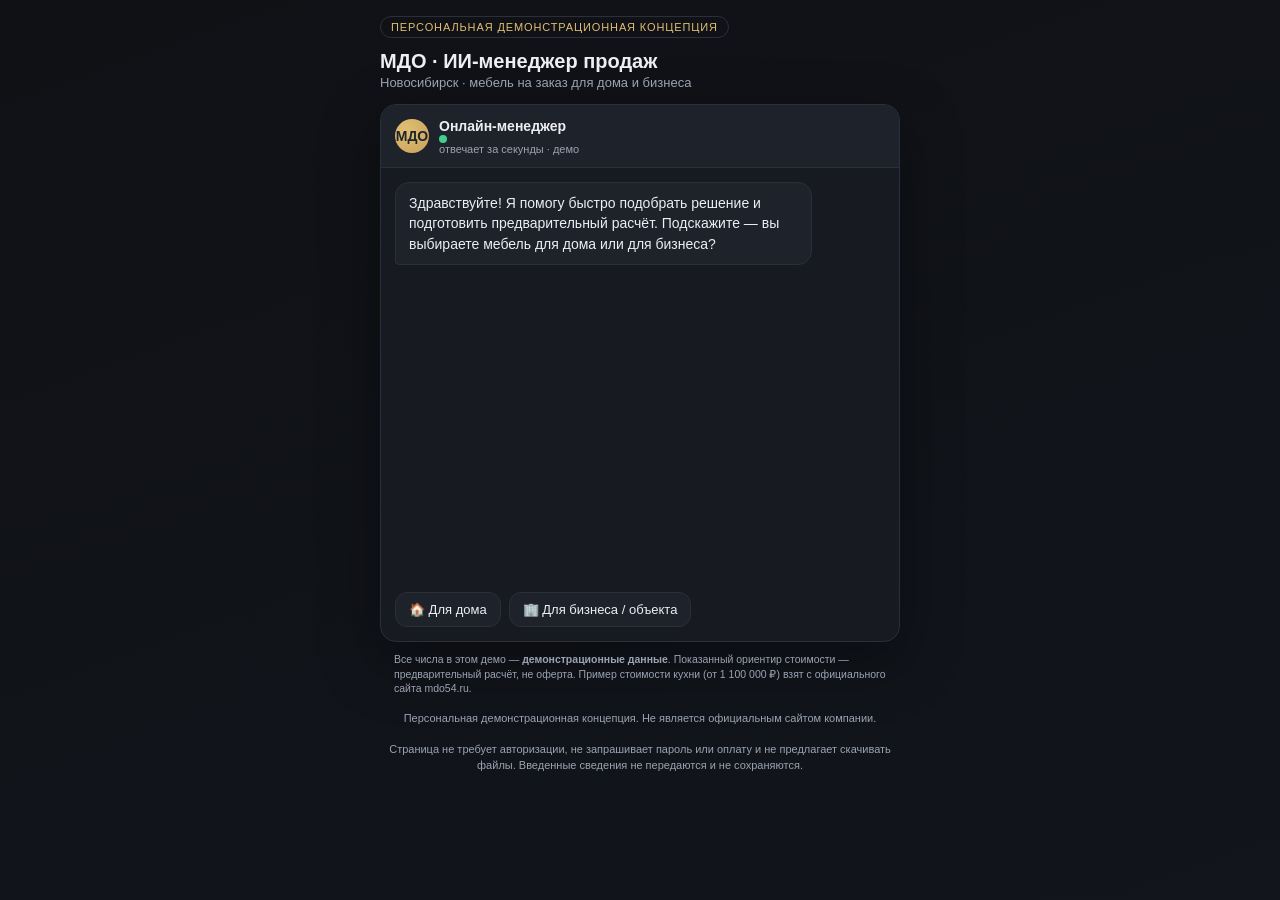
<file: docs/mdo-cukr3r/index.html>
<!DOCTYPE html>
<html lang="ru">
<head>
<meta charset="UTF-8">
<meta name="viewport" content="width=device-width, initial-scale=1.0">
<meta name="robots" content="noindex, nofollow, noarchive">
<meta name="googlebot" content="noindex, nofollow, noarchive">
<meta name="yandex" content="noindex, nofollow, noarchive">
<meta name="referrer" content="no-referrer">
<title>МДО · ИИ-менеджер продаж — демонстрационная концепция</title>
<style>
  :root{
    --bg:#0f1115; --panel:#171a21; --panel2:#1e222b; --line:#2a2f3a;
    --txt:#eceef2; --mut:#9aa3b2; --accent:#c8a35b; --accent2:#e0be74;
    --b2c:#4a90d9; --b2b:#c8a35b; --ok:#3ecf8e; --radius:16px;
  }
  *{box-sizing:border-box}
  body{margin:0;font-family:-apple-system,BlinkMacSystemFont,"Segoe UI",Roboto,Helvetica,Arial,sans-serif;
    background:linear-gradient(160deg,#0f1115,#12151c);color:var(--txt);min-height:100vh;
    display:flex;flex-direction:column;align-items:center;padding:16px}
  .wrap{width:100%;max-width:520px}
  .badge{display:inline-block;font-size:11px;letter-spacing:.08em;text-transform:uppercase;
    color:var(--accent2);border:1px solid var(--line);border-radius:999px;padding:4px 10px;margin-bottom:10px}
  header h1{font-size:20px;margin:2px 0 2px}
  header p{color:var(--mut);font-size:13px;margin:0 0 14px}
  .app{background:var(--panel);border:1px solid var(--line);border-radius:var(--radius);overflow:hidden;
    box-shadow:0 20px 60px rgba(0,0,0,.35)}
  .topbar{display:flex;align-items:center;gap:10px;padding:12px 14px;border-bottom:1px solid var(--line);background:var(--panel2)}
  .av{width:34px;height:34px;border-radius:50%;background:radial-gradient(circle at 30% 30%,var(--accent2),var(--accent));
    display:flex;align-items:center;justify-content:center;font-weight:700;color:#20242c;font-size:14px}
  .topbar b{font-size:14px}.topbar span{font-size:11px;color:var(--mut);display:block}
  .status-dot{width:8px;height:8px;border-radius:50%;background:var(--ok);display:inline-block;margin-right:5px}
  .chat{padding:14px;height:420px;overflow-y:auto;display:flex;flex-direction:column;gap:10px}
  .msg{max-width:85%;padding:10px 13px;border-radius:14px;font-size:14px;line-height:1.45;animation:pop .25s ease}
  @keyframes pop{from{opacity:0;transform:translateY(6px)}to{opacity:1;transform:none}}
  .bot{background:var(--panel2);border:1px solid var(--line);align-self:flex-start;border-bottom-left-radius:4px}
  .user{background:linear-gradient(135deg,var(--accent),#b8934d);color:#1a1d24;align-self:flex-end;
    border-bottom-right-radius:4px;font-weight:500}
  .opts{display:flex;flex-wrap:wrap;gap:8px;padding:4px 14px 14px}
  .opt{background:var(--panel2);border:1px solid var(--line);color:var(--txt);padding:9px 13px;border-radius:12px;
    font-size:13px;cursor:pointer;transition:.15s}
  .opt:hover{border-color:var(--accent);background:#252a34}
  .opt:active{transform:scale(.97)}
  .field{display:flex;gap:8px;padding:4px 14px 14px}
  .field input{flex:1;background:var(--panel2);border:1px solid var(--line);border-radius:12px;color:var(--txt);
    padding:11px 13px;font-size:14px;outline:none}
  .field input:focus{border-color:var(--accent)}
  .field button{background:var(--accent);border:none;color:#1a1d24;font-weight:700;border-radius:12px;padding:0 16px;cursor:pointer;font-size:14px}
  .typing{display:flex;gap:4px;padding:12px 14px}
  .typing i{width:7px;height:7px;border-radius:50%;background:var(--mut);animation:bl 1s infinite}
  .typing i:nth-child(2){animation-delay:.2s}.typing i:nth-child(3){animation-delay:.4s}
  @keyframes bl{0%,60%,100%{opacity:.3}30%{opacity:1}}
  .card{background:linear-gradient(160deg,#1e222b,#171a21);border:1px solid var(--accent);border-radius:14px;
    padding:16px;margin:2px 14px 14px;animation:pop .3s ease}
  .card h3{margin:0 0 4px;font-size:15px;color:var(--accent2)}
  .card .sub{font-size:11px;color:var(--mut);margin-bottom:12px}
  .row{display:flex;justify-content:space-between;gap:10px;padding:6px 0;border-bottom:1px dashed var(--line);font-size:13px}
  .row:last-of-type{border-bottom:none}
  .row span{color:var(--mut)}.row b{text-align:right}
  .price{margin-top:12px;padding:12px;background:#20242c;border-radius:10px;text-align:center}
  .price .big{font-size:22px;font-weight:800;color:var(--accent2)}
  .price small{display:block;color:var(--mut);font-size:10.5px;margin-top:4px}
  .disc{font-size:10.5px;color:var(--mut);margin:10px 14px;line-height:1.4}
  .full{margin:14px;padding:14px;border:1px dashed var(--line);border-radius:12px;background:#14171d}
  .full h4{margin:0 0 8px;font-size:13px;color:var(--accent2)}
  .full ul{margin:0;padding-left:18px;color:var(--mut);font-size:12.5px;line-height:1.7}
  .foot{text-align:center;font-size:11px;color:var(--mut);margin:14px 0;line-height:1.5}
  .restart{background:none;border:1px solid var(--line);color:var(--mut);border-radius:10px;padding:8px 14px;
    font-size:12px;cursor:pointer;margin:0 auto;display:block}
  .restart:hover{border-color:var(--accent);color:var(--txt)}
</style>
</head>
<body>
<div class="wrap">
  <span class="badge">Персональная демонстрационная концепция</span>
  <header>
    <h1>МДО · ИИ-менеджер продаж</h1>
    <p>Новосибирск · мебель на заказ для дома и бизнеса</p>
  </header>

  <div class="app">
    <div class="topbar">
      <div class="av">МДО</div>
      <div>
        <b>Онлайн-менеджер</b>
        <span><span class="status-dot"></span>отвечает за секунды · демо</span>
      </div>
    </div>
    <div class="chat" id="chat"></div>
    <div id="controls"></div>
  </div>

  <div class="disc">Все числа в этом демо — <b>демонстрационные данные</b>. Показанный ориентир стоимости —
  предварительный расчёт, не оферта. Пример стоимости кухни (от 1&nbsp;100&nbsp;000&nbsp;₽) взят с официального сайта mdo54.ru.</div>

  <p class="foot">Персональная демонстрационная концепция. Не является официальным сайтом компании.</p>
  <p class="foot">Страница не требует авторизации, не запрашивает пароль или оплату и не предлагает скачивать файлы. Введенные сведения не передаются и не сохраняются.</p>
</div>

<script>
const chat=document.getElementById('chat');
const controls=document.getElementById('controls');
const state={track:null,answers:{}};

function scroll(){chat.scrollTop=chat.scrollHeight;}
function bubble(text,who){const d=document.createElement('div');d.className='msg '+who;d.innerHTML=text;chat.appendChild(d);scroll();}
function clearControls(){controls.innerHTML='';}

function typing(cb){
  const t=document.createElement('div');t.className='msg bot typing';
  t.innerHTML='<i></i><i></i><i></i>';chat.appendChild(t);scroll();
  setTimeout(()=>{t.remove();cb();},650);
}
function botSay(text,cb){typing(()=>{bubble(text,'bot');if(cb)cb();});}

function options(list){
  clearControls();
  const box=document.createElement('div');box.className='opts';
  list.forEach(o=>{
    const b=document.createElement('button');b.className='opt';b.textContent=o.label;
    b.onclick=()=>{bubble(o.label,'user');clearControls();o.next();};
    box.appendChild(b);
  });
  controls.appendChild(box);
}
function textInput(placeholder,cb){
  clearControls();
  const box=document.createElement('div');box.className='field';
  const inp=document.createElement('input');inp.placeholder=placeholder;
  const btn=document.createElement('button');btn.textContent='→';
  function submit(){const v=inp.value.trim();if(!v)return;bubble(v,'user');clearControls();cb(v);}
  btn.onclick=submit;inp.addEventListener('keydown',e=>{if(e.key==='Enter')submit();});
  box.appendChild(inp);box.appendChild(btn);controls.appendChild(box);inp.focus();
}

// ---- flow ----
function start(){
  chat.innerHTML='';state.track=null;state.answers={};
  botSay('Здравствуйте! Я помогу быстро подобрать решение и подготовить предварительный расчёт. Подскажите — вы выбираете мебель для дома или для бизнеса?',()=>{
    options([
      {label:'🏠 Для дома',next:()=>{state.track='b2c';askRoomB2C();}},
      {label:'🏢 Для бизнеса / объекта',next:()=>{state.track='b2b';askTypeB2B();}}
    ]);
  });
}

// ===== B2C =====
function askRoomB2C(){
  botSay('Отлично, оформим как частный заказ. Какое помещение обставляем?',()=>{
    options([
      {label:'Кухня',next:()=>{state.answers.item='Кухня';askStyleB2C();}},
      {label:'Шкаф / гардеробная',next:()=>{state.answers.item='Шкаф / гардеробная';askStyleB2C();}},
      {label:'Детская / прочее',next:()=>{state.answers.item='Детская / прочее';askStyleB2C();}}
    ]);
  });
}
function askStyleB2C(){
  botSay('Какой стиль вам ближе?',()=>{
    options([
      {label:'Современный / минимализм',next:()=>{state.answers.style='Современный';askBudgetB2C();}},
      {label:'Классика',next:()=>{state.answers.style='Классика';askBudgetB2C();}},
      {label:'Пока не определился',next:()=>{state.answers.style='Уточняется';askBudgetB2C();}}
    ]);
  });
}
function askBudgetB2C(){
  botSay('Есть ли ориентир по бюджету? Это поможет подобрать материалы, ничего не навязывая.',()=>{
    options([
      {label:'до 300 000 ₽',next:()=>{state.answers.budget='до 300 000 ₽';state.est=[250000,320000];askCityContact();}},
      {label:'300–700 000 ₽',next:()=>{state.answers.budget='300–700 000 ₽';state.est=[450000,700000];askCityContact();}},
      {label:'от 700 000 ₽',next:()=>{state.answers.budget='от 700 000 ₽';state.est=[900000,1300000];askCityContact();}},
      {label:'Подскажите сами',next:()=>{state.answers.budget='По подбору менеджера';state.est=[350000,600000];askCityContact();}}
    ]);
  });
}

// ===== B2B =====
function askTypeB2B(){
  botSay('Понял, это коммерческий проект. Что за объект?',()=>{
    options([
      {label:'Офис',next:()=>{state.answers.item='Офисная мебель';askQtyB2B();}},
      {label:'Торговое помещение',next:()=>{state.answers.item='Торговая мебель';askQtyB2B();}},
      {label:'HoReCa / другое',next:()=>{state.answers.item='HoReCa / другое';askQtyB2B();}}
    ]);
  });
}
function askQtyB2B(){
  botSay('Примерный объём проекта?',()=>{
    options([
      {label:'Одно помещение',next:()=>{state.answers.scope='Одно помещение';state.est=[400000,800000];askDeadlineB2B();}},
      {label:'Несколько помещений',next:()=>{state.answers.scope='Несколько помещений';state.est=[900000,1800000];askDeadlineB2B();}},
      {label:'Сеть / серийный заказ',next:()=>{state.answers.scope='Серийный заказ';state.est=[1500000,3500000];askDeadlineB2B();}}
    ]);
  });
}
function askDeadlineB2B(){
  botSay('Есть ли срок, к которому нужно завершить?',()=>{
    options([
      {label:'Срочно (до месяца)',next:()=>{state.answers.deadline='До месяца';askCityContact();}},
      {label:'1–3 месяца',next:()=>{state.answers.deadline='1–3 месяца';askCityContact();}},
      {label:'Гибкий срок',next:()=>{state.answers.deadline='Гибкий';askCityContact();}}
    ]);
  });
}

// ===== common tail =====
function askCityContact(){
  botSay('Из какого вы города? (демо, данные никуда не отправляются)',()=>{
    textInput('Например: Новосибирск',v=>{
      state.answers.city=v;
      botSay('Как к вам обращаться и удобный способ связи — телефон или мессенджер?',()=>{
        textInput('Имя и контакт',v2=>{
          state.answers.contact=v2;
          botSay('Спасибо! Собрал заявку и подготовил предварительный ориентир. Менеджер подтвердит точную стоимость после уточнения деталей.',()=>{
            renderCard();
          });
        });
      });
    });
  });
}

function fmt(n){return n.toLocaleString('ru-RU')+' ₽';}
function renderCard(){
  clearControls();
  const a=state.answers;const isB2C=state.track==='b2c';
  const rows=[];
  rows.push(['Тип заказа',isB2C?'Частный (B2C)':'Коммерческий (B2B)']);
  rows.push(['Направление',a.item||'—']);
  if(isB2C){rows.push(['Стиль',a.style||'—']);rows.push(['Бюджет-ориентир',a.budget||'—']);}
  else{rows.push(['Объём',a.scope||'—']);rows.push(['Срок',a.deadline||'—']);}
  rows.push(['Город',a.city||'—']);
  rows.push(['Контакт',a.contact||'—']);

  const card=document.createElement('div');card.className='card';
  card.innerHTML='<h3>Карточка заявки № DEMO-'+Math.floor(1000+Math.random()*9000)+'</h3>'+
    '<div class="sub">Готова к передаче менеджеру · маршрут: '+(isB2C?'частные заказы':'отдел B2B-проектов')+'</div>'+
    rows.map(r=>'<div class="row"><span>'+r[0]+'</span><b>'+r[1]+'</b></div>').join('')+
    '<div class="price"><div class="big">≈ '+fmt(state.est[0])+' — '+fmt(state.est[1])+'</div>'+
    '<small>Предварительный расчёт, не оферта. Демонстрационные данные.</small></div>';
  chat.appendChild(card);

  const full=document.createElement('div');full.className='full';
  full.innerHTML='<h4>В полной версии</h4><ul>'+
    '<li>Автоматическая передача карточки в CRM и мессенджер менеджера</li>'+
    '<li>Мини-конфигуратор мебели: помещение → стиль → бюджет с визуализацией</li>'+
    '<li>Прикрепление фото и планировки прямо в диалоге</li>'+
    '<li>Автоматические напоминания и повторные касания клиенту</li>'+
    '<li>Ежедневная сводка новых заявок собственнику</li></ul>';
  chat.appendChild(full);

  const rb=document.createElement('button');rb.className='restart';rb.textContent='↻ Пройти сценарий заново';
  rb.onclick=start;controls.appendChild(rb);
  scroll();
}

start();
</script>
</body>
</html>
</file>
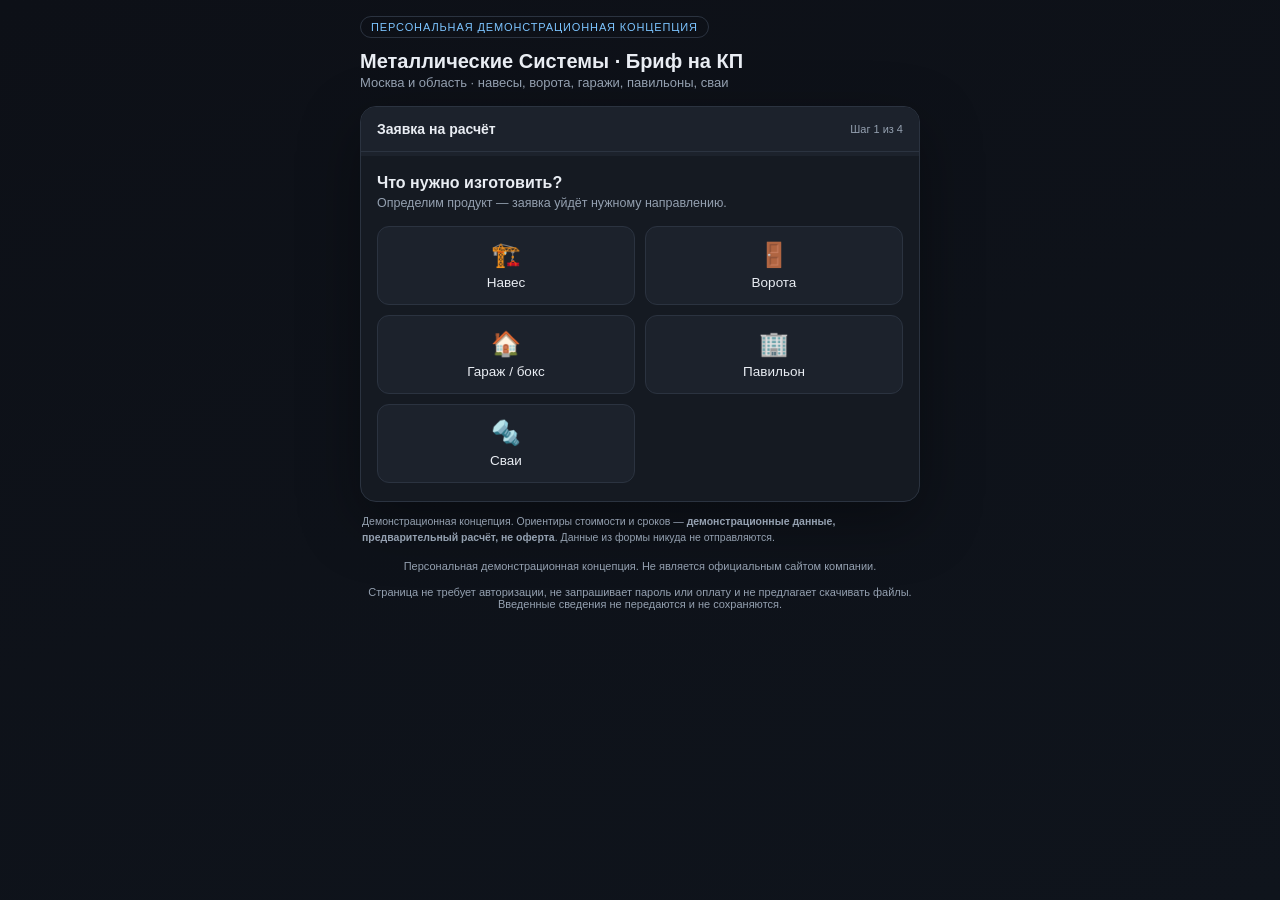
<file: docs/metallicheskie-sistemy-t9bdpu/index.html>
<!DOCTYPE html>
<html lang="ru">
<head>
<meta charset="UTF-8">
<meta name="viewport" content="width=device-width, initial-scale=1.0">
<meta name="robots" content="noindex, nofollow, noarchive">
<meta name="googlebot" content="noindex, nofollow, noarchive">
<meta name="yandex" content="noindex, nofollow, noarchive">
<meta name="referrer" content="no-referrer">
<title>Металлические Системы · Бриф и запрос на КП — демо</title>
<style>
  :root{
    --bg:#0d1017; --panel:#151a22; --panel2:#1c222c; --line:#2b3340;
    --txt:#e9edf3; --mut:#94a0b0; --accent:#3fa7ff; --accent2:#7cc4ff; --ok:#37d19a;
    --steel:#5a6b7d; --radius:16px;
  }
  *{box-sizing:border-box}
  body{margin:0;font-family:-apple-system,BlinkMacSystemFont,"Segoe UI",Roboto,Arial,sans-serif;
    background:linear-gradient(160deg,#0d1017,#0f141c);color:var(--txt);min-height:100vh;
    display:flex;flex-direction:column;align-items:center;padding:16px}
  .wrap{width:100%;max-width:560px}
  .badge{display:inline-block;font-size:11px;letter-spacing:.08em;text-transform:uppercase;
    color:var(--accent2);border:1px solid var(--line);border-radius:999px;padding:4px 10px;margin-bottom:10px}
  h1{font-size:20px;margin:2px 0}
  .lead{color:var(--mut);font-size:13px;margin:0 0 16px}
  .card{background:var(--panel);border:1px solid var(--line);border-radius:var(--radius);
    box-shadow:0 20px 60px rgba(0,0,0,.35);overflow:hidden}
  .head{padding:14px 16px;border-bottom:1px solid var(--line);background:var(--panel2);display:flex;
    align-items:center;justify-content:space-between}
  .head b{font-size:14px}.head .step{font-size:11px;color:var(--mut)}
  .prog{height:4px;background:var(--panel2)}
  .prog i{display:block;height:100%;background:linear-gradient(90deg,var(--accent),var(--accent2));width:0;transition:.4s}
  .body{padding:18px 16px;min-height:300px}
  .q{font-size:16px;font-weight:600;margin:0 0 4px}
  .hint{font-size:12.5px;color:var(--mut);margin:0 0 16px}
  .grid{display:grid;grid-template-columns:1fr 1fr;gap:10px}
  .tile{background:var(--panel2);border:1px solid var(--line);border-radius:12px;padding:14px 12px;
    cursor:pointer;transition:.15s;text-align:center;font-size:13.5px}
  .tile .ic{font-size:24px;display:block;margin-bottom:6px}
  .tile:hover{border-color:var(--accent);background:#222a35}
  .tile.sel{border-color:var(--accent);box-shadow:0 0 0 2px rgba(63,167,255,.25)}
  .full-w{grid-column:1/-1}
  input,select{width:100%;background:var(--panel2);border:1px solid var(--line);border-radius:12px;
    color:var(--txt);padding:12px 13px;font-size:14px;outline:none;margin-bottom:10px}
  input:focus,select:focus{border-color:var(--accent)}
  label{display:block;font-size:12px;color:var(--mut);margin:2px 0 5px}
  .nav{display:flex;gap:10px;margin-top:8px}
  .btn{flex:1;border:none;border-radius:12px;padding:13px;font-size:14px;font-weight:700;cursor:pointer}
  .btn.prim{background:var(--accent);color:#08121c}
  .btn.prim:disabled{opacity:.4;cursor:not-allowed}
  .btn.ghost{flex:0 0 auto;background:transparent;border:1px solid var(--line);color:var(--mut);padding:13px 16px}
  .btn.ghost:hover{color:var(--txt);border-color:var(--accent)}
  .result{animation:fade .35s ease}
  @keyframes fade{from{opacity:0;transform:translateY(8px)}to{opacity:1;transform:none}}
  .rhead{display:flex;align-items:center;gap:10px;margin-bottom:12px}
  .rhead .ok{width:34px;height:34px;border-radius:50%;background:rgba(55,209,154,.15);color:var(--ok);
    display:flex;align-items:center;justify-content:center;font-size:18px}
  .rhead b{font-size:15px}.rhead span{font-size:11.5px;color:var(--mut);display:block}
  .route{background:#0f2029;border:1px solid rgba(63,167,255,.35);border-radius:12px;padding:11px 13px;
    font-size:13px;margin-bottom:12px}
  .route b{color:var(--accent2)}
  .row{display:flex;justify-content:space-between;gap:10px;padding:7px 0;border-bottom:1px dashed var(--line);font-size:13px}
  .row:last-child{border-bottom:none}.row span{color:var(--mut)}.row b{text-align:right}
  .full{margin-top:16px;padding:14px;border:1px dashed var(--line);border-radius:12px;background:#12171f}
  .full h4{margin:0 0 8px;font-size:13px;color:var(--accent2)}
  .full ul{margin:0;padding-left:18px;color:var(--mut);font-size:12.5px;line-height:1.7}
  .disc{font-size:10.5px;color:var(--mut);margin:12px 2px;line-height:1.5}
  .foot{text-align:center;font-size:11px;color:var(--mut);margin:14px 0}
  .restart{background:none;border:1px solid var(--line);color:var(--mut);border-radius:10px;padding:9px 14px;
    font-size:12.5px;cursor:pointer;width:100%;margin-top:10px}
  .restart:hover{border-color:var(--accent);color:var(--txt)}
</style>
</head>
<body>
<div class="wrap">
  <span class="badge">Персональная демонстрационная концепция</span>
  <h1>Металлические Системы · Бриф на КП</h1>
  <p class="lead">Москва и область · навесы, ворота, гаражи, павильоны, сваи</p>

  <div class="card">
    <div class="head"><b>Заявка на расчёт</b><span class="step" id="stepLabel">Шаг 1 из 4</span></div>
    <div class="prog"><i id="bar"></i></div>
    <div class="body" id="body"></div>
  </div>

  <div class="disc">Демонстрационная концепция. Ориентиры стоимости и сроков — <b>демонстрационные данные,
  предварительный расчёт, не оферта</b>. Данные из формы никуда не отправляются.</div>
  <p class="foot">Персональная демонстрационная концепция. Не является официальным сайтом компании.</p>
  <p class="foot">Страница не требует авторизации, не запрашивает пароль или оплату и не предлагает скачивать файлы. Введенные сведения не передаются и не сохраняются.</p>
</div>

<script>
const products={
  naves:{name:'Навес',ic:'🏗️',base:[90000,260000],unit:'проект'},
  vorota:{name:'Ворота',ic:'🚪',base:[60000,180000],unit:'комплект'},
  garazh:{name:'Гараж / бокс',ic:'🏠',base:[180000,520000],unit:'конструкция'},
  pavilon:{name:'Павильон',ic:'🏢',base:[220000,650000],unit:'объект'},
  svai:{name:'Сваи',ic:'🔩',base:[40000,160000],unit:'партия'}
};
const state={step:0,product:null,client:null,size:'',region:'',deadline:'',contact:''};
const body=document.getElementById('body');
const bar=document.getElementById('bar');
const stepLabel=document.getElementById('stepLabel');
const TOTAL=4;

function setProg(){bar.style.width=(state.step/TOTAL*100)+'%';stepLabel.textContent='Шаг '+Math.min(state.step+1,TOTAL)+' из '+TOTAL;}

function render(){
  setProg();
  if(state.step===0)return renderProduct();
  if(state.step===1)return renderClient();
  if(state.step===2)return renderDetails();
  if(state.step===3)return renderContact();
  return renderResult();
}

function renderProduct(){
  body.innerHTML='<p class="q">Что нужно изготовить?</p><p class="hint">Определим продукт — заявка уйдёт нужному направлению.</p>'+
    '<div class="grid" id="tiles"></div>';
  const t=document.getElementById('tiles');
  Object.keys(products).forEach(k=>{
    const p=products[k];const d=document.createElement('div');
    d.className='tile'+(state.product===k?' sel':'');
    d.innerHTML='<span class="ic">'+p.ic+'</span>'+p.name;
    d.onclick=()=>{state.product=k;state.step=1;render();};
    t.appendChild(d);
  });
}
function renderClient(){
  body.innerHTML='<p class="q">Кто оформляет заявку?</p><p class="hint">Частный заказ и проект компании ведём по-разному.</p>'+
    '<div class="grid">'+
    '<div class="tile'+(state.client==='b2c'?' sel':'')+'" data-c="b2c"><span class="ic">👤</span>Частное лицо</div>'+
    '<div class="tile'+(state.client==='b2b'?' sel':'')+'" data-c="b2b"><span class="ic">🏢</span>Компания / объект</div>'+
    '</div>'+navHtml(true);
  body.querySelectorAll('.tile').forEach(t=>t.onclick=()=>{state.client=t.dataset.c;state.step=2;render();});
  wireNav();
}
function renderDetails(){
  const p=products[state.product];
  body.innerHTML='<p class="q">Параметры объекта</p><p class="hint">'+p.name+' · заполните известное, остальное уточнит менеджер.</p>'+
    '<label>Размер / объём (например: 6×4 м, 2 шт.)</label><input id="size" value="'+state.size+'" placeholder="Свободно, как удобно">'+
    '<label>Район / адрес объекта</label><input id="region" value="'+state.region+'" placeholder="Москва или город в области">'+
    '<label>Желаемый срок</label>'+
    '<select id="deadline">'+
      opt('','— выберите —')+opt('Срочно (до 2 недель)','Срочно (до 2 недель)')+
      opt('1 месяц','1 месяц')+opt('1–3 месяца','1–3 месяца')+opt('Гибкий','Гибкий')+
    '</select>'+navHtml(true);
  const dl=document.getElementById('deadline');dl.value=state.deadline;
  wireNav(()=>{
    state.size=document.getElementById('size').value.trim();
    state.region=document.getElementById('region').value.trim();
    state.deadline=document.getElementById('deadline').value;
  });
}
function renderContact(){
  body.innerHTML='<p class="q">Куда прислать расчёт?</p><p class="hint">Демо: данные не отправляются, всё считается локально.</p>'+
    '<label>Имя и телефон или мессенджер</label><input id="contact" value="'+state.contact+'" placeholder="Как с вами связаться">'+
    navHtml(true,'Сформировать заявку и КП');
  wireNav(()=>{state.contact=document.getElementById('contact').value.trim();},()=>state.contact!=='',true);
  const c=document.getElementById('contact');
  const btn=body.querySelector('.btn.prim');
  const check=()=>{btn.disabled=c.value.trim()==='';};c.oninput=check;check();
}
function renderResult(){
  const p=products[state.product];
  const isB2B=state.client==='b2b';
  const mult=isB2B?1.4:1;
  const lo=Math.round(p.base[0]*mult/1000)*1000, hi=Math.round(p.base[1]*mult/1000)*1000;
  const route=isB2B?'Отдел проектных заявок (B2B)':'Менеджер частных заказов';
  const num='МС-'+Math.floor(1000+Math.random()*9000);
  body.innerHTML='<div class="result">'+
    '<div class="rhead"><div class="ok">✓</div><div><b>Заявка № '+num+' сформирована</b>'+
    '<span>Готова к передаче · демонстрационная карточка</span></div></div>'+
    '<div class="route">Маршрут: <b>'+route+'</b> · продукт «'+p.name+'»</div>'+
    row('Продукт',p.name)+
    row('Тип клиента',isB2B?'Компания / объект (B2B)':'Частное лицо (B2C)')+
    row('Размер / объём',state.size||'уточняется')+
    row('Район объекта',state.region||'уточняется')+
    row('Срок',state.deadline||'уточняется')+
    row('Контакт',state.contact||'—')+
    '<div class="route" style="margin-top:12px;text-align:center">Предварительный ориентир: <b>'+
      fmt(lo)+' — '+fmt(hi)+'</b><br><span style="font-size:10.5px;color:var(--mut)">Демонстрационные данные, не оферта</span></div>'+
    '<div class="full"><h4>В полной версии</h4><ul>'+
      '<li>Автоматическая маршрутизация заявки нужной точке продаж или менеджеру</li>'+
      '<li>Панель собственника: заявки по продуктам, регионам и просроченным ответам</li>'+
      '<li>Точный расчёт по размерам и материалу, а не диапазон</li>'+
      '<li>Прикрепление чертежей и фото участка в заявке</li>'+
      '<li>Автонапоминания менеджеру по заявкам без ответа</li>'+
    '</ul></div>'+
    '<button class="restart" id="rs">↻ Оформить новую заявку</button>'+
    '</div>';
  document.getElementById('rs').onclick=()=>{
    Object.assign(state,{step:0,product:null,client:null,size:'',region:'',deadline:'',contact:''});render();
  };
}

// helpers
function opt(v,l){return '<option value="'+v+'">'+l+'</option>';}
function row(k,v){return '<div class="row"><span>'+k+'</span><b>'+v+'</b></div>';}
function fmt(n){return n.toLocaleString('ru-RU')+' ₽';}
function navHtml(back,primLabel){
  return '<div class="nav">'+(back?'<button class="btn ghost" id="back">Назад</button>':'')+
    '<button class="btn prim" id="next">'+(primLabel||'Далее')+'</button></div>';
}
function wireNav(saveFn,validFn,isLast){
  const next=document.getElementById('next');const back=document.getElementById('back');
  if(back)back.onclick=()=>{state.step--;render();};
  if(next)next.onclick=()=>{if(saveFn)saveFn();if(validFn&&!validFn())return;state.step++;render();};
}

render();
</script>
</body>
</html>
</file>
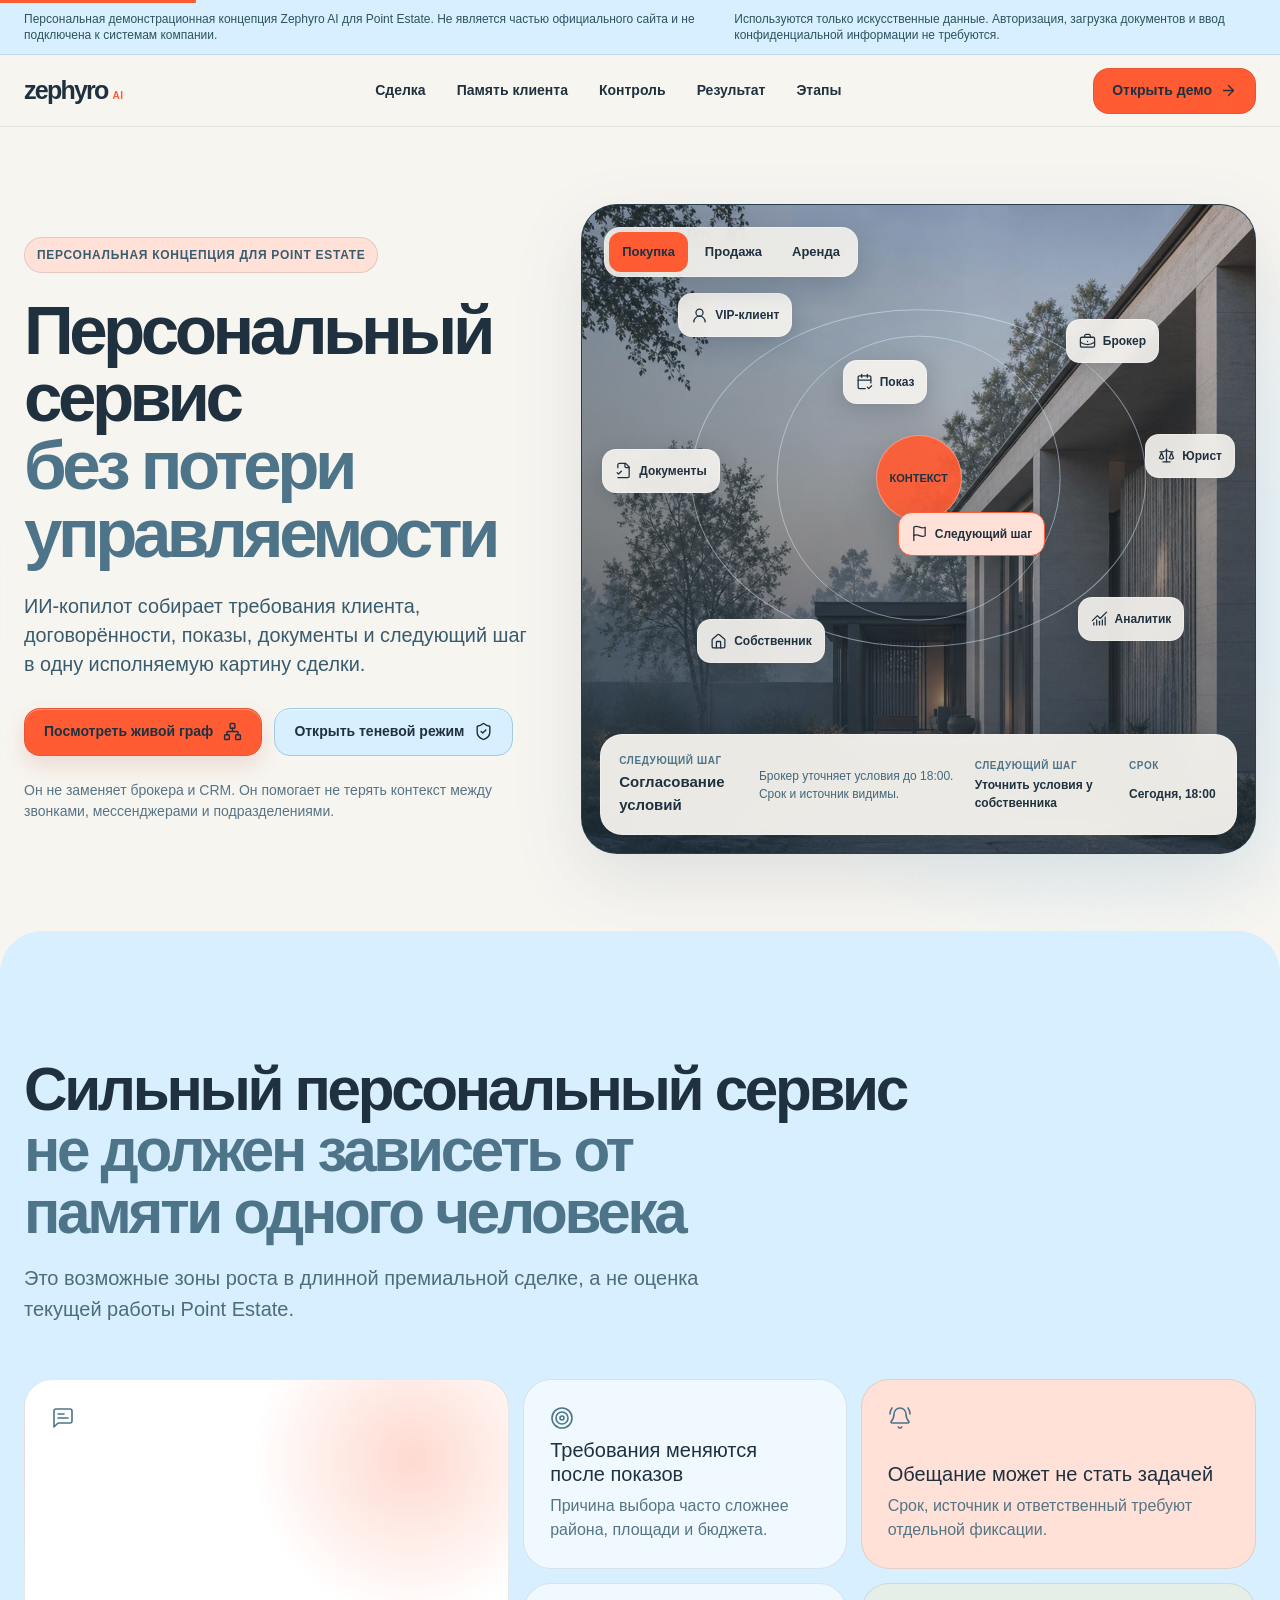
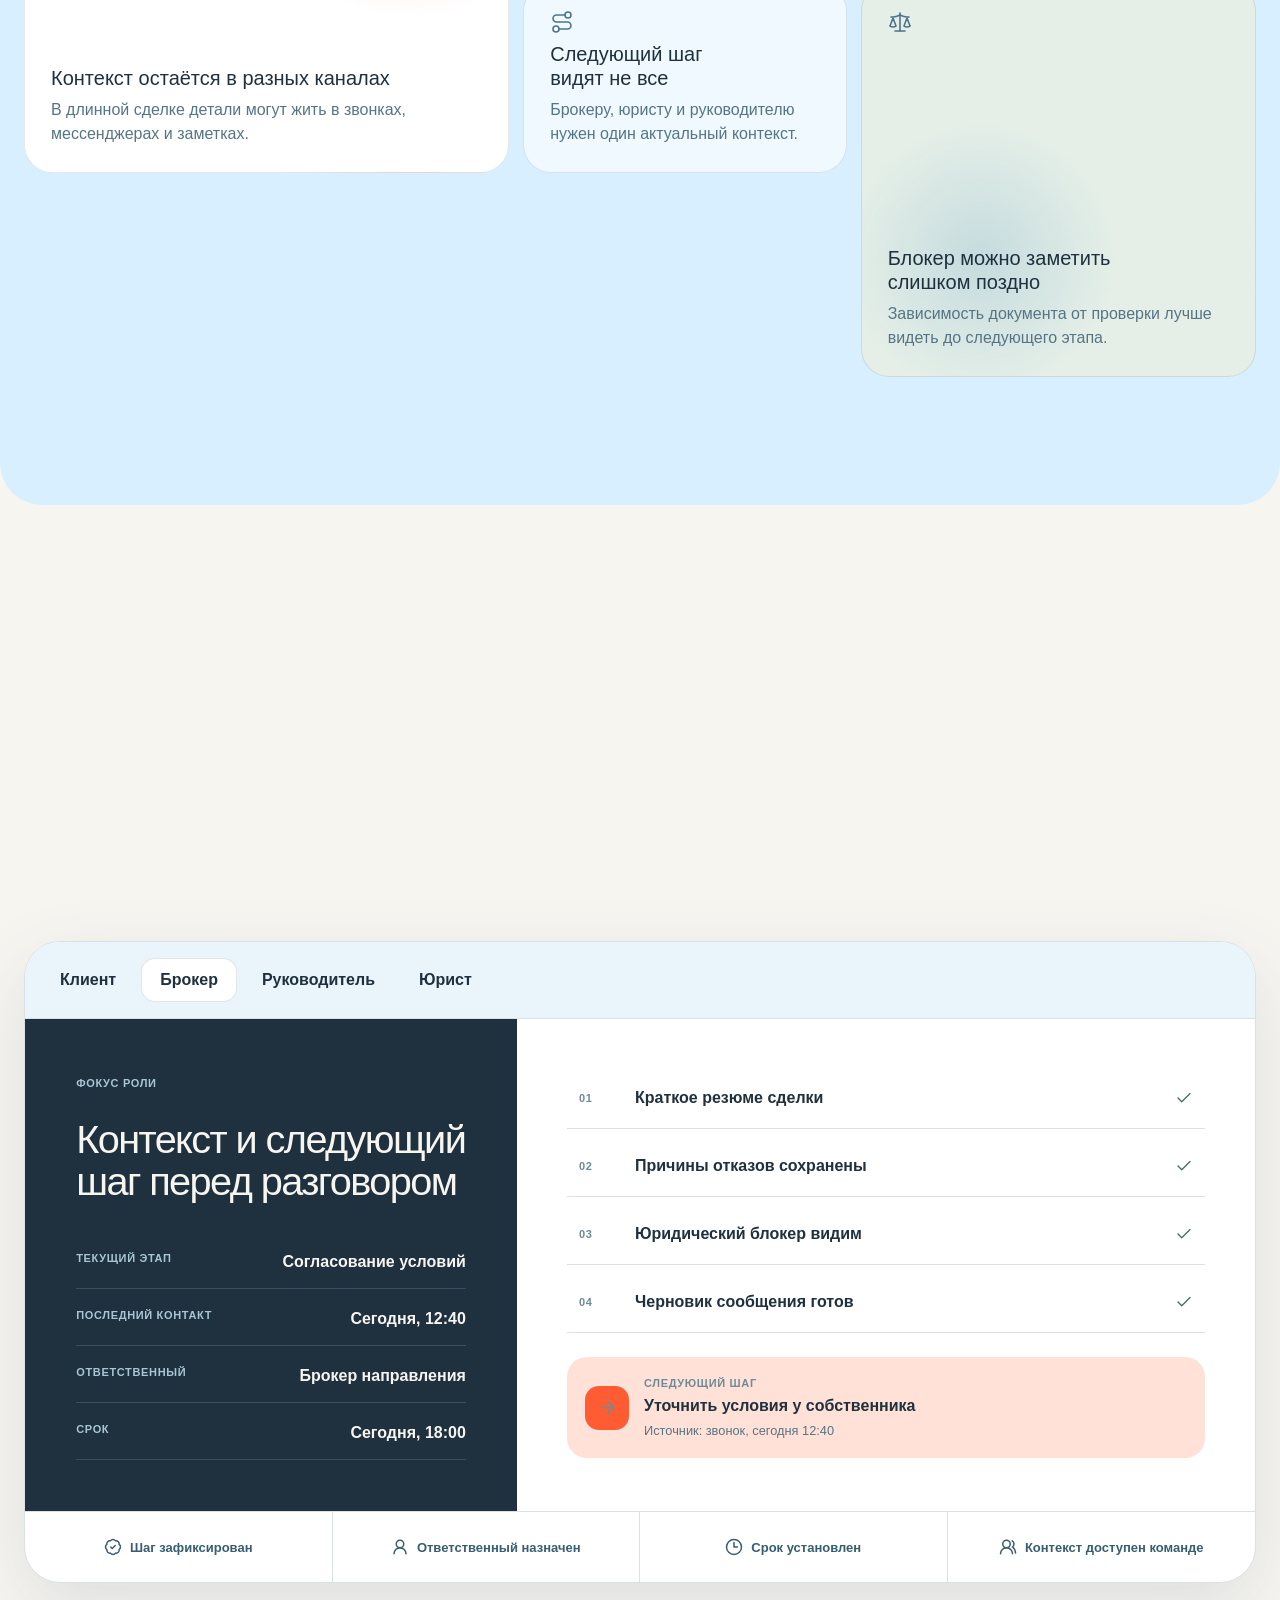
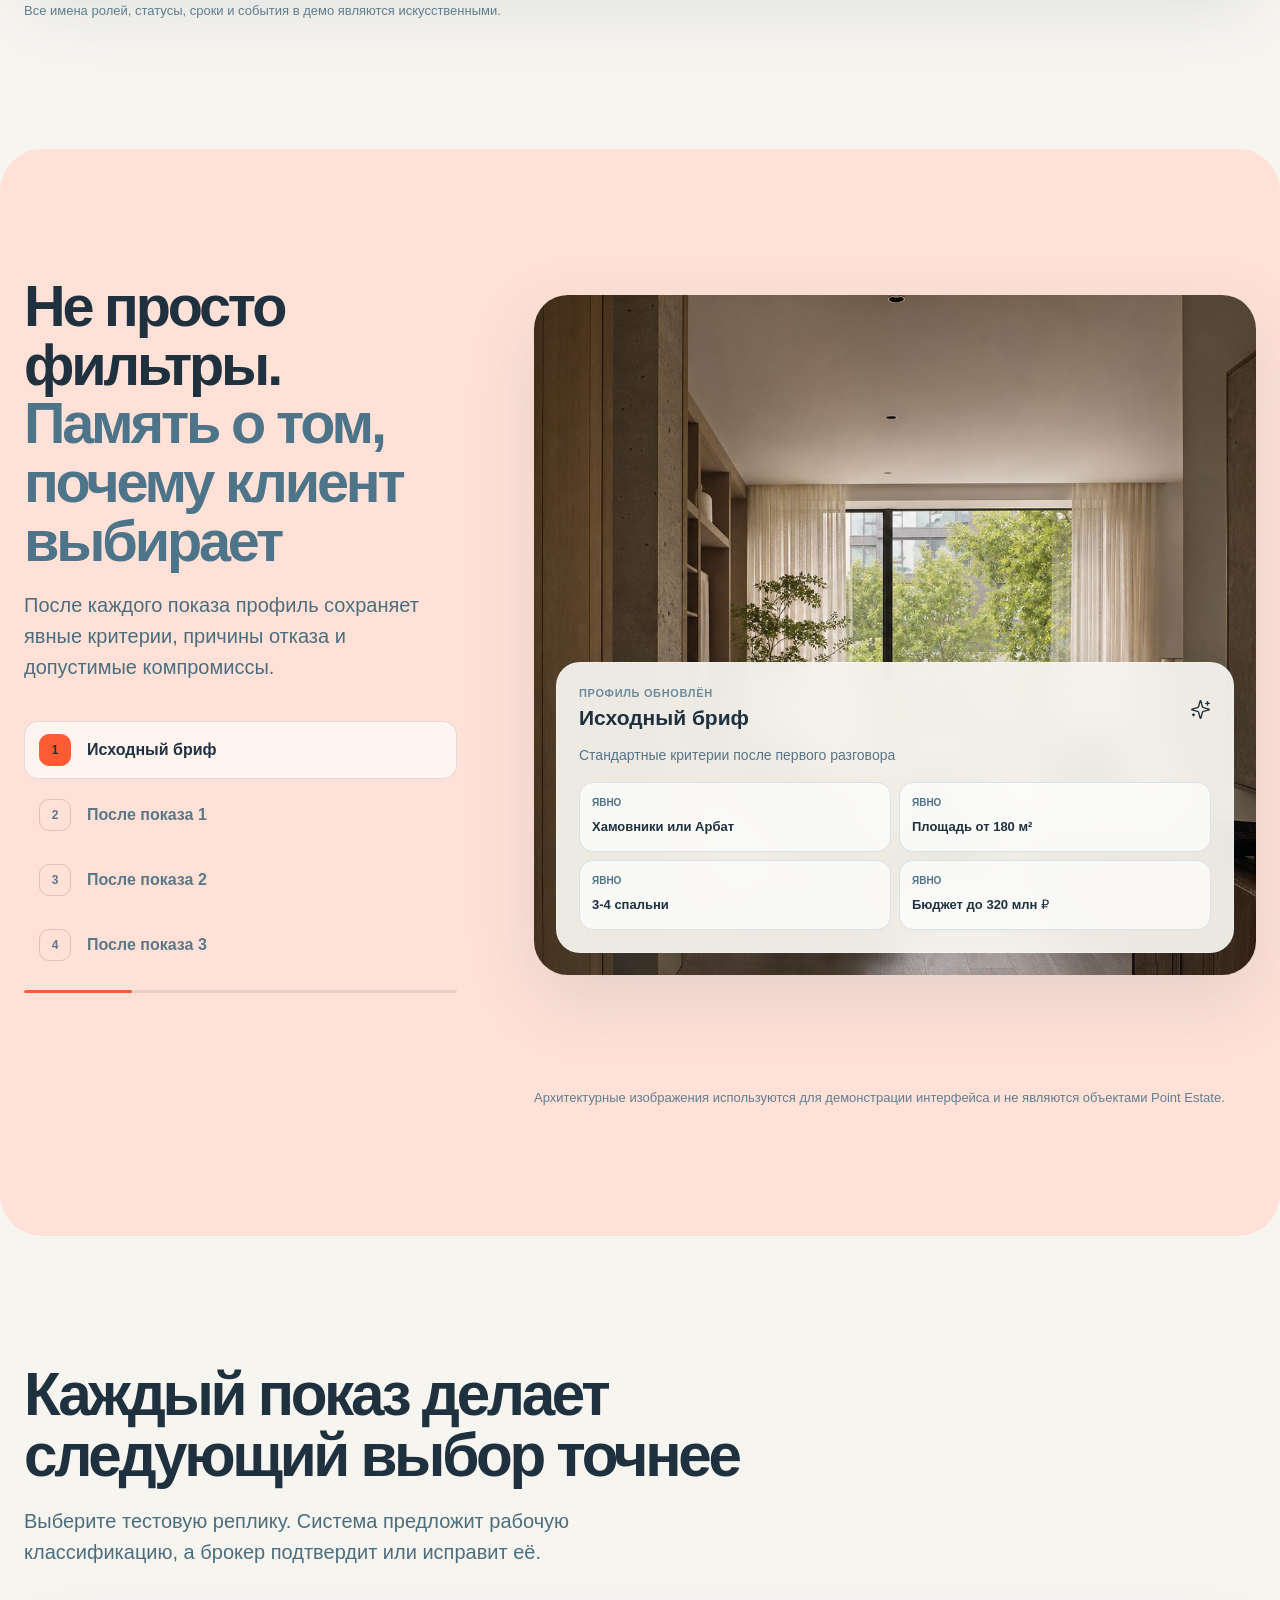
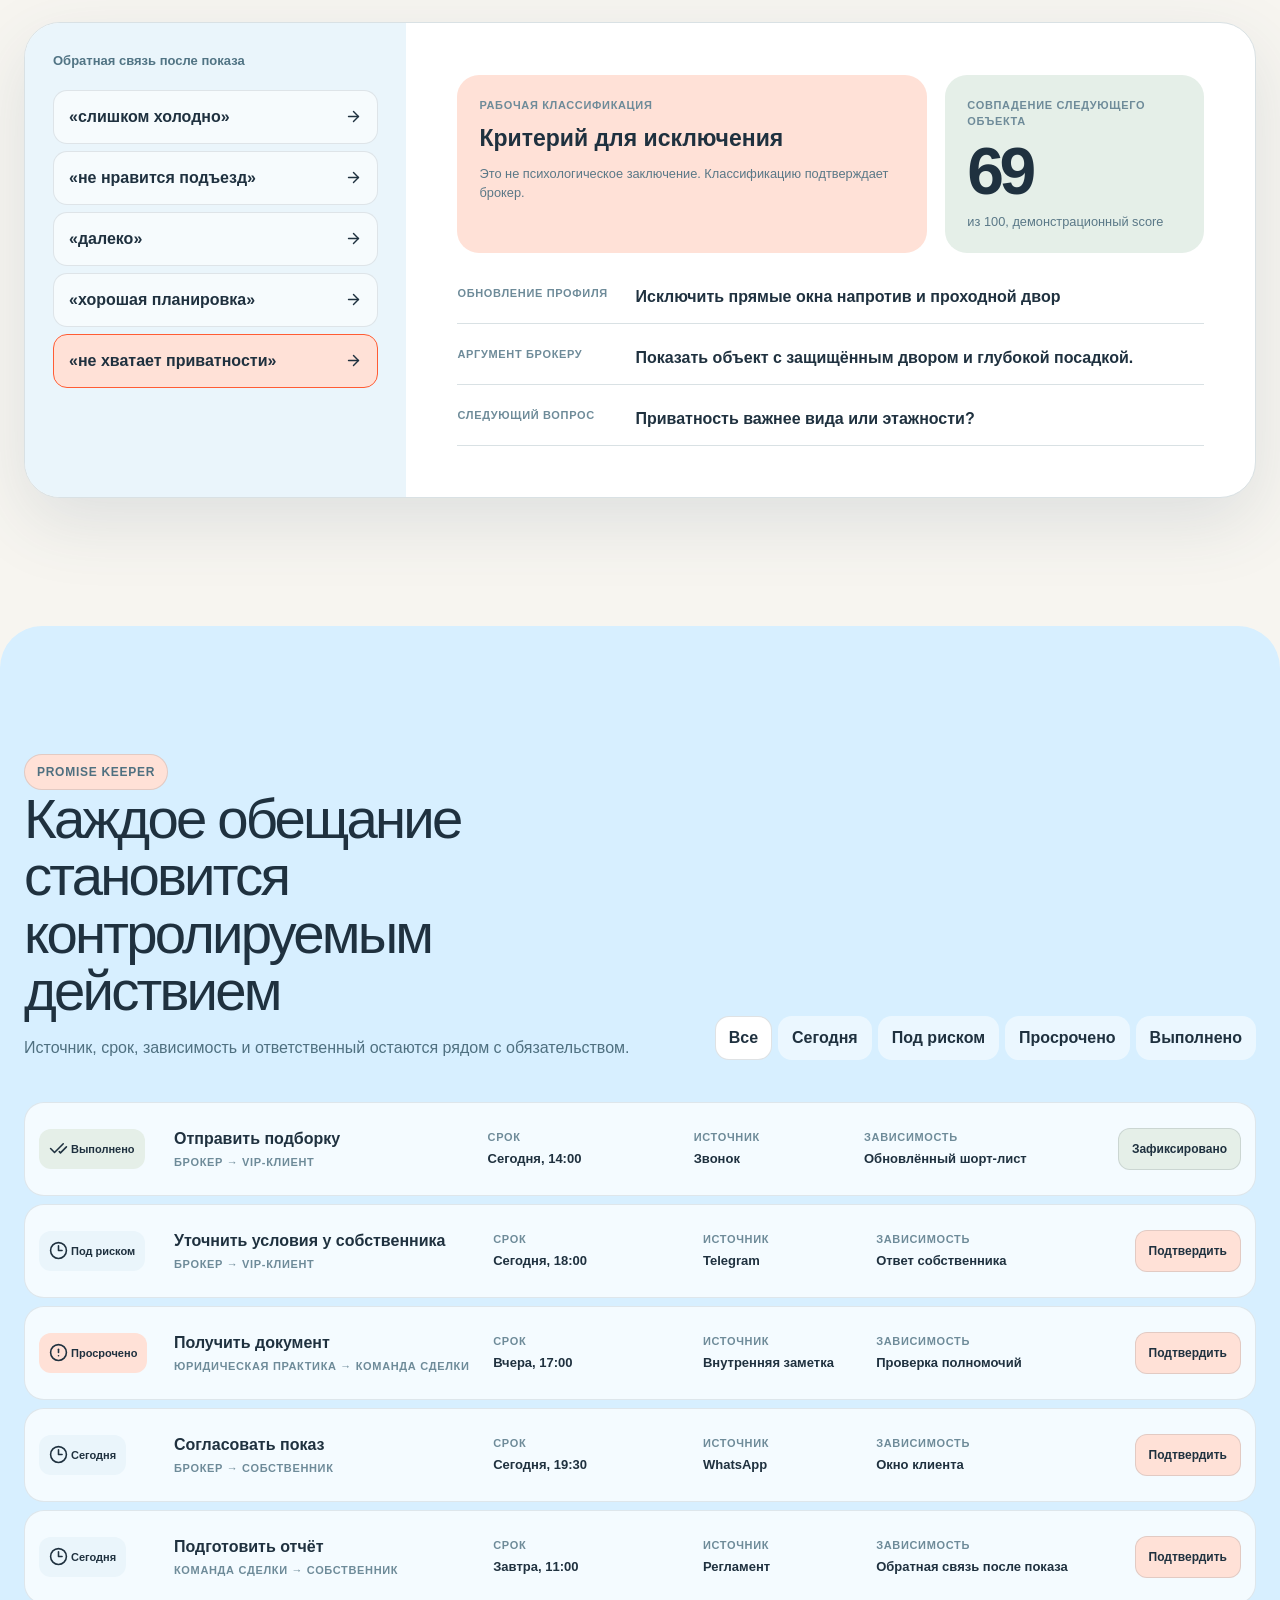
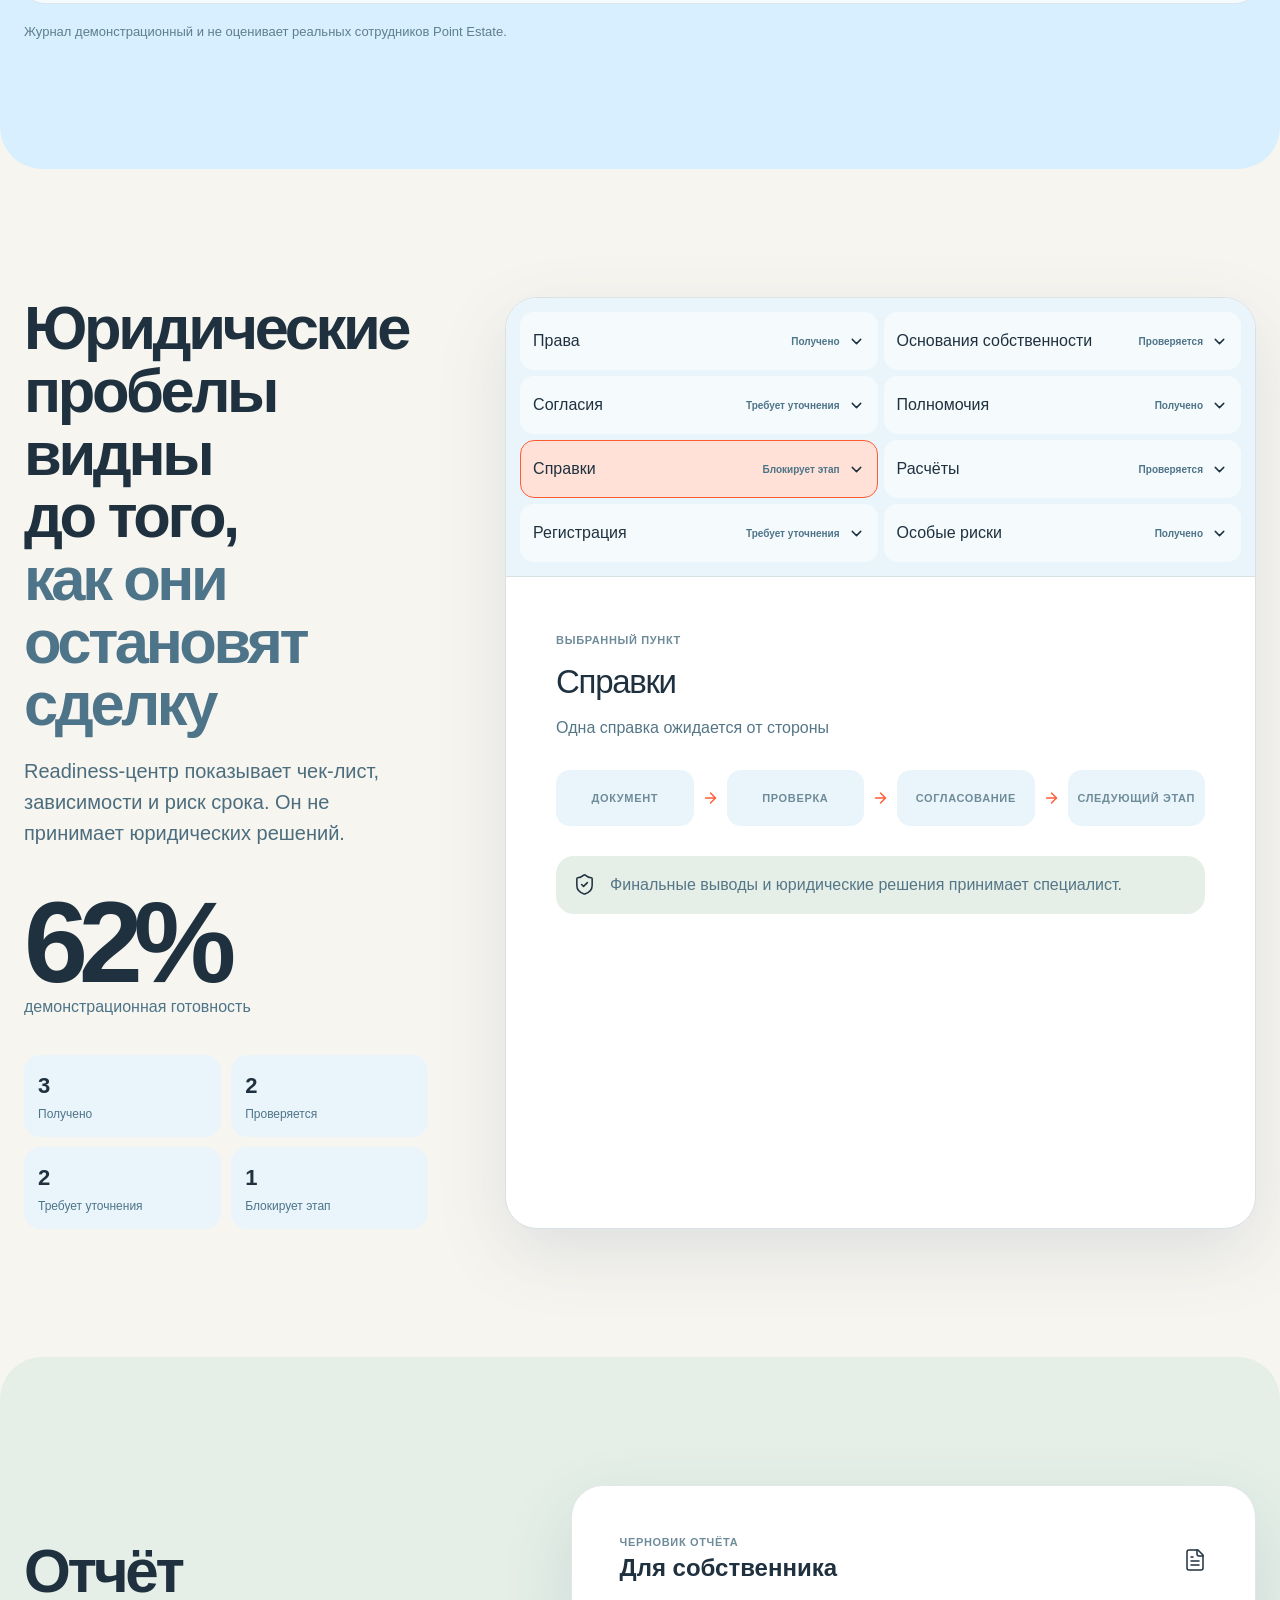
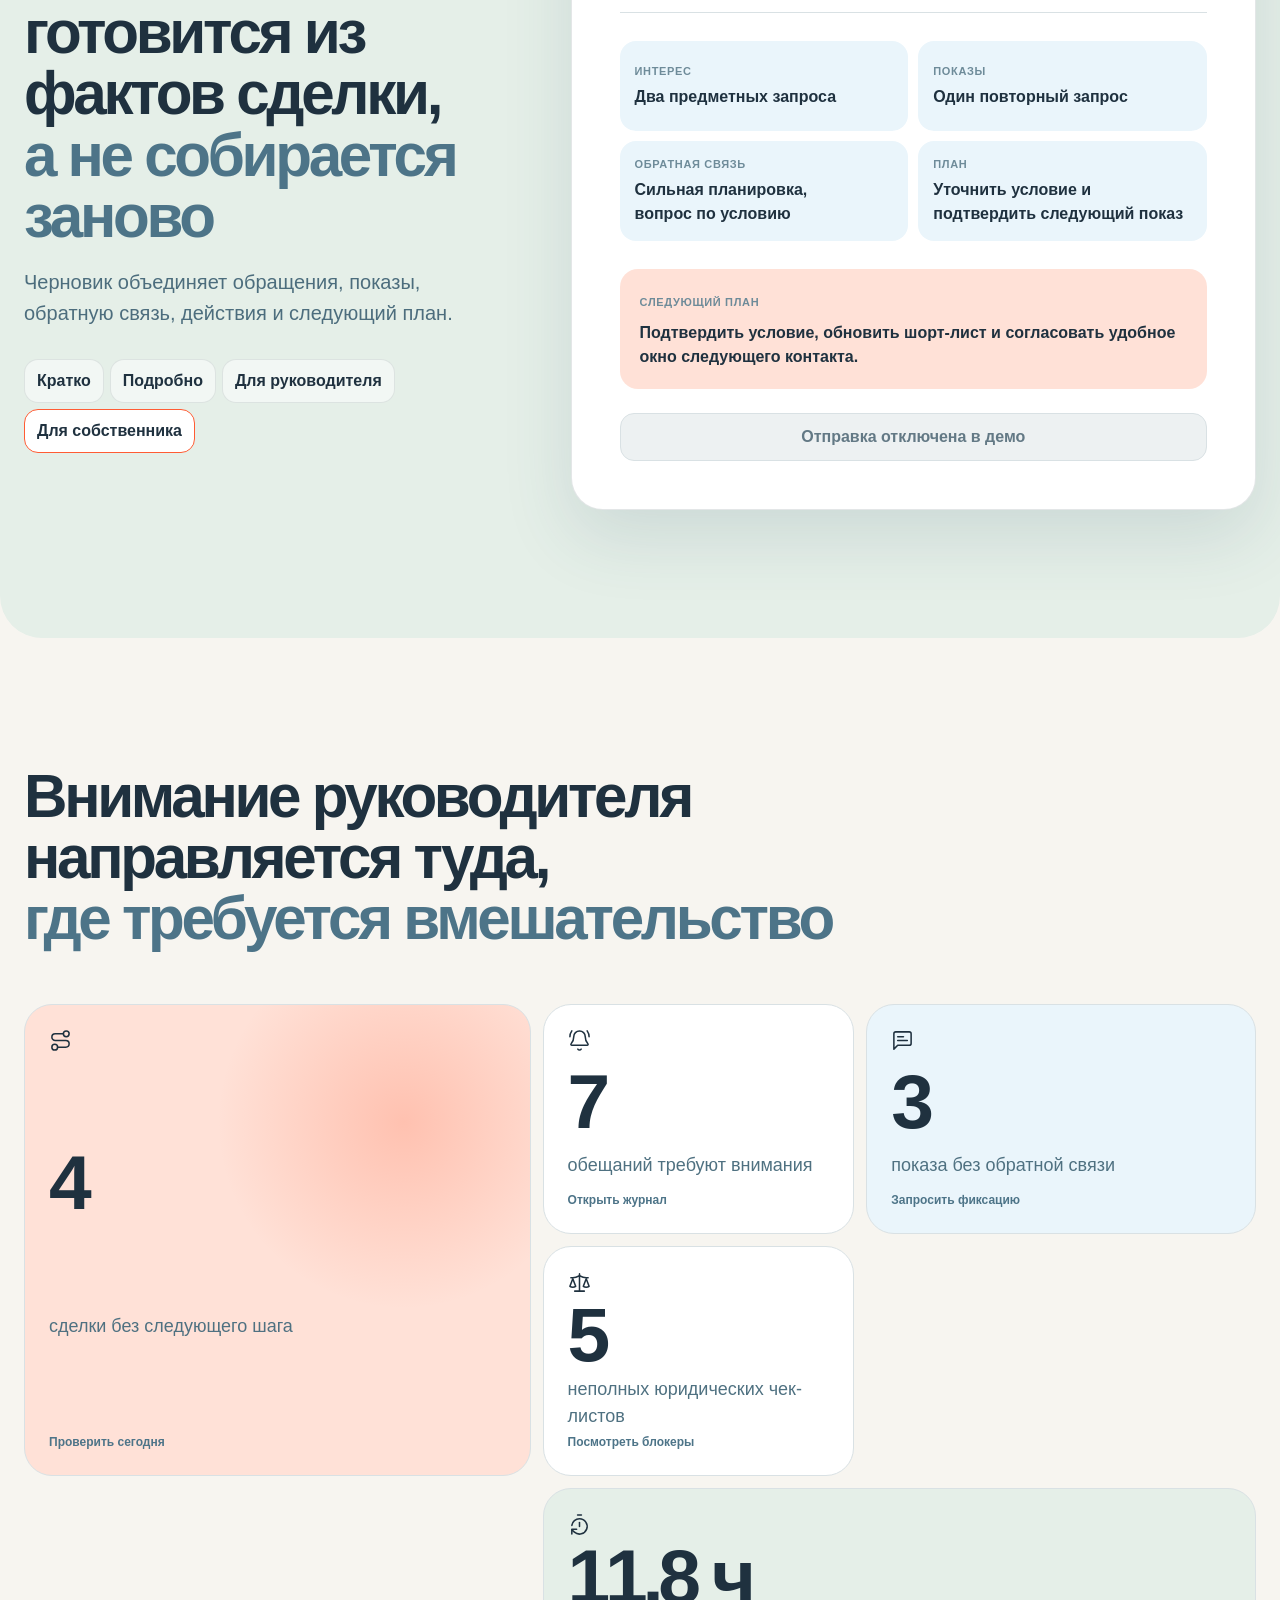
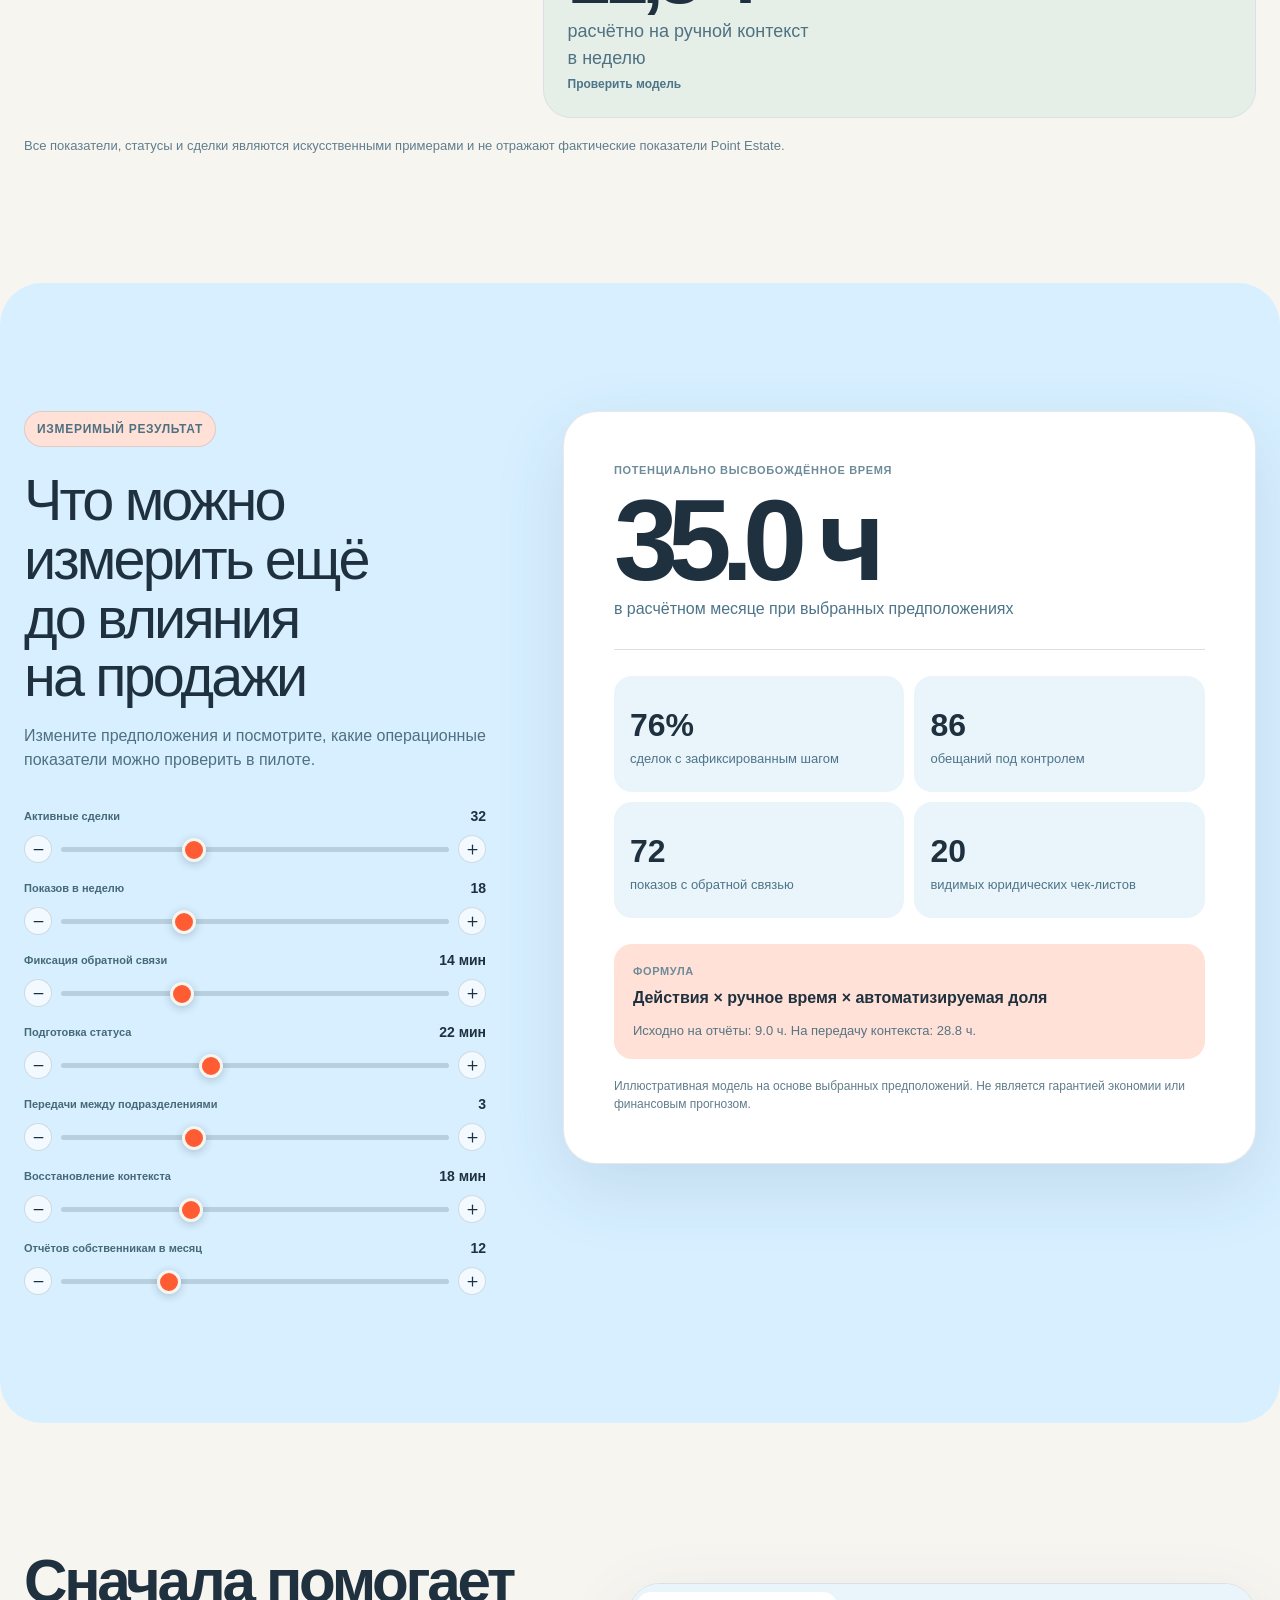
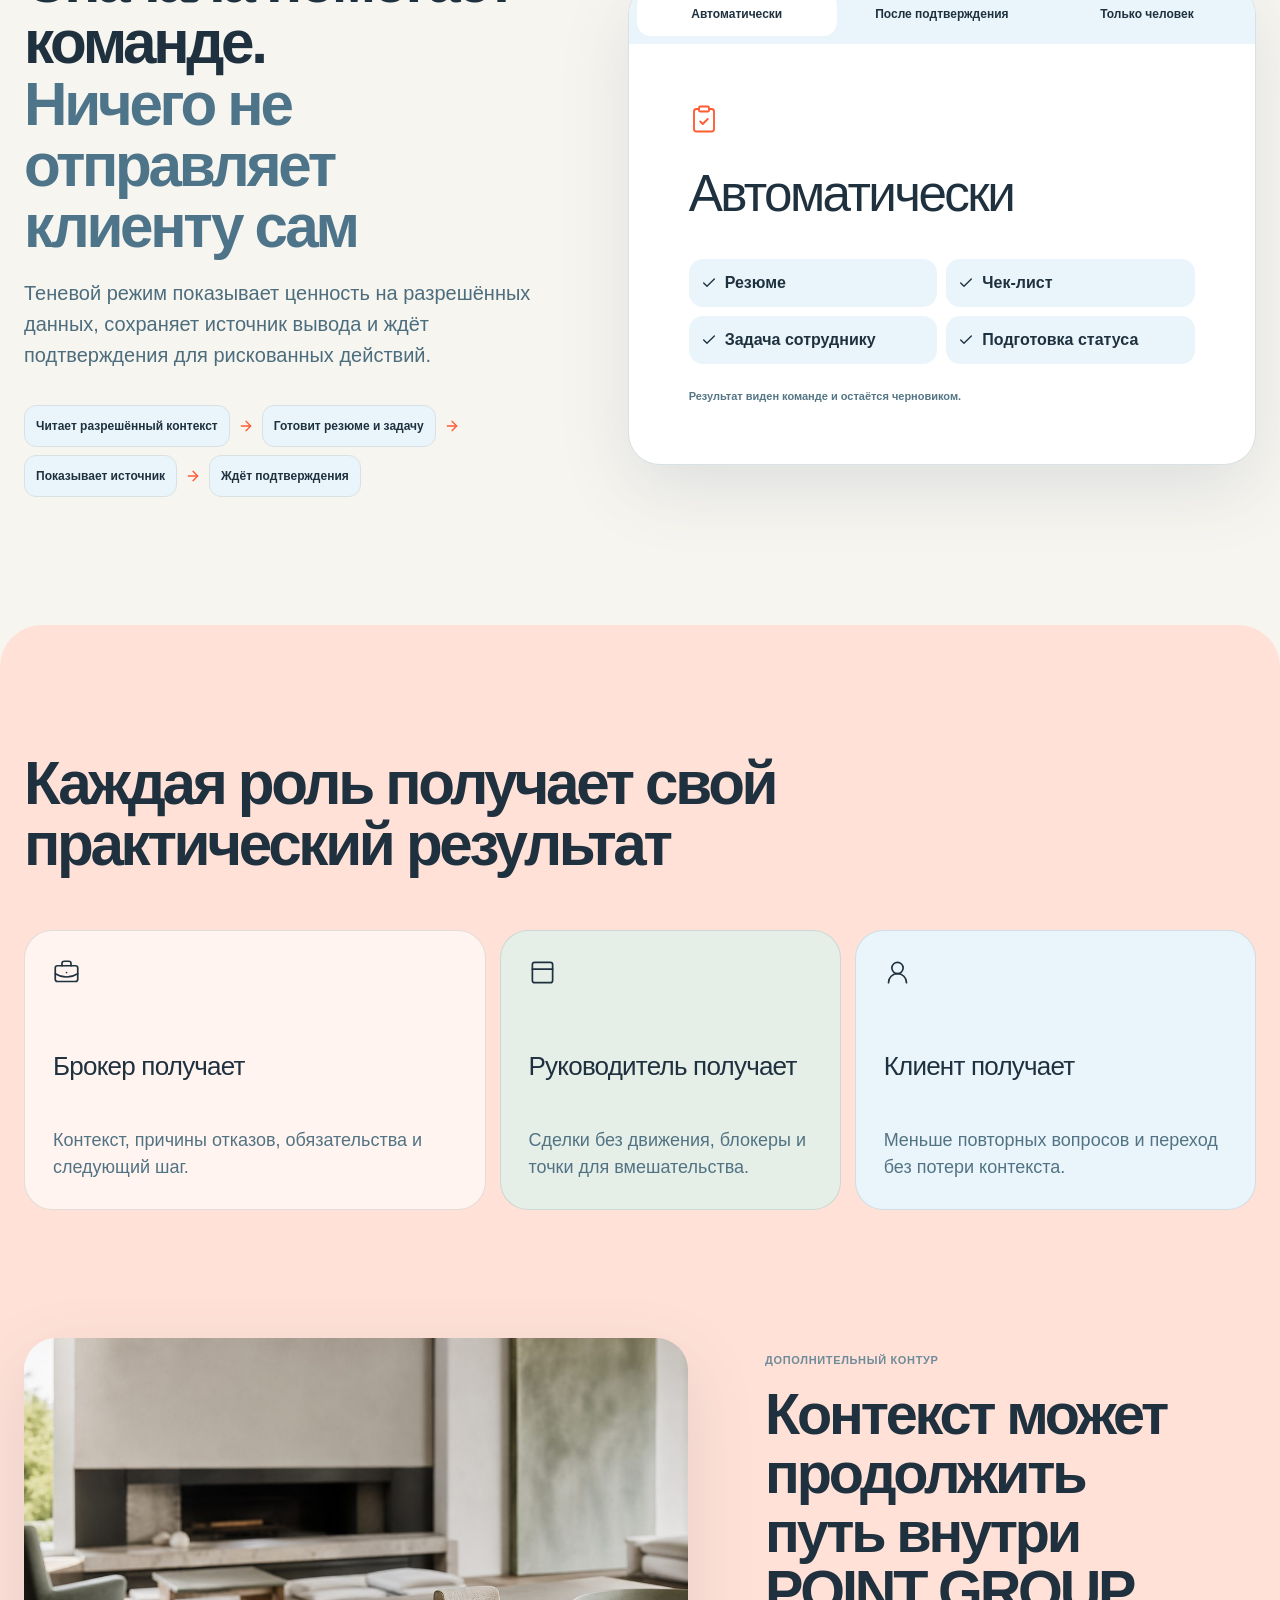
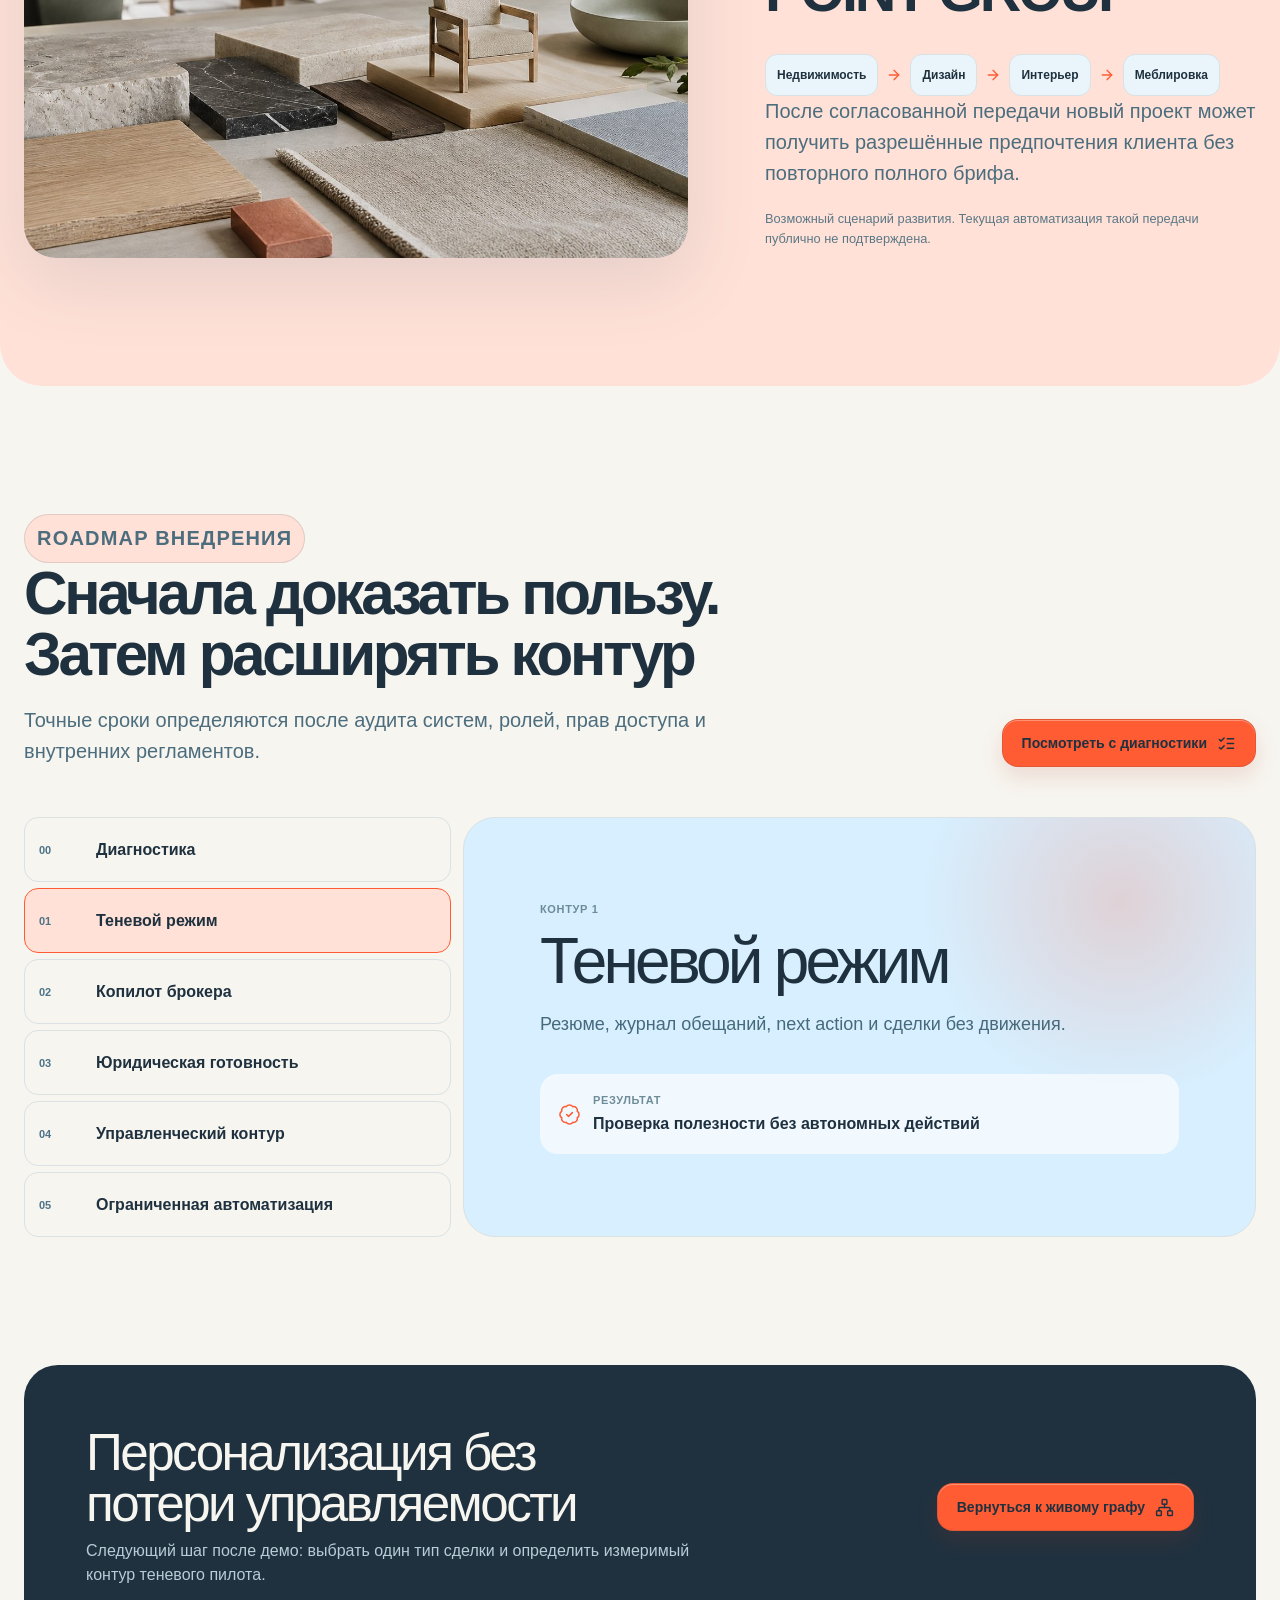
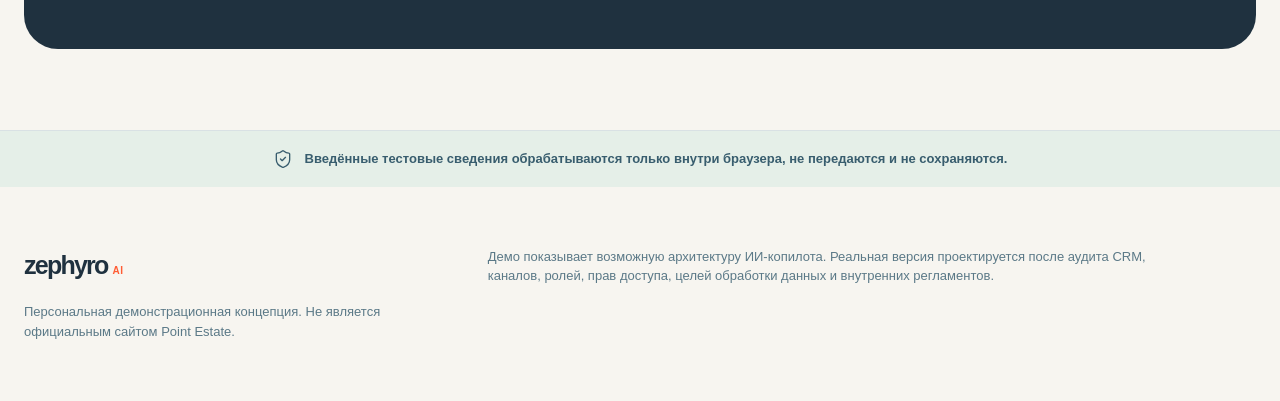
<file: docs/point-estate-c26c92/index.html>
<!doctype html>
<html lang="ru">
  <head>
    <meta charset="UTF-8" />
    <meta name="viewport" content="width=device-width, initial-scale=1" />
    <meta name="robots" content="noindex, nofollow, noarchive" />
    <meta
      http-equiv="Content-Security-Policy"
      content="default-src 'self'; script-src 'self'; style-src 'self' 'unsafe-inline'; img-src 'self' data:; font-src 'self'; connect-src 'none'; media-src 'self'; object-src 'none'; base-uri 'none'; form-action 'none'; frame-ancestors 'none'; worker-src 'none'; manifest-src 'none';"
    />
    <meta
      name="description"
      content="Персональная демонстрационная концепция Zephyro AI для Point Estate: управляемая память премиальной сделки и контроль исполнения."
    />
    <meta name="theme-color" content="#F7F5F0" />
    <title>Zephyro AI для Point Estate | Персональная концепция</title>
    <script type="module" crossorigin src="./assets/index-B6tcO2SV.js"></script>
    <link rel="stylesheet" crossorigin href="./assets/index-DamxwbRD.css">
  </head>
  <body>
    <div id="root"></div>
  </body>
</html>
</file>
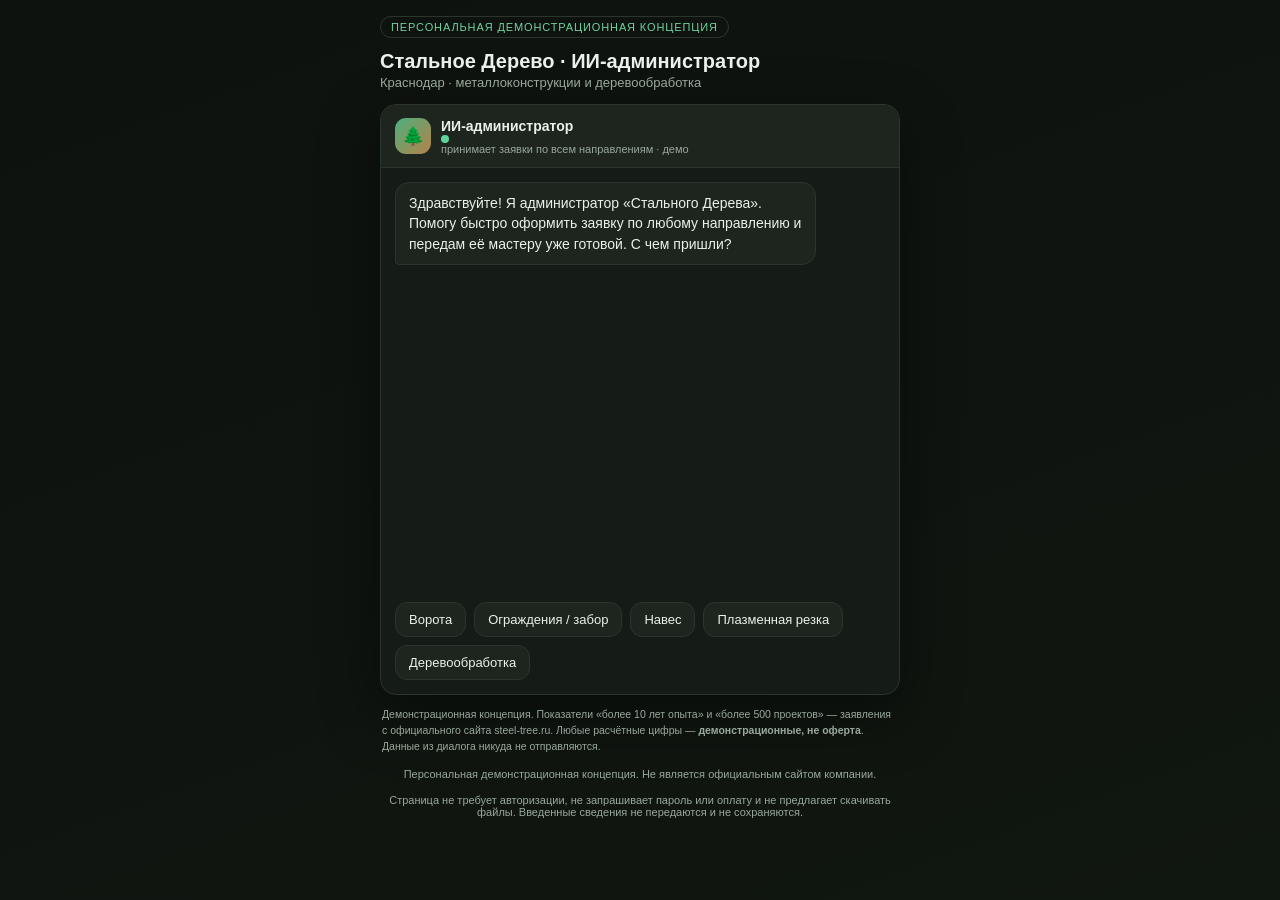
<file: docs/stalnoe-derevo-5cvztd/index.html>
<!DOCTYPE html>
<html lang="ru">
<head>
<meta charset="UTF-8">
<meta name="viewport" content="width=device-width, initial-scale=1.0">
<meta name="robots" content="noindex, nofollow, noarchive">
<meta name="googlebot" content="noindex, nofollow, noarchive">
<meta name="yandex" content="noindex, nofollow, noarchive">
<meta name="referrer" content="no-referrer">
<title>Стальное Дерево · ИИ-администратор — демо</title>
<style>
  :root{
    --bg:#0e120f; --panel:#151b16; --panel2:#1d251e; --line:#2c352d;
    --txt:#eaf0ea; --mut:#98a89b; --accent:#4caf7d; --accent2:#6fd39d; --wood:#b5824a; --ok:#5fd39a;
    --radius:16px;
  }
  *{box-sizing:border-box}
  body{margin:0;font-family:-apple-system,BlinkMacSystemFont,"Segoe UI",Roboto,Arial,sans-serif;
    background:linear-gradient(160deg,#0e120f,#101610);color:var(--txt);min-height:100vh;
    display:flex;flex-direction:column;align-items:center;padding:16px}
  .wrap{width:100%;max-width:520px}
  .badge{display:inline-block;font-size:11px;letter-spacing:.08em;text-transform:uppercase;
    color:var(--accent2);border:1px solid var(--line);border-radius:999px;padding:4px 10px;margin-bottom:10px}
  h1{font-size:20px;margin:2px 0}
  .lead{color:var(--mut);font-size:13px;margin:0 0 14px}
  .app{background:var(--panel);border:1px solid var(--line);border-radius:var(--radius);overflow:hidden;
    box-shadow:0 20px 60px rgba(0,0,0,.4)}
  .topbar{display:flex;align-items:center;gap:10px;padding:12px 14px;border-bottom:1px solid var(--line);background:var(--panel2)}
  .av{width:36px;height:36px;border-radius:11px;background:linear-gradient(135deg,var(--accent),var(--wood));
    display:flex;align-items:center;justify-content:center;font-size:18px}
  .topbar b{font-size:14px}.topbar span{font-size:11px;color:var(--mut);display:block}
  .dot{width:8px;height:8px;border-radius:50%;background:var(--ok);display:inline-block;margin-right:5px}
  .chat{padding:14px;height:430px;overflow-y:auto;display:flex;flex-direction:column;gap:10px}
  .msg{max-width:86%;padding:10px 13px;border-radius:14px;font-size:14px;line-height:1.45;animation:pop .25s ease}
  @keyframes pop{from{opacity:0;transform:translateY(6px)}to{opacity:1;transform:none}}
  .bot{background:var(--panel2);border:1px solid var(--line);align-self:flex-start;border-bottom-left-radius:4px}
  .user{background:linear-gradient(135deg,var(--accent),#3c9268);color:#07130d;align-self:flex-end;
    border-bottom-right-radius:4px;font-weight:500}
  .opts{display:flex;flex-wrap:wrap;gap:8px;padding:4px 14px 14px}
  .opt{background:var(--panel2);border:1px solid var(--line);color:var(--txt);padding:9px 13px;border-radius:12px;
    font-size:13px;cursor:pointer;transition:.15s}
  .opt:hover{border-color:var(--accent);background:#243026}
  .opt:active{transform:scale(.97)}
  .field{display:flex;gap:8px;padding:4px 14px 14px}
  .field input{flex:1;background:var(--panel2);border:1px solid var(--line);border-radius:12px;color:var(--txt);
    padding:11px 13px;font-size:14px;outline:none}
  .field input:focus{border-color:var(--accent)}
  .field button{background:var(--accent);border:none;color:#07130d;font-weight:700;border-radius:12px;padding:0 16px;cursor:pointer;font-size:16px}
  .typing{display:flex;gap:4px;padding:12px 14px}
  .typing i{width:7px;height:7px;border-radius:50%;background:var(--mut);animation:bl 1s infinite}
  .typing i:nth-child(2){animation-delay:.2s}.typing i:nth-child(3){animation-delay:.4s}
  @keyframes bl{0%,60%,100%{opacity:.3}30%{opacity:1}}
  .card{background:linear-gradient(160deg,#1d251e,#151b16);border:1px solid var(--accent);border-radius:14px;
    padding:16px;margin:2px 14px 14px;animation:pop .3s ease}
  .card h3{margin:0 0 2px;font-size:15px;color:var(--accent2)}
  .card .sub{font-size:11px;color:var(--mut);margin-bottom:12px}
  .qual{display:inline-block;font-size:11px;padding:3px 9px;border-radius:999px;margin-bottom:10px;font-weight:600}
  .qual.hot{background:rgba(181,130,74,.2);color:var(--wood)}
  .qual.warm{background:rgba(95,211,154,.15);color:var(--ok)}
  .row{display:flex;justify-content:space-between;gap:10px;padding:6px 0;border-bottom:1px dashed var(--line);font-size:13px}
  .row:last-of-type{border-bottom:none}.row span{color:var(--mut)}.row b{text-align:right}
  .full{margin:14px;padding:14px;border:1px dashed var(--line);border-radius:12px;background:#12180f}
  .full h4{margin:0 0 8px;font-size:13px;color:var(--accent2)}
  .full ul{margin:0;padding-left:18px;color:var(--mut);font-size:12.5px;line-height:1.7}
  .disc{font-size:10.5px;color:var(--mut);margin:12px 2px;line-height:1.5}
  .foot{text-align:center;font-size:11px;color:var(--mut);margin:14px 0}
  .restart{background:none;border:1px solid var(--line);color:var(--mut);border-radius:10px;padding:8px 14px;
    font-size:12px;cursor:pointer;margin:0 auto;display:block}
  .restart:hover{border-color:var(--accent);color:var(--txt)}
</style>
</head>
<body>
<div class="wrap">
  <span class="badge">Персональная демонстрационная концепция</span>
  <h1>Стальное Дерево · ИИ-администратор</h1>
  <p class="lead">Краснодар · металлоконструкции и деревообработка</p>

  <div class="app">
    <div class="topbar">
      <div class="av">🌲</div>
      <div>
        <b>ИИ-администратор</b>
        <span><span class="dot"></span>принимает заявки по всем направлениям · демо</span>
      </div>
    </div>
    <div class="chat" id="chat"></div>
    <div id="controls"></div>
  </div>

  <div class="disc">Демонстрационная концепция. Показатели «более 10 лет опыта» и «более 500 проектов» —
  заявления с официального сайта steel-tree.ru. Любые расчётные цифры — <b>демонстрационные, не оферта</b>.
  Данные из диалога никуда не отправляются.</div>
  <p class="foot">Персональная демонстрационная концепция. Не является официальным сайтом компании.</p>
  <p class="foot">Страница не требует авторизации, не запрашивает пароль или оплату и не предлагает скачивать файлы. Введенные сведения не передаются и не сохраняются.</p>
</div>

<script>
const chat=document.getElementById('chat');
const controls=document.getElementById('controls');
const state={answers:{}};
function scroll(){chat.scrollTop=chat.scrollHeight;}
function bubble(t,who){const d=document.createElement('div');d.className='msg '+who;d.innerHTML=t;chat.appendChild(d);scroll();}
function clearC(){controls.innerHTML='';}
function typing(cb){const t=document.createElement('div');t.className='msg bot typing';t.innerHTML='<i></i><i></i><i></i>';
  chat.appendChild(t);scroll();setTimeout(()=>{t.remove();cb();},650);}
function botSay(t,cb){typing(()=>{bubble(t,'bot');if(cb)cb();});}
function options(list){clearC();const box=document.createElement('div');box.className='opts';
  list.forEach(o=>{const b=document.createElement('button');b.className='opt';b.textContent=o.label;
    b.onclick=()=>{bubble(o.label,'user');clearC();o.next();};box.appendChild(b);});controls.appendChild(box);}
function textInput(ph,cb){clearC();const box=document.createElement('div');box.className='field';
  const inp=document.createElement('input');inp.placeholder=ph;const btn=document.createElement('button');btn.textContent='→';
  function submit(){const v=inp.value.trim();if(!v)return;bubble(v,'user');clearC();cb(v);}
  btn.onclick=submit;inp.addEventListener('keydown',e=>{if(e.key==='Enter')submit();});
  box.appendChild(inp);box.appendChild(btn);controls.appendChild(box);inp.focus();}

const dirs={
  vorota:'Ворота',ograzhdenie:'Ограждения / забор',naves:'Навес',
  rezka:'Плазменная резка',derevo:'Деревообработка'
};

function start(){
  chat.innerHTML='';state.answers={};clearC();
  botSay('Здравствуйте! Я администратор «Стального Дерева». Помогу быстро оформить заявку по любому направлению и передам её мастеру уже готовой. С чем пришли?',()=>{
    options([
      {label:'Ворота',next:()=>pickDir('vorota')},
      {label:'Ограждения / забор',next:()=>pickDir('ograzhdenie')},
      {label:'Навес',next:()=>pickDir('naves')},
      {label:'Плазменная резка',next:()=>pickDir('rezka')},
      {label:'Деревообработка',next:()=>pickDir('derevo')}
    ]);
  });
}
function pickDir(k){
  state.answers.dir=dirs[k];state.answers.dirKey=k;
  botSay('Принял: '+dirs[k].toLowerCase()+'. Это для дома/участка или для бизнеса/объекта?',()=>{
    options([
      {label:'Для дома / участка',next:()=>{state.answers.segment='Частный';askReady();}},
      {label:'Для бизнеса / объекта',next:()=>{state.answers.segment='Бизнес';askReady();}}
    ]);
  });
}
function askReady(){
  botSay('Насколько всё готово к старту?',()=>{
    options([
      {label:'Есть размеры / чертёж',next:()=>{state.answers.ready='Есть размеры/чертёж';state.hot=true;askWhen();}},
      {label:'Примерно представляю',next:()=>{state.answers.ready='Примерное представление';state.hot=true;askWhen();}},
      {label:'Пока только присматриваюсь',next:()=>{state.answers.ready='Присматривается';state.hot=false;askWhen();}}
    ]);
  });
}
function askWhen(){
  botSay('Когда планируете начать?',()=>{
    options([
      {label:'В этом месяце',next:()=>{state.answers.when='В этом месяце';if(!state.hot)state.hot=true;askContact();}},
      {label:'1–2 месяца',next:()=>{state.answers.when='1–2 месяца';askContact();}},
      {label:'Позже / изучаю',next:()=>{state.answers.when='Позже';askContact();}}
    ]);
  });
}
function askContact(){
  botSay('Оставьте имя и удобный контакт — Telegram, WhatsApp, VK или телефон. Передам мастеру вашу заявку. (демо: данные не отправляются)',()=>{
    textInput('Имя и контакт',v=>{
      state.answers.contact=v;
      botSay('Готово! Собрал карточку заявки и определил приоритет. В реальной системе она сразу уходит мастеру нужного направления.',()=>renderCard());
    });
  });
}
function renderCard(){
  clearC();const a=state.answers;const hot=state.hot;
  const num='СД-'+Math.floor(1000+Math.random()*9000);
  const card=document.createElement('div');card.className='card';
  card.innerHTML='<h3>Карточка заявки № '+num+'</h3>'+
    '<div class="sub">Готова к передаче мастеру · демонстрационная</div>'+
    '<span class="qual '+(hot?'hot':'warm')+'">'+(hot?'🔥 Горячая — ответить в первую очередь':'🌱 Тёплая — в очередь на прогрев')+'</span>'+
    row('Направление',a.dir)+
    row('Сегмент',a.segment)+
    row('Готовность',a.ready)+
    row('Сроки',a.when)+
    row('Маршрут',a.segment==='Бизнес'?'Мастер проектных заказов':'Мастер частных заказов')+
    row('Контакт',a.contact||'—');
  chat.appendChild(card);
  const full=document.createElement('div');full.className='full';
  full.innerHTML='<h4>В полной версии</h4><ul>'+
    '<li>Мгновенная передача карточки мастеру в Telegram / WhatsApp / VK</li>'+
    '<li>Визуальный конфигуратор ворот или навеса с выбором типа и размеров</li>'+
    '<li>Приём фото участка и чертежей прямо в диалоге</li>'+
    '<li>Автоприоритизация: горячие заявки — в начало очереди</li>'+
    '<li>Единая приёмка обращений со всех каналов и сайта</li>'+
  '</ul>';
  chat.appendChild(full);
  const rb=document.createElement('button');rb.className='restart';rb.textContent='↻ Оформить ещё одну заявку';
  rb.onclick=start;controls.appendChild(rb);scroll();
}
function row(k,v){return '<div class="row"><span>'+k+'</span><b>'+(v||'—')+'</b></div>';}
start();
</script>
</body>
</html>
</file>
<file: docs/point-estate-c26c92/assets/index-DamxwbRD.css>
*,:before,:after{--tw-border-spacing-x: 0;--tw-border-spacing-y: 0;--tw-translate-x: 0;--tw-translate-y: 0;--tw-rotate: 0;--tw-skew-x: 0;--tw-skew-y: 0;--tw-scale-x: 1;--tw-scale-y: 1;--tw-pan-x: ;--tw-pan-y: ;--tw-pinch-zoom: ;--tw-scroll-snap-strictness: proximity;--tw-gradient-from-position: ;--tw-gradient-via-position: ;--tw-gradient-to-position: ;--tw-ordinal: ;--tw-slashed-zero: ;--tw-numeric-figure: ;--tw-numeric-spacing: ;--tw-numeric-fraction: ;--tw-ring-inset: ;--tw-ring-offset-width: 0px;--tw-ring-offset-color: #fff;--tw-ring-color: rgb(59 130 246 / .5);--tw-ring-offset-shadow: 0 0 #0000;--tw-ring-shadow: 0 0 #0000;--tw-shadow: 0 0 #0000;--tw-shadow-colored: 0 0 #0000;--tw-blur: ;--tw-brightness: ;--tw-contrast: ;--tw-grayscale: ;--tw-hue-rotate: ;--tw-invert: ;--tw-saturate: ;--tw-sepia: ;--tw-drop-shadow: ;--tw-backdrop-blur: ;--tw-backdrop-brightness: ;--tw-backdrop-contrast: ;--tw-backdrop-grayscale: ;--tw-backdrop-hue-rotate: ;--tw-backdrop-invert: ;--tw-backdrop-opacity: ;--tw-backdrop-saturate: ;--tw-backdrop-sepia: ;--tw-contain-size: ;--tw-contain-layout: ;--tw-contain-paint: ;--tw-contain-style: }::backdrop{--tw-border-spacing-x: 0;--tw-border-spacing-y: 0;--tw-translate-x: 0;--tw-translate-y: 0;--tw-rotate: 0;--tw-skew-x: 0;--tw-skew-y: 0;--tw-scale-x: 1;--tw-scale-y: 1;--tw-pan-x: ;--tw-pan-y: ;--tw-pinch-zoom: ;--tw-scroll-snap-strictness: proximity;--tw-gradient-from-position: ;--tw-gradient-via-position: ;--tw-gradient-to-position: ;--tw-ordinal: ;--tw-slashed-zero: ;--tw-numeric-figure: ;--tw-numeric-spacing: ;--tw-numeric-fraction: ;--tw-ring-inset: ;--tw-ring-offset-width: 0px;--tw-ring-offset-color: #fff;--tw-ring-color: rgb(59 130 246 / .5);--tw-ring-offset-shadow: 0 0 #0000;--tw-ring-shadow: 0 0 #0000;--tw-shadow: 0 0 #0000;--tw-shadow-colored: 0 0 #0000;--tw-blur: ;--tw-brightness: ;--tw-contrast: ;--tw-grayscale: ;--tw-hue-rotate: ;--tw-invert: ;--tw-saturate: ;--tw-sepia: ;--tw-drop-shadow: ;--tw-backdrop-blur: ;--tw-backdrop-brightness: ;--tw-backdrop-contrast: ;--tw-backdrop-grayscale: ;--tw-backdrop-hue-rotate: ;--tw-backdrop-invert: ;--tw-backdrop-opacity: ;--tw-backdrop-saturate: ;--tw-backdrop-sepia: ;--tw-contain-size: ;--tw-contain-layout: ;--tw-contain-paint: ;--tw-contain-style: }*,:before,:after{box-sizing:border-box;border-width:0;border-style:solid;border-color:#e5e7eb}:before,:after{--tw-content: ""}html,:host{line-height:1.5;-webkit-text-size-adjust:100%;-moz-tab-size:4;-o-tab-size:4;tab-size:4;font-family:ui-sans-serif,system-ui,sans-serif,"Apple Color Emoji","Segoe UI Emoji",Segoe UI Symbol,"Noto Color Emoji";font-feature-settings:normal;font-variation-settings:normal;-webkit-tap-highlight-color:transparent}body{margin:0;line-height:inherit}hr{height:0;color:inherit;border-top-width:1px}abbr:where([title]){-webkit-text-decoration:underline dotted;text-decoration:underline dotted}h1,h2,h3,h4,h5,h6{font-size:inherit;font-weight:inherit}a{color:inherit;text-decoration:inherit}b,strong{font-weight:bolder}code,kbd,samp,pre{font-family:ui-monospace,SFMono-Regular,Menlo,Monaco,Consolas,Liberation Mono,Courier New,monospace;font-feature-settings:normal;font-variation-settings:normal;font-size:1em}small{font-size:80%}sub,sup{font-size:75%;line-height:0;position:relative;vertical-align:baseline}sub{bottom:-.25em}sup{top:-.5em}table{text-indent:0;border-color:inherit;border-collapse:collapse}button,input,optgroup,select,textarea{font-family:inherit;font-feature-settings:inherit;font-variation-settings:inherit;font-size:100%;font-weight:inherit;line-height:inherit;letter-spacing:inherit;color:inherit;margin:0;padding:0}button,select{text-transform:none}button,input:where([type=button]),input:where([type=reset]),input:where([type=submit]){-webkit-appearance:button;background-color:transparent;background-image:none}:-moz-focusring{outline:auto}:-moz-ui-invalid{box-shadow:none}progress{vertical-align:baseline}::-webkit-inner-spin-button,::-webkit-outer-spin-button{height:auto}[type=search]{-webkit-appearance:textfield;outline-offset:-2px}::-webkit-search-decoration{-webkit-appearance:none}::-webkit-file-upload-button{-webkit-appearance:button;font:inherit}summary{display:list-item}blockquote,dl,dd,h1,h2,h3,h4,h5,h6,hr,figure,p,pre{margin:0}fieldset{margin:0;padding:0}legend{padding:0}ol,ul,menu{list-style:none;margin:0;padding:0}dialog{padding:0}textarea{resize:vertical}input::-moz-placeholder,textarea::-moz-placeholder{opacity:1;color:#9ca3af}input::placeholder,textarea::placeholder{opacity:1;color:#9ca3af}button,[role=button]{cursor:pointer}:disabled{cursor:default}img,svg,video,canvas,audio,iframe,embed,object{display:block;vertical-align:middle}img,video{max-width:100%;height:auto}[hidden]:where(:not([hidden=until-found])){display:none}.visible{visibility:visible}.block{display:block}.inline-flex{display:inline-flex}.size-11{width:2.75rem;height:2.75rem}.h-11{height:2.75rem}.h-12{height:3rem}.h-14{height:3.5rem}.min-h-11{min-height:2.75rem}.items-center{align-items:center}.justify-center{justify-content:center}.gap-2{gap:.5rem}.whitespace-nowrap{white-space:nowrap}.rounded-2xl{border-radius:1rem}.border{border-width:1px}.border-\[\#9FCBE4\]{--tw-border-opacity: 1;border-color:rgb(159 203 228 / var(--tw-border-opacity, 1))}.border-\[rgba\(31\,49\,63\,\.12\)\]{border-color:#1f313f1f}.border-transparent{border-color:transparent}.bg-\[\#D7EFFF\]{--tw-bg-opacity: 1;background-color:rgb(215 239 255 / var(--tw-bg-opacity, 1))}.bg-\[\#FF5C34\]{--tw-bg-opacity: 1;background-color:rgb(255 92 52 / var(--tw-bg-opacity, 1))}.bg-transparent{background-color:transparent}.p-0{padding:0}.px-3{padding-left:.75rem;padding-right:.75rem}.px-4{padding-left:1rem;padding-right:1rem}.px-5{padding-left:1.25rem;padding-right:1.25rem}.px-6{padding-left:1.5rem;padding-right:1.5rem}.text-base{font-size:1rem;line-height:1.5rem}.text-sm{font-size:.875rem;line-height:1.25rem}.font-semibold{font-weight:600}.text-\[\#1F313F\]{--tw-text-opacity: 1;color:rgb(31 49 63 / var(--tw-text-opacity, 1))}.shadow-\[inset_0_1px_0_rgba\(255\,255\,255\,\.32\)\]{--tw-shadow: inset 0 1px 0 rgba(255,255,255,.32);--tw-shadow-colored: inset 0 1px 0 var(--tw-shadow-color);box-shadow:var(--tw-ring-offset-shadow, 0 0 #0000),var(--tw-ring-shadow, 0 0 #0000),var(--tw-shadow)}.filter{filter:var(--tw-blur) var(--tw-brightness) var(--tw-contrast) var(--tw-grayscale) var(--tw-hue-rotate) var(--tw-invert) var(--tw-saturate) var(--tw-sepia) var(--tw-drop-shadow)}.transition{transition-property:color,background-color,border-color,text-decoration-color,fill,stroke,opacity,box-shadow,transform,filter,backdrop-filter;transition-timing-function:cubic-bezier(.4,0,.2,1);transition-duration:.15s}.transition-transform{transition-property:transform;transition-timing-function:cubic-bezier(.4,0,.2,1);transition-duration:.15s}:root{color:#1f313f;background:#f7f5f0;font-family:Segoe UI,Helvetica Neue,Arial,sans-serif;font-synthesis:none;text-rendering:optimizeLegibility;--sky: #d7efff;--signal: #ff5c34;--ivory: #f7f5f0;--coral: #ffe1d7;--powder: #eaf5fb;--mist: #e5efe8;--ink: #1f313f;--muted: #4d7488;--border: #d9e1e4;--white: #fff;--radius: 28px;--radius-small: 16px;--shadow: 0 24px 70px rgba(52, 88, 105, .13)}*{box-sizing:border-box}html{scroll-behavior:smooth;overflow-x:hidden}body{margin:0;min-width:320px;min-height:100dvh;overflow-x:hidden;background:radial-gradient(circle at 86% 4%,rgba(215,239,255,.82),transparent 24rem),var(--ivory);color:var(--ink);font-size:16px;line-height:1.5}button,input{font:inherit}button,a{-webkit-tap-highlight-color:transparent}button{color:inherit}button:focus-visible,a:focus-visible,input:focus-visible{outline:3px solid #4d91b8;outline-offset:3px}img{display:block;max-width:100%}h1,h2,h3,p{margin-top:0}h1,h2,h3,strong{text-wrap:balance}.app-shell{min-height:100dvh}.scroll-progress{position:fixed;inset:0 0 auto;z-index:30;height:3px;transform-origin:left center;background:var(--signal)}.demo-disclaimer{display:grid;grid-template-columns:1.3fr 1fr;gap:32px;padding:11px max(24px,calc((100vw - 1360px)/2));border-bottom:1px solid rgba(31,49,63,.12);background:var(--sky);color:#2e5264;font-size:12px;line-height:1.35}.demo-disclaimer p{margin:0}.site-header{position:sticky;top:0;z-index:20;display:grid;grid-template-columns:auto 1fr auto;align-items:center;min-height:72px;padding:10px max(24px,calc((100vw - 1360px)/2));border-bottom:1px solid rgba(31,49,63,.09);background:#f7f5f0eb;-webkit-backdrop-filter:blur(18px);backdrop-filter:blur(18px)}.wordmark{display:inline-flex;align-items:baseline;color:var(--ink);font-size:25px;font-weight:760;letter-spacing:-.07em;text-decoration:none}.wordmark span{margin-left:5px;color:var(--signal);font-size:10px;font-weight:800;letter-spacing:.04em;text-transform:uppercase}.desktop-nav{display:flex;justify-content:center;gap:5px}.desktop-nav button,.mobile-nav button{min-height:44px;border:0;background:transparent;cursor:pointer;font-size:14px;font-weight:600}.desktop-nav button{padding:0 13px;border-radius:12px}.desktop-nav button:hover{background:#d7efffc7}.header-cta{display:inline-flex;min-height:46px;align-items:center;justify-content:center;gap:8px;padding:0 18px;border:1px solid rgba(31,49,63,.12);border-radius:var(--radius-small);background:var(--signal);color:var(--ink);cursor:pointer;font-size:14px;font-weight:700;transition:transform .18s ease,box-shadow .18s ease}.header-cta:hover{transform:translateY(-1px);box-shadow:0 10px 22px #b33f2229}.header-cta:active{transform:translateY(1px)}.menu-button,.mobile-nav{display:none}main{width:min(100%,1600px);margin:0 auto}.hero{display:grid;grid-template-columns:minmax(0,.9fr) minmax(560px,1.2fr);gap:clamp(28px,4vw,72px);align-items:center;min-height:calc(100dvh - 124px);padding:clamp(40px,6vw,82px) max(24px,calc((100vw - 1360px)/2))}.hero-copy{position:relative;z-index:2}.hero-badge,.eyebrow{display:inline-flex;width:-moz-fit-content;width:fit-content;margin-bottom:24px;padding:8px 12px;border:1px solid rgba(31,49,63,.13);border-radius:999px;background:var(--coral);color:#395d70;font-size:12px;font-weight:800;letter-spacing:.06em;text-transform:uppercase}.hero h1{max-width:750px;margin-bottom:24px;font-size:clamp(48px,5.4vw,78px);font-weight:720;letter-spacing:-.065em;line-height:.98}.hero h1 span{display:block;color:var(--muted)}.hero-lead{max-width:590px;margin-bottom:28px;color:#385b6d;font-size:clamp(18px,1.55vw,22px);line-height:1.48}.hero-actions{display:flex;flex-wrap:wrap;gap:12px;margin-bottom:24px}.colorful-button{display:inline-flex;min-height:48px;align-items:center;justify-content:center;gap:10px;padding:0 19px;border:1px solid rgba(31,49,63,.12);border-radius:var(--radius-small);background:var(--signal);box-shadow:inset 0 1px #ffffff52,0 10px 22px #b33f2224;color:var(--ink);cursor:pointer;font-size:14px;font-weight:760;transition:transform .18s ease,box-shadow .18s ease}.colorful-button:hover{transform:translateY(-2px);box-shadow:inset 0 1px #ffffff52,0 15px 28px #b33f2230}.colorful-button:active{transform:translateY(1px)}.colorful-button--secondary{border-color:#9fcbe4;background:var(--sky);box-shadow:inset 0 1px #ffffffb3}.hero-note{max-width:610px;margin-bottom:0;color:#577486;font-size:14px}.hero-visual{position:relative;min-height:650px;overflow:hidden;border:1px solid rgba(31,49,63,.13);border-radius:36px;background:#28414f;box-shadow:var(--shadow);isolation:isolate}.hero-image{position:absolute;top:0;right:0;bottom:0;left:0;width:100%;height:100%;-o-object-fit:cover;object-fit:cover;-o-object-position:56% center;object-position:56% center}.image-scrim{position:absolute;top:0;right:0;bottom:0;left:0;background:linear-gradient(180deg,#1f313f1f,#1f313fa3),linear-gradient(90deg,rgba(31,49,63,.32),transparent 58%)}.hero-scenario{position:absolute;top:22px;left:22px;z-index:4;display:flex;gap:4px;padding:4px;border:1px solid rgba(255,255,255,.26);border-radius:var(--radius-small);background:#f7f5f0e0;box-shadow:0 8px 26px #1f313f33;-webkit-backdrop-filter:blur(14px);backdrop-filter:blur(14px)}.hero-scenario button{min-height:40px;padding:0 13px;border:0;border-radius:12px;background:transparent;cursor:pointer;font-size:13px;font-weight:700}.hero-scenario button.is-active{background:var(--signal)}.deal-graph{position:absolute;top:88px;right:20px;bottom:190px;left:20px;z-index:3}.graph-orbit{position:absolute;top:50%;left:50%;border:1px solid rgba(215,239,255,.48);border-radius:50%;transform:translate(-50%,-50%)}.graph-orbit-one{width:45%;aspect-ratio:1}.graph-orbit-two{width:72%;aspect-ratio:1.35}.graph-hub{position:absolute;top:50%;left:50%;display:grid;width:86px;aspect-ratio:1;place-items:center;border:1px solid rgba(255,255,255,.32);border-radius:50%;background:#ff5c34ed;box-shadow:0 12px 40px #1f313f4d;transform:translate(-50%,-50%)}.graph-hub span{color:var(--ink);font-size:11px;font-weight:800;text-transform:uppercase}.graph-node{position:absolute;display:inline-flex;min-height:44px;align-items:center;gap:7px;padding:0 12px;border:1px solid rgba(255,255,255,.32);border-radius:14px;background:#f7f5f0e8;box-shadow:0 8px 24px #1f313f38;color:var(--ink);cursor:pointer;font-size:12px;font-weight:720;white-space:nowrap;-webkit-backdrop-filter:blur(10px);backdrop-filter:blur(10px);transition:background .18s ease,transform .18s ease}.graph-node:hover{transform:translateY(-2px)}.graph-node.is-active{border-color:var(--signal);background:var(--coral)}.node-client{top:0;left:12%}.node-broker{top:7%;right:12%}.node-legal{top:38%;right:0}.node-analyst{right:8%;bottom:6%}.node-owner{bottom:0;left:15%}.node-docs{top:42%;left:0}.node-viewing{top:18%;left:38%}.node-next{right:30%;bottom:29%}.graph-detail{position:absolute;right:18px;bottom:18px;left:18px;z-index:5;display:grid;grid-template-columns:.8fr 1.3fr 1.6fr;gap:18px;align-items:center;padding:18px;border:1px solid rgba(255,255,255,.32);border-radius:22px;background:#f7f5f0f0;box-shadow:0 18px 40px #1f313f38;-webkit-backdrop-filter:blur(18px);backdrop-filter:blur(18px)}.graph-detail>div:first-child{display:grid;gap:3px}.graph-detail-label,.graph-detail dt{color:var(--muted);font-size:10px;font-weight:800;letter-spacing:.06em;text-transform:uppercase}.graph-detail strong{font-size:15px}.graph-detail p{margin:0;color:#446879;font-size:12px}.graph-detail dl{display:grid;grid-template-columns:1.6fr 1fr;gap:12px;margin:0}.graph-detail dl div{display:grid;gap:3px}.graph-detail dd{margin:0;font-size:12px;font-weight:700}.section{position:relative;scroll-margin-top:92px;padding:clamp(86px,10vw,150px) max(24px,calc((100vw - 1280px)/2))}.section-heading{max-width:1000px;margin-bottom:54px}.section-heading.compact{max-width:820px}.section-heading h2,.memory-copy h2,.legal-overview h2,.report-copy h2,.shadow-copy h2,.roadmap-intro h2,.group-copy h2{margin-bottom:20px;font-size:clamp(38px,4.7vw,66px);font-weight:690;letter-spacing:-.055em;line-height:1.02}.section-heading h2 span,.memory-copy h2 span,.legal-overview h2 span,.report-copy h2 span,.shadow-copy h2 span{display:block;color:var(--muted)}.section-heading>p,.memory-copy>div>p,.legal-overview>div>p,.report-copy>p,.shadow-copy>div>p,.roadmap-intro>div>p,.group-copy>p{max-width:700px;margin-bottom:0;color:#4c6d7d;font-size:clamp(17px,1.6vw,20px);line-height:1.55}.problem-section{border-radius:42px;background:var(--sky)}.problem-grid{display:grid;grid-template-columns:1.35fr .9fr 1.1fr;gap:14px}.problem-item{display:grid;min-height:190px;align-content:space-between;padding:26px;border:1px solid rgba(31,49,63,.11);border-radius:var(--radius);background:#fff9}.problem-item-1,.problem-item-5{grid-row:span 2;min-height:394px}.problem-item-1{background:radial-gradient(circle at 80% 20%,rgba(255,92,52,.23),transparent 32%),var(--white)}.problem-item-3{background:var(--coral)}.problem-item-5{background:radial-gradient(circle at 30% 70%,rgba(77,145,184,.21),transparent 35%),var(--mist)}.problem-item svg{color:var(--muted)}.problem-item h3{margin-bottom:8px;font-size:20px;line-height:1.2}.problem-item p{margin-bottom:0;color:#557585}.deal-section{background:var(--ivory)}.deal-console{overflow:hidden;border:1px solid var(--border);border-radius:36px;background:var(--white);box-shadow:var(--shadow)}.mode-rail{display:flex;gap:6px;padding:16px;border-bottom:1px solid var(--border);background:var(--powder)}.mode-rail button,.stage-controls button,.feedback-prompts button,.promise-filters button,.report-switch button,.autonomy-tabs button,.roadmap-nav button{min-height:44px;border:1px solid transparent;border-radius:14px;background:transparent;cursor:pointer;font-weight:700}.mode-rail button{padding:0 18px}.mode-rail button.is-active{border-color:#1f313f1f;background:var(--white)}.deal-role-view{display:grid;grid-template-columns:.8fr 1.2fr;min-height:470px}.role-summary{padding:clamp(28px,4vw,54px);background:var(--ink);color:var(--ivory)}.role-summary>span,.role-summary dt,.role-context .context-row>span,.next-action-card span,.memory-card-head span,.classification span,.score-number span,.feedback-details dt,.promise-row>div>span,.legal-detail>div>span,.report-paper-head span,.report-facts span,.report-plan span,.hours-output>span,.formula-card>span,.range-field>span,.autonomy-content>p,.roadmap-detail>span,.roadmap-detail>div span,.group-copy>span{color:#6e8b99;font-size:11px;font-weight:800;letter-spacing:.06em;text-transform:uppercase}.role-summary>span,.role-summary dt{color:#a9c6d4}.role-summary h3{margin:24px 0 48px;font-size:clamp(28px,3.1vw,43px);letter-spacing:-.04em;line-height:1.06}.role-summary dl{display:grid;gap:18px;margin:0}.role-summary dl div{display:grid;grid-template-columns:1fr 1.2fr;gap:14px;padding-bottom:14px;border-bottom:1px solid rgba(215,239,255,.15)}.role-summary dd{margin:0;font-weight:700;text-align:right}.role-context{display:grid;align-content:start;gap:8px;padding:clamp(26px,4vw,50px)}.context-row{display:grid;grid-template-columns:42px 1fr auto;gap:14px;align-items:center;min-height:60px;padding:8px 12px;border-bottom:1px solid var(--border)}.context-row p{margin:0;font-weight:650}.context-row svg{color:#42735a}.next-action-card{display:grid;grid-template-columns:auto 1fr;gap:15px;align-items:center;margin-top:16px;padding:18px;border-radius:20px;background:var(--coral)}.flag-icon{display:grid;width:44px;aspect-ratio:1;place-items:center;border-radius:14px;background:var(--signal)}.next-action-card>div{display:grid;gap:3px}.next-action-card small{color:#567585}.deal-outcomes{display:grid;grid-template-columns:repeat(4,1fr);border-top:1px solid var(--border)}.deal-outcomes span{display:flex;min-height:70px;align-items:center;justify-content:center;gap:8px;padding:15px;border-right:1px solid var(--border);color:#385e70;font-size:13px;font-weight:700;text-align:center}.deal-outcomes span:last-child{border-right:0}.data-note,.image-disclaimer{max-width:820px;margin:18px 0 0;color:#607e8d;font-size:13px}.memory-section{display:grid;grid-template-columns:.75fr 1.25fr;gap:clamp(38px,6vw,90px);align-items:center;border-radius:42px;background:var(--coral)}.memory-copy h2{font-size:clamp(40px,4.5vw,62px)}.stage-controls{display:grid;gap:7px;margin-top:38px}.stage-controls button{display:grid;grid-template-columns:36px 1fr;gap:12px;align-items:center;width:100%;min-height:58px;padding:0 14px;color:#5c7785;text-align:left}.stage-controls button span{display:grid;width:32px;aspect-ratio:1;place-items:center;border:1px solid rgba(31,49,63,.16);border-radius:10px;font-size:12px}.stage-controls button.is-active{border-color:#1f313f21;background:#ffffff9e;color:var(--ink)}.stage-controls button.is-active span{border-color:var(--signal);background:var(--signal)}.memory-progress{height:3px;margin-top:16px;overflow:hidden;border-radius:999px;background:#1f313f1a}.memory-progress span{display:block;height:100%;border-radius:inherit;background:var(--signal)}.memory-visual{position:relative;min-height:680px;overflow:hidden;border-radius:34px;box-shadow:var(--shadow)}.memory-visual>img{position:absolute;top:0;right:0;bottom:0;left:0;width:100%;height:100%;-o-object-fit:cover;object-fit:cover}.memory-card{position:absolute;right:22px;bottom:22px;left:22px;padding:22px;border:1px solid rgba(255,255,255,.32);border-radius:24px;background:#f7f5f0f0;box-shadow:0 20px 44px #1f313f33;-webkit-backdrop-filter:blur(18px);backdrop-filter:blur(18px)}.memory-card-head{display:flex;align-items:center;justify-content:space-between;gap:16px}.memory-card-head>div{display:grid}.memory-card-head strong{font-size:21px}.memory-card>p{margin:12px 0 16px;color:#567585;font-size:14px}.memory-chips{display:grid;grid-template-columns:1fr 1fr;gap:8px}.memory-chips div{display:grid;gap:4px;min-height:70px;padding:12px;border:1px solid var(--border);border-radius:14px;background:#ffffffb8}.memory-chips span{color:var(--muted);font-size:10px;font-weight:800;text-transform:uppercase}.memory-chips strong{font-size:13px}.memory-section>.image-disclaimer{grid-column:2}.viewing-section{background:var(--ivory)}.feedback-layout{display:grid;grid-template-columns:.62fr 1.38fr;overflow:hidden;border:1px solid var(--border);border-radius:36px;background:var(--white);box-shadow:var(--shadow)}.feedback-prompts{display:grid;align-content:start;gap:7px;padding:28px;background:var(--powder)}.feedback-prompts>span{margin-bottom:12px;color:#517484;font-size:13px;font-weight:800}.feedback-prompts button{display:flex;min-height:54px;align-items:center;justify-content:space-between;gap:12px;padding:0 15px;border:1px solid rgba(31,49,63,.11);border-radius:14px;background:#ffffff8c;cursor:pointer;font-weight:650;text-align:left}.feedback-prompts button.is-active{border-color:var(--signal);background:var(--coral)}.feedback-result{display:grid;grid-template-columns:1fr .55fr;gap:18px;padding:clamp(28px,4vw,52px)}.classification,.score-number{display:grid;align-content:start;gap:8px;padding:22px;border-radius:22px;background:var(--coral)}.classification strong{font-size:23px}.classification small,.score-number small{color:#5a7887}.score-number{background:var(--mist)}.score-number strong{font-size:66px;font-weight:680;letter-spacing:-.07em;line-height:1}.feedback-details{grid-column:1 / -1;display:grid;gap:8px;margin:0}.feedback-details div{display:grid;grid-template-columns:160px 1fr;gap:18px;padding:14px 0;border-bottom:1px solid var(--border)}.feedback-details dd{margin:0;font-weight:650}.promise-section{border-radius:42px;background:var(--sky)}.promise-heading{display:grid;grid-template-columns:1.2fr auto;gap:36px;align-items:end;margin-bottom:42px}.promise-heading h2{max-width:760px;margin-bottom:16px;font-size:clamp(38px,4.4vw,62px);letter-spacing:-.05em;line-height:1.02}.promise-heading p{max-width:650px;margin-bottom:0;color:#4f7080}.promise-filters{display:flex;flex-wrap:wrap;justify-content:flex-end;gap:6px}.promise-filters button{padding:0 13px;background:#ffffff80}.promise-filters button.is-active{border-color:#1f313f24;background:var(--white)}.promise-list{display:grid;gap:8px}.promise-row{display:grid;grid-template-columns:120px 1.25fr .8fr .65fr 1fr auto;gap:15px;align-items:center;min-height:94px;padding:14px;border:1px solid rgba(31,49,63,.1);border-radius:20px;background:#ffffffb8}.promise-row>div{display:grid;gap:3px}.promise-row>div>strong{font-size:13px}.promise-status{display:inline-flex!important;grid-template-columns:auto 1fr;align-items:center;width:-moz-fit-content;width:fit-content;min-height:40px;padding:0 10px;border-radius:12px;background:var(--powder);font-size:11px;font-weight:800}.status-просрочено{background:var(--coral)}.status-выполнено{background:var(--mist)}.promise-action strong{font-size:16px!important}.promise-action>span{color:var(--muted);font-size:12px}.complete-button,.complete-label{display:inline-flex;min-height:42px;align-items:center;justify-content:center;padding:0 13px;border:1px solid rgba(31,49,63,.13);border-radius:12px;background:var(--coral);cursor:pointer;font-size:12px;font-weight:800}.complete-label{background:var(--mist)}.empty-state{display:grid;min-height:230px;place-items:center;padding:28px;border-radius:24px;background:#ffffff9e;text-align:center}.empty-state p{margin:-8px 0 0;color:var(--muted)}.legal-section{display:grid;grid-template-columns:.7fr 1.3fr;gap:clamp(40px,6vw,80px);background:var(--ivory)}.legal-overview h2{font-size:clamp(40px,4.8vw,64px)}.readiness-number{display:grid;margin-top:42px}.readiness-number strong{font-size:clamp(72px,9vw,120px);font-weight:650;letter-spacing:-.08em;line-height:.9}.readiness-number span{color:var(--muted)}.status-summary{display:grid;grid-template-columns:1fr 1fr;gap:10px;margin-top:36px}.status-summary div{display:grid;gap:3px;padding:14px;border-radius:16px;background:var(--powder)}.status-summary strong{font-size:22px}.status-summary span{color:var(--muted);font-size:12px}.legal-workbench{overflow:hidden;border:1px solid var(--border);border-radius:32px;background:var(--white);box-shadow:var(--shadow)}.legal-list{display:grid;grid-template-columns:1fr 1fr;gap:6px;padding:14px;border-bottom:1px solid var(--border);background:var(--powder)}.legal-list button{display:grid;grid-template-columns:1fr auto auto;gap:8px;align-items:center;min-height:58px;padding:0 12px;border:1px solid transparent;border-radius:14px;background:#ffffff8c;cursor:pointer;text-align:left}.legal-list button strong{color:var(--muted);font-size:10px}.legal-list button.is-active{border-color:var(--signal);background:var(--coral)}.legal-detail{display:grid;gap:30px;min-height:350px;align-content:center;padding:clamp(26px,4vw,50px)}.legal-detail h3{margin:6px 0 9px;font-size:33px;letter-spacing:-.04em}.legal-detail p{margin-bottom:0;color:#557686}.dependency-chain{display:grid;grid-template-columns:1fr auto 1fr auto 1fr auto 1fr;gap:8px;align-items:center}.dependency-chain span{display:grid;min-height:56px;place-items:center;padding:8px;border-radius:14px;background:var(--powder);font-size:12px;font-weight:700;text-align:center}.dependency-chain svg{width:17px;color:var(--signal)}.legal-warning{display:grid;grid-template-columns:auto 1fr;gap:14px;align-items:center;padding:17px;border-radius:18px;background:var(--mist)}.report-section{display:grid;grid-template-columns:.8fr 1.2fr;gap:clamp(40px,7vw,100px);align-items:center;border-radius:42px;background:var(--mist)}.report-copy h2{font-size:clamp(40px,4.7vw,64px)}.report-switch{display:flex;flex-wrap:wrap;gap:6px;margin-top:30px}.report-switch button{padding:0 12px;border-color:#1f313f1a;background:#ffffff80}.report-switch button.is-active{border-color:var(--signal);background:var(--white)}.report-paper{min-height:580px;padding:clamp(26px,4vw,48px);border:1px solid rgba(31,49,63,.12);border-radius:32px;background:var(--white);box-shadow:0 26px 70px #34586924}.report-paper-head{display:flex;align-items:center;justify-content:space-between;gap:20px;padding-bottom:26px;border-bottom:1px solid var(--border)}.report-paper-head>div{display:grid}.report-paper-head strong{font-size:24px}.report-facts{display:grid;grid-template-columns:1fr 1fr;gap:10px;padding:28px 0}.report-facts div{display:grid;gap:5px;min-height:90px;align-content:center;padding:15px;border-radius:16px;background:var(--powder)}.report-plan{padding:20px;border-radius:18px;background:var(--coral)}.report-plan p{margin:8px 0 0;font-weight:650}.draft-button{width:100%;min-height:48px;margin-top:24px;border:1px solid var(--border);border-radius:14px;background:#edf1f2;color:#637985;font-weight:700}.manager-section{background:var(--ivory)}.manager-grid{display:grid;grid-template-columns:1.3fr .8fr 1fr;gap:12px}.manager-signal{display:grid;min-height:230px;align-content:space-between;padding:24px;border:1px solid var(--border);border-radius:var(--radius);background:var(--white)}.manager-signal-1{grid-row:span 2;min-height:472px;background:radial-gradient(circle at 75% 25%,rgba(255,92,52,.24),transparent 36%),var(--coral)}.manager-signal-3{background:var(--powder)}.manager-signal-5{grid-column:2 / 4;background:var(--mist)}.manager-signal>strong{font-size:clamp(48px,6vw,78px);font-weight:650;letter-spacing:-.07em;line-height:1}.manager-signal p{max-width:250px;margin:0;color:#4f7181;font-size:18px}.manager-signal span{color:var(--muted);font-size:12px;font-weight:800}.metric-section{display:grid;grid-template-columns:.8fr 1.2fr;gap:clamp(38px,6vw,88px);border-radius:42px;background:var(--sky)}.metric-inputs h2{margin-bottom:18px;font-size:clamp(39px,4.5vw,62px);letter-spacing:-.05em;line-height:1.02}.metric-inputs>div>p{color:#4e7080}.range-grid{display:grid;gap:15px;margin-top:34px}.range-field{display:grid;gap:8px}.range-field>span{display:flex;align-items:center;justify-content:space-between;gap:14px;color:#466978;letter-spacing:0;text-transform:none}.range-field strong{color:var(--ink);font-size:14px}.range-control{display:grid;grid-template-columns:28px minmax(0,1fr) 28px;align-items:center;gap:9px}.range-control button{display:inline-grid;width:28px;height:28px;place-items:center;border:1px solid rgba(31,49,63,.16);border-radius:50%;color:var(--ink);background:#ffffffad;transition:color .16s ease,border-color .16s ease,background .16s ease}.range-control button:hover:not(:disabled){border-color:var(--signal);color:var(--signal-deep);background:var(--white)}.range-control button:disabled{cursor:not-allowed;opacity:.35}.range-control input{width:100%;height:28px;margin:0;-webkit-appearance:none;-moz-appearance:none;appearance:none;background:transparent;cursor:pointer}.range-control input::-webkit-slider-runnable-track{height:5px;border-radius:999px;background:#1f313f2b}.range-control input::-webkit-slider-thumb{width:24px;height:24px;margin-top:-9px;-webkit-appearance:none;-moz-appearance:none;appearance:none;border:3px solid var(--ivory);border-radius:50%;background:var(--signal);box-shadow:0 2px 8px #1f313f3d}.range-control input::-moz-range-track{height:5px;border-radius:999px;background:#1f313f2b}.range-control input::-moz-range-thumb{width:20px;height:20px;border:3px solid var(--ivory);border-radius:50%;background:var(--signal)}.metric-output{align-self:start;padding:clamp(28px,4vw,50px);border:1px solid rgba(31,49,63,.11);border-radius:34px;background:var(--white);box-shadow:var(--shadow)}.hours-output{display:grid;padding-bottom:28px;border-bottom:1px solid var(--border)}.hours-output strong{margin:10px 0 5px;font-size:clamp(70px,9vw,116px);font-weight:650;letter-spacing:-.09em;line-height:.9}.hours-output p{margin:0;color:var(--muted)}.metric-output-grid{display:grid;grid-template-columns:1fr 1fr;gap:10px;padding:26px 0}.metric-output-grid div{display:grid;min-height:116px;align-content:center;padding:16px;border-radius:18px;background:var(--powder)}.metric-output-grid strong{font-size:32px}.metric-output-grid span{color:var(--muted);font-size:13px}.formula-card{display:grid;gap:6px;padding:19px;border-radius:18px;background:var(--coral)}.formula-card p{margin:5px 0 0;color:#557484;font-size:13px}.metric-disclaimer{margin:18px 0 0;color:#607d8b;font-size:12px}.shadow-section{display:grid;grid-template-columns:.9fr 1.1fr;gap:clamp(40px,7vw,100px);align-items:center;background:var(--ivory)}.shadow-flow,.group-flow{display:flex;flex-wrap:wrap;align-items:center;gap:8px;margin-top:34px}.shadow-flow span,.group-flow span{display:inline-flex;min-height:42px;align-items:center;padding:0 11px;border:1px solid var(--border);border-radius:12px;background:var(--powder);font-size:12px;font-weight:700}.shadow-flow svg,.group-flow svg{width:16px;color:var(--signal)}.autonomy-panel{overflow:hidden;border:1px solid var(--border);border-radius:32px;background:var(--white);box-shadow:var(--shadow)}.autonomy-tabs{display:grid;grid-template-columns:repeat(3,1fr);gap:5px;padding:8px;background:var(--powder)}.autonomy-tabs button{padding:7px 10px;font-size:12px}.autonomy-tabs button.is-active{background:var(--white)}.autonomy-content{display:grid;min-height:420px;align-content:center;padding:clamp(30px,5vw,60px)}.autonomy-content>svg{margin-bottom:22px;color:var(--signal)}.autonomy-content h3{margin-bottom:26px;font-size:clamp(32px,4vw,52px);letter-spacing:-.05em}.autonomy-content>div{display:grid;grid-template-columns:1fr 1fr;gap:9px}.autonomy-content>div span{display:flex;min-height:48px;align-items:center;gap:8px;padding:9px 12px;border-radius:14px;background:var(--powder);font-weight:650}.autonomy-content>p{margin:24px 0 0;color:#557686;letter-spacing:0;line-height:1.5;text-transform:none}.role-section{border-radius:42px 42px 0 0;background:var(--coral)}.role-result-list{display:grid;grid-template-columns:1.15fr .85fr 1fr;gap:14px}.role-result{display:grid;min-height:280px;align-content:space-between;padding:28px;border:1px solid rgba(31,49,63,.12);border-radius:var(--radius);background:#ffffff9e}.role-result:nth-child(2){background:var(--mist)}.role-result:nth-child(3){background:var(--powder)}.role-result h3{margin:30px 0 10px;font-size:26px;letter-spacing:-.03em}.role-result p{margin:0;color:#527383;font-size:18px}.group-section{display:grid;grid-template-columns:1.15fr .85fr;gap:clamp(40px,6vw,82px);align-items:center;padding-top:0;border-radius:0 0 42px 42px;background:var(--coral)}.group-section>img{width:100%;min-height:520px;border-radius:32px;-o-object-fit:cover;object-fit:cover;box-shadow:var(--shadow)}.group-copy h2{margin:14px 0 20px;font-size:clamp(38px,4.5vw,61px)}.group-copy>small{display:block;margin-top:20px;color:#5b7886}.roadmap-section{background:var(--ivory)}.roadmap-intro{display:grid;grid-template-columns:1fr auto;gap:40px;align-items:end;margin-bottom:50px}.roadmap-intro h2{max-width:820px}.roadmap-layout{display:grid;grid-template-columns:.7fr 1.3fr;gap:12px}.roadmap-nav{display:grid;gap:6px}.roadmap-nav button{display:grid;grid-template-columns:45px 1fr;gap:12px;align-items:center;min-height:62px;padding:0 14px;border-color:var(--border);text-align:left}.roadmap-nav button span{color:var(--muted);font-size:11px}.roadmap-nav button.is-active{border-color:var(--signal);background:var(--coral)}.roadmap-detail{display:grid;min-height:420px;align-content:center;padding:clamp(34px,6vw,76px);border:1px solid var(--border);border-radius:32px;background:radial-gradient(circle at 83% 20%,rgba(255,92,52,.2),transparent 27%),var(--sky)}.roadmap-detail h3{margin:12px 0 18px;font-size:clamp(42px,5vw,68px);letter-spacing:-.06em;line-height:1}.roadmap-detail>p{max-width:640px;color:#466a7b;font-size:18px}.roadmap-detail>div{display:grid;grid-template-columns:auto 1fr;gap:3px 12px;align-items:center;margin-top:36px;padding:18px;border-radius:18px;background:#ffffffa8}.roadmap-detail>div svg{grid-row:span 2;color:var(--signal)}.final-cta{display:grid;grid-template-columns:1fr auto;gap:40px;align-items:center;margin:0 max(24px,calc((100vw - 1280px)/2)) 80px;padding:clamp(34px,5vw,62px);border-radius:34px;background:var(--ink);color:var(--ivory)}.final-cta h2{margin-bottom:10px;font-size:clamp(36px,4vw,56px);letter-spacing:-.05em;line-height:1}.final-cta p{max-width:650px;margin:0;color:#b7ccd6}.browser-safety-note{display:flex;align-items:center;justify-content:center;gap:12px;padding:18px 24px;border-top:1px solid var(--border);background:var(--mist);color:#385d6e}.browser-safety-note p{margin:0;font-size:13px;font-weight:650}.site-footer{display:grid;grid-template-columns:.7fr 1.3fr;gap:50px;padding:60px max(24px,calc((100vw - 1280px)/2));background:var(--ivory)}.site-footer>div p,.site-footer>p{max-width:680px;margin:18px 0 0;color:#5b7987;font-size:13px}.site-footer>p{margin-top:0}@media(max-width:1180px){.hero{grid-template-columns:.8fr 1.2fr}.hero h1{font-size:clamp(44px,5vw,62px)}.hero-visual{min-height:610px}.promise-row{grid-template-columns:115px 1.2fr .8fr .8fr auto}.promise-row>div:nth-of-type(5){display:none}.legal-section,.metric-section{grid-template-columns:.85fr 1.15fr}}@media(max-width:980px){.desktop-nav,.header-cta{display:none}.site-header{grid-template-columns:1fr auto}.menu-button{display:grid;width:46px;aspect-ratio:1;place-items:center;border:1px solid var(--border);border-radius:14px;background:var(--white)}.mobile-nav{position:absolute;top:64px;right:20px;display:grid;width:min(320px,calc(100vw - 40px));padding:10px;border:1px solid var(--border);border-radius:20px;background:var(--white);box-shadow:var(--shadow)}.mobile-nav button{display:flex;align-items:center;justify-content:space-between;padding:0 12px;border-radius:12px;text-align:left}.mobile-nav button:hover{background:var(--powder)}.hero{grid-template-columns:1fr;min-height:auto}.hero-copy{max-width:760px}.hero-visual{min-height:670px}.problem-grid{grid-template-columns:1fr 1fr}.problem-item-1,.problem-item-5{grid-row:auto;min-height:240px}.deal-role-view,.feedback-layout,.memory-section,.legal-section,.report-section,.metric-section,.shadow-section,.group-section{grid-template-columns:1fr}.memory-section>.image-disclaimer{grid-column:1}.promise-heading,.roadmap-intro{grid-template-columns:1fr;align-items:start}.promise-filters{justify-content:flex-start}.promise-row{grid-template-columns:112px 1.2fr .8fr auto}.promise-row>div:nth-of-type(4),.promise-row>div:nth-of-type(5){display:none}.legal-workbench{max-width:850px}.manager-grid{grid-template-columns:1fr 1fr}.manager-signal-1{grid-row:auto;min-height:300px}.manager-signal-5{grid-column:1 / -1}.group-section>img{min-height:450px}.roadmap-layout{grid-template-columns:.8fr 1.2fr}}@media(max-width:720px){.demo-disclaimer{grid-template-columns:1fr;gap:6px;padding:10px 16px}.demo-disclaimer p:last-child{display:none}.site-header{min-height:64px;padding-inline:16px}.section,.hero{padding-right:16px;padding-left:16px}.section{padding-top:78px;padding-bottom:78px;scroll-margin-top:75px}.hero{gap:28px;padding-top:38px;padding-bottom:72px}.hero-badge,.eyebrow{margin-bottom:18px;font-size:10px}.hero h1{margin-bottom:20px;font-size:clamp(42px,12vw,58px);line-height:.98}.hero-lead{font-size:18px}.hero-actions{display:grid;grid-template-columns:1fr}.colorful-button{width:100%}.hero-visual{min-height:790px;border-radius:28px}.hero-scenario{right:14px;left:14px;justify-content:stretch}.hero-scenario button{flex:1;padding:0 8px}.deal-graph{top:84px;right:14px;bottom:225px;left:14px;display:grid;grid-template-columns:1fr 1fr;gap:7px;align-content:center}.graph-orbit,.graph-hub{display:none}.graph-node{position:static;width:100%;min-height:48px;justify-content:flex-start;transform:none!important}.graph-detail{grid-template-columns:1fr;gap:10px}.graph-detail dl{grid-template-columns:1.4fr 1fr}.section-heading{margin-bottom:36px}.section-heading h2,.memory-copy h2,.legal-overview h2,.report-copy h2,.shadow-copy h2,.roadmap-intro h2,.group-copy h2{font-size:clamp(36px,10vw,49px)}.problem-section,.memory-section,.promise-section,.report-section,.metric-section,.role-section,.group-section{border-radius:28px}.problem-grid,.manager-grid,.role-result-list{grid-template-columns:1fr}.problem-item,.problem-item-1,.problem-item-5{min-height:210px}.mode-rail{display:grid;grid-template-columns:1fr 1fr}.role-summary dl div{grid-template-columns:1fr}.role-summary dd{text-align:left}.context-row{grid-template-columns:34px 1fr auto}.deal-outcomes{grid-template-columns:1fr 1fr}.deal-outcomes span:nth-child(2){border-right:0}.deal-outcomes span:nth-child(-n+2){border-bottom:1px solid var(--border)}.memory-visual{min-height:690px}.memory-chips{grid-template-columns:1fr}.feedback-result{grid-template-columns:1fr;padding:20px}.feedback-details{grid-column:1}.feedback-details div{grid-template-columns:1fr;gap:5px}.promise-row{grid-template-columns:1fr auto;gap:10px;padding:16px}.promise-row>div:nth-of-type(3),.promise-row>div:nth-of-type(4),.promise-row>div:nth-of-type(5){display:none}.promise-action{grid-column:1 / -1;grid-row:1}.promise-status{grid-column:1}.legal-list,.dependency-chain{grid-template-columns:1fr}.dependency-chain svg{margin:-2px auto;transform:rotate(90deg)}.report-paper{min-height:auto}.report-facts,.metric-output-grid,.autonomy-content>div,.status-summary{grid-template-columns:1fr}.manager-signal,.manager-signal-1{min-height:230px}.manager-signal-5{grid-column:1}.hours-output strong{font-size:74px}.autonomy-tabs{grid-template-columns:1fr}.shadow-flow,.group-flow{display:grid;grid-template-columns:1fr}.shadow-flow svg,.group-flow svg{margin:0 auto;transform:rotate(90deg)}.role-section{border-radius:28px 28px 0 0}.group-section{padding-top:0;border-radius:0 0 28px 28px}.group-section>img{min-height:340px}.roadmap-layout{grid-template-columns:1fr}.roadmap-nav{grid-template-columns:1fr 1fr}.roadmap-nav button{grid-template-columns:30px 1fr;min-height:70px;font-size:12px}.roadmap-detail{min-height:390px;padding:28px}.final-cta{grid-template-columns:1fr;margin:0 16px 56px;padding:30px}.site-footer{grid-template-columns:1fr;gap:28px;padding:46px 20px}.browser-safety-note{align-items:flex-start}}@media(max-width:390px){.hero h1{font-size:40px}.hero-visual{min-height:830px}.graph-detail{padding:14px}.roadmap-nav{grid-template-columns:1fr}}@media(prefers-reduced-motion:reduce){*,*:before,*:after{scroll-behavior:auto!important;animation-duration:.01ms!important;animation-iteration-count:1!important;transition-duration:.01ms!important}.scroll-progress{display:none}}@media(prefers-reduced-transparency:reduce){.site-header,.mobile-nav,.graph-node,.graph-detail,.memory-card{-webkit-backdrop-filter:none;backdrop-filter:none}.site-header,.graph-node,.graph-detail,.memory-card{background:var(--ivory)}}.hover\:-translate-y-0\.5:hover{--tw-translate-y: -.125rem;transform:translate(var(--tw-translate-x),var(--tw-translate-y)) rotate(var(--tw-rotate)) skew(var(--tw-skew-x)) skewY(var(--tw-skew-y)) scaleX(var(--tw-scale-x)) scaleY(var(--tw-scale-y))}.hover\:bg-\[rgba\(215\,239\,255\,\.7\)\]:hover{background-color:#d7efffb3}.focus-visible\:outline-none:focus-visible{outline:2px solid transparent;outline-offset:2px}.focus-visible\:ring-2:focus-visible{--tw-ring-offset-shadow: var(--tw-ring-inset) 0 0 0 var(--tw-ring-offset-width) var(--tw-ring-offset-color);--tw-ring-shadow: var(--tw-ring-inset) 0 0 0 calc(2px + var(--tw-ring-offset-width)) var(--tw-ring-color);box-shadow:var(--tw-ring-offset-shadow),var(--tw-ring-shadow),var(--tw-shadow, 0 0 #0000)}.focus-visible\:ring-\[\#4D91B8\]:focus-visible{--tw-ring-opacity: 1;--tw-ring-color: rgb(77 145 184 / var(--tw-ring-opacity, 1))}.focus-visible\:ring-offset-2:focus-visible{--tw-ring-offset-width: 2px}.active\:translate-y-px:active{--tw-translate-y: 1px;transform:translate(var(--tw-translate-x),var(--tw-translate-y)) rotate(var(--tw-rotate)) skew(var(--tw-skew-x)) skewY(var(--tw-skew-y)) scaleX(var(--tw-scale-x)) scaleY(var(--tw-scale-y))}.disabled\:pointer-events-none:disabled{pointer-events:none}.disabled\:opacity-50:disabled{opacity:.5}
</file>
